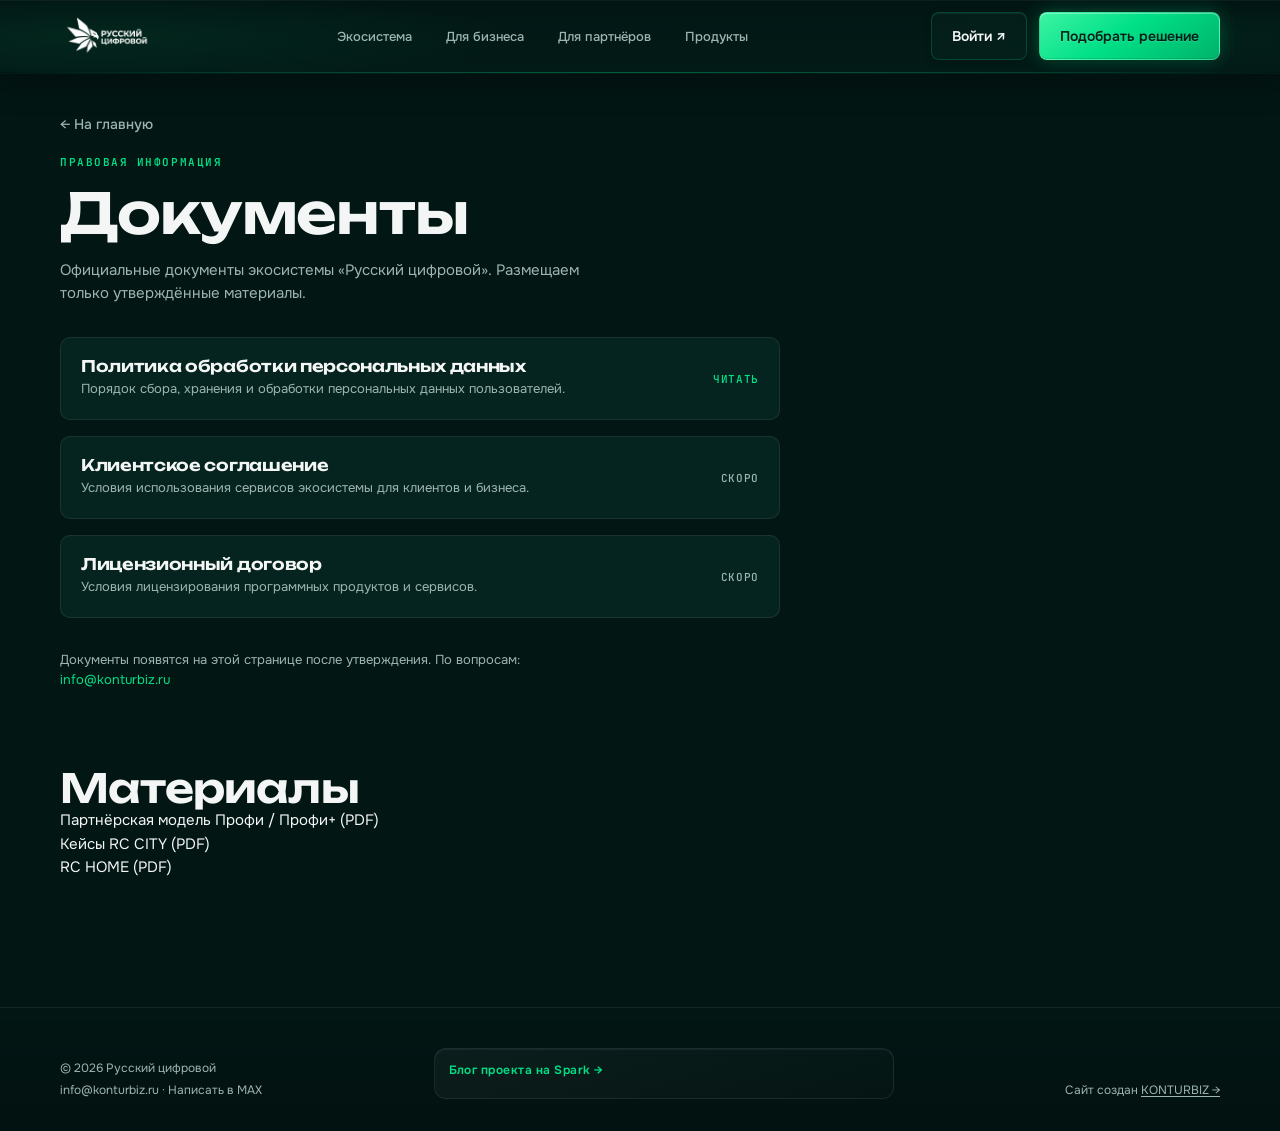
<file: docs/index.html>
<!DOCTYPE html>
<html lang="ru">
<head>
  <meta charset="UTF-8">
  <meta name="viewport" content="width=device-width, initial-scale=1, viewport-fit=cover">
  <title>Документы — Русский цифровой</title>
  <meta name="description" content="Правовые документы экосистемы Русский цифровой: политика обработки персональных данных, клиентское соглашение, лицензионный договор.">
  <meta name="robots" content="index, follow">
  <link rel="canonical" href="https://русскийцифровой.рф/docs/">

  <link rel="icon" href="../assets/favicon/favicon.ico" sizes="any">
  <link rel="icon" type="image/png" sizes="32x32" href="../assets/favicon/favicon-32.png">
  <link rel="apple-touch-icon" href="../assets/favicon/apple-touch-icon.png">

  <link rel="preconnect" href="https://fonts.googleapis.com">
  <link rel="preconnect" href="https://fonts.gstatic.com" crossorigin>
  <link href="https://fonts.googleapis.com/css2?family=Unbounded:wght@500;600;700&family=Onest:wght@400;500;600&family=JetBrains+Mono:wght@400;500;600&display=swap" rel="stylesheet">

  <link rel="stylesheet" href="../css/tokens.css">
  <link rel="stylesheet" href="../css/base.css">
  <link rel="stylesheet" href="../css/components.css">
  <link rel="stylesheet" href="../css/layout.css">
  <link rel="stylesheet" href="../css/sections.css">
  <link rel="stylesheet" href="../css/responsive.css">
  <style>
    .docs-page { padding: var(--space-10) 0 var(--space-16); }
    .docs-page h1 { margin-bottom: var(--space-4); color: var(--color-text); }
    .docs-lead { color: var(--color-text-secondary); max-width: 52ch; margin-bottom: var(--space-8); }
    .docs-list { display: grid; gap: var(--space-4); max-width: 720px; }
    .doc-item {
      display: flex; align-items: center; justify-content: space-between; gap: var(--space-4);
      padding: var(--space-5); background: var(--color-surface); border: 1px solid var(--color-border);
      border-radius: 10px;
    }
    .doc-item h2 { font-size: 16px; font-weight: 600; margin: 0 0 4px; color: var(--color-text); }
    .doc-item p { margin: 0; font-size: 13px; color: var(--color-text-secondary); }
    .doc-item .status {
      font: 500 11px var(--font-mono); letter-spacing: 0.06em; text-transform: uppercase;
      color: var(--color-text-secondary); white-space: nowrap;
    }
    .docs-note { margin-top: var(--space-8); font-size: 13px; color: var(--color-text-secondary); max-width: 52ch; }
    .docs-note a { color: var(--color-primary); }
    .docs-back {
      display: inline-flex; align-items: center; gap: 8px; margin-bottom: var(--space-6);
      font: 500 14px var(--font-body); color: var(--color-text-secondary);
    }
    .docs-back:hover { color: var(--color-primary); }
  </style>
<link rel="stylesheet" href="../css/widget.css?v=20261009">
</head>
<body>
  <header class="header" role="banner">
    <div class="container header-inner">
            <a href="../index.html" class="logo" aria-label="Русский цифровой">
        <img
          class="logo-wordmark"
          src="../assets/logo/logo.svg"
          width="117"
          height="48"
          alt="Русский цифровой"
          decoding="async"
        >
      </a>
      <nav class="nav" aria-label="Навигация">
        <a href="../index.html#ecosystem">Экосистема</a>
        <a href="../index.html#business">Для бизнеса</a>
        <a href="../index.html#partners">Для партнёров</a>
        <a href="../index.html#products">Продукты</a>
      </nav>
      <div class="header-actions">
        <!--noindex--><a href="https://panel.rc.company/registration?promocode=LYHHKKRK" class="btn btn-outline" target="_blank" rel="nofollow noopener noreferrer">Войти ↗</a><!--/noindex-->
        <a href="../index.html#solutions" class="btn btn-primary">Подобрать решение</a>
      </div>
    </div>
  </header>

  <main class="docs-page">
    <div class="container">
      <a href="../index.html" class="docs-back">← На главную</a>
      <p class="eyebrow">Правовая информация</p>
      <h1>Документы</h1>
      <p class="docs-lead">Официальные документы экосистемы «Русский цифровой». Размещаем только утверждённые материалы.</p>

      <div class="docs-list">
        <article class="doc-item">
          <div>
            <h2>Политика обработки персональных данных</h2>
            <p>Порядок сбора, хранения и обработки персональных данных пользователей.</p>
          </div>
          <a class="status" href="privacy/index.html" style="color:var(--color-primary)">Читать</a>
        </article>
        <article class="doc-item">
          <div>
            <h2>Клиентское соглашение</h2>
            <p>Условия использования сервисов экосистемы для клиентов и бизнеса.</p>
          </div>
          <span class="status">Скоро</span>
        </article>
        <article class="doc-item">
          <div>
            <h2>Лицензионный договор</h2>
            <p>Условия лицензирования программных продуктов и сервисов.</p>
          </div>
          <span class="status">Скоро</span>
        </article>
      </div>

      <p class="docs-note">
        Документы появятся на этой странице после утверждения. По вопросам:
        <a href="mailto:info@konturbiz.ru">info@konturbiz.ru</a>
      </p>
    </div>
    <section class="section"><div class="container">
    <h2>Материалы</h2>
    <ul>
      <li><a href="../assets/docs/rc-partner-profi.pdf" target="_blank" rel="noopener">Партнёрская модель Профи / Профи+ (PDF)</a></li>
      <li><a href="../assets/docs/rc-city-cases.pdf" target="_blank" rel="noopener">Кейсы RC CITY (PDF)</a></li>
      <li><a href="../assets/docs/rc-home.pdf" target="_blank" rel="noopener">RC HOME (PDF)</a></li>
    </ul>
  </div></section>
</main>

  <footer class="footer" role="contentinfo">
    <div class="container">
      <div class="footer-bottom" style="border-top:0;padding-top:0">
        <div>
          <div>© 2026 Русский цифровой</div>
          <div style="margin-top:4px">
            <a href="mailto:info@konturbiz.ru" style="color:inherit">info@konturbiz.ru</a>
            · <a href="https://max.ru/u/f9LHodD0cOK9j1Kr6UZIS_UpBEObbNj3xYCXdviZWiObDQvOsHffp3Gc1kM" target="_blank" rel="noopener noreferrer" style="color:inherit">Написать в MAX</a>
          </div>
        </div>
        <div class="spark-slot"><a class="spark-head" href="https://spark.ru/startup/rcbiz" target="_blank" rel="noopener noreferrer">Блог проекта на Spark →</a>
<div name="spark_widget" data-type="blog" data-key="40740"></div>
<script>
   !(function(d){
      if ( !d.getElementById('spark_widgets_instance') ) {
          var tag   = d.createElement( 'script' );
          tag.id    = 'spark_widgets_instance';
          tag.async = !0;
          tag.src   = 'https://spark.ru/public/js/widgets/spark.js';
          var f = d.getElementsByTagName( 'script' );
                  ( f.length )
                      ? f[0].parentNode.insertBefore( tag, f[0] )
                      : d.head.appendChild( tag );
      } else { window.sparkWidgets && sparkWidgets.init(); };
   })(document);
</script></div><div class="footer-attr">
          Сайт создан <a href="https://konturbiz.ru/" target="_blank" rel="noopener noreferrer">KONTURBIZ →</a>
        </div>
      </div>
    </div>
  </footer>
</body>
</html>
</file>
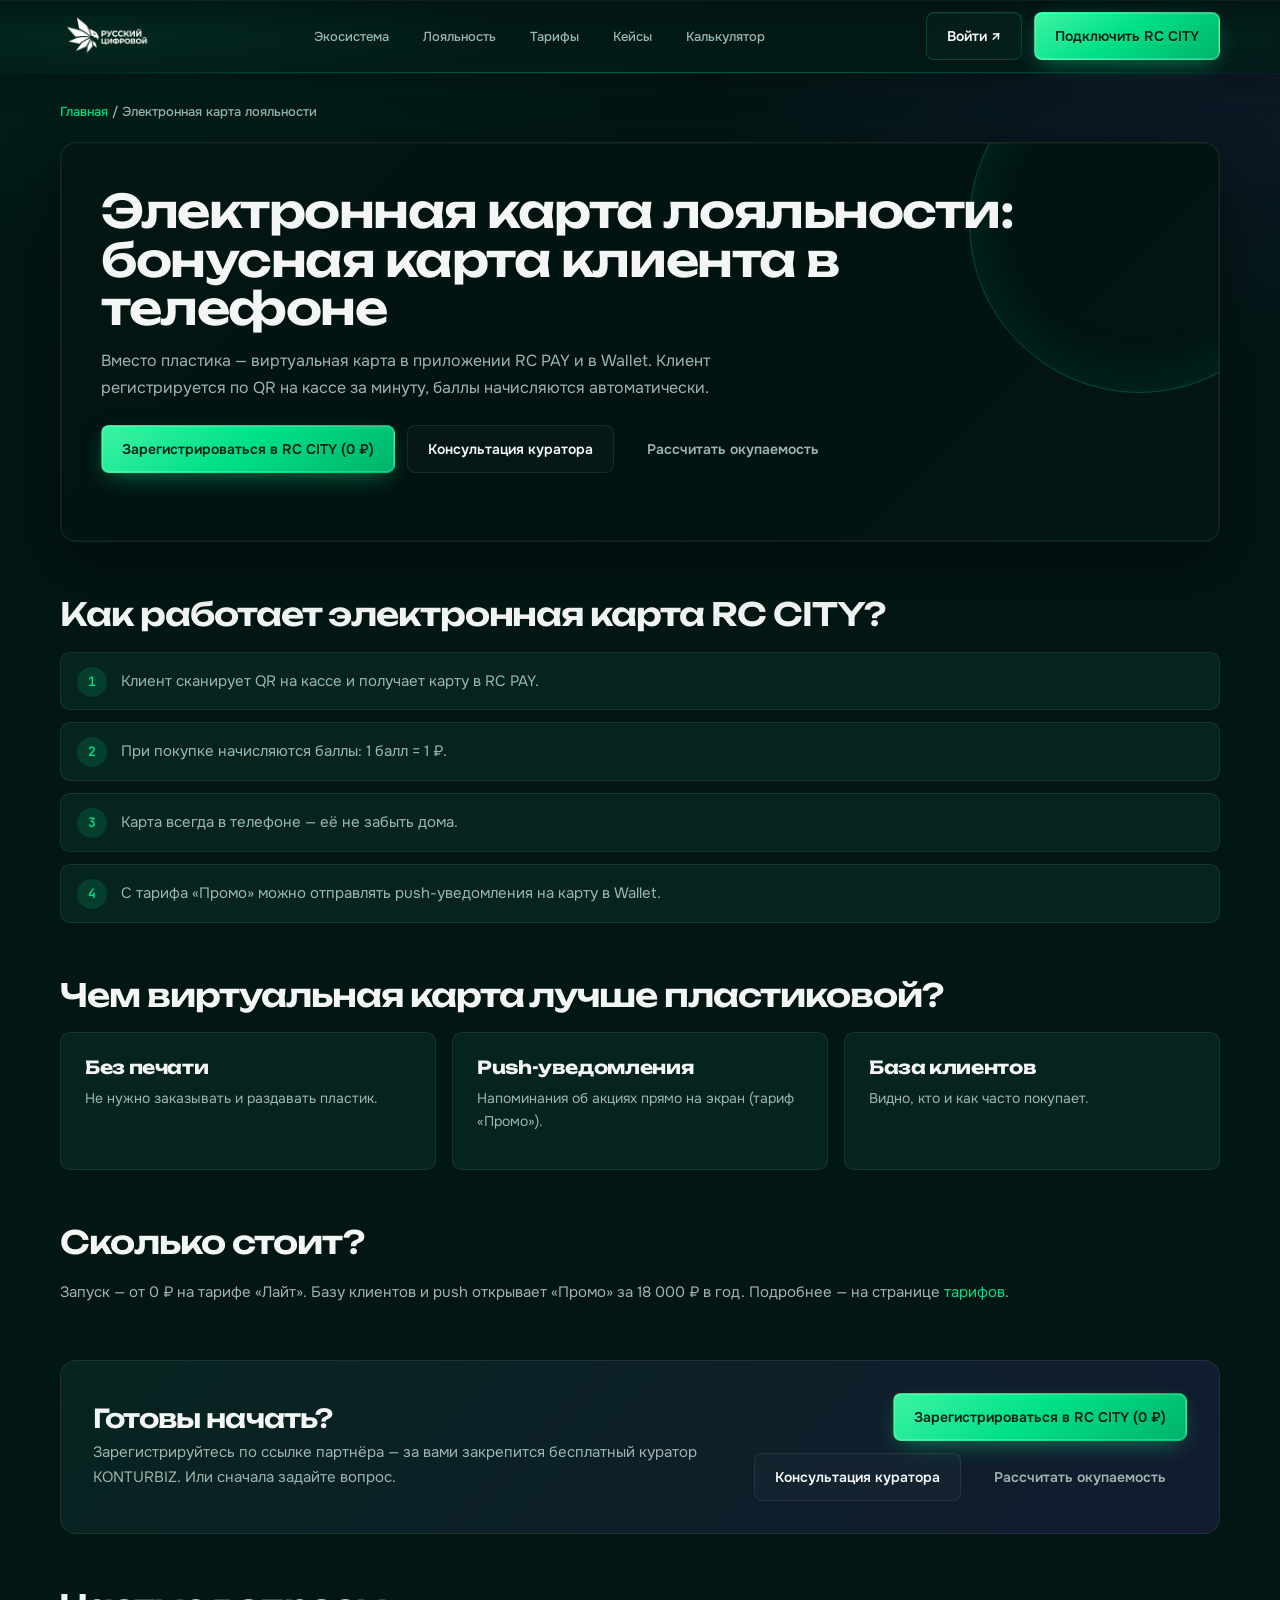
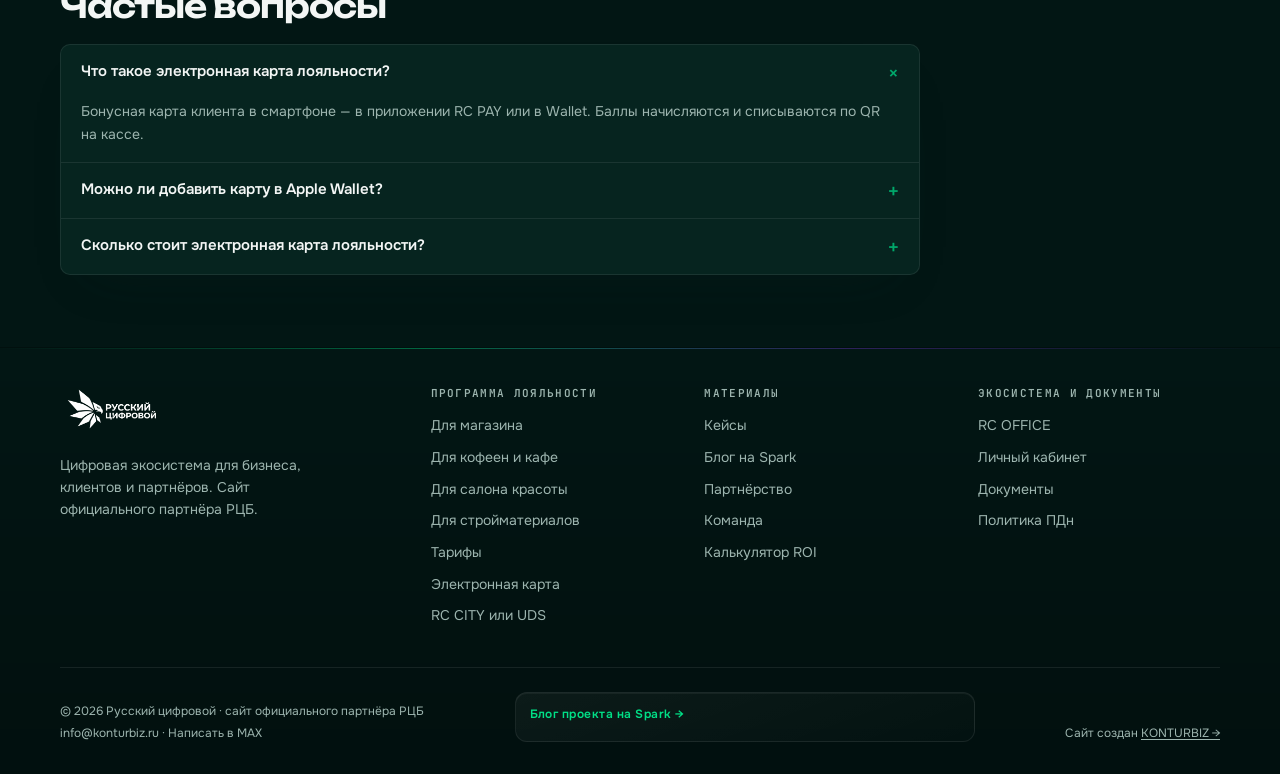
<file: elektronnaya-karta-loyalnosti/index.html>
<!DOCTYPE html><html lang="ru"><head><meta charset="UTF-8"><meta name="viewport" content="width=device-width, initial-scale=1, viewport-fit=cover"><title>Электронная карта лояльности для бизнеса: карта в Wallet от 0 ₽ — RC CITY</title><meta name="description" content="Электронная бонусная карта клиента в телефоне: Wallet и приложение RC PAY. Без пластика, с push-уведомлениями и аналитикой. Подключение от 0 ₽."><meta name="robots" content="index, follow, max-image-preview:large"><link rel="canonical" href="https://русскийцифровой.рф/elektronnaya-karta-loyalnosti/"><meta property="og:type" content="website"><meta property="og:locale" content="ru_RU"><meta property="og:site_name" content="Русский цифровой"><meta property="og:title" content="Электронная карта лояльности для бизнеса: карта в Wallet от 0 ₽ — RC CITY"><meta property="og:description" content="Электронная бонусная карта клиента в телефоне: Wallet и приложение RC PAY. Без пластика, с push-уведомлениями и аналитикой. Подключение от 0 ₽."><meta property="og:url" content="https://русскийцифровой.рф/elektronnaya-karta-loyalnosti/"><meta property="og:image" content="https://русскийцифровой.рф/assets/og/og-preview-1200x630.png"><meta name="twitter:card" content="summary_large_image"><link rel="icon" href="../assets/favicon/favicon.ico" sizes="any"><link rel="icon" type="image/png" sizes="32x32" href="../assets/favicon/favicon-32.png"><link rel="apple-touch-icon" href="../assets/favicon/apple-touch-icon.png"><link rel="preconnect" href="https://fonts.googleapis.com"><link rel="preconnect" href="https://fonts.gstatic.com" crossorigin><link href="https://fonts.googleapis.com/css2?family=Unbounded:wght@500;600;700&family=Onest:wght@400;500;600&family=JetBrains+Mono:wght@400;500;600&display=swap" rel="stylesheet"><link rel="stylesheet" href="../css/tokens.css?v=20261008"><link rel="stylesheet" href="../css/base.css?v=20261008"><link rel="stylesheet" href="../css/components.css?v=20261008"><link rel="stylesheet" href="../css/layout.css?v=20261008"><link rel="stylesheet" href="../css/sections.css?v=20261008"><link rel="stylesheet" href="../css/responsive.css?v=20261008"><link rel="stylesheet" href="../css/pages.css?v=20261008"><link rel="stylesheet" href="../css/premium.css?v=20261008"><script type="application/ld+json">[{"@context": "https://schema.org", "@type": "BreadcrumbList", "itemListElement": [{"@type": "ListItem", "position": 1, "name": "Главная", "item": "https://русскийцифровой.рф/"}, {"@type": "ListItem", "position": 2, "name": "Электронная карта лояльности", "item": "https://русскийцифровой.рф/elektronnaya-karta-loyalnosti/"}]}, {"@context": "https://schema.org", "@type": "WebPage", "name": "Электронная карта лояльности для бизнеса: карта в Wallet от 0 ₽ — RC CITY", "description": "Электронная бонусная карта клиента в телефоне: Wallet и приложение RC PAY. Без пластика, с push-уведомлениями и аналитикой. Подключение от 0 ₽.", "url": "https://русскийцифровой.рф/elektronnaya-karta-loyalnosti/", "inLanguage": "ru-RU"}, {"@context": "https://schema.org", "@type": "FAQPage", "mainEntity": [{"@type": "Question", "name": "Что такое электронная карта лояльности?", "acceptedAnswer": {"@type": "Answer", "text": "Бонусная карта клиента в смартфоне — в приложении RC PAY или в Wallet. Баллы начисляются и списываются по QR на кассе."}}, {"@type": "Question", "name": "Можно ли добавить карту в Apple Wallet?", "acceptedAnswer": {"@type": "Answer", "text": "Да, а с тарифа «Промо» можно отправлять на неё push-уведомления."}}, {"@type": "Question", "name": "Сколько стоит электронная карта лояльности?", "acceptedAnswer": {"@type": "Answer", "text": "Подключение RC CITY начинается с бесплатного тарифа «Лайт». Платные тарифы — 18 000 ₽ и 39 000 ₽ в год."}}]}]</script><link rel="stylesheet" href="../css/widget.css?v=20261009">
</head><body><header class="header" role="banner"><div class="container header-inner"><a href="../index.html" class="logo" aria-label="Русский цифровой — на главную"><img class="logo-wordmark" src="../assets/logo/logo.svg" width="140" height="60" alt="Русский цифровой" decoding="async"></a><nav class="nav" aria-label="Основная навигация"><a href="../index.html#ecosystem">Экосистема</a><a href="../programma-loyalnosti-dlya-magazina/index.html">Лояльность</a><a href="../tarify-rc-city/index.html">Тарифы</a><a href="../keysy/index.html">Кейсы</a><a href="../loyalty-calculator/index.html">Калькулятор</a></nav><div class="header-actions"><!--noindex--><a href="https://panel.rc.company/registration?promocode=LYHHKKRK" class="btn btn-outline" target="_blank" rel="nofollow noopener noreferrer">Войти ↗</a><!--/noindex--><a href="https://konturbiz.ru/pages/services/loyalty.html" class="btn btn-primary" target="_blank" rel="noopener noreferrer">Подключить RC CITY</a><button class="menu-btn" type="button" aria-label="Открыть меню" aria-expanded="false" aria-controls="mobile-nav" id="menu-toggle"><svg width="22" height="22" viewBox="0 0 24 24" fill="none" stroke="currentColor" stroke-width="2" aria-hidden="true"><path d="M4 7h16M4 12h16M4 17h16"/></svg></button></div></div><div class="mobile-nav" id="mobile-nav" hidden><a href="../index.html#ecosystem">Экосистема</a><a href="../programma-loyalnosti-dlya-magazina/index.html">Лояльность</a><a href="../tarify-rc-city/index.html">Тарифы</a><a href="../keysy/index.html">Кейсы</a><a href="../loyalty-calculator/index.html">Калькулятор</a><a href="../partnerstvo/index.html">Партнёрство</a><a href="../o-partnere/index.html">Команда</a><!--noindex--><a href="https://panel.rc.company/registration?promocode=LYHHKKRK" target="_blank" rel="nofollow noopener noreferrer">Войти ↗</a><!--/noindex--><a href="https://konturbiz.ru/pages/services/loyalty.html" class="btn btn-primary" target="_blank" rel="noopener noreferrer">Подключить RC CITY</a></div></header><main class="pg"><div class="container"><p class="crumbs"><a href="../index.html">Главная</a> / Электронная карта лояльности</p><div class="phero"><h1>Электронная карта лояльности: бонусная карта клиента в телефоне</h1><p class="lead">Вместо пластика — виртуальная карта в приложении RC PAY и в Wallet. Клиент регистрируется по QR на кассе за минуту, баллы начисляются автоматически.</p><div class="acts"><a class="btn btn-primary" href="https://rc.city/register-code?code=LYHHKKRK" target="_blank" rel="noopener">Зарегистрироваться в RC CITY (0 ₽)</a><a class="btn btn-outline" href="../index.html#contact">Консультация куратора</a><a href="../loyalty-calculator/index.html" class="btn btn-ghost">Рассчитать окупаемость</a></div></div>
<h2>Как работает электронная карта RC CITY?</h2><ol class="steps"><li>Клиент сканирует QR на кассе и получает карту в RC PAY.</li><li>При покупке начисляются баллы: 1 балл = 1 ₽.</li><li>Карта всегда в телефоне — её не забыть дома.</li><li>С тарифа «Промо» можно отправлять push-уведомления на карту в Wallet.</li></ol>
<h2>Чем виртуальная карта лучше пластиковой?</h2><div class="mosaic"><div class="card s4"><h3>Без печати</h3><p class="aeo">Не нужно заказывать и раздавать пластик.</p></div><div class="card s4"><h3>Push-уведомления</h3><p class="aeo">Напоминания об акциях прямо на экран (тариф «Промо»).</p></div><div class="card s4"><h3>База клиентов</h3><p class="aeo">Видно, кто и как часто покупает.</p></div></div>
<h2>Сколько стоит?</h2><p class="aeo">Запуск — от 0 ₽ на тарифе «Лайт». Базу клиентов и push открывает «Промо» за 18 000 ₽ в год. Подробнее — на странице <a href="../tarify-rc-city/index.html">тарифов</a>.</p><div class="band"><div><h2>Готовы начать?</h2><p class="aeo">Зарегистрируйтесь по ссылке партнёра — за вами закрепится бесплатный куратор KONTURBIZ. Или сначала задайте вопрос.</p></div><div class="acts"><a class="btn btn-primary" href="https://rc.city/register-code?code=LYHHKKRK" target="_blank" rel="noopener">Зарегистрироваться в RC CITY (0 ₽)</a><a class="btn btn-outline" href="../index.html#contact">Консультация куратора</a><a href="../loyalty-calculator/index.html" class="btn btn-ghost">Рассчитать окупаемость</a></div></div><h2>Частые вопросы</h2><div class="faq-list"><details class="faq-item" open><summary>Что такое электронная карта лояльности?</summary><p class="faq-answer">Бонусная карта клиента в смартфоне — в приложении RC PAY или в Wallet. Баллы начисляются и списываются по QR на кассе.</p></details><details class="faq-item"><summary>Можно ли добавить карту в Apple Wallet?</summary><p class="faq-answer">Да, а с тарифа «Промо» можно отправлять на неё push-уведомления.</p></details><details class="faq-item"><summary>Сколько стоит электронная карта лояльности?</summary><p class="faq-answer">Подключение RC CITY начинается с бесплатного тарифа «Лайт». Платные тарифы — 18 000 ₽ и 39 000 ₽ в год.</p></details></div></div></main><footer class="footer" role="contentinfo"><div class="container"><div class="footer-grid"><div class="footer-brand"><a href="../index.html" class="logo logo-footer" aria-label="Русский цифровой"><img class="logo-wordmark logo-wordmark-footer" src="../assets/logo/logo.svg" width="150" height="64" alt="Русский цифровой" decoding="async" loading="lazy"></a><p>Цифровая экосистема для бизнеса, клиентов и партнёров. Сайт официального партнёра РЦБ.</p></div><div><h4>Программа лояльности</h4><div class="footer-links"><a href="../programma-loyalnosti-dlya-magazina/index.html">Для магазина</a><a href="../programma-loyalnosti-dlya-kofeen-i-kafe/index.html">Для кофеен и кафе</a><a href="../elektronnaya-karta-loyalnosti/index.html">Для салона красоты</a><a href="../programma-loyalnosti-dlya-stroymaterialov/index.html">Для стройматериалов</a><a href="../tarify-rc-city/index.html">Тарифы</a><a href="../elektronnaya-karta-loyalnosti/index.html">Электронная карта</a><a href="../sravnenie-rc-city-i-uds/index.html">RC CITY или UDS</a></div></div><div><h4>Материалы</h4><div class="footer-links"><a href="../keysy/index.html">Кейсы</a><a href="https://spark.ru/startup/rcbiz" target="_blank" rel="noopener noreferrer">Блог на Spark</a><a href="../partnerstvo/index.html">Партнёрство</a><a href="../o-partnere/index.html">Команда</a><a href="../loyalty-calculator/index.html" >Калькулятор ROI</a></div></div><div><h4>Экосистема и документы</h4><div class="footer-links"><!--noindex--><a href="https://panel.rc.company/registration?promocode=LYHHKKRK" target="_blank" rel="nofollow noopener noreferrer">RC OFFICE</a><!--/noindex--><a href="../lichnyy-kabinet/index.html">Личный кабинет</a><a href="../docs/index.html">Документы</a><a href="../docs/privacy/index.html">Политика ПДн</a></div></div></div><div class="footer-bottom"><div><div>© 2026 Русский цифровой · сайт официального партнёра РЦБ</div><div style="margin-top:4px"><a href="mailto:info@konturbiz.ru" style="color:inherit">info@konturbiz.ru</a> · <a href="https://max.ru/u/f9LHodD0cOK9j1Kr6UZIS_UpBEObbNj3xYCXdviZWiObDQvOsHffp3Gc1kM" target="_blank" rel="noopener noreferrer" style="color:inherit">Написать в MAX</a></div></div><div class="spark-slot"><a class="spark-head" href="https://spark.ru/startup/rcbiz" target="_blank" rel="noopener noreferrer">Блог проекта на Spark →</a>
<div name="spark_widget" data-type="blog" data-key="40740"></div>
<script>
   !(function(d){
      if ( !d.getElementById('spark_widgets_instance') ) {
          var tag   = d.createElement( 'script' );
          tag.id    = 'spark_widgets_instance';
          tag.async = !0;
          tag.src   = 'https://spark.ru/public/js/widgets/spark.js';
          var f = d.getElementsByTagName( 'script' );
                  ( f.length )
                      ? f[0].parentNode.insertBefore( tag, f[0] )
                      : d.head.appendChild( tag );
      } else { window.sparkWidgets && sparkWidgets.init(); };
   })(document);
</script></div><div class="footer-attr">Сайт создан <a href="https://konturbiz.ru/" target="_blank" rel="noopener noreferrer">KONTURBIZ →</a></div></div></div></footer><script src="../js/site.js?v=20261008" defer></script><script>(function(m,e,t,r,i,k,a){m[i]=m[i]||function(){(m[i].a=m[i].a||[]).push(arguments)};m[i].l=1*new Date();k=e.createElement(t),a=e.getElementsByTagName(t)[0],k.async=1,k.src=r,a.parentNode.insertBefore(k,a)})(window,document,"script","https://mc.yandex.ru/metrika/tag.js?id=113381588","ym");ym(113381588,"init",{clickmap:true,trackLinks:true,accurateTrackBounce:true});</script><noscript><div><img src="https://mc.yandex.ru/watch/113381588" style="position:absolute;left:-9999px" alt=""></div></noscript></body></html>
</file>
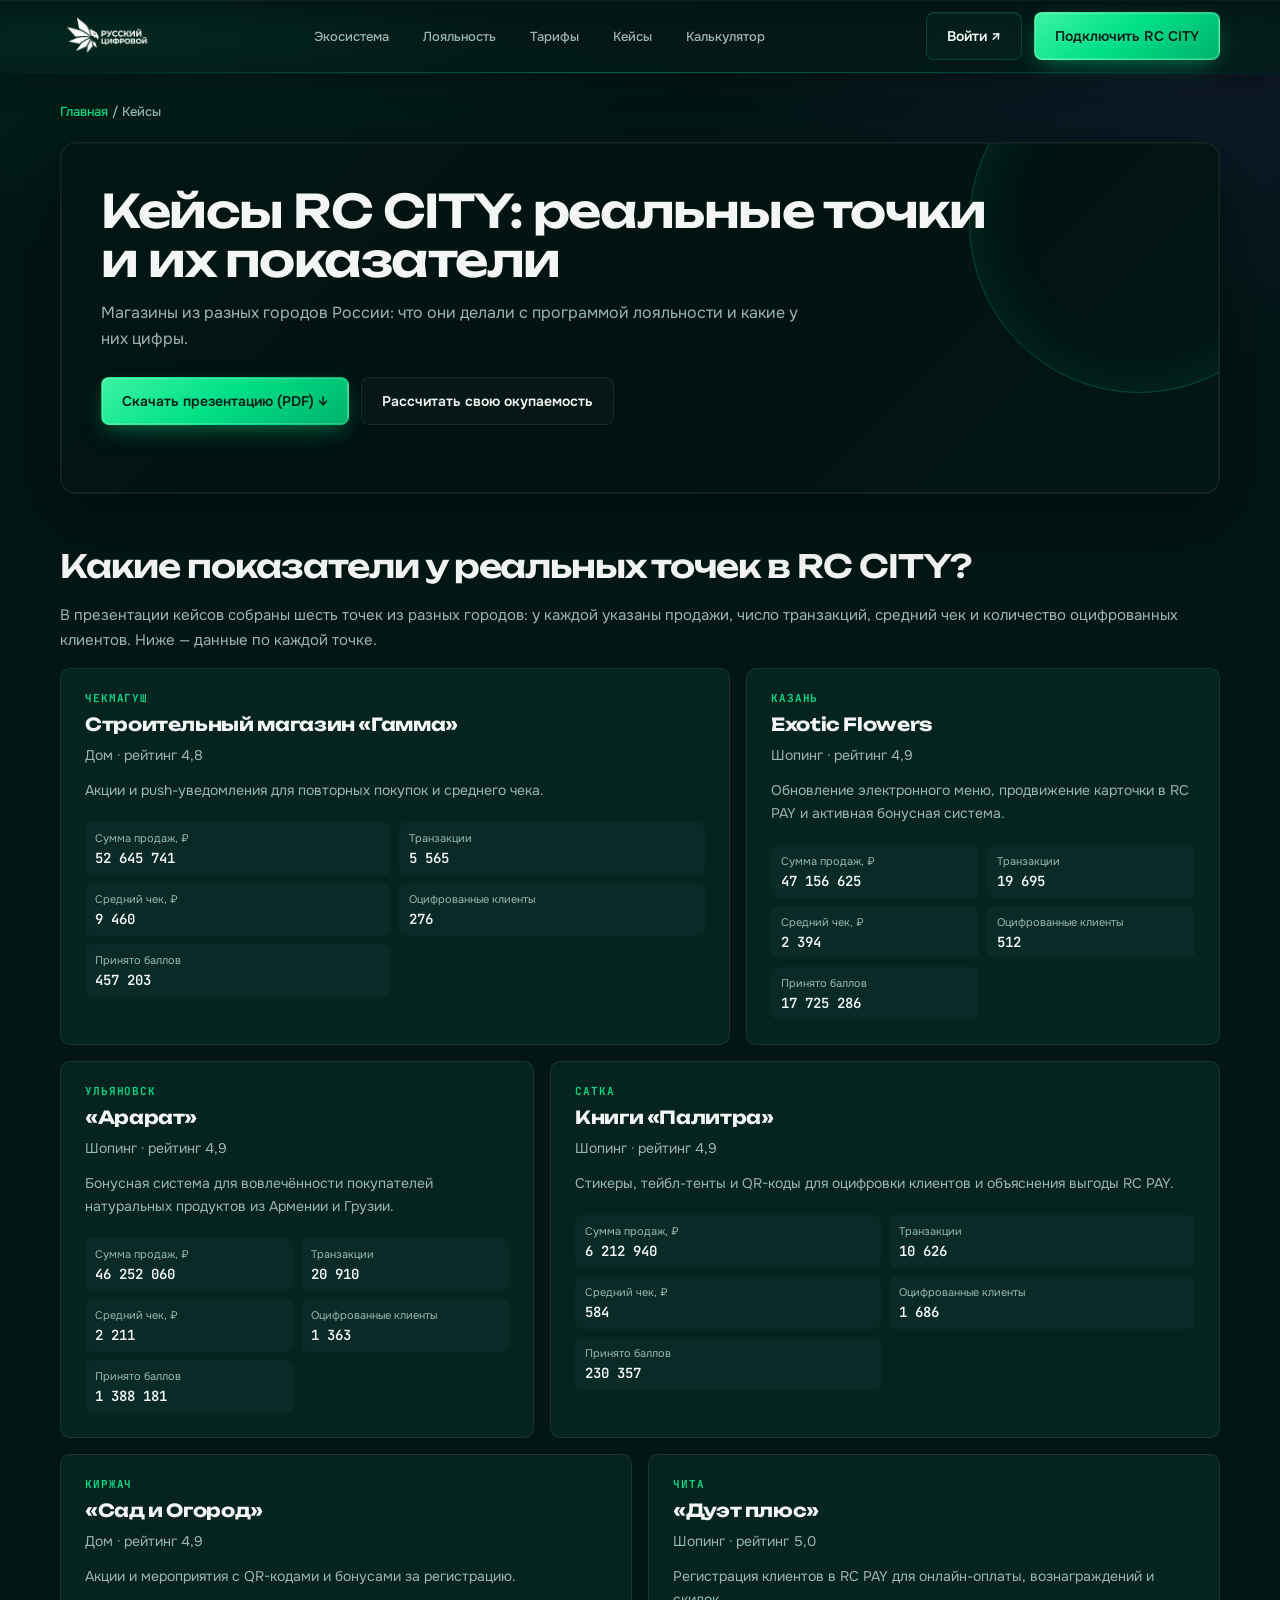
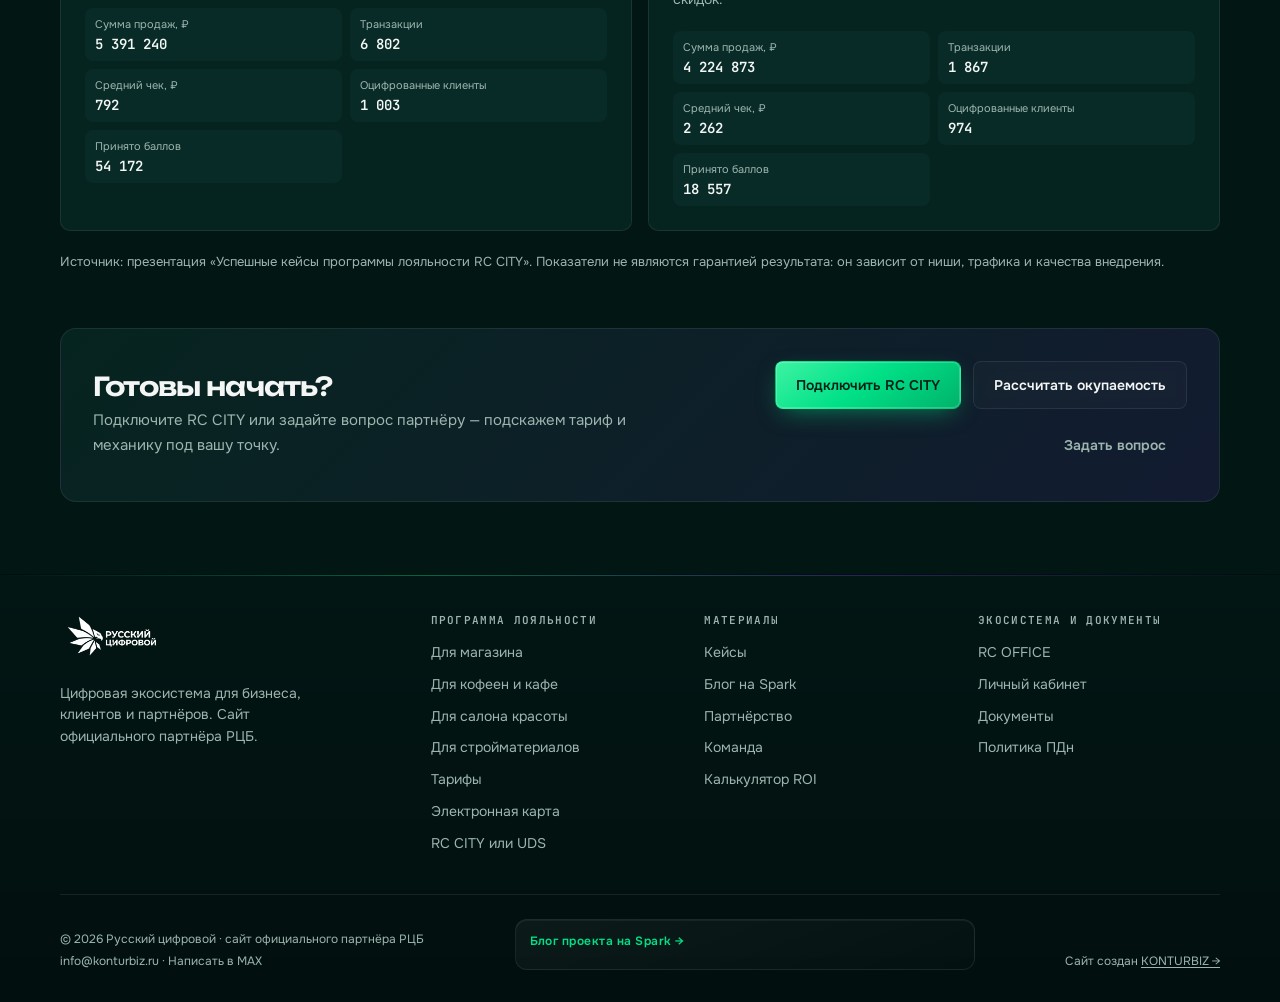
<file: keysy/index.html>
<!DOCTYPE html><html lang="ru"><head><meta charset="UTF-8"><meta name="viewport" content="width=device-width, initial-scale=1, viewport-fit=cover"><title>Кейсы RC CITY: примеры программы лояльности с цифрами — Русский цифровой</title><meta name="description" content="Шесть точек в RC CITY: сумма продаж, транзакции, средний чек, оцифрованные клиенты. Что делали и какие показатели получили. Источник — презентация кейсов."><meta name="robots" content="index, follow, max-image-preview:large"><link rel="canonical" href="https://русскийцифровой.рф/keysy/"><meta property="og:type" content="website"><meta property="og:locale" content="ru_RU"><meta property="og:site_name" content="Русский цифровой"><meta property="og:title" content="Кейсы RC CITY: примеры программы лояльности с цифрами — Русский цифровой"><meta property="og:description" content="Шесть точек в RC CITY: сумма продаж, транзакции, средний чек, оцифрованные клиенты. Что делали и какие показатели получили. Источник — презентация кейсов."><meta property="og:url" content="https://русскийцифровой.рф/keysy/"><meta property="og:image" content="https://русскийцифровой.рф/assets/og/og-preview-1200x630.png"><meta name="twitter:card" content="summary_large_image"><link rel="icon" href="../assets/favicon/favicon.ico" sizes="any"><link rel="icon" type="image/png" sizes="32x32" href="../assets/favicon/favicon-32.png"><link rel="apple-touch-icon" href="../assets/favicon/apple-touch-icon.png"><link rel="preconnect" href="https://fonts.googleapis.com"><link rel="preconnect" href="https://fonts.gstatic.com" crossorigin><link href="https://fonts.googleapis.com/css2?family=Unbounded:wght@500;600;700&family=Onest:wght@400;500;600&family=JetBrains+Mono:wght@400;500;600&display=swap" rel="stylesheet"><link rel="stylesheet" href="../css/tokens.css?v=20261008"><link rel="stylesheet" href="../css/base.css?v=20261008"><link rel="stylesheet" href="../css/components.css?v=20261008"><link rel="stylesheet" href="../css/layout.css?v=20261008"><link rel="stylesheet" href="../css/sections.css?v=20261008"><link rel="stylesheet" href="../css/responsive.css?v=20261008"><link rel="stylesheet" href="../css/pages.css?v=20261008"><link rel="stylesheet" href="../css/premium.css?v=20261008"><script type="application/ld+json">[{"@context": "https://schema.org", "@type": "BreadcrumbList", "itemListElement": [{"@type": "ListItem", "position": 1, "name": "Главная", "item": "https://русскийцифровой.рф/"}, {"@type": "ListItem", "position": 2, "name": "Кейсы", "item": "https://русскийцифровой.рф/keysy/"}]}, {"@context": "https://schema.org", "@type": "WebPage", "name": "Кейсы RC CITY: примеры программы лояльности с цифрами — Русский цифровой", "description": "Шесть точек в RC CITY: сумма продаж, транзакции, средний чек, оцифрованные клиенты. Что делали и какие показатели получили. Источник — презентация кейсов.", "url": "https://русскийцифровой.рф/keysy/", "inLanguage": "ru-RU", "isPartOf": {"@type": "WebSite", "name": "Русский цифровой", "url": "https://русскийцифровой.рф/"}, "speakable": {"@type": "SpeakableSpecification", "cssSelector": [".phero .lead", ".aeo", ".faq-answer"]}}]</script><link rel="stylesheet" href="../css/widget.css?v=20261009">
</head><body><header class="header" role="banner"><div class="container header-inner"><a href="../index.html" class="logo" aria-label="Русский цифровой — на главную"><img class="logo-wordmark" src="../assets/logo/logo.svg" width="140" height="60" alt="Русский цифровой" decoding="async"></a><nav class="nav" aria-label="Основная навигация"><a href="../index.html#ecosystem">Экосистема</a><a href="../programma-loyalnosti-dlya-magazina/index.html">Лояльность</a><a href="../tarify-rc-city/index.html">Тарифы</a><a href="../keysy/index.html">Кейсы</a><a href="../loyalty-calculator/index.html">Калькулятор</a></nav><div class="header-actions"><!--noindex--><a href="https://panel.rc.company/registration?promocode=LYHHKKRK" class="btn btn-outline" target="_blank" rel="nofollow noopener noreferrer">Войти ↗</a><!--/noindex--><a href="https://konturbiz.ru/pages/services/loyalty.html" class="btn btn-primary" target="_blank" rel="noopener noreferrer">Подключить RC CITY</a><button class="menu-btn" type="button" aria-label="Открыть меню" aria-expanded="false" aria-controls="mobile-nav" id="menu-toggle"><svg width="22" height="22" viewBox="0 0 24 24" fill="none" stroke="currentColor" stroke-width="2" aria-hidden="true"><path d="M4 7h16M4 12h16M4 17h16"/></svg></button></div></div><div class="mobile-nav" id="mobile-nav" hidden><a href="../index.html#ecosystem">Экосистема</a><a href="../programma-loyalnosti-dlya-magazina/index.html">Лояльность</a><a href="../tarify-rc-city/index.html">Тарифы</a><a href="../keysy/index.html">Кейсы</a><a href="../loyalty-calculator/index.html">Калькулятор</a><a href="../partnerstvo/index.html">Партнёрство</a><a href="../o-partnere/index.html">Команда</a><!--noindex--><a href="https://panel.rc.company/registration?promocode=LYHHKKRK" target="_blank" rel="nofollow noopener noreferrer">Войти ↗</a><!--/noindex--><a href="https://konturbiz.ru/pages/services/loyalty.html" class="btn btn-primary" target="_blank" rel="noopener noreferrer">Подключить RC CITY</a></div></header><main class="pg"><div class="container"><p class="crumbs"><a href="../index.html">Главная</a> / Кейсы</p><div class="phero"><h1>Кейсы RC CITY: реальные точки и их показатели</h1><p class="lead">Магазины из разных городов России: что они делали с программой лояльности и какие у них цифры.</p><div class="acts"><a class="btn btn-primary" href="../assets/docs/rc-city-cases.pdf" download>Скачать презентацию (PDF) ↓</a><a href="../loyalty-calculator/index.html" class="btn btn-outline">Рассчитать свою окупаемость</a></div></div><h2>Какие показатели у реальных точек в RC CITY?</h2><p class="aeo">В презентации кейсов собраны шесть точек из разных городов: у каждой указаны продажи, число транзакций, средний чек и количество оцифрованных клиентов. Ниже — данные по каждой точке.</p><div class="mosaic"><article class="card s7"><span class="tag">Чекмагуш</span><h3>Строительный магазин «Гамма»</h3><p class="note">Дом · рейтинг 4,8</p><p>Акции и push-уведомления для повторных покупок и среднего чека.</p><dl class="kpi"><div><dt>Сумма продаж, ₽</dt><dd>52 645 741</dd></div><div><dt>Транзакции</dt><dd>5 565</dd></div><div><dt>Средний чек, ₽</dt><dd>9 460</dd></div><div><dt>Оцифрованные клиенты</dt><dd>276</dd></div><div><dt>Принято баллов</dt><dd>457 203</dd></div></dl></article><article class="card s5"><span class="tag">Казань</span><h3>Exotic Flowers</h3><p class="note">Шопинг · рейтинг 4,9</p><p>Обновление электронного меню, продвижение карточки в RC PAY и активная бонусная система.</p><dl class="kpi"><div><dt>Сумма продаж, ₽</dt><dd>47 156 625</dd></div><div><dt>Транзакции</dt><dd>19 695</dd></div><div><dt>Средний чек, ₽</dt><dd>2 394</dd></div><div><dt>Оцифрованные клиенты</dt><dd>512</dd></div><div><dt>Принято баллов</dt><dd>17 725 286</dd></div></dl></article><article class="card s5"><span class="tag">Ульяновск</span><h3>«Арарат»</h3><p class="note">Шопинг · рейтинг 4,9</p><p>Бонусная система для вовлечённости покупателей натуральных продуктов из Армении и Грузии.</p><dl class="kpi"><div><dt>Сумма продаж, ₽</dt><dd>46 252 060</dd></div><div><dt>Транзакции</dt><dd>20 910</dd></div><div><dt>Средний чек, ₽</dt><dd>2 211</dd></div><div><dt>Оцифрованные клиенты</dt><dd>1 363</dd></div><div><dt>Принято баллов</dt><dd>1 388 181</dd></div></dl></article><article class="card s7"><span class="tag">Сатка</span><h3>Книги «Палитра»</h3><p class="note">Шопинг · рейтинг 4,9</p><p>Стикеры, тейбл-тенты и QR-коды для оцифровки клиентов и объяснения выгоды RC PAY.</p><dl class="kpi"><div><dt>Сумма продаж, ₽</dt><dd>6 212 940</dd></div><div><dt>Транзакции</dt><dd>10 626</dd></div><div><dt>Средний чек, ₽</dt><dd>584</dd></div><div><dt>Оцифрованные клиенты</dt><dd>1 686</dd></div><div><dt>Принято баллов</dt><dd>230 357</dd></div></dl></article><article class="card s6"><span class="tag">Киржач</span><h3>«Сад и Огород»</h3><p class="note">Дом · рейтинг 4,9</p><p>Акции и мероприятия с QR-кодами и бонусами за регистрацию.</p><dl class="kpi"><div><dt>Сумма продаж, ₽</dt><dd>5 391 240</dd></div><div><dt>Транзакции</dt><dd>6 802</dd></div><div><dt>Средний чек, ₽</dt><dd>792</dd></div><div><dt>Оцифрованные клиенты</dt><dd>1 003</dd></div><div><dt>Принято баллов</dt><dd>54 172</dd></div></dl></article><article class="card s6"><span class="tag">Чита</span><h3>«Дуэт плюс»</h3><p class="note">Шопинг · рейтинг 5,0</p><p>Регистрация клиентов в RC PAY для онлайн-оплаты, вознаграждений и скидок.</p><dl class="kpi"><div><dt>Сумма продаж, ₽</dt><dd>4 224 873</dd></div><div><dt>Транзакции</dt><dd>1 867</dd></div><div><dt>Средний чек, ₽</dt><dd>2 262</dd></div><div><dt>Оцифрованные клиенты</dt><dd>974</dd></div><div><dt>Принято баллов</dt><dd>18 557</dd></div></dl></article></div><p class="note" style="margin-top:20px">Источник: презентация «Успешные кейсы программы лояльности RC CITY». Показатели не являются гарантией результата: он зависит от ниши, трафика и качества внедрения.</p><div class="band"><div><h2>Готовы начать?</h2><p class="aeo">Подключите RC CITY или задайте вопрос партнёру — подскажем тариф и механику под вашу точку.</p></div><div class="acts"><a class="btn btn-primary" href="https://konturbiz.ru/pages/services/loyalty.html" target="_blank" rel="noopener noreferrer">Подключить RC CITY</a><a href="../loyalty-calculator/index.html" class="btn btn-outline">Рассчитать окупаемость</a><a class="btn btn-ghost" href="../index.html#contact">Задать вопрос</a></div></div></div></main><footer class="footer" role="contentinfo"><div class="container"><div class="footer-grid"><div class="footer-brand"><a href="../index.html" class="logo logo-footer" aria-label="Русский цифровой"><img class="logo-wordmark logo-wordmark-footer" src="../assets/logo/logo.svg" width="150" height="64" alt="Русский цифровой" decoding="async" loading="lazy"></a><p>Цифровая экосистема для бизнеса, клиентов и партнёров. Сайт официального партнёра РЦБ.</p></div><div><h4>Программа лояльности</h4><div class="footer-links"><a href="../programma-loyalnosti-dlya-magazina/index.html">Для магазина</a><a href="../programma-loyalnosti-dlya-kofeen-i-kafe/index.html">Для кофеен и кафе</a><a href="../programma-loyalnosti-dlya-salona-krasoty/index.html">Для салона красоты</a><a href="../programma-loyalnosti-dlya-stroymaterialov/index.html">Для стройматериалов</a><a href="../tarify-rc-city/index.html">Тарифы</a><a href="../elektronnaya-karta-loyalnosti/index.html">Электронная карта</a><a href="../sravnenie-rc-city-i-uds/index.html">RC CITY или UDS</a></div></div><div><h4>Материалы</h4><div class="footer-links"><a href="../keysy/index.html">Кейсы</a><a href="https://spark.ru/startup/rcbiz" target="_blank" rel="noopener noreferrer">Блог на Spark</a><a href="../partnerstvo/index.html">Партнёрство</a><a href="../o-partnere/index.html">Команда</a><a href="../loyalty-calculator/index.html" >Калькулятор ROI</a></div></div><div><h4>Экосистема и документы</h4><div class="footer-links"><!--noindex--><a href="https://panel.rc.company/registration?promocode=LYHHKKRK" target="_blank" rel="nofollow noopener noreferrer">RC OFFICE</a><!--/noindex--><a href="../lichnyy-kabinet/index.html">Личный кабинет</a><a href="../docs/index.html">Документы</a><a href="../docs/privacy/index.html">Политика ПДн</a></div></div></div><div class="footer-bottom"><div><div>© 2026 Русский цифровой · сайт официального партнёра РЦБ</div><div style="margin-top:4px"><a href="mailto:info@konturbiz.ru" style="color:inherit">info@konturbiz.ru</a> · <a href="https://max.ru/u/f9LHodD0cOK9j1Kr6UZIS_UpBEObbNj3xYCXdviZWiObDQvOsHffp3Gc1kM" target="_blank" rel="noopener noreferrer" style="color:inherit">Написать в MAX</a></div></div><div class="spark-slot"><a class="spark-head" href="https://spark.ru/startup/rcbiz" target="_blank" rel="noopener noreferrer">Блог проекта на Spark →</a>
<div name="spark_widget" data-type="blog" data-key="40740"></div>
<script>
   !(function(d){
      if ( !d.getElementById('spark_widgets_instance') ) {
          var tag   = d.createElement( 'script' );
          tag.id    = 'spark_widgets_instance';
          tag.async = !0;
          tag.src   = 'https://spark.ru/public/js/widgets/spark.js';
          var f = d.getElementsByTagName( 'script' );
                  ( f.length )
                      ? f[0].parentNode.insertBefore( tag, f[0] )
                      : d.head.appendChild( tag );
      } else { window.sparkWidgets && sparkWidgets.init(); };
   })(document);
</script></div><div class="footer-attr">Сайт создан <a href="https://konturbiz.ru/" target="_blank" rel="noopener noreferrer">KONTURBIZ →</a></div></div></div></footer><script src="../js/site.js?v=20261008" defer></script><script>(function(m,e,t,r,i,k,a){m[i]=m[i]||function(){(m[i].a=m[i].a||[]).push(arguments)};m[i].l=1*new Date();k=e.createElement(t),a=e.getElementsByTagName(t)[0],k.async=1,k.src=r,a.parentNode.insertBefore(k,a)})(window,document,"script","https://mc.yandex.ru/metrika/tag.js?id=113381588","ym");ym(113381588,"init",{clickmap:true,trackLinks:true,accurateTrackBounce:true});</script><noscript><div><img src="https://mc.yandex.ru/watch/113381588" style="position:absolute;left:-9999px" alt=""></div></noscript></body></html>
</file>
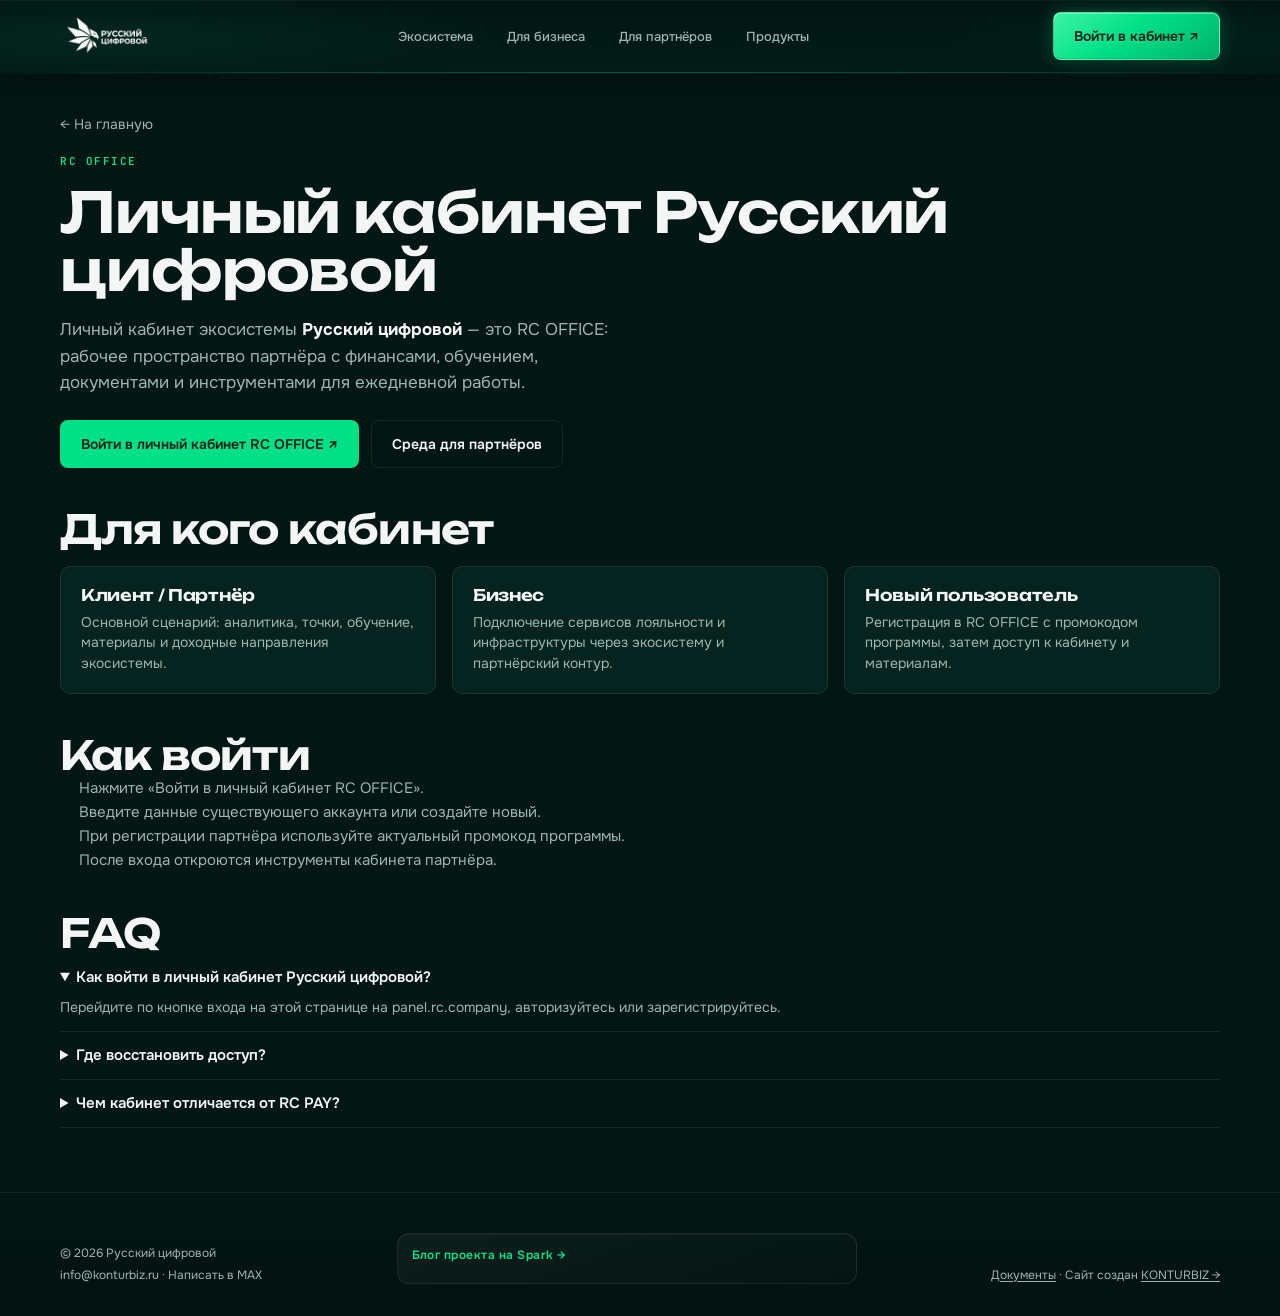
<file: lichnyy-kabinet/index.html>
<!DOCTYPE html>
<html lang="ru">
<head>
  <meta charset="UTF-8">
  <meta name="viewport" content="width=device-width, initial-scale=1, viewport-fit=cover">
  <title>Личный кабинет Русский цифровой — вход в RC OFFICE</title>
  <meta name="description" content="Личный кабинет Русский цифровой (RC OFFICE): вход и регистрация для партнёров экосистемы. Как войти, как зарегистрироваться, что доступно в кабинете.">
  <link rel="canonical" href="https://русскийцифровой.рф/lichnyy-kabinet/">
  <meta property="og:title" content="Личный кабинет Русский цифровой">
  <meta property="og:description" content="Вход в RC OFFICE — личный кабинет партнёра экосистемы Русский цифровой.">
  <meta property="og:url" content="https://русскийцифровой.рф/lichnyy-kabinet/">
  <meta property="og:type" content="website">
  <link rel="icon" href="../assets/favicon/favicon.ico" sizes="any">
  <link rel="icon" type="image/png" sizes="32x32" href="../assets/favicon/favicon-32.png">
  <link rel="preconnect" href="https://fonts.googleapis.com">
  <link rel="preconnect" href="https://fonts.gstatic.com" crossorigin>
  <link href="https://fonts.googleapis.com/css2?family=Unbounded:wght@500;600;700&family=Onest:wght@400;500;600&family=JetBrains+Mono:wght@400;500;600&display=swap" rel="stylesheet">
  <link rel="stylesheet" href="../css/tokens.css">
  <link rel="stylesheet" href="../css/base.css">
  <link rel="stylesheet" href="../css/components.css">
  <link rel="stylesheet" href="../css/layout.css">
  <link rel="stylesheet" href="../css/sections.css">
  <link rel="stylesheet" href="../css/responsive.css">
  <script type="application/ld+json">
  {
    "@context": "https://schema.org",
    "@type": "WebPage",
    "name": "Личный кабинет Русский цифровой",
    "description": "Вход и регистрация в личный кабинет RC OFFICE экосистемы Русский цифровой",
    "url": "https://русскийцифровой.рф/lichnyy-kabinet/",
    "isPartOf": { "@type": "WebSite", "name": "Русский цифровой", "url": "https://русскийцифровой.рф/" }
  }
  </script>
  <script type="application/ld+json">
  {
    "@context": "https://schema.org",
    "@type": "FAQPage",
    "mainEntity": [
      {
        "@type": "Question",
        "name": "Как войти в личный кабинет Русский цифровой?",
        "acceptedAnswer": {
          "@type": "Answer",
          "text": "Откройте RC OFFICE по кнопке «Войти в личный кабинет», введите логин и пароль. Если аккаунта ещё нет — зарегистрируйтесь на той же странице."
        }
      },
      {
        "@type": "Question",
        "name": "Что такое RC OFFICE?",
        "acceptedAnswer": {
          "@type": "Answer",
          "text": "RC OFFICE — личный кабинет партнёра экосистемы Русский цифровой: финансы, работа с точками, обучение, документы и инструменты ежедневной работы."
        }
      }
    ]
  }
  </script>
  <style>
    .lk-page { padding: var(--space-10) 0 var(--space-16); }
    .lk-page h1 { margin: 0 0 var(--space-4); max-width: 18ch; }
    .lk-lead { color: var(--color-text-secondary); max-width: 52ch; margin-bottom: var(--space-6); font-size: 17px; line-height: 1.55; }
    .lk-actions { display: flex; flex-wrap: wrap; gap: 12px; margin-bottom: var(--space-10); }
    .lk-grid { display: grid; grid-template-columns: repeat(3, 1fr); gap: var(--space-4); margin-bottom: var(--space-10); }
    .lk-card {
      background: var(--color-surface); border: 1px solid var(--color-border);
      border-radius: 10px; padding: var(--space-5);
    }
    .lk-card h2 { font-size: 16px; margin: 0 0 8px; color: var(--color-text); }
    .lk-card p { margin: 0; font-size: 14px; color: var(--color-text-secondary); line-height: 1.45; }
    .lk-steps { max-width: 640px; margin-bottom: var(--space-10); }
    .lk-steps ol { margin: 0; padding-left: 1.2rem; color: var(--color-text-secondary); line-height: 1.6; }
    .lk-faq details { border-bottom: 1px solid var(--color-border); padding: 12px 0; }
    .lk-faq summary { cursor: pointer; font-weight: 600; color: var(--color-text); }
    .lk-faq p { color: var(--color-text-secondary); font-size: 14px; margin: 8px 0 0; }
    .docs-back { display: inline-flex; margin-bottom: var(--space-5); color: var(--color-text-secondary); font-size: 14px; }
    .docs-back:hover { color: var(--color-primary); }
    @media (max-width: 800px) { .lk-grid { grid-template-columns: 1fr; } }
  </style>
<link rel="stylesheet" href="../css/widget.css?v=20261009">
</head>
<body>
  <header class="header" role="banner">
    <div class="container header-inner">
                              <a href="../index.html" class="logo" aria-label="Русский цифровой">
        <img
          class="logo-wordmark"
          src="../assets/logo/logo.svg"
          width="117"
          height="48"
          alt="Русский цифровой"
          decoding="async"
        >
      </a>
      <nav class="nav" aria-label="Навигация">
        <a href="../index.html#ecosystem">Экосистема</a>
        <a href="../index.html#business">Для бизнеса</a>
        <a href="../index.html#partners">Для партнёров</a>
        <a href="../index.html#products">Продукты</a>
      </nav>
      <div class="header-actions">
        <!--noindex--><a href="https://panel.rc.company/registration?promocode=LYHHKKRK" class="btn btn-primary" target="_blank" rel="nofollow noopener noreferrer">Войти в кабинет ↗</a><!--/noindex-->
      </div>
    </div>
  </header>

  <main class="lk-page">
    <div class="container">
      <a class="docs-back" href="../index.html">← На главную</a>
      <p class="eyebrow">RC OFFICE</p>
      <h1>Личный кабинет Русский цифровой</h1>
      <p class="lk-lead">
        Личный кабинет экосистемы <strong style="color:var(--color-text)">Русский цифровой</strong> — это RC OFFICE:
        рабочее пространство партнёра с финансами, обучением, документами и инструментами для ежедневной работы.
      </p>
      <div class="lk-actions">
        <!--noindex--><a class="btn btn-primary" href="https://panel.rc.company/registration?promocode=LYHHKKRK" target="_blank" rel="nofollow noopener noreferrer">Войти в личный кабинет RC OFFICE ↗</a><!--/noindex-->
        <a class="btn btn-outline" href="../index.html#partners">Среда для партнёров</a>
      </div>

      <h2 style="margin-bottom:var(--space-4)">Для кого кабинет</h2>
      <div class="lk-grid">
        <article class="lk-card">
          <h2>Клиент / Партнёр</h2>
          <p>Основной сценарий: аналитика, точки, обучение, материалы и доходные направления экосистемы.</p>
        </article>
        <article class="lk-card">
          <h2>Бизнес</h2>
          <p>Подключение сервисов лояльности и инфраструктуры через экосистему и партнёрский контур.</p>
        </article>
        <article class="lk-card">
          <h2>Новый пользователь</h2>
          <p>Регистрация в RC OFFICE с промокодом программы, затем доступ к кабинету и материалам.</p>
        </article>
      </div>

      <div class="lk-steps">
        <h2>Как войти</h2>
        <ol>
          <li>Нажмите «Войти в личный кабинет RC OFFICE».</li>
          <li>Введите данные существующего аккаунта или создайте новый.</li>
          <li>При регистрации партнёра используйте актуальный промокод программы.</li>
          <li>После входа откроются инструменты кабинета партнёра.</li>
        </ol>
      </div>

      <div class="lk-faq">
        <h2>FAQ</h2>
        <details open>
          <summary>Как войти в личный кабинет Русский цифровой?</summary>
          <p>Перейдите по кнопке входа на этой странице на panel.rc.company, авторизуйтесь или зарегистрируйтесь.</p>
        </details>
        <details>
          <summary>Где восстановить доступ?</summary>
          <p>Восстановление пароля выполняется на странице входа RC OFFICE (форма восстановления на panel.rc.company).</p>
        </details>
        <details>
          <summary>Чем кабинет отличается от RC PAY?</summary>
          <p>RC PAY — сервис для клиентов (покупки и баллы). RC OFFICE — кабинет партнёра экосистемы Русский цифровой.</p>
        </details>
      </div>
    </div>
  </main>

  <footer class="footer" role="contentinfo">
    <div class="container">
      <div class="footer-bottom" style="border-top:0;padding-top:0">
        <div>
          <div>© 2026 Русский цифровой</div>
          <div style="margin-top:4px">
            <a href="mailto:info@konturbiz.ru" style="color:inherit">info@konturbiz.ru</a>
            · <a href="https://max.ru/u/f9LHodD0cOK9j1Kr6UZIS_UpBEObbNj3xYCXdviZWiObDQvOsHffp3Gc1kM" target="_blank" rel="noopener noreferrer" style="color:inherit">Написать в MAX</a>
          </div>
        </div>
        <div class="spark-slot"><a class="spark-head" href="https://spark.ru/startup/rcbiz" target="_blank" rel="noopener noreferrer">Блог проекта на Spark →</a>
<div name="spark_widget" data-type="blog" data-key="40740"></div>
<script>
   !(function(d){
      if ( !d.getElementById('spark_widgets_instance') ) {
          var tag   = d.createElement( 'script' );
          tag.id    = 'spark_widgets_instance';
          tag.async = !0;
          tag.src   = 'https://spark.ru/public/js/widgets/spark.js';
          var f = d.getElementsByTagName( 'script' );
                  ( f.length )
                      ? f[0].parentNode.insertBefore( tag, f[0] )
                      : d.head.appendChild( tag );
      } else { window.sparkWidgets && sparkWidgets.init(); };
   })(document);
</script></div><div class="footer-attr">
          <a href="../docs/index.html">Документы</a>
          · Сайт создан <a href="https://konturbiz.ru/" target="_blank" rel="noopener noreferrer">KONTURBIZ →</a>
        </div>
      </div>
    </div>
  </footer>
</body>
</html>
</file>
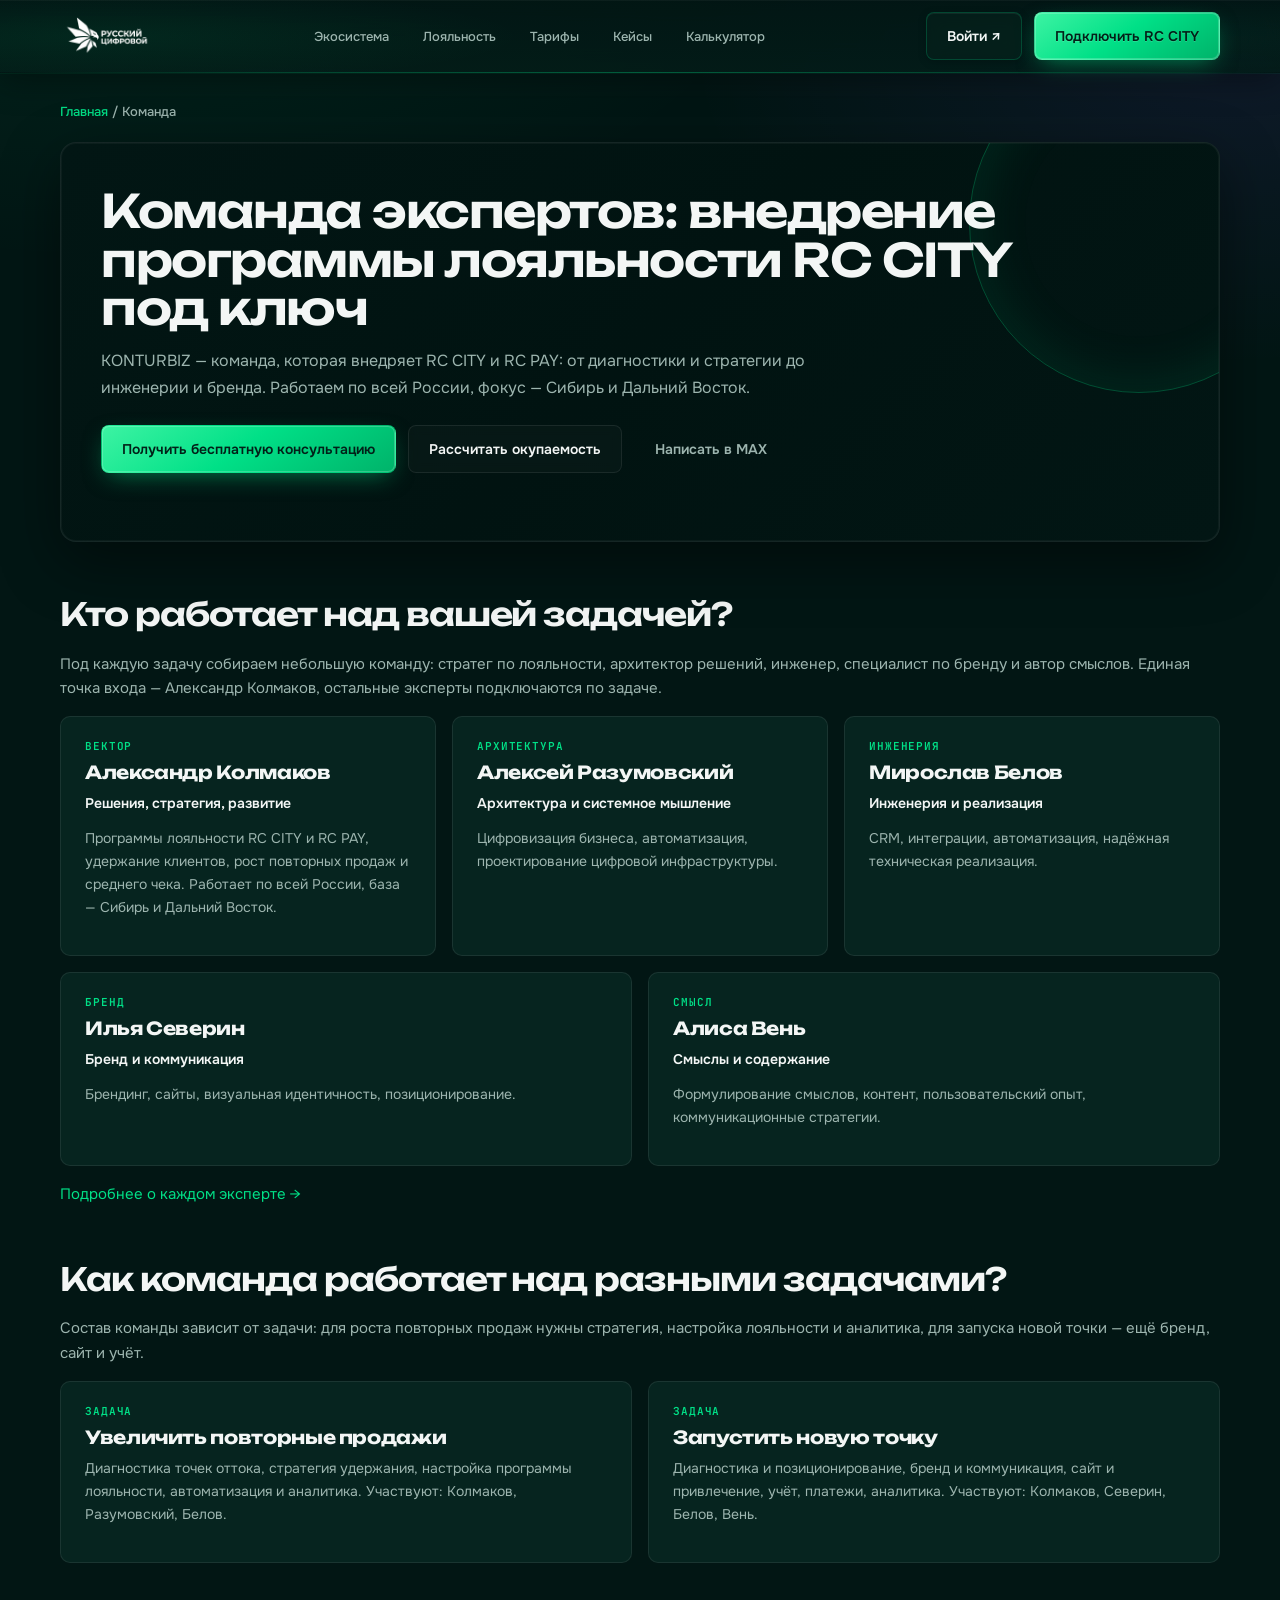
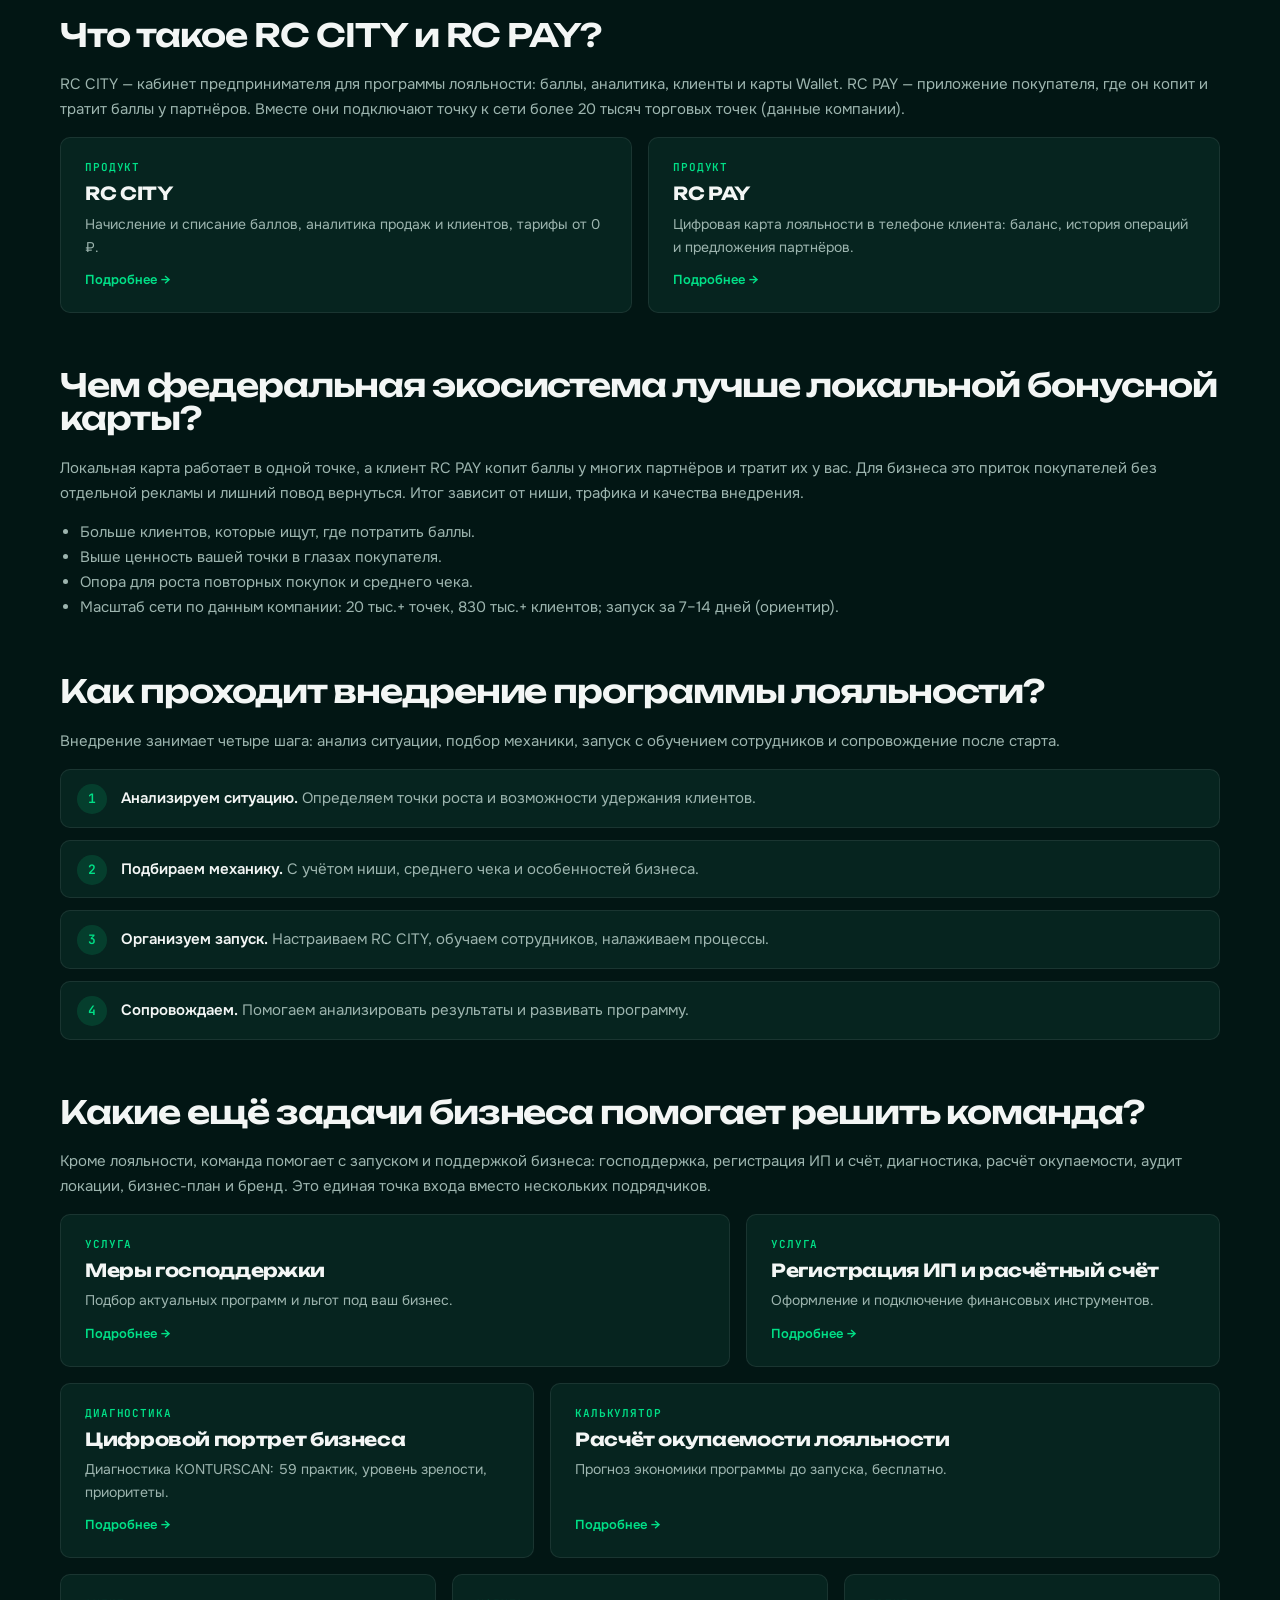
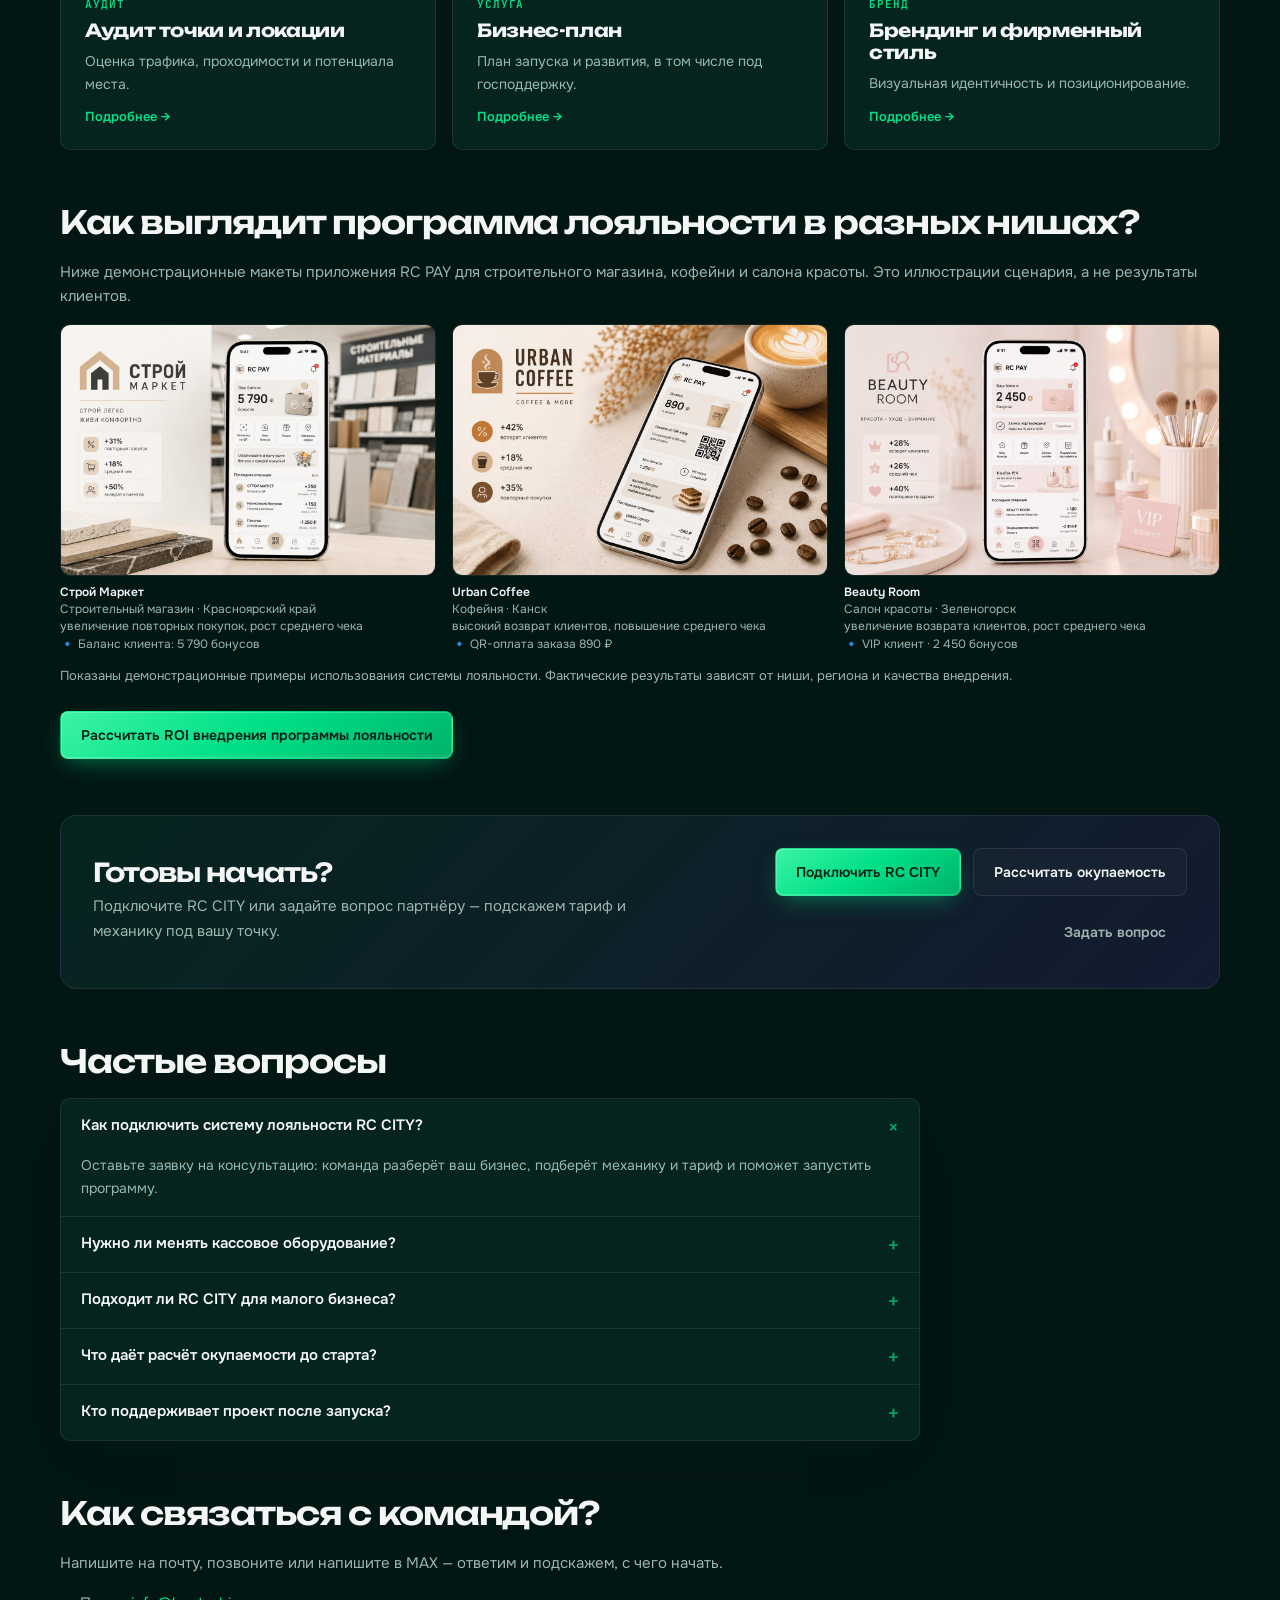
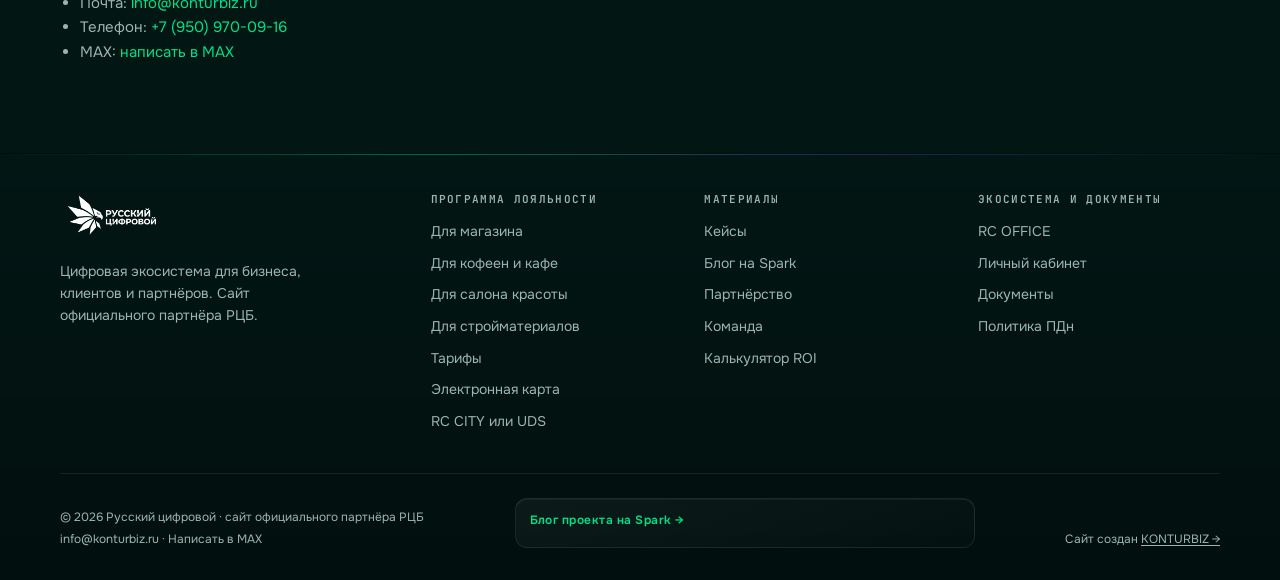
<file: o-partnere/index.html>
<!DOCTYPE html><html lang="ru"><head><meta charset="UTF-8"><meta name="viewport" content="width=device-width, initial-scale=1, viewport-fit=cover"><title>Команда экспертов: внедрение программы лояльности RC CITY под ключ — Русский цифровой</title><meta name="description" content="Команда KONTURBIZ внедряет программу лояльности RC CITY и RC PAY: диагностика, стратегия, инженерия и бренд. Работаем по всей России, фокус — Сибирь и Дальний Восток."><meta name="robots" content="index, follow, max-image-preview:large"><link rel="canonical" href="https://русскийцифровой.рф/o-partnere/"><meta property="og:type" content="website"><meta property="og:locale" content="ru_RU"><meta property="og:site_name" content="Русский цифровой"><meta property="og:title" content="Команда экспертов: внедрение программы лояльности RC CITY под ключ — Русский цифровой"><meta property="og:description" content="Команда KONTURBIZ внедряет программу лояльности RC CITY и RC PAY: диагностика, стратегия, инженерия и бренд. Работаем по всей России, фокус — Сибирь и Дальний Восток."><meta property="og:url" content="https://русскийцифровой.рф/o-partnere/"><meta property="og:image" content="https://русскийцифровой.рф/assets/og/og-preview-1200x630.png"><meta name="twitter:card" content="summary_large_image"><link rel="icon" href="../assets/favicon/favicon.ico" sizes="any"><link rel="icon" type="image/png" sizes="32x32" href="../assets/favicon/favicon-32.png"><link rel="apple-touch-icon" href="../assets/favicon/apple-touch-icon.png"><link rel="preconnect" href="https://fonts.googleapis.com"><link rel="preconnect" href="https://fonts.gstatic.com" crossorigin><link href="https://fonts.googleapis.com/css2?family=Unbounded:wght@500;600;700&family=Onest:wght@400;500;600&family=JetBrains+Mono:wght@400;500;600&display=swap" rel="stylesheet"><link rel="stylesheet" href="../css/tokens.css?v=20261008"><link rel="stylesheet" href="../css/base.css?v=20261008"><link rel="stylesheet" href="../css/components.css?v=20261008"><link rel="stylesheet" href="../css/layout.css?v=20261008"><link rel="stylesheet" href="../css/sections.css?v=20261008"><link rel="stylesheet" href="../css/responsive.css?v=20261008"><link rel="stylesheet" href="../css/pages.css?v=20261008"><link rel="stylesheet" href="../css/premium.css?v=20261008"><script type="application/ld+json">[{"@context": "https://schema.org", "@type": "BreadcrumbList", "itemListElement": [{"@type": "ListItem", "position": 1, "name": "Главная", "item": "https://русскийцифровой.рф/"}, {"@type": "ListItem", "position": 2, "name": "Команда", "item": "https://русскийцифровой.рф/o-partnere/"}]}, {"@context": "https://schema.org", "@type": "WebPage", "name": "Команда экспертов: внедрение программы лояльности RC CITY под ключ — Русский цифровой", "description": "Команда KONTURBIZ внедряет программу лояльности RC CITY и RC PAY: диагностика, стратегия, инженерия и бренд. Работаем по всей России, фокус — Сибирь и Дальний Восток.", "url": "https://русскийцифровой.рф/o-partnere/", "inLanguage": "ru-RU", "isPartOf": {"@type": "WebSite", "name": "Русский цифровой", "url": "https://русскийцифровой.рф/"}, "speakable": {"@type": "SpeakableSpecification", "cssSelector": [".phero .lead", ".aeo", ".faq-answer"]}}, {"@context": "https://schema.org", "@type": "Organization", "name": "KONTURBIZ", "url": "https://konturbiz.ru/", "email": "info@konturbiz.ru", "telephone": "+7-950-970-09-16", "areaServed": ["Россия", "Сибирь", "Дальний Восток"], "sameAs": ["https://max.ru/u/f9LHodD0cOK9j1Kr6UZIS_UpBEObbNj3xYCXdviZWiObDQvOsHffp3Gc1kM"], "contactPoint": {"@type": "ContactPoint", "contactType": "sales", "telephone": "+7-950-970-09-16", "email": "info@konturbiz.ru", "areaServed": "RU", "availableLanguage": "ru"}, "employee": [{"@type": "Person", "name": "Александр Колмаков", "jobTitle": "Руководитель ЦЦР", "worksFor": {"@type": "Organization", "name": "KONTURBIZ"}}, {"@type": "Person", "name": "Алексей Разумовский", "jobTitle": "LLM-архитектор", "worksFor": {"@type": "Organization", "name": "KONTURBIZ"}}, {"@type": "Person", "name": "Мирослав Белов", "jobTitle": "Ведущий инженер", "worksFor": {"@type": "Organization", "name": "KONTURBIZ"}}, {"@type": "Person", "name": "Илья Северин", "jobTitle": "Бренд-директор", "worksFor": {"@type": "Organization", "name": "KONTURBIZ"}}, {"@type": "Person", "name": "Алиса Вень", "jobTitle": "Директор по смыслу", "worksFor": {"@type": "Organization", "name": "KONTURBIZ"}}]}, {"@context": "https://schema.org", "@type": "Service", "name": "Внедрение программы лояльности RC CITY под ключ", "description": "Команда KONTURBIZ внедряет программу лояльности RC CITY и RC PAY: диагностика, стратегия, инженерия и бренд. Работаем по всей России, фокус — Сибирь и Дальний Восток.", "serviceType": "внедрение программ лояльности", "provider": {"@type": "Organization", "name": "KONTURBIZ", "url": "https://konturbiz.ru/"}, "areaServed": [{"@type": "AdministrativeArea", "name": "Россия"}, {"@type": "AdministrativeArea", "name": "Сибирь"}, {"@type": "AdministrativeArea", "name": "Дальний Восток"}], "url": "https://русскийцифровой.рф/o-partnere/", "serviceOutput": [{"@type": "Thing", "name": "настроенная программа лояльности RC CITY"}, {"@type": "Thing", "name": "обучение сотрудников"}, {"@type": "Thing", "name": "сопровождение и аналитика"}]}, {"@context": "https://schema.org", "@type": "FAQPage", "mainEntity": [{"@type": "Question", "name": "Как подключить систему лояльности RC CITY?", "acceptedAnswer": {"@type": "Answer", "text": "Оставьте заявку на консультацию: команда разберёт ваш бизнес, подберёт механику и тариф и поможет запустить программу."}}, {"@type": "Question", "name": "Нужно ли менять кассовое оборудование?", "acceptedAnswer": {"@type": "Answer", "text": "Не всегда. Баллы можно начислять и списывать в приложении RC KASSA на смартфоне. Нужна ли замена кассы, зависит от схемы подключения."}}, {"@type": "Question", "name": "Подходит ли RC CITY для малого бизнеса?", "acceptedAnswer": {"@type": "Answer", "text": "Да. Есть бесплатный тариф «Лайт», а механику и тариф подбирают под нишу и средний чек."}}, {"@type": "Question", "name": "Что даёт расчёт окупаемости до старта?", "acceptedAnswer": {"@type": "Answer", "text": "Вы заранее видите прогноз окупаемости и эффекта от программы, чтобы решать по цифрам. Это прогноз, а не гарантия."}}, {"@type": "Question", "name": "Кто поддерживает проект после запуска?", "acceptedAnswer": {"@type": "Answer", "text": "Команда сопровождает проект: помогает разбирать результаты, настраивать механику и масштабировать программу."}}]}]</script><link rel="stylesheet" href="../css/widget.css?v=20261009">
</head><body><header class="header" role="banner"><div class="container header-inner"><a href="../index.html" class="logo" aria-label="Русский цифровой — на главную"><img class="logo-wordmark" src="../assets/logo/logo.svg" width="140" height="60" alt="Русский цифровой" decoding="async"></a><nav class="nav" aria-label="Основная навигация"><a href="../index.html#ecosystem">Экосистема</a><a href="../programma-loyalnosti-dlya-magazina/index.html">Лояльность</a><a href="../tarify-rc-city/index.html">Тарифы</a><a href="../keysy/index.html">Кейсы</a><a href="../loyalty-calculator/index.html">Калькулятор</a></nav><div class="header-actions"><!--noindex--><a href="https://panel.rc.company/registration?promocode=LYHHKKRK" class="btn btn-outline" target="_blank" rel="nofollow noopener noreferrer">Войти ↗</a><!--/noindex--><a href="https://konturbiz.ru/pages/services/loyalty.html" class="btn btn-primary" target="_blank" rel="noopener noreferrer">Подключить RC CITY</a><button class="menu-btn" type="button" aria-label="Открыть меню" aria-expanded="false" aria-controls="mobile-nav" id="menu-toggle"><svg width="22" height="22" viewBox="0 0 24 24" fill="none" stroke="currentColor" stroke-width="2" aria-hidden="true"><path d="M4 7h16M4 12h16M4 17h16"/></svg></button></div></div><div class="mobile-nav" id="mobile-nav" hidden><a href="../index.html#ecosystem">Экосистема</a><a href="../programma-loyalnosti-dlya-magazina/index.html">Лояльность</a><a href="../tarify-rc-city/index.html">Тарифы</a><a href="../keysy/index.html">Кейсы</a><a href="../loyalty-calculator/index.html">Калькулятор</a><a href="../partnerstvo/index.html">Партнёрство</a><a href="../o-partnere/index.html">Команда</a><!--noindex--><a href="https://panel.rc.company/registration?promocode=LYHHKKRK" target="_blank" rel="nofollow noopener noreferrer">Войти ↗</a><!--/noindex--><a href="https://konturbiz.ru/pages/services/loyalty.html" class="btn btn-primary" target="_blank" rel="noopener noreferrer">Подключить RC CITY</a></div></header><main class="pg"><div class="container"><p class="crumbs"><a href="../index.html">Главная</a> / Команда</p><div class="phero"><h1>Команда экспертов: внедрение программы лояльности RC CITY под ключ</h1><p class="lead">KONTURBIZ — команда, которая внедряет RC CITY и RC PAY: от диагностики и стратегии до инженерии и бренда. Работаем по всей России, фокус — Сибирь и Дальний Восток.</p><div class="acts"><a class="btn btn-primary" href="../index.html#contact">Получить бесплатную консультацию</a><a href="../loyalty-calculator/index.html" class="btn btn-outline">Рассчитать окупаемость</a><a class="btn btn-ghost" href="https://max.ru/u/f9LHodD0cOK9j1Kr6UZIS_UpBEObbNj3xYCXdviZWiObDQvOsHffp3Gc1kM" target="_blank" rel="noopener noreferrer">Написать в MAX</a></div></div><h2>Кто работает над вашей задачей?</h2><p class="aeo">Под каждую задачу собираем небольшую команду: стратег по лояльности, архитектор решений, инженер, специалист по бренду и автор смыслов. Единая точка входа — Александр Колмаков, остальные эксперты подключаются по задаче.</p><div class="mosaic"><article class="card s4"><span class="tag">Вектор</span><h3>Александр Колмаков</h3><p class="aeo"><strong>Решения, стратегия, развитие</strong></p><p>Программы лояльности RC CITY и RC PAY, удержание клиентов, рост повторных продаж и среднего чека. Работает по всей России, база — Сибирь и Дальний Восток.</p></article><article class="card s4"><span class="tag">Архитектура</span><h3>Алексей Разумовский</h3><p class="aeo"><strong>Архитектура и системное мышление</strong></p><p>Цифровизация бизнеса, автоматизация, проектирование цифровой инфраструктуры.</p></article><article class="card s4"><span class="tag">Инженерия</span><h3>Мирослав Белов</h3><p class="aeo"><strong>Инженерия и реализация</strong></p><p>CRM, интеграции, автоматизация, надёжная техническая реализация.</p></article><article class="card s6"><span class="tag">Бренд</span><h3>Илья Северин</h3><p class="aeo"><strong>Бренд и коммуникация</strong></p><p>Брендинг, сайты, визуальная идентичность, позиционирование.</p></article><article class="card s6"><span class="tag">Смысл</span><h3>Алиса Вень</h3><p class="aeo"><strong>Смыслы и содержание</strong></p><p>Формулирование смыслов, контент, пользовательский опыт, коммуникационные стратегии.</p></article></div><p style="margin-top:16px"><a href="https://konturbiz.ru/pages/about/team.html">Подробнее о каждом эксперте →</a></p><h2>Как команда работает над разными задачами?</h2><p class="aeo">Состав команды зависит от задачи: для роста повторных продаж нужны стратегия, настройка лояльности и аналитика, для запуска новой точки — ещё бренд, сайт и учёт.</p><div class="mosaic"><div class="card s6"><span class="tag">Задача</span><h3>Увеличить повторные продажи</h3><p class="aeo">Диагностика точек оттока, стратегия удержания, настройка программы лояльности, автоматизация и аналитика. Участвуют: Колмаков, Разумовский, Белов.</p></div><div class="card s6"><span class="tag">Задача</span><h3>Запустить новую точку</h3><p class="aeo">Диагностика и позиционирование, бренд и коммуникация, сайт и привлечение, учёт, платежи, аналитика. Участвуют: Колмаков, Северин, Белов, Вень.</p></div></div><h2>Что такое RC CITY и RC PAY?</h2><p class="aeo">RC CITY — кабинет предпринимателя для программы лояльности: баллы, аналитика, клиенты и карты Wallet. RC PAY — приложение покупателя, где он копит и тратит баллы у партнёров. Вместе они подключают точку к сети более 20 тысяч торговых точек (данные компании).</p><div class="mosaic"><a href="../tarify-rc-city/index.html" class="card s6"><span class="tag">Продукт</span><h3>RC CITY</h3><p class="aeo">Начисление и списание баллов, аналитика продаж и клиентов, тарифы от 0 ₽.</p><span class="go">Подробнее →</span></a><a href="https://konturbiz.ru/pages/partners/rc-pay/" class="card s6"><span class="tag">Продукт</span><h3>RC PAY</h3><p class="aeo">Цифровая карта лояльности в телефоне клиента: баланс, история операций и предложения партнёров.</p><span class="go">Подробнее →</span></a></div><h2>Чем федеральная экосистема лучше локальной бонусной карты?</h2><p class="aeo">Локальная карта работает в одной точке, а клиент RC PAY копит баллы у многих партнёров и тратит их у вас. Для бизнеса это приток покупателей без отдельной рекламы и лишний повод вернуться. Итог зависит от ниши, трафика и качества внедрения.</p><ul class="l"><li>Больше клиентов, которые ищут, где потратить баллы.</li><li>Выше ценность вашей точки в глазах покупателя.</li><li>Опора для роста повторных покупок и среднего чека.</li><li>Масштаб сети по данным компании: 20 тыс.+ точек, 830 тыс.+ клиентов; запуск за 7–14 дней (ориентир).</li></ul><h2>Как проходит внедрение программы лояльности?</h2><p class="aeo">Внедрение занимает четыре шага: анализ ситуации, подбор механики, запуск с обучением сотрудников и сопровождение после старта.</p><ol class="steps"><li><strong>Анализируем ситуацию.</strong> Определяем точки роста и возможности удержания клиентов.</li><li><strong>Подбираем механику.</strong> С учётом ниши, среднего чека и особенностей бизнеса.</li><li><strong>Организуем запуск.</strong> Настраиваем RC CITY, обучаем сотрудников, налаживаем процессы.</li><li><strong>Сопровождаем.</strong> Помогаем анализировать результаты и развивать программу.</li></ol><h2>Какие ещё задачи бизнеса помогает решить команда?</h2><p class="aeo">Кроме лояльности, команда помогает с запуском и поддержкой бизнеса: господдержка, регистрация ИП и счёт, диагностика, расчёт окупаемости, аудит локации, бизнес-план и бренд. Это единая точка входа вместо нескольких подрядчиков.</p><div class="mosaic"><a href="https://konturbiz.ru/pages/services/grants.html" class="card s7"><span class="tag">Услуга</span><h3>Меры господдержки</h3><p class="aeo">Подбор актуальных программ и льгот под ваш бизнес.</p><span class="go">Подробнее →</span></a><a href="https://konturbiz.ru/pages/partners/ip-registration/" class="card s5"><span class="tag">Услуга</span><h3>Регистрация ИП и расчётный счёт</h3><p class="aeo">Оформление и подключение финансовых инструментов.</p><span class="go">Подробнее →</span></a><a href="https://konturbiz.ru/pages/diagnostics/konturscan.html" class="card s5"><span class="tag">Диагностика</span><h3>Цифровой портрет бизнеса</h3><p class="aeo">Диагностика KONTURSCAN: 59 практик, уровень зрелости, приоритеты.</p><span class="go">Подробнее →</span></a><a href="../loyalty-calculator/index.html" class="card s7"><span class="tag">Калькулятор</span><h3>Расчёт окупаемости лояльности</h3><p class="aeo">Прогноз экономики программы до запуска, бесплатно.</p><span class="go">Подробнее →</span></a><a href="https://konturbiz.ru/" class="card s4"><span class="tag">Аудит</span><h3>Аудит точки и локации</h3><p class="aeo">Оценка трафика, проходимости и потенциала места.</p><span class="go">Подробнее →</span></a><a href="https://konturbiz.ru/pages/services/business-plan.html" class="card s4"><span class="tag">Услуга</span><h3>Бизнес-план</h3><p class="aeo">План запуска и развития, в том числе под господдержку.</p><span class="go">Подробнее →</span></a><a href="https://konturbiz.ru/pages/services/branding.html" class="card s4"><span class="tag">Бренд</span><h3>Брендинг и фирменный стиль</h3><p class="aeo">Визуальная идентичность и позиционирование.</p><span class="go">Подробнее →</span></a></div><h2>Как выглядит программа лояльности в разных нишах?</h2><p class="aeo">Ниже демонстрационные макеты приложения RC PAY для строительного магазина, кофейни и салона красоты. Это иллюстрации сценария, а не результаты клиентов.</p><div class="demo"><figure><img src="../assets/img/demo-stroy-market.jpg" width="1200" height="800" loading="lazy" alt="Демонстрационный макет приложения RC PAY: Строй Маркет"><figcaption><strong>Строй Маркет</strong><br>Строительный магазин · Красноярский край<br>увеличение повторных покупок, рост среднего чека<br>🔹 Баланс клиента: 5 790 бонусов</figcaption></figure><figure><img src="../assets/img/demo-urban-coffee.jpg" width="1200" height="800" loading="lazy" alt="Демонстрационный макет приложения RC PAY: Urban Coffee"><figcaption><strong>Urban Coffee</strong><br>Кофейня · Канск<br>высокий возврат клиентов, повышение среднего чека<br>🔹 QR-оплата заказа 890 ₽</figcaption></figure><figure><img src="../assets/img/demo-beauty-room.jpg" width="1200" height="800" loading="lazy" alt="Демонстрационный макет приложения RC PAY: Beauty Room"><figcaption><strong>Beauty Room</strong><br>Салон красоты · Зеленогорск<br>увеличение возврата клиентов, рост среднего чека<br>🔹 VIP клиент · 2 450 бонусов</figcaption></figure></div><p class="note" style="margin-top:12px">Показаны демонстрационные примеры использования системы лояльности. Фактические результаты зависят от ниши, региона и качества внедрения.</p><div class="acts"><a href="../loyalty-calculator/index.html" class="btn btn-primary">Рассчитать ROI внедрения программы лояльности</a></div><div class="band"><div><h2>Готовы начать?</h2><p class="aeo">Подключите RC CITY или задайте вопрос партнёру — подскажем тариф и механику под вашу точку.</p></div><div class="acts"><a class="btn btn-primary" href="https://konturbiz.ru/pages/services/loyalty.html" target="_blank" rel="noopener noreferrer">Подключить RC CITY</a><a href="../loyalty-calculator/index.html" class="btn btn-outline">Рассчитать окупаемость</a><a class="btn btn-ghost" href="../index.html#contact">Задать вопрос</a></div></div><h2>Частые вопросы</h2><div class="faq-list"><details class="faq-item" open><summary>Как подключить систему лояльности RC CITY?</summary><p class="faq-answer">Оставьте заявку на консультацию: команда разберёт ваш бизнес, подберёт механику и тариф и поможет запустить программу.</p></details><details class="faq-item"><summary>Нужно ли менять кассовое оборудование?</summary><p class="faq-answer">Не всегда. Баллы можно начислять и списывать в приложении RC KASSA на смартфоне. Нужна ли замена кассы, зависит от схемы подключения.</p></details><details class="faq-item"><summary>Подходит ли RC CITY для малого бизнеса?</summary><p class="faq-answer">Да. Есть бесплатный тариф «Лайт», а механику и тариф подбирают под нишу и средний чек.</p></details><details class="faq-item"><summary>Что даёт расчёт окупаемости до старта?</summary><p class="faq-answer">Вы заранее видите прогноз окупаемости и эффекта от программы, чтобы решать по цифрам. Это прогноз, а не гарантия.</p></details><details class="faq-item"><summary>Кто поддерживает проект после запуска?</summary><p class="faq-answer">Команда сопровождает проект: помогает разбирать результаты, настраивать механику и масштабировать программу.</p></details></div><h2>Как связаться с командой?</h2><p class="aeo">Напишите на почту, позвоните или напишите в MAX — ответим и подскажем, с чего начать.</p><div class="prose"><ul class="l"><li>Почта: <a href="mailto:info@konturbiz.ru">info@konturbiz.ru</a></li><li>Телефон: <a href="tel:+79509700916">+7 (950) 970-09-16</a></li><li>MAX: <a href="https://max.ru/u/f9LHodD0cOK9j1Kr6UZIS_UpBEObbNj3xYCXdviZWiObDQvOsHffp3Gc1kM" target="_blank" rel="noopener noreferrer">написать в MAX</a></li></ul></div></div></main><footer class="footer" role="contentinfo"><div class="container"><div class="footer-grid"><div class="footer-brand"><a href="../index.html" class="logo logo-footer" aria-label="Русский цифровой"><img class="logo-wordmark logo-wordmark-footer" src="../assets/logo/logo.svg" width="150" height="64" alt="Русский цифровой" decoding="async" loading="lazy"></a><p>Цифровая экосистема для бизнеса, клиентов и партнёров. Сайт официального партнёра РЦБ.</p></div><div><h4>Программа лояльности</h4><div class="footer-links"><a href="../programma-loyalnosti-dlya-magazina/index.html">Для магазина</a><a href="../programma-loyalnosti-dlya-kofeen-i-kafe/index.html">Для кофеен и кафе</a><a href="../programma-loyalnosti-dlya-salona-krasoty/index.html">Для салона красоты</a><a href="../programma-loyalnosti-dlya-stroymaterialov/index.html">Для стройматериалов</a><a href="../tarify-rc-city/index.html">Тарифы</a><a href="../elektronnaya-karta-loyalnosti/index.html">Электронная карта</a><a href="../sravnenie-rc-city-i-uds/index.html">RC CITY или UDS</a></div></div><div><h4>Материалы</h4><div class="footer-links"><a href="../keysy/index.html">Кейсы</a><a href="https://spark.ru/startup/rcbiz" target="_blank" rel="noopener noreferrer">Блог на Spark</a><a href="../partnerstvo/index.html">Партнёрство</a><a href="../o-partnere/index.html">Команда</a><a href="../loyalty-calculator/index.html" >Калькулятор ROI</a></div></div><div><h4>Экосистема и документы</h4><div class="footer-links"><!--noindex--><a href="https://panel.rc.company/registration?promocode=LYHHKKRK" target="_blank" rel="nofollow noopener noreferrer">RC OFFICE</a><!--/noindex--><a href="../lichnyy-kabinet/index.html">Личный кабинет</a><a href="../docs/index.html">Документы</a><a href="../docs/privacy/index.html">Политика ПДн</a></div></div></div><div class="footer-bottom"><div><div>© 2026 Русский цифровой · сайт официального партнёра РЦБ</div><div style="margin-top:4px"><a href="mailto:info@konturbiz.ru" style="color:inherit">info@konturbiz.ru</a> · <a href="https://max.ru/u/f9LHodD0cOK9j1Kr6UZIS_UpBEObbNj3xYCXdviZWiObDQvOsHffp3Gc1kM" target="_blank" rel="noopener noreferrer" style="color:inherit">Написать в MAX</a></div></div><div class="spark-slot"><a class="spark-head" href="https://spark.ru/startup/rcbiz" target="_blank" rel="noopener noreferrer">Блог проекта на Spark →</a>
<div name="spark_widget" data-type="blog" data-key="40740"></div>
<script>
   !(function(d){
      if ( !d.getElementById('spark_widgets_instance') ) {
          var tag   = d.createElement( 'script' );
          tag.id    = 'spark_widgets_instance';
          tag.async = !0;
          tag.src   = 'https://spark.ru/public/js/widgets/spark.js';
          var f = d.getElementsByTagName( 'script' );
                  ( f.length )
                      ? f[0].parentNode.insertBefore( tag, f[0] )
                      : d.head.appendChild( tag );
      } else { window.sparkWidgets && sparkWidgets.init(); };
   })(document);
</script></div><div class="footer-attr">Сайт создан <a href="https://konturbiz.ru/" target="_blank" rel="noopener noreferrer">KONTURBIZ →</a></div></div></div></footer><script src="../js/site.js?v=20261008" defer></script><script>(function(m,e,t,r,i,k,a){m[i]=m[i]||function(){(m[i].a=m[i].a||[]).push(arguments)};m[i].l=1*new Date();k=e.createElement(t),a=e.getElementsByTagName(t)[0],k.async=1,k.src=r,a.parentNode.insertBefore(k,a)})(window,document,"script","https://mc.yandex.ru/metrika/tag.js?id=113381588","ym");ym(113381588,"init",{clickmap:true,trackLinks:true,accurateTrackBounce:true});</script><noscript><div><img src="https://mc.yandex.ru/watch/113381588" style="position:absolute;left:-9999px" alt=""></div></noscript></body></html>
</file>
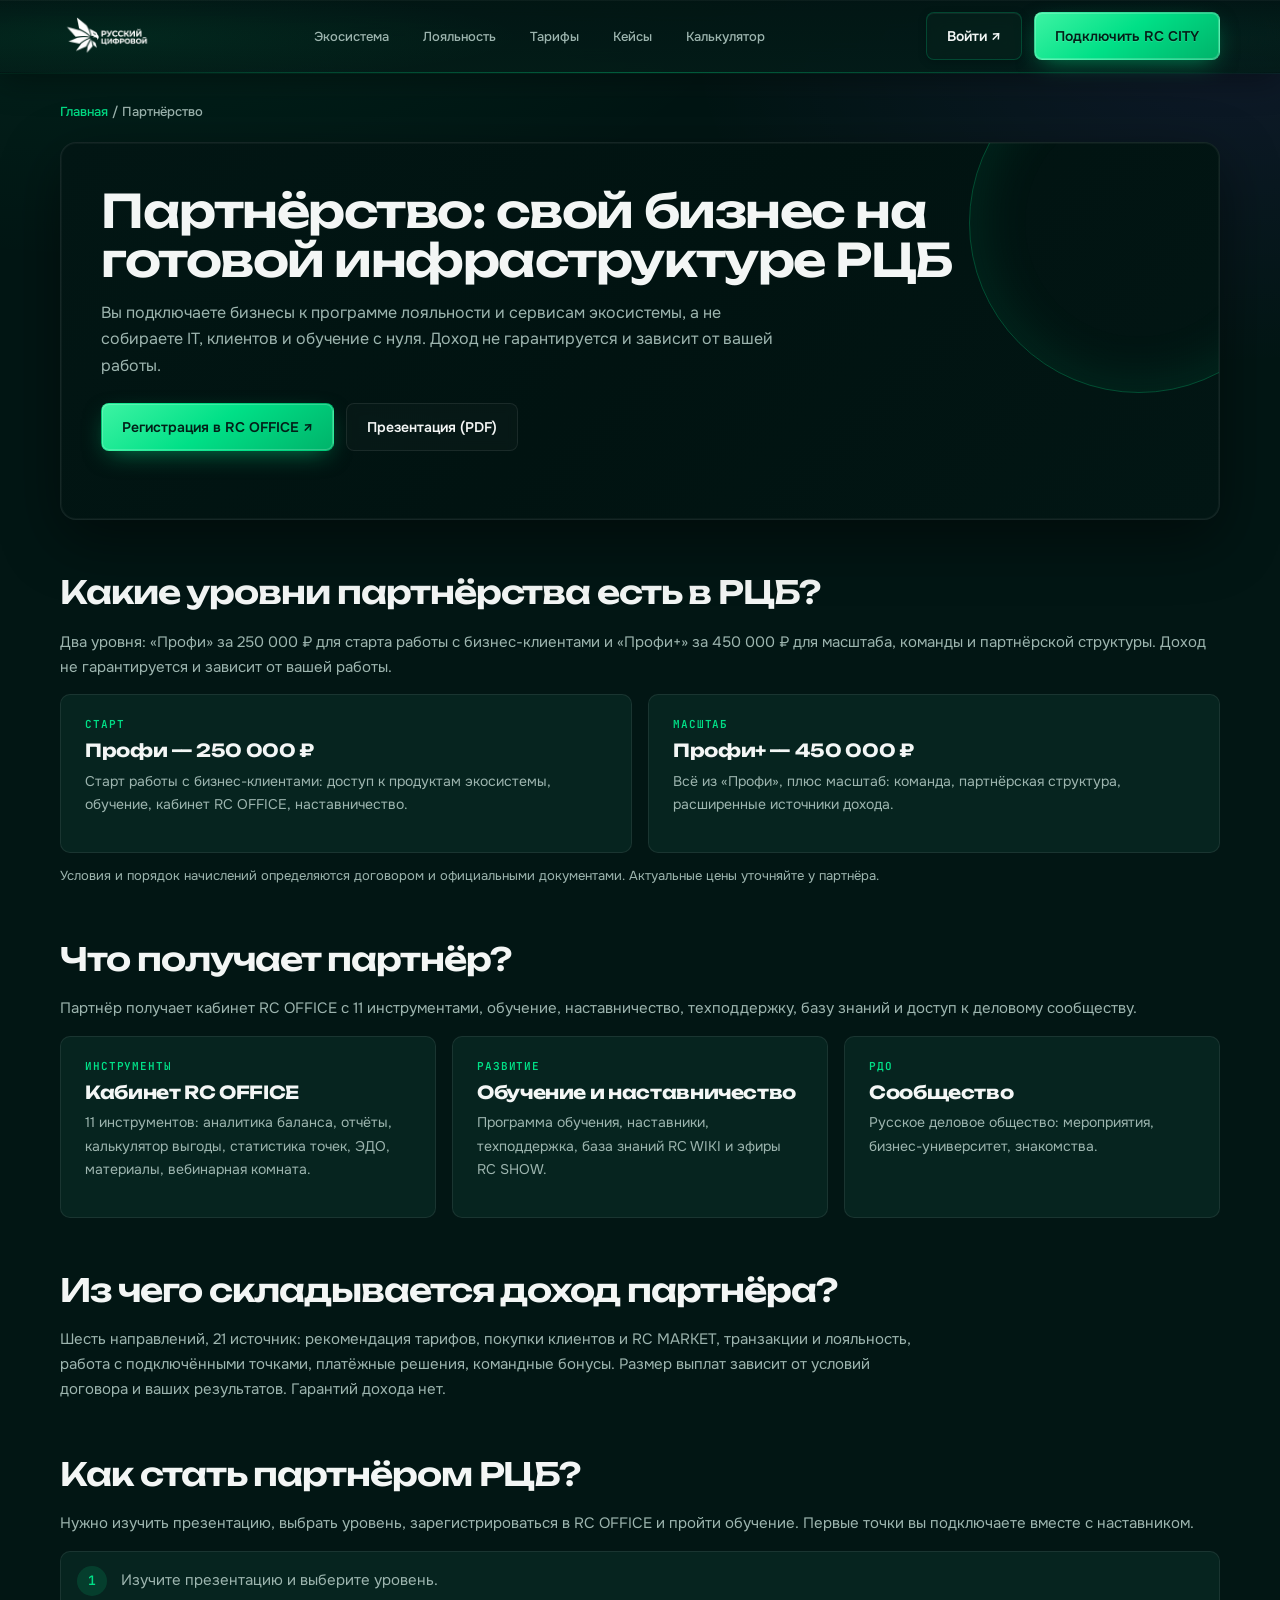
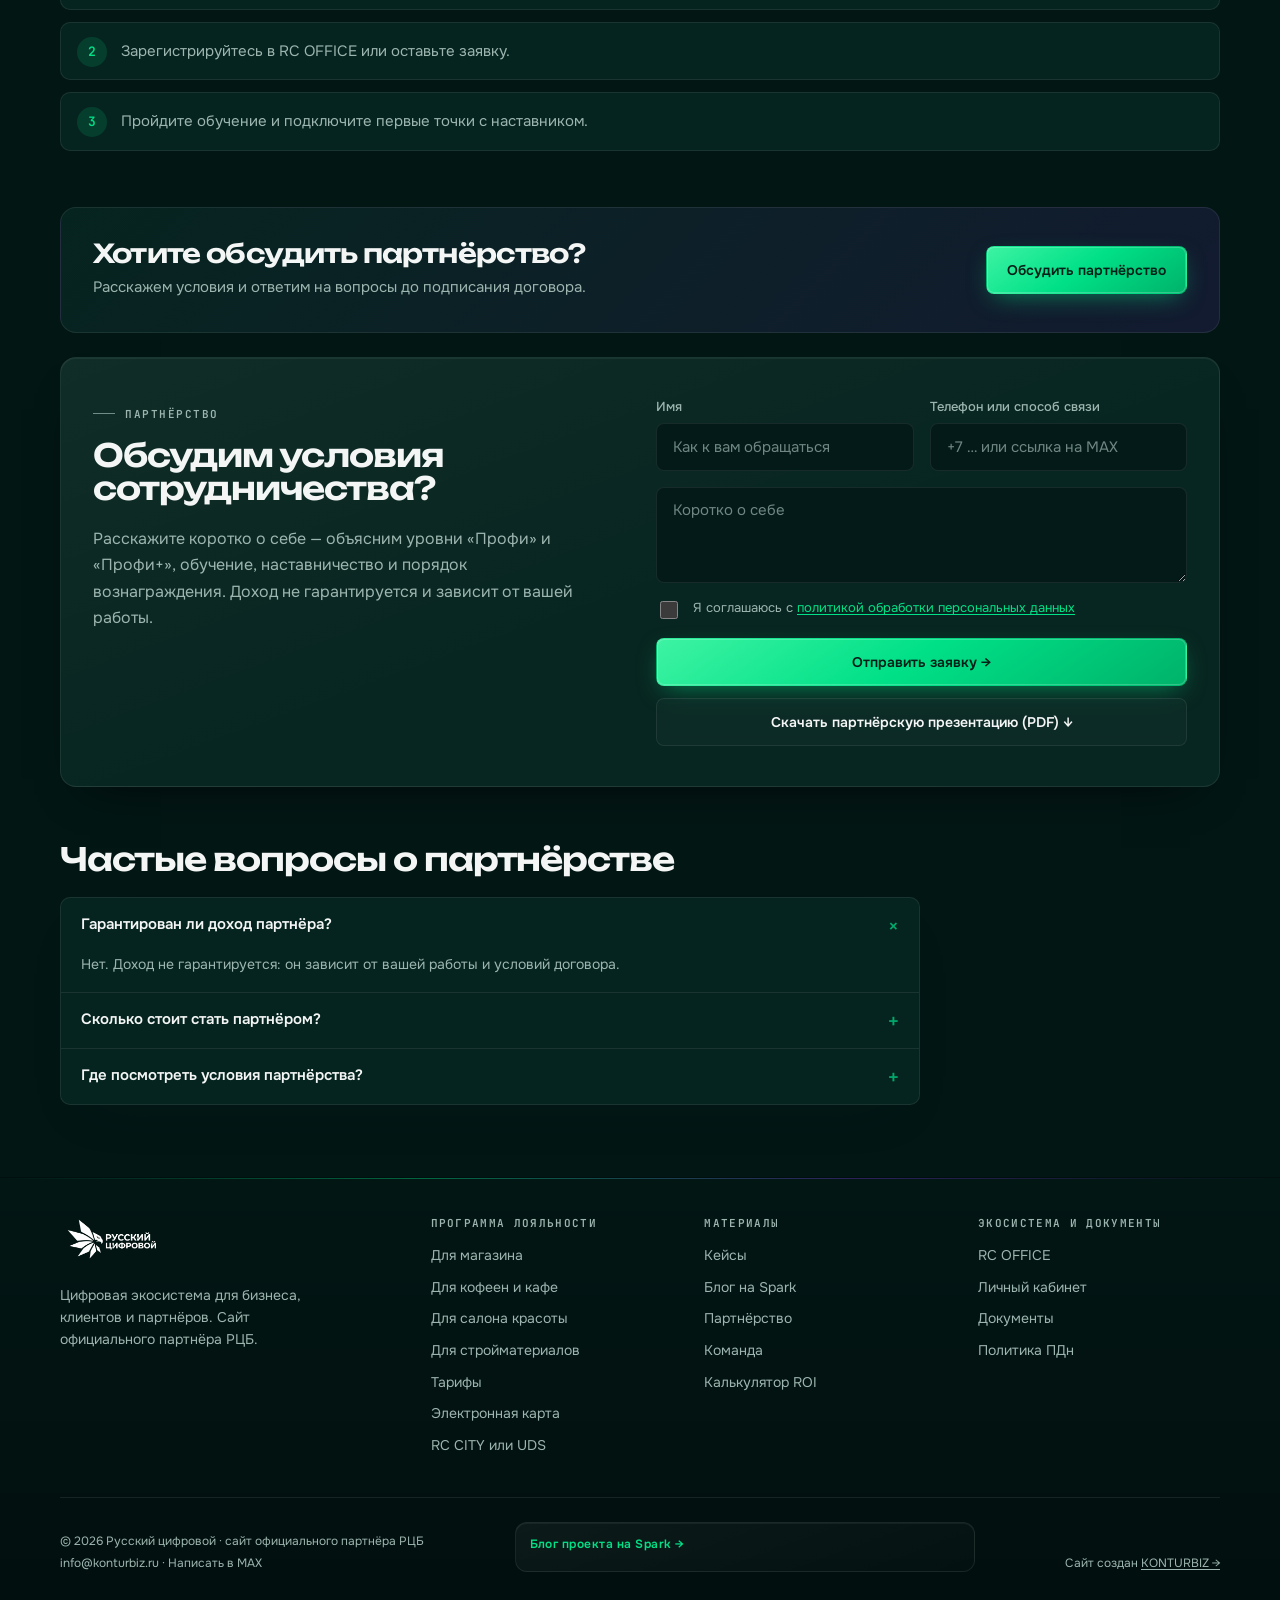
<file: partnerstvo/index.html>
<!DOCTYPE html><html lang="ru"><head><meta charset="UTF-8"><meta name="viewport" content="width=device-width, initial-scale=1, viewport-fit=cover"><title>Партнёрская программа РЦБ: Профи и Профи+ — свой бизнес на готовой инфраструктуре</title><meta name="description" content="Партнёрская модель РЦБ: тарифы Профи 250 000 ₽ и Профи+ 450 000 ₽, инструменты кабинета RC OFFICE, обучение, источники дохода. Доход не гарантируется."><meta name="robots" content="index, follow, max-image-preview:large"><link rel="canonical" href="https://русскийцифровой.рф/partnerstvo/"><meta property="og:type" content="website"><meta property="og:locale" content="ru_RU"><meta property="og:site_name" content="Русский цифровой"><meta property="og:title" content="Партнёрская программа РЦБ: Профи и Профи+ — свой бизнес на готовой инфраструктуре"><meta property="og:description" content="Партнёрская модель РЦБ: тарифы Профи 250 000 ₽ и Профи+ 450 000 ₽, инструменты кабинета RC OFFICE, обучение, источники дохода. Доход не гарантируется."><meta property="og:url" content="https://русскийцифровой.рф/partnerstvo/"><meta property="og:image" content="https://русскийцифровой.рф/assets/og/og-preview-1200x630.png"><meta name="twitter:card" content="summary_large_image"><link rel="icon" href="../assets/favicon/favicon.ico" sizes="any"><link rel="icon" type="image/png" sizes="32x32" href="../assets/favicon/favicon-32.png"><link rel="apple-touch-icon" href="../assets/favicon/apple-touch-icon.png"><link rel="preconnect" href="https://fonts.googleapis.com"><link rel="preconnect" href="https://fonts.gstatic.com" crossorigin><link href="https://fonts.googleapis.com/css2?family=Unbounded:wght@500;600;700&family=Onest:wght@400;500;600&family=JetBrains+Mono:wght@400;500;600&display=swap" rel="stylesheet"><link rel="stylesheet" href="../css/tokens.css?v=20261008"><link rel="stylesheet" href="../css/base.css?v=20261008"><link rel="stylesheet" href="../css/components.css?v=20261008"><link rel="stylesheet" href="../css/layout.css?v=20261008"><link rel="stylesheet" href="../css/sections.css?v=20261008"><link rel="stylesheet" href="../css/responsive.css?v=20261008"><link rel="stylesheet" href="../css/pages.css?v=20261008"><link rel="stylesheet" href="../css/premium.css?v=20261008"><script type="application/ld+json">[{"@context": "https://schema.org", "@type": "BreadcrumbList", "itemListElement": [{"@type": "ListItem", "position": 1, "name": "Главная", "item": "https://русскийцифровой.рф/"}, {"@type": "ListItem", "position": 2, "name": "Партнёрство", "item": "https://русскийцифровой.рф/partnerstvo/"}]}, {"@context": "https://schema.org", "@type": "WebPage", "name": "Партнёрская программа РЦБ: Профи и Профи+ — свой бизнес на готовой инфраструктуре", "description": "Партнёрская модель РЦБ: тарифы Профи 250 000 ₽ и Профи+ 450 000 ₽, инструменты кабинета RC OFFICE, обучение, источники дохода. Доход не гарантируется.", "url": "https://русскийцифровой.рф/partnerstvo/", "inLanguage": "ru-RU", "isPartOf": {"@type": "WebSite", "name": "Русский цифровой", "url": "https://русскийцифровой.рф/"}, "speakable": {"@type": "SpeakableSpecification", "cssSelector": [".phero .lead", ".aeo", ".faq-answer"]}}, {"@context": "https://schema.org", "@type": "FAQPage", "mainEntity": [{"@type": "Question", "name": "Гарантирован ли доход партнёра?", "acceptedAnswer": {"@type": "Answer", "text": "Нет. Доход не гарантируется: он зависит от вашей работы и условий договора."}}, {"@type": "Question", "name": "Сколько стоит стать партнёром?", "acceptedAnswer": {"@type": "Answer", "text": "«Профи» — 250 000 ₽, «Профи+» — 450 000 ₽. Актуальные условия уточняйте до подписания договора."}}, {"@type": "Question", "name": "Где посмотреть условия партнёрства?", "acceptedAnswer": {"@type": "Answer", "text": "В презентации (PDF) на этой странице и в договоре. Детали вам объяснит партнёр."}}]}]</script><link rel="stylesheet" href="../css/widget.css?v=20261009">
</head><body><header class="header" role="banner"><div class="container header-inner"><a href="../index.html" class="logo" aria-label="Русский цифровой — на главную"><img class="logo-wordmark" src="../assets/logo/logo.svg" width="140" height="60" alt="Русский цифровой" decoding="async"></a><nav class="nav" aria-label="Основная навигация"><a href="../index.html#ecosystem">Экосистема</a><a href="../programma-loyalnosti-dlya-magazina/index.html">Лояльность</a><a href="../tarify-rc-city/index.html">Тарифы</a><a href="../keysy/index.html">Кейсы</a><a href="../loyalty-calculator/index.html">Калькулятор</a></nav><div class="header-actions"><!--noindex--><a href="https://panel.rc.company/registration?promocode=LYHHKKRK" class="btn btn-outline" target="_blank" rel="nofollow noopener noreferrer">Войти ↗</a><!--/noindex--><a href="https://konturbiz.ru/pages/services/loyalty.html" class="btn btn-primary" target="_blank" rel="noopener noreferrer">Подключить RC CITY</a><button class="menu-btn" type="button" aria-label="Открыть меню" aria-expanded="false" aria-controls="mobile-nav" id="menu-toggle"><svg width="22" height="22" viewBox="0 0 24 24" fill="none" stroke="currentColor" stroke-width="2" aria-hidden="true"><path d="M4 7h16M4 12h16M4 17h16"/></svg></button></div></div><div class="mobile-nav" id="mobile-nav" hidden><a href="../index.html#ecosystem">Экосистема</a><a href="../programma-loyalnosti-dlya-magazina/index.html">Лояльность</a><a href="../tarify-rc-city/index.html">Тарифы</a><a href="../keysy/index.html">Кейсы</a><a href="../loyalty-calculator/index.html">Калькулятор</a><a href="../partnerstvo/index.html">Партнёрство</a><a href="../o-partnere/index.html">Команда</a><!--noindex--><a href="https://panel.rc.company/registration?promocode=LYHHKKRK" target="_blank" rel="nofollow noopener noreferrer">Войти ↗</a><!--/noindex--><a href="https://konturbiz.ru/pages/services/loyalty.html" class="btn btn-primary" target="_blank" rel="noopener noreferrer">Подключить RC CITY</a></div></header><main class="pg"><div class="container"><p class="crumbs"><a href="../index.html">Главная</a> / Партнёрство</p><div class="phero"><h1>Партнёрство: свой бизнес на готовой инфраструктуре РЦБ</h1><p class="lead">Вы подключаете бизнесы к программе лояльности и сервисам экосистемы, а не собираете IT, клиентов и обучение с нуля. Доход не гарантируется и зависит от вашей работы.</p><div class="acts"><!--noindex--><a class="btn btn-primary" href="https://panel.rc.company/registration?promocode=LYHHKKRK" target="_blank" rel="nofollow noopener noreferrer">Регистрация в RC OFFICE ↗</a><!--/noindex--><a class="btn btn-outline" href="../assets/docs/rc-partner-profi.pdf" target="_blank" rel="noopener noreferrer">Презентация (PDF)</a></div></div><h2>Какие уровни партнёрства есть в РЦБ?</h2><p class="aeo">Два уровня: «Профи» за 250 000 ₽ для старта работы с бизнес-клиентами и «Профи+» за 450 000 ₽ для масштаба, команды и партнёрской структуры. Доход не гарантируется и зависит от вашей работы.</p><div class="mosaic"><div class="card s6"><span class="tag">Старт</span><h3>Профи — 250 000 ₽</h3><p class="aeo">Старт работы с бизнес-клиентами: доступ к продуктам экосистемы, обучение, кабинет RC OFFICE, наставничество.</p></div><div class="card s6"><span class="tag">Масштаб</span><h3>Профи+ — 450 000 ₽</h3><p class="aeo">Всё из «Профи», плюс масштаб: команда, партнёрская структура, расширенные источники дохода.</p></div></div><p class="note" style="margin-top:12px">Условия и порядок начислений определяются договором и официальными документами. Актуальные цены уточняйте у партнёра.</p><h2>Что получает партнёр?</h2><p class="aeo">Партнёр получает кабинет RC OFFICE с 11 инструментами, обучение, наставничество, техподдержку, базу знаний и доступ к деловому сообществу.</p><div class="mosaic"><div class="card s4"><span class="tag">Инструменты</span><h3>Кабинет RC OFFICE</h3><p class="aeo">11 инструментов: аналитика баланса, отчёты, калькулятор выгоды, статистика точек, ЭДО, материалы, вебинарная комната.</p></div><div class="card s4"><span class="tag">Развитие</span><h3>Обучение и наставничество</h3><p class="aeo">Программа обучения, наставники, техподдержка, база знаний RC WIKI и эфиры RC SHOW.</p></div><div class="card s4"><span class="tag">РДО</span><h3>Сообщество</h3><p class="aeo">Русское деловое общество: мероприятия, бизнес-университет, знакомства.</p></div></div><h2>Из чего складывается доход партнёра?</h2><div class="prose"><p class="aeo">Шесть направлений, 21 источник: рекомендация тарифов, покупки клиентов и RC MARKET, транзакции и лояльность, работа с подключёнными точками, платёжные решения, командные бонусы. Размер выплат зависит от условий договора и ваших результатов. Гарантий дохода нет.</p></div><h2>Как стать партнёром РЦБ?</h2><p class="aeo">Нужно изучить презентацию, выбрать уровень, зарегистрироваться в RC OFFICE и пройти обучение. Первые точки вы подключаете вместе с наставником.</p><ol class="steps"><li>Изучите презентацию и выберите уровень.</li><li>Зарегистрируйтесь в RC OFFICE или оставьте заявку.</li><li>Пройдите обучение и подключите первые точки с наставником.</li></ol><div class="band"><div><h2>Хотите обсудить партнёрство?</h2><p class="aeo">Расскажем условия и ответим на вопросы до подписания договора.</p></div><div class="acts"><a class="btn btn-primary" href="#partner-form">Обсудить партнёрство</a></div></div><div class="cta-block" id="partner-form" style="margin-top:24px;scroll-margin-top:90px"><div><p class="eyebrow">Партнёрство</p><h2>Обсудим условия сотрудничества?</h2><p class="lead" style="max-width:44ch">Расскажите коротко о себе — объясним уровни «Профи» и «Профи+», обучение, наставничество и порядок вознаграждения. Доход не гарантируется и зависит от вашей работы.</p></div><div><form class="form" id="partner-form-el" novalidate><div class="form-row"><div class="field"><label for="pname">Имя</label><input type="text" id="pname" name="pname" placeholder="Как к вам обращаться" autocomplete="name" required></div><div class="field"><label for="pcontact">Телефон или способ связи</label><input type="text" id="pcontact" name="pcontact" placeholder="+7 … или ссылка на MAX" required></div></div><div class="field"><textarea id="pmessage" name="pmessage" rows="4" placeholder="Коротко о себе" aria-label="Коротко о себе"></textarea></div><label class="consent"><input type="checkbox" name="pprivacy" required><span>Я соглашаюсь с <a href="../docs/privacy/index.html" target="_blank" rel="noopener">политикой обработки персональных данных</a></span></label><input type="checkbox" name="botcheck" style="display:none" tabindex="-1" autocomplete="off"><button type="submit" class="btn btn-primary btn-full">Отправить заявку →</button></form><a class="btn btn-outline btn-full" style="margin-top:12px" href="../assets/docs/rc-partner-profi.pdf" download>Скачать партнёрскую презентацию (PDF) ↓</a></div></div><script>(function(){var f=document.getElementById('partner-form-el');if(!f)return;f.addEventListener('submit',async function(e){e.preventDefault();if(f.botcheck.checked)return;var n=f.pname.value.trim(),c=f.pcontact.value.trim();if(!n||!c||!f.pprivacy.checked){alert('Заполните имя, способ связи и подтвердите согласие.');return}var b=f.querySelector('[type=submit]'),t=b.textContent;b.disabled=true;b.textContent='Отправка…';try{var r=await fetch('https://api.web3forms.com/submit',{method:'POST',headers:{'Content-Type':'application/json',Accept:'application/json'},body:JSON.stringify({access_key:'cefdae55-d675-4cae-9d54-cf354a6223bd',subject:'Заявка на партнёрство — русскийцифровой.рф',from_name:'русскийцифровой.рф',name:n,contact:c,message:f.pmessage.value.trim(),source:'partnerstvo',privacy_consent:'yes'})});var j=await r.json().catch(function(){return{}});if(!r.ok||!j.success)throw 0;alert('Заявка отправлена. Мы свяжемся с вами.');f.reset()}catch(x){alert('Не удалось отправить заявку. Напишите на info@konturbiz.ru')}finally{b.disabled=false;b.textContent=t}})})();</script><h2>Частые вопросы о партнёрстве</h2><div class="faq-list"><details class="faq-item" open><summary>Гарантирован ли доход партнёра?</summary><p class="faq-answer">Нет. Доход не гарантируется: он зависит от вашей работы и условий договора.</p></details><details class="faq-item"><summary>Сколько стоит стать партнёром?</summary><p class="faq-answer">«Профи» — 250 000 ₽, «Профи+» — 450 000 ₽. Актуальные условия уточняйте до подписания договора.</p></details><details class="faq-item"><summary>Где посмотреть условия партнёрства?</summary><p class="faq-answer">В презентации (PDF) на этой странице и в договоре. Детали вам объяснит партнёр.</p></details></div></div></main><footer class="footer" role="contentinfo"><div class="container"><div class="footer-grid"><div class="footer-brand"><a href="../index.html" class="logo logo-footer" aria-label="Русский цифровой"><img class="logo-wordmark logo-wordmark-footer" src="../assets/logo/logo.svg" width="150" height="64" alt="Русский цифровой" decoding="async" loading="lazy"></a><p>Цифровая экосистема для бизнеса, клиентов и партнёров. Сайт официального партнёра РЦБ.</p></div><div><h4>Программа лояльности</h4><div class="footer-links"><a href="../programma-loyalnosti-dlya-magazina/index.html">Для магазина</a><a href="../programma-loyalnosti-dlya-kofeen-i-kafe/index.html">Для кофеен и кафе</a><a href="../programma-loyalnosti-dlya-salona-krasoty/index.html">Для салона красоты</a><a href="../programma-loyalnosti-dlya-stroymaterialov/index.html">Для стройматериалов</a><a href="../tarify-rc-city/index.html">Тарифы</a><a href="../elektronnaya-karta-loyalnosti/index.html">Электронная карта</a><a href="../sravnenie-rc-city-i-uds/index.html">RC CITY или UDS</a></div></div><div><h4>Материалы</h4><div class="footer-links"><a href="../keysy/index.html">Кейсы</a><a href="https://spark.ru/startup/rcbiz" target="_blank" rel="noopener noreferrer">Блог на Spark</a><a href="../partnerstvo/index.html">Партнёрство</a><a href="../o-partnere/index.html">Команда</a><a href="../loyalty-calculator/index.html" >Калькулятор ROI</a></div></div><div><h4>Экосистема и документы</h4><div class="footer-links"><!--noindex--><a href="https://panel.rc.company/registration?promocode=LYHHKKRK" target="_blank" rel="nofollow noopener noreferrer">RC OFFICE</a><!--/noindex--><a href="../lichnyy-kabinet/index.html">Личный кабинет</a><a href="../docs/index.html">Документы</a><a href="../docs/privacy/index.html">Политика ПДн</a></div></div></div><div class="footer-bottom"><div><div>© 2026 Русский цифровой · сайт официального партнёра РЦБ</div><div style="margin-top:4px"><a href="mailto:info@konturbiz.ru" style="color:inherit">info@konturbiz.ru</a> · <a href="https://max.ru/u/f9LHodD0cOK9j1Kr6UZIS_UpBEObbNj3xYCXdviZWiObDQvOsHffp3Gc1kM" target="_blank" rel="noopener noreferrer" style="color:inherit">Написать в MAX</a></div></div><div class="spark-slot"><a class="spark-head" href="https://spark.ru/startup/rcbiz" target="_blank" rel="noopener noreferrer">Блог проекта на Spark →</a>
<div name="spark_widget" data-type="blog" data-key="40740"></div>
<script>
   !(function(d){
      if ( !d.getElementById('spark_widgets_instance') ) {
          var tag   = d.createElement( 'script' );
          tag.id    = 'spark_widgets_instance';
          tag.async = !0;
          tag.src   = 'https://spark.ru/public/js/widgets/spark.js';
          var f = d.getElementsByTagName( 'script' );
                  ( f.length )
                      ? f[0].parentNode.insertBefore( tag, f[0] )
                      : d.head.appendChild( tag );
      } else { window.sparkWidgets && sparkWidgets.init(); };
   })(document);
</script></div><div class="footer-attr">Сайт создан <a href="https://konturbiz.ru/" target="_blank" rel="noopener noreferrer">KONTURBIZ →</a></div></div></div></footer><script src="../js/site.js?v=20261008" defer></script><script>(function(m,e,t,r,i,k,a){m[i]=m[i]||function(){(m[i].a=m[i].a||[]).push(arguments)};m[i].l=1*new Date();k=e.createElement(t),a=e.getElementsByTagName(t)[0],k.async=1,k.src=r,a.parentNode.insertBefore(k,a)})(window,document,"script","https://mc.yandex.ru/metrika/tag.js?id=113381588","ym");ym(113381588,"init",{clickmap:true,trackLinks:true,accurateTrackBounce:true});</script><noscript><div><img src="https://mc.yandex.ru/watch/113381588" style="position:absolute;left:-9999px" alt=""></div></noscript></body></html>
</file>
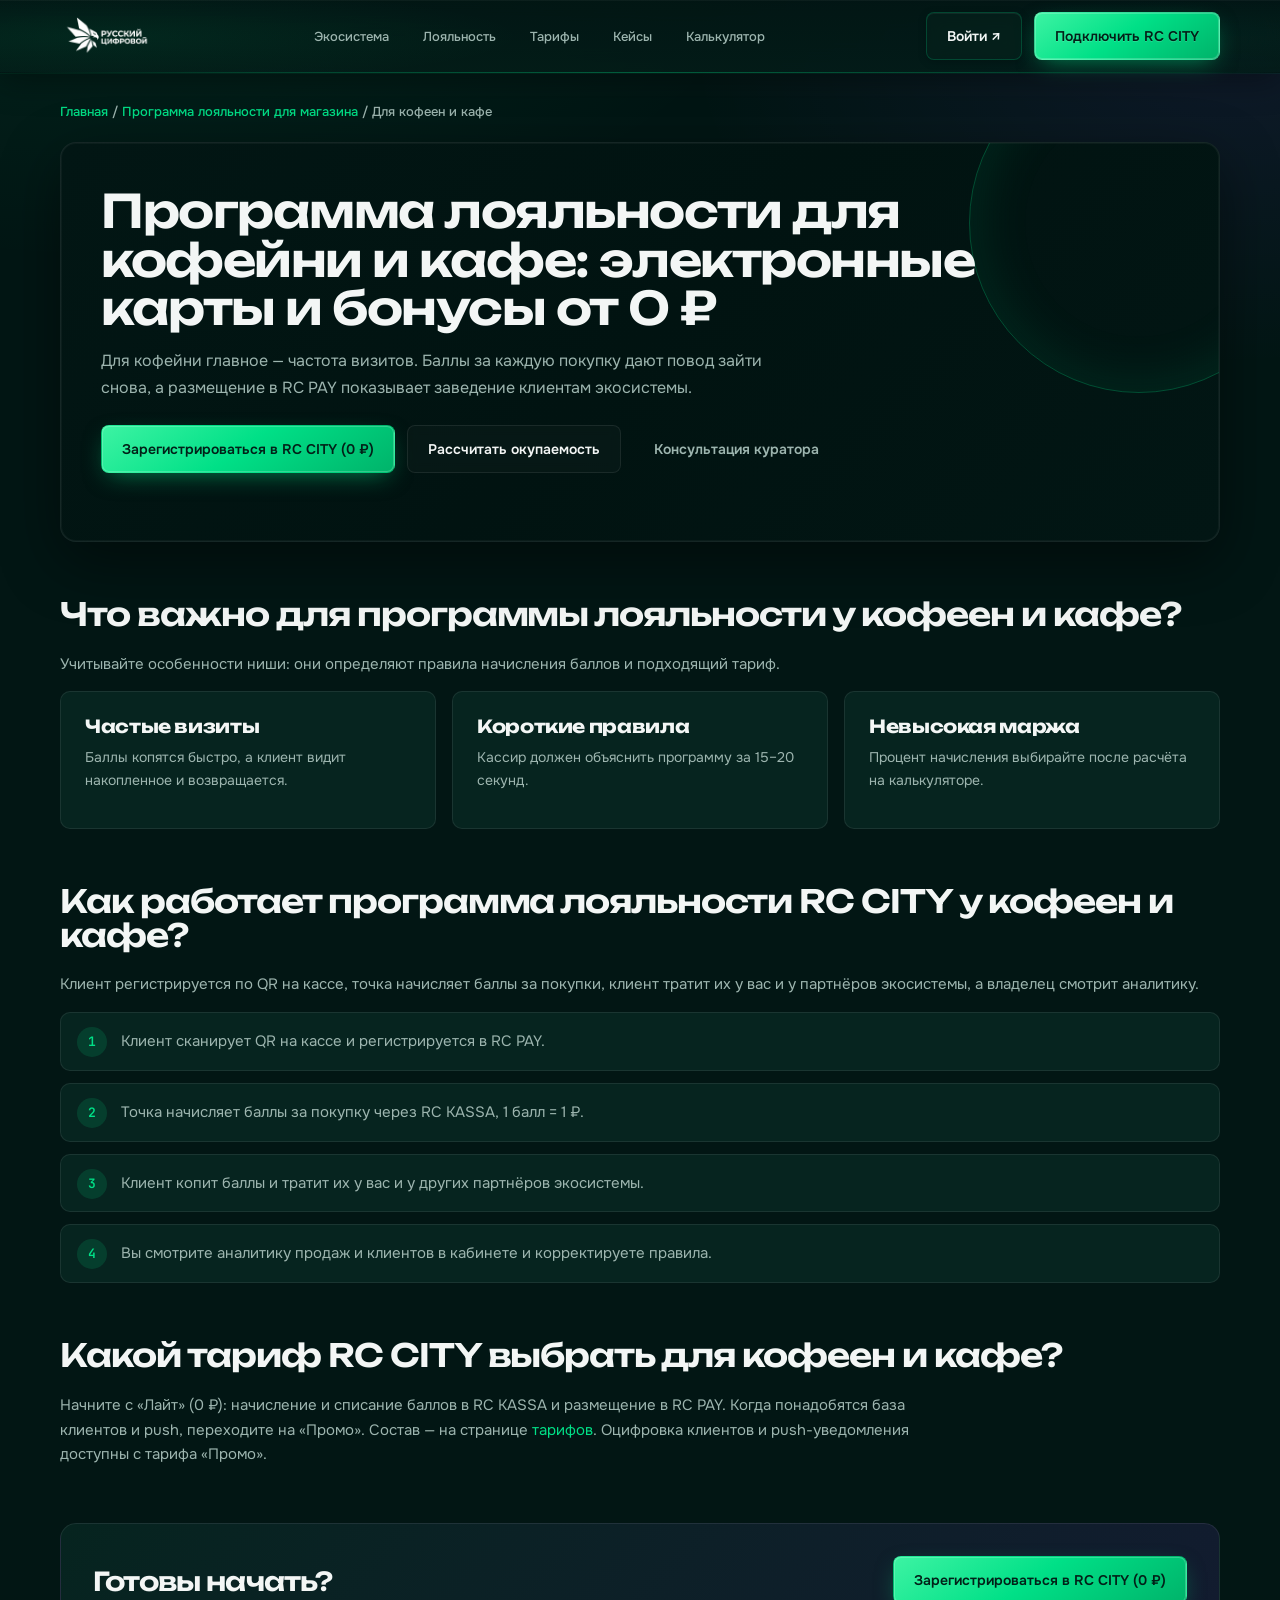
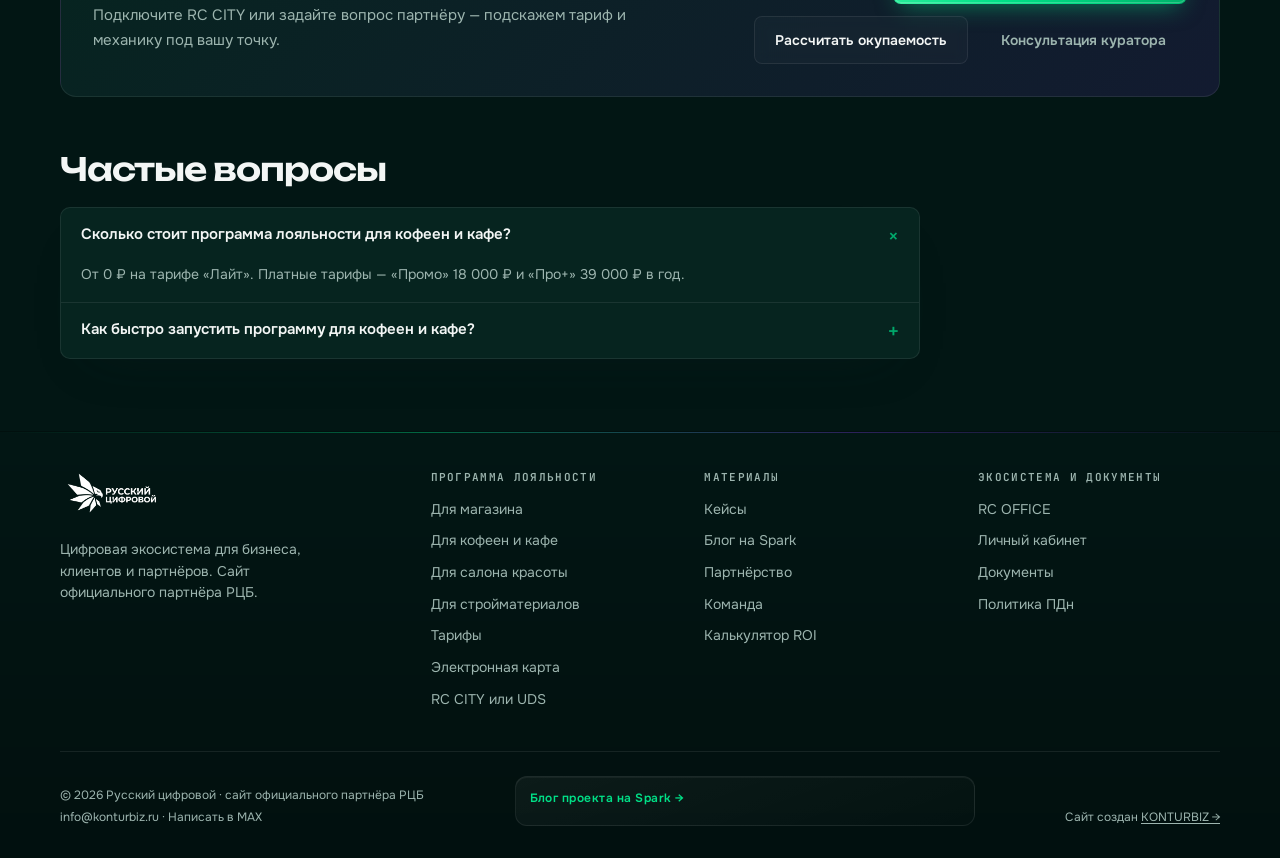
<file: programma-loyalnosti-dlya-kofeen-i-kafe/index.html>
<!DOCTYPE html><html lang="ru"><head><meta charset="UTF-8"><meta name="viewport" content="width=device-width, initial-scale=1, viewport-fit=cover"><title>Программа лояльности для кофеен и кафе: цена от 0 ₽ — Русский цифровой</title><meta name="description" content="Как запустить программу лояльности в кофейне или кафе: баллы за покупки, QR на кассе, тарифы от 0 ₽. Что учесть при расчёте начисления."><meta name="robots" content="index, follow, max-image-preview:large"><link rel="canonical" href="https://русскийцифровой.рф/programma-loyalnosti-dlya-kofeen-i-kafe/"><meta property="og:type" content="website"><meta property="og:locale" content="ru_RU"><meta property="og:site_name" content="Русский цифровой"><meta property="og:title" content="Программа лояльности для кофеен и кафе: цена от 0 ₽ — Русский цифровой"><meta property="og:description" content="Как запустить программу лояльности в кофейне или кафе: баллы за покупки, QR на кассе, тарифы от 0 ₽. Что учесть при расчёте начисления."><meta property="og:url" content="https://русскийцифровой.рф/programma-loyalnosti-dlya-kofeen-i-kafe/"><meta property="og:image" content="https://русскийцифровой.рф/assets/og/og-preview-1200x630.png"><meta name="twitter:card" content="summary_large_image"><link rel="icon" href="../assets/favicon/favicon.ico" sizes="any"><link rel="icon" type="image/png" sizes="32x32" href="../assets/favicon/favicon-32.png"><link rel="apple-touch-icon" href="../assets/favicon/apple-touch-icon.png"><link rel="preconnect" href="https://fonts.googleapis.com"><link rel="preconnect" href="https://fonts.gstatic.com" crossorigin><link href="https://fonts.googleapis.com/css2?family=Unbounded:wght@500;600;700&family=Onest:wght@400;500;600&family=JetBrains+Mono:wght@400;500;600&display=swap" rel="stylesheet"><link rel="stylesheet" href="../css/tokens.css?v=20261008"><link rel="stylesheet" href="../css/base.css?v=20261008"><link rel="stylesheet" href="../css/components.css?v=20261008"><link rel="stylesheet" href="../css/layout.css?v=20261008"><link rel="stylesheet" href="../css/sections.css?v=20261008"><link rel="stylesheet" href="../css/responsive.css?v=20261008"><link rel="stylesheet" href="../css/pages.css?v=20261008"><link rel="stylesheet" href="../css/premium.css?v=20261008"><script type="application/ld+json">[{"@context": "https://schema.org", "@type": "BreadcrumbList", "itemListElement": [{"@type": "ListItem", "position": 1, "name": "Главная", "item": "https://русскийцифровой.рф/"}, {"@type": "ListItem", "position": 2, "name": "Программа лояльности для магазина", "item": "https://русскийцифровой.рф/programma-loyalnosti-dlya-magazina/"}, {"@type": "ListItem", "position": 3, "name": "Для кофеен и кафе", "item": "https://русскийцифровой.рф/programma-loyalnosti-dlya-kofeen-i-kafe/"}]}, {"@context": "https://schema.org", "@type": "WebPage", "name": "Программа лояльности для кофеен и кафе: цена от 0 ₽ — Русский цифровой", "description": "Как запустить программу лояльности в кофейне или кафе: баллы за покупки, QR на кассе, тарифы от 0 ₽. Что учесть при расчёте начисления.", "url": "https://русскийцифровой.рф/programma-loyalnosti-dlya-kofeen-i-kafe/", "inLanguage": "ru-RU", "isPartOf": {"@type": "WebSite", "name": "Русский цифровой", "url": "https://русскийцифровой.рф/"}, "speakable": {"@type": "SpeakableSpecification", "cssSelector": [".phero .lead", ".aeo", ".faq-answer"]}}, {"@context": "https://schema.org", "@type": "Service", "name": "Программа лояльности RC CITY для кофеен и кафе", "description": "Как запустить программу лояльности в кофейне или кафе: баллы за покупки, QR на кассе, тарифы от 0 ₽. Что учесть при расчёте начисления.", "serviceType": "внедрение программы лояльности", "provider": {"@type": "Organization", "name": "KONTURBIZ", "url": "https://konturbiz.ru/"}, "areaServed": [{"@type": "AdministrativeArea", "name": "Россия"}, {"@type": "AdministrativeArea", "name": "Сибирь"}, {"@type": "AdministrativeArea", "name": "Дальний Восток"}], "url": "https://русскийцифровой.рф/programma-loyalnosti-dlya-kofeen-i-kafe/", "serviceOutput": [{"@type": "Thing", "name": "настроенная программа лояльности"}, {"@type": "Thing", "name": "обучение сотрудников"}]}, {"@context": "https://schema.org", "@type": "FAQPage", "mainEntity": [{"@type": "Question", "name": "Сколько стоит программа лояльности для кофеен и кафе?", "acceptedAnswer": {"@type": "Answer", "text": "От 0 ₽ на тарифе «Лайт». Платные тарифы — «Промо» 18 000 ₽ и «Про+» 39 000 ₽ в год."}}, {"@type": "Question", "name": "Как быстро запустить программу для кофеен и кафе?", "acceptedAnswer": {"@type": "Answer", "text": "Ориентировочно за 7–14 дней: настройка кабинета, QR и материалы, обучение сотрудников, запуск."}}]}]</script><link rel="stylesheet" href="../css/widget.css?v=20261009">
</head><body><header class="header" role="banner"><div class="container header-inner"><a href="../index.html" class="logo" aria-label="Русский цифровой — на главную"><img class="logo-wordmark" src="../assets/logo/logo.svg" width="140" height="60" alt="Русский цифровой" decoding="async"></a><nav class="nav" aria-label="Основная навигация"><a href="../index.html#ecosystem">Экосистема</a><a href="../programma-loyalnosti-dlya-magazina/index.html">Лояльность</a><a href="../tarify-rc-city/index.html">Тарифы</a><a href="../keysy/index.html">Кейсы</a><a href="../loyalty-calculator/index.html">Калькулятор</a></nav><div class="header-actions"><!--noindex--><a href="https://panel.rc.company/registration?promocode=LYHHKKRK" class="btn btn-outline" target="_blank" rel="nofollow noopener noreferrer">Войти ↗</a><!--/noindex--><a href="https://konturbiz.ru/pages/services/loyalty.html" class="btn btn-primary" target="_blank" rel="noopener noreferrer">Подключить RC CITY</a><button class="menu-btn" type="button" aria-label="Открыть меню" aria-expanded="false" aria-controls="mobile-nav" id="menu-toggle"><svg width="22" height="22" viewBox="0 0 24 24" fill="none" stroke="currentColor" stroke-width="2" aria-hidden="true"><path d="M4 7h16M4 12h16M4 17h16"/></svg></button></div></div><div class="mobile-nav" id="mobile-nav" hidden><a href="../index.html#ecosystem">Экосистема</a><a href="../programma-loyalnosti-dlya-magazina/index.html">Лояльность</a><a href="../tarify-rc-city/index.html">Тарифы</a><a href="../keysy/index.html">Кейсы</a><a href="../loyalty-calculator/index.html">Калькулятор</a><a href="../partnerstvo/index.html">Партнёрство</a><a href="../o-partnere/index.html">Команда</a><!--noindex--><a href="https://panel.rc.company/registration?promocode=LYHHKKRK" target="_blank" rel="nofollow noopener noreferrer">Войти ↗</a><!--/noindex--><a href="https://konturbiz.ru/pages/services/loyalty.html" class="btn btn-primary" target="_blank" rel="noopener noreferrer">Подключить RC CITY</a></div></header><main class="pg"><div class="container"><p class="crumbs"><a href="../index.html">Главная</a> / <a href="../programma-loyalnosti-dlya-magazina/index.html">Программа лояльности для магазина</a> / Для кофеен и кафе</p><div class="phero"><h1>Программа лояльности для кофейни и кафе: электронные карты и бонусы от 0 ₽</h1><p class="lead">Для кофейни главное — частота визитов. Баллы за каждую покупку дают повод зайти снова, а размещение в RC PAY показывает заведение клиентам экосистемы.</p><div class="acts"><a class="btn btn-primary" href="https://rc.city/register-code?code=LYHHKKRK" target="_blank" rel="noopener">Зарегистрироваться в RC CITY (0 ₽)</a><a href="../loyalty-calculator/index.html" class="btn btn-outline">Рассчитать окупаемость</a><a class="btn btn-ghost" href="../index.html#contact">Консультация куратора</a></div></div><h2>Что важно для программы лояльности у кофеен и кафе?</h2><p class="aeo">Учитывайте особенности ниши: они определяют правила начисления баллов и подходящий тариф.</p><div class="mosaic"><div class="card s4"><h3>Частые визиты</h3><p class="aeo">Баллы копятся быстро, а клиент видит накопленное и возвращается.</p></div><div class="card s4"><h3>Короткие правила</h3><p class="aeo">Кассир должен объяснить программу за 15–20 секунд.</p></div><div class="card s4"><h3>Невысокая маржа</h3><p class="aeo">Процент начисления выбирайте после расчёта на калькуляторе.</p></div></div><h2>Как работает программа лояльности RC CITY у кофеен и кафе?</h2><p class="aeo">Клиент регистрируется по QR на кассе, точка начисляет баллы за покупки, клиент тратит их у вас и у партнёров экосистемы, а владелец смотрит аналитику.</p><ol class="steps"><li>Клиент сканирует QR на кассе и регистрируется в RC PAY.</li><li>Точка начисляет баллы за покупку через RC KASSA, 1 балл = 1 ₽.</li><li>Клиент копит баллы и тратит их у вас и у других партнёров экосистемы.</li><li>Вы смотрите аналитику продаж и клиентов в кабинете и корректируете правила.</li></ol><h2>Какой тариф RC CITY выбрать для кофеен и кафе?</h2><div class="prose"><p class="aeo">Начните с «Лайт» (0 ₽): начисление и списание баллов в RC KASSA и размещение в RC PAY. Когда понадобятся база клиентов и push, переходите на «Промо». Состав — на странице <a href="../tarify-rc-city/index.html">тарифов</a>. Оцифровка клиентов и push-уведомления доступны с тарифа «Промо».</p></div><div class="band"><div><h2>Готовы начать?</h2><p class="aeo">Подключите RC CITY или задайте вопрос партнёру — подскажем тариф и механику под вашу точку.</p></div><div class="acts"><a class="btn btn-primary" href="https://rc.city/register-code?code=LYHHKKRK" target="_blank" rel="noopener">Зарегистрироваться в RC CITY (0 ₽)</a><a href="../loyalty-calculator/index.html" class="btn btn-outline">Рассчитать окупаемость</a><a class="btn btn-ghost" href="../index.html#contact">Консультация куратора</a></div></div><h2>Частые вопросы</h2><div class="faq-list"><details class="faq-item" open><summary>Сколько стоит программа лояльности для кофеен и кафе?</summary><p class="faq-answer">От 0 ₽ на тарифе «Лайт». Платные тарифы — «Промо» 18 000 ₽ и «Про+» 39 000 ₽ в год.</p></details><details class="faq-item"><summary>Как быстро запустить программу для кофеен и кафе?</summary><p class="faq-answer">Ориентировочно за 7–14 дней: настройка кабинета, QR и материалы, обучение сотрудников, запуск.</p></details></div></div></main><footer class="footer" role="contentinfo"><div class="container"><div class="footer-grid"><div class="footer-brand"><a href="../index.html" class="logo logo-footer" aria-label="Русский цифровой"><img class="logo-wordmark logo-wordmark-footer" src="../assets/logo/logo.svg" width="150" height="64" alt="Русский цифровой" decoding="async" loading="lazy"></a><p>Цифровая экосистема для бизнеса, клиентов и партнёров. Сайт официального партнёра РЦБ.</p></div><div><h4>Программа лояльности</h4><div class="footer-links"><a href="../programma-loyalnosti-dlya-magazina/index.html">Для магазина</a><a href="../programma-loyalnosti-dlya-kofeen-i-kafe/index.html">Для кофеен и кафе</a><a href="../programma-loyalnosti-dlya-salona-krasoty/index.html">Для салона красоты</a><a href="../programma-loyalnosti-dlya-stroymaterialov/index.html">Для стройматериалов</a><a href="../tarify-rc-city/index.html">Тарифы</a><a href="../elektronnaya-karta-loyalnosti/index.html">Электронная карта</a><a href="../sravnenie-rc-city-i-uds/index.html">RC CITY или UDS</a></div></div><div><h4>Материалы</h4><div class="footer-links"><a href="../keysy/index.html">Кейсы</a><a href="https://spark.ru/startup/rcbiz" target="_blank" rel="noopener noreferrer">Блог на Spark</a><a href="../partnerstvo/index.html">Партнёрство</a><a href="../o-partnere/index.html">Команда</a><a href="../loyalty-calculator/index.html" >Калькулятор ROI</a></div></div><div><h4>Экосистема и документы</h4><div class="footer-links"><!--noindex--><a href="https://panel.rc.company/registration?promocode=LYHHKKRK" target="_blank" rel="nofollow noopener noreferrer">RC OFFICE</a><!--/noindex--><a href="../lichnyy-kabinet/index.html">Личный кабинет</a><a href="../docs/index.html">Документы</a><a href="../docs/privacy/index.html">Политика ПДн</a></div></div></div><div class="footer-bottom"><div><div>© 2026 Русский цифровой · сайт официального партнёра РЦБ</div><div style="margin-top:4px"><a href="mailto:info@konturbiz.ru" style="color:inherit">info@konturbiz.ru</a> · <a href="https://max.ru/u/f9LHodD0cOK9j1Kr6UZIS_UpBEObbNj3xYCXdviZWiObDQvOsHffp3Gc1kM" target="_blank" rel="noopener noreferrer" style="color:inherit">Написать в MAX</a></div></div><div class="spark-slot"><a class="spark-head" href="https://spark.ru/startup/rcbiz" target="_blank" rel="noopener noreferrer">Блог проекта на Spark →</a>
<div name="spark_widget" data-type="blog" data-key="40740"></div>
<script>
   !(function(d){
      if ( !d.getElementById('spark_widgets_instance') ) {
          var tag   = d.createElement( 'script' );
          tag.id    = 'spark_widgets_instance';
          tag.async = !0;
          tag.src   = 'https://spark.ru/public/js/widgets/spark.js';
          var f = d.getElementsByTagName( 'script' );
                  ( f.length )
                      ? f[0].parentNode.insertBefore( tag, f[0] )
                      : d.head.appendChild( tag );
      } else { window.sparkWidgets && sparkWidgets.init(); };
   })(document);
</script></div><div class="footer-attr">Сайт создан <a href="https://konturbiz.ru/" target="_blank" rel="noopener noreferrer">KONTURBIZ →</a></div></div></div></footer><script src="../js/site.js?v=20261008" defer></script><script>(function(m,e,t,r,i,k,a){m[i]=m[i]||function(){(m[i].a=m[i].a||[]).push(arguments)};m[i].l=1*new Date();k=e.createElement(t),a=e.getElementsByTagName(t)[0],k.async=1,k.src=r,a.parentNode.insertBefore(k,a)})(window,document,"script","https://mc.yandex.ru/metrika/tag.js?id=113381588","ym");ym(113381588,"init",{clickmap:true,trackLinks:true,accurateTrackBounce:true});</script><noscript><div><img src="https://mc.yandex.ru/watch/113381588" style="position:absolute;left:-9999px" alt=""></div></noscript></body></html>
</file>
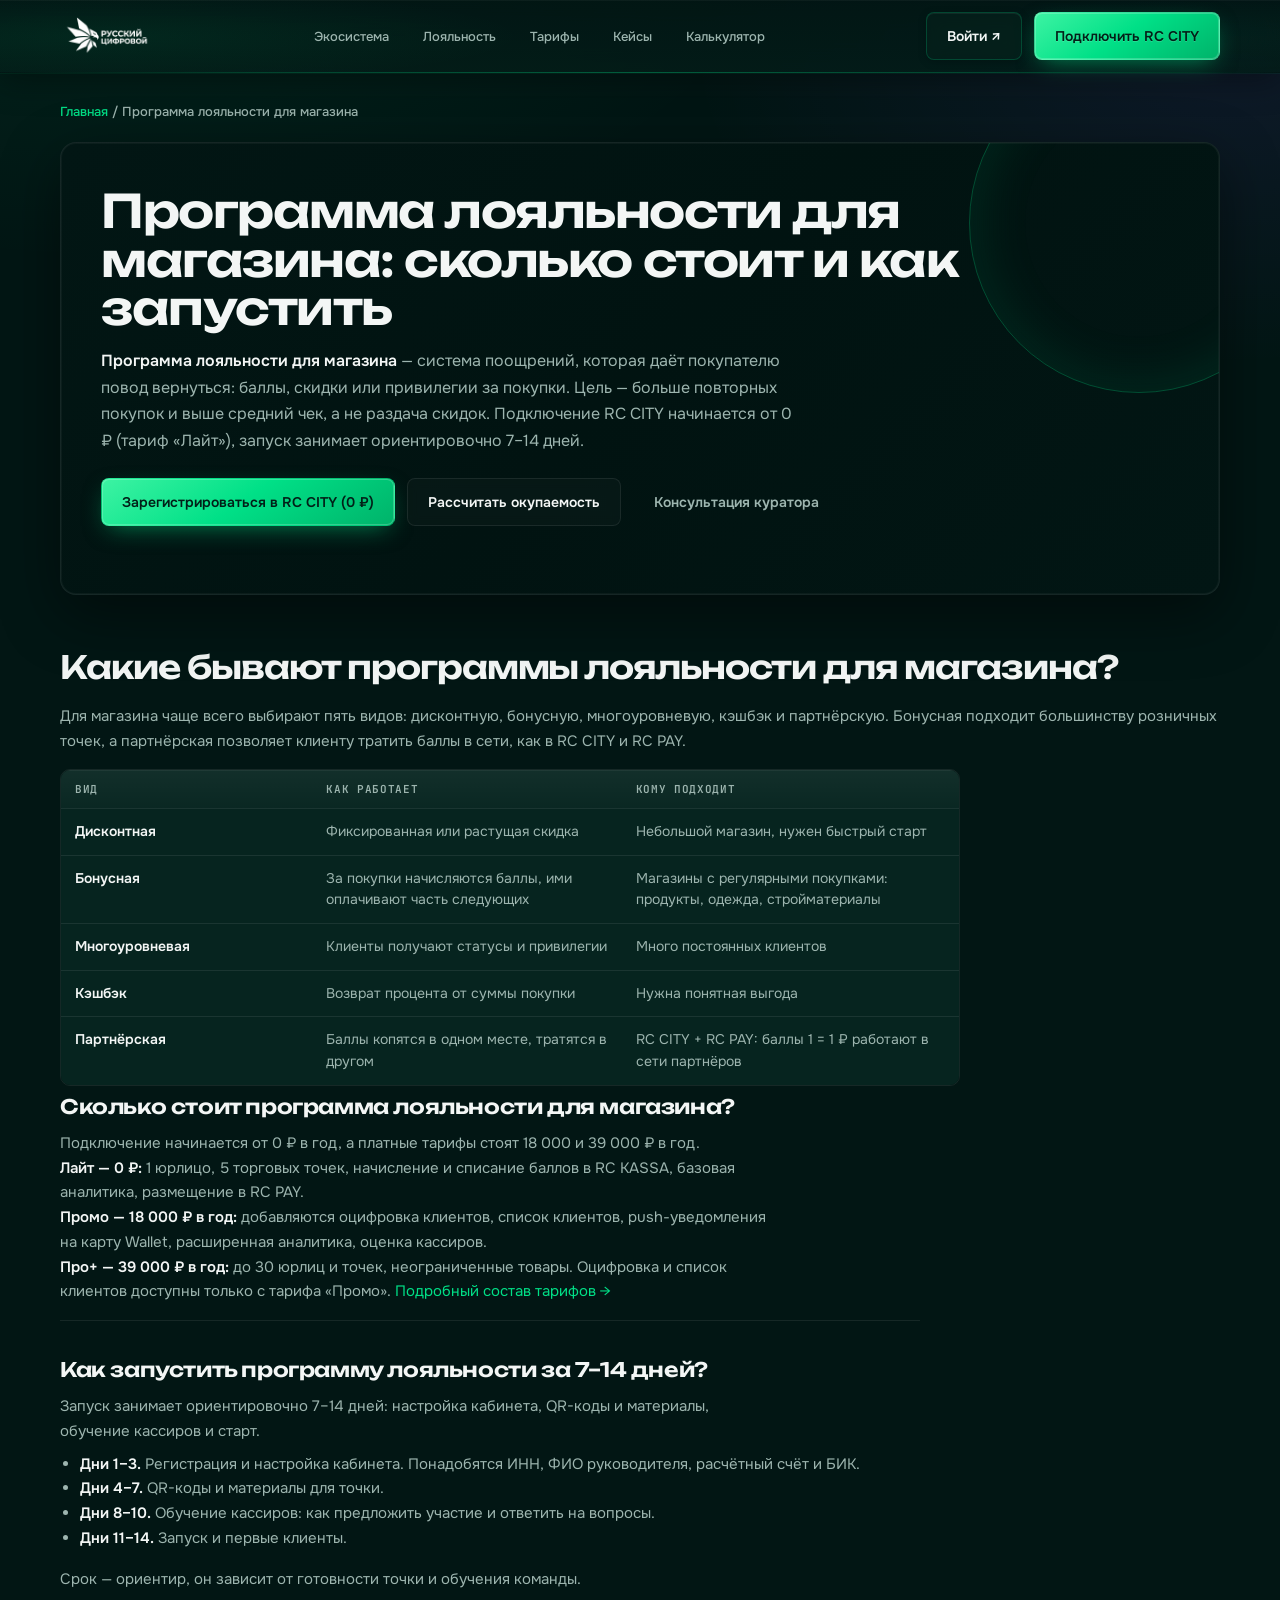
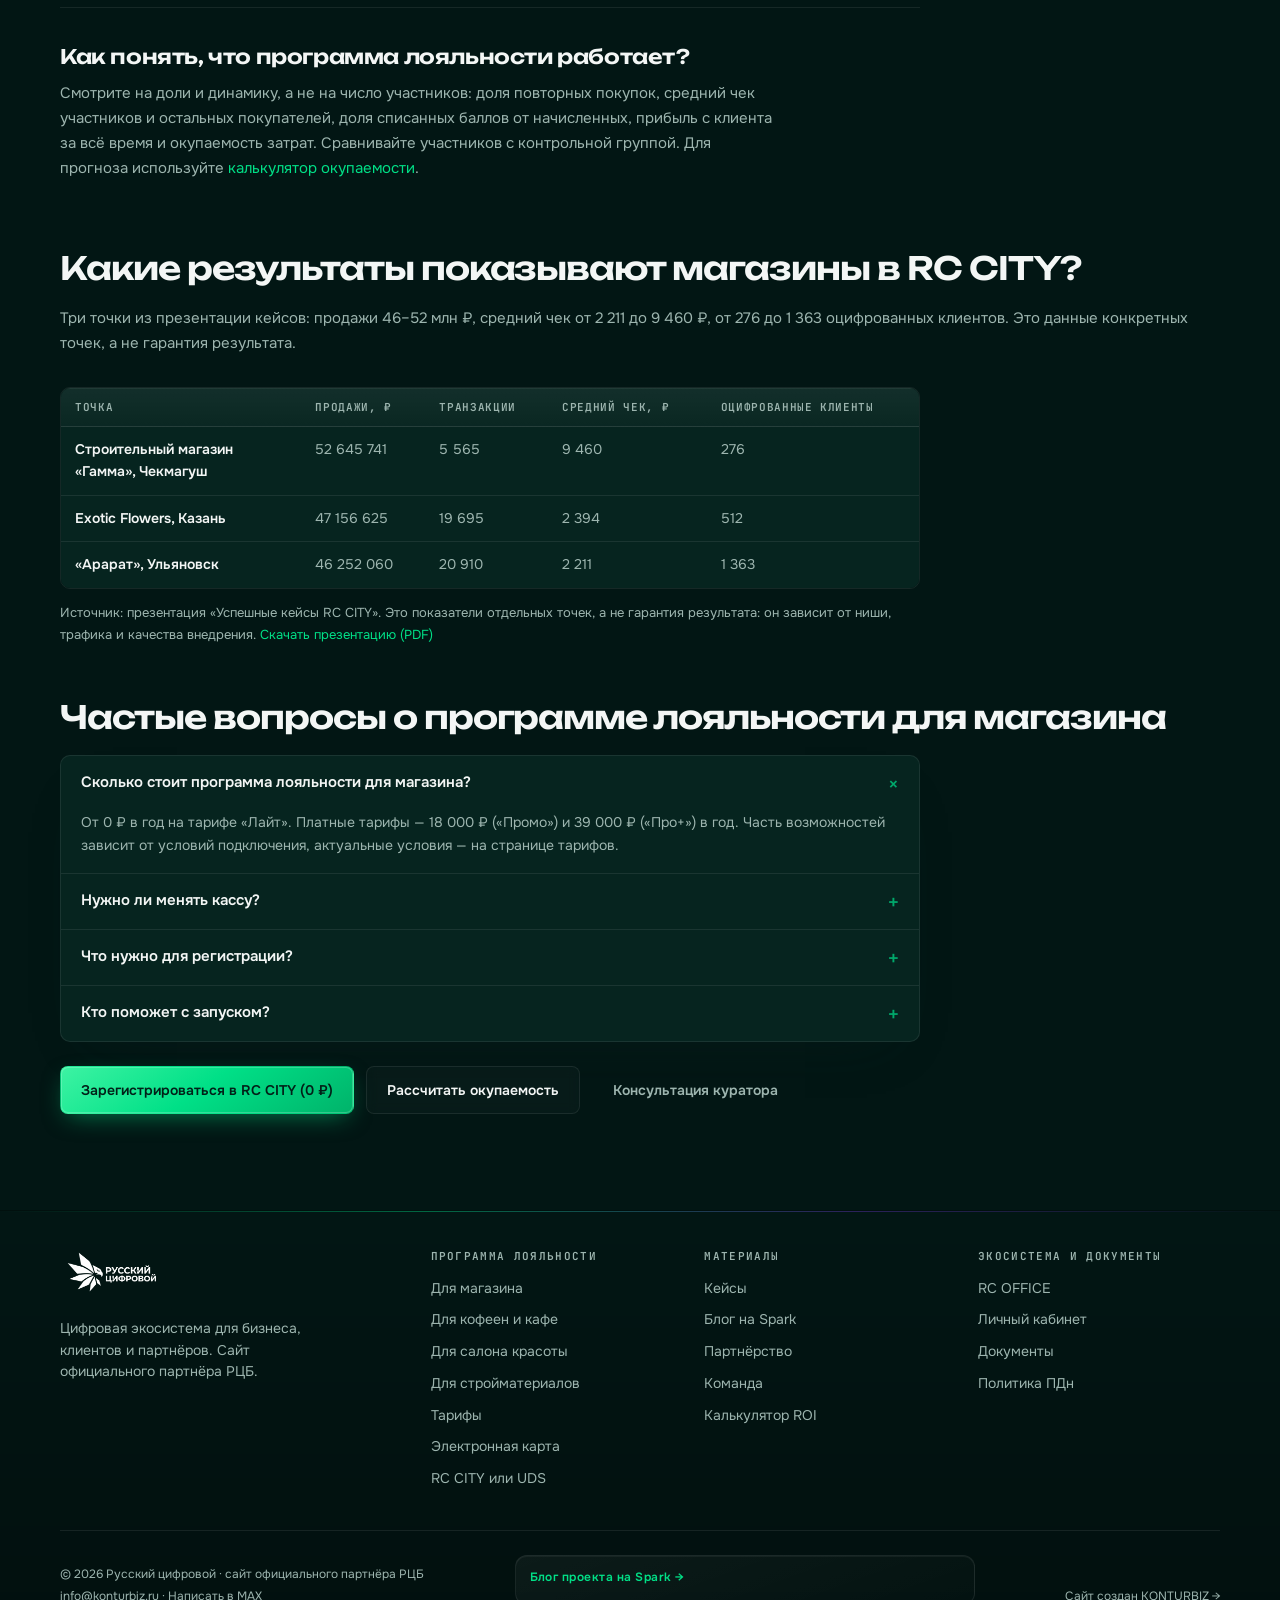
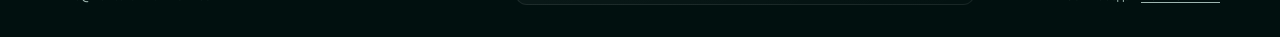
<file: programma-loyalnosti-dlya-magazina/index.html>
<!DOCTYPE html><html lang="ru"><head><meta charset="UTF-8"><meta name="viewport" content="width=device-width, initial-scale=1, viewport-fit=cover"><title>Программа лояльности для магазина: цена от 0 ₽, запуск за 7–14 дней</title><meta name="description" content="Сколько стоит программа лояльности для магазина, какие бывают виды и как её запустить. Тарифы от 0 ₽, примеры точек с цифрами и калькулятор окупаемости."><meta name="robots" content="index, follow, max-image-preview:large"><link rel="canonical" href="https://русскийцифровой.рф/programma-loyalnosti-dlya-magazina/"><meta property="og:type" content="website"><meta property="og:locale" content="ru_RU"><meta property="og:site_name" content="Русский цифровой"><meta property="og:title" content="Программа лояльности для магазина: цена от 0 ₽, запуск за 7–14 дней"><meta property="og:description" content="Сколько стоит программа лояльности для магазина, какие бывают виды и как её запустить. Тарифы от 0 ₽, примеры точек с цифрами и калькулятор окупаемости."><meta property="og:url" content="https://русскийцифровой.рф/programma-loyalnosti-dlya-magazina/"><meta property="og:image" content="https://русскийцифровой.рф/assets/og/og-preview-1200x630.png"><meta name="twitter:card" content="summary_large_image"><link rel="icon" href="../assets/favicon/favicon.ico" sizes="any"><link rel="icon" type="image/png" sizes="32x32" href="../assets/favicon/favicon-32.png"><link rel="apple-touch-icon" href="../assets/favicon/apple-touch-icon.png"><link rel="preconnect" href="https://fonts.googleapis.com"><link rel="preconnect" href="https://fonts.gstatic.com" crossorigin><link href="https://fonts.googleapis.com/css2?family=Unbounded:wght@500;600;700&family=Onest:wght@400;500;600&family=JetBrains+Mono:wght@400;500;600&display=swap" rel="stylesheet"><link rel="stylesheet" href="../css/tokens.css?v=20261008"><link rel="stylesheet" href="../css/base.css?v=20261008"><link rel="stylesheet" href="../css/components.css?v=20261008"><link rel="stylesheet" href="../css/layout.css?v=20261008"><link rel="stylesheet" href="../css/sections.css?v=20261008"><link rel="stylesheet" href="../css/responsive.css?v=20261008"><link rel="stylesheet" href="../css/pages.css?v=20261008"><link rel="stylesheet" href="../css/premium.css?v=20261008"><script type="application/ld+json">[{"@context": "https://schema.org", "@type": "BreadcrumbList", "itemListElement": [{"@type": "ListItem", "position": 1, "name": "Главная", "item": "https://русскийцифровой.рф/"}, {"@type": "ListItem", "position": 2, "name": "Программа лояльности для магазина", "item": "https://русскийцифровой.рф/programma-loyalnosti-dlya-magazina/"}]}, {"@context": "https://schema.org", "@type": "WebPage", "name": "Программа лояльности для магазина: цена от 0 ₽, запуск за 7–14 дней", "description": "Сколько стоит программа лояльности для магазина, какие бывают виды и как её запустить. Тарифы от 0 ₽, примеры точек с цифрами и калькулятор окупаемости.", "url": "https://русскийцифровой.рф/programma-loyalnosti-dlya-magazina/", "inLanguage": "ru-RU", "isPartOf": {"@type": "WebSite", "name": "Русский цифровой", "url": "https://русскийцифровой.рф/"}, "speakable": {"@type": "SpeakableSpecification", "cssSelector": [".phero .lead", ".aeo", ".faq-answer"]}}, {"@context": "https://schema.org", "@type": "Service", "name": "Программа лояльности RC CITY для магазина", "description": "Сколько стоит программа лояльности для магазина, какие бывают виды и как её запустить. Тарифы от 0 ₽, примеры точек с цифрами и калькулятор окупаемости.", "serviceType": "внедрение программы лояльности", "provider": {"@type": "Organization", "name": "KONTURBIZ", "url": "https://konturbiz.ru/"}, "areaServed": [{"@type": "AdministrativeArea", "name": "Россия"}, {"@type": "AdministrativeArea", "name": "Сибирь"}, {"@type": "AdministrativeArea", "name": "Дальний Восток"}], "url": "https://русскийцифровой.рф/programma-loyalnosti-dlya-magazina/", "serviceOutput": [{"@type": "Thing", "name": "настроенная программа лояльности"}, {"@type": "Thing", "name": "обучение сотрудников"}, {"@type": "Thing", "name": "аналитика продаж и клиентов"}]}, {"@context": "https://schema.org", "@type": "FAQPage", "mainEntity": [{"@type": "Question", "name": "Сколько стоит программа лояльности для магазина?", "acceptedAnswer": {"@type": "Answer", "text": "От 0 ₽ в год на тарифе «Лайт». Платные тарифы — 18 000 ₽ («Промо») и 39 000 ₽ («Про+») в год. Часть возможностей зависит от условий подключения, актуальные условия — на странице тарифов."}}, {"@type": "Question", "name": "Нужно ли менять кассу?", "acceptedAnswer": {"@type": "Answer", "text": "Не всегда. Начисление и списание баллов доступно в приложении RC KASSA на смартфоне. Нужна ли замена кассы, зависит от схемы подключения."}}, {"@type": "Question", "name": "Что нужно для регистрации?", "acceptedAnswer": {"@type": "Answer", "text": "ИНН организации, ФИО руководителя, номер расчётного счёта и БИК банка. Остальные данные подтягиваются автоматически."}}, {"@type": "Question", "name": "Кто поможет с запуском?", "acceptedAnswer": {"@type": "Answer", "text": "Официальный партнёр РЦБ подберёт механику, поможет настроить кабинет и обучить сотрудников. Подробнее →"}}]}]</script><link rel="stylesheet" href="../css/widget.css?v=20261009">
</head><body><header class="header" role="banner"><div class="container header-inner"><a href="../index.html" class="logo" aria-label="Русский цифровой — на главную"><img class="logo-wordmark" src="../assets/logo/logo.svg" width="140" height="60" alt="Русский цифровой" decoding="async"></a><nav class="nav" aria-label="Основная навигация"><a href="../index.html#ecosystem">Экосистема</a><a href="../programma-loyalnosti-dlya-magazina/index.html">Лояльность</a><a href="../tarify-rc-city/index.html">Тарифы</a><a href="../keysy/index.html">Кейсы</a><a href="../loyalty-calculator/index.html">Калькулятор</a></nav><div class="header-actions"><!--noindex--><a href="https://panel.rc.company/registration?promocode=LYHHKKRK" class="btn btn-outline" target="_blank" rel="nofollow noopener noreferrer">Войти ↗</a><!--/noindex--><a href="https://konturbiz.ru/pages/services/loyalty.html" class="btn btn-primary" target="_blank" rel="noopener noreferrer">Подключить RC CITY</a><button class="menu-btn" type="button" aria-label="Открыть меню" aria-expanded="false" aria-controls="mobile-nav" id="menu-toggle"><svg width="22" height="22" viewBox="0 0 24 24" fill="none" stroke="currentColor" stroke-width="2" aria-hidden="true"><path d="M4 7h16M4 12h16M4 17h16"/></svg></button></div></div><div class="mobile-nav" id="mobile-nav" hidden><a href="../index.html#ecosystem">Экосистема</a><a href="../programma-loyalnosti-dlya-magazina/index.html">Лояльность</a><a href="../tarify-rc-city/index.html">Тарифы</a><a href="../keysy/index.html">Кейсы</a><a href="../loyalty-calculator/index.html">Калькулятор</a><a href="../partnerstvo/index.html">Партнёрство</a><a href="../o-partnere/index.html">Команда</a><!--noindex--><a href="https://panel.rc.company/registration?promocode=LYHHKKRK" target="_blank" rel="nofollow noopener noreferrer">Войти ↗</a><!--/noindex--><a href="https://konturbiz.ru/pages/services/loyalty.html" class="btn btn-primary" target="_blank" rel="noopener noreferrer">Подключить RC CITY</a></div></header><main class="pg"><div class="container"><p class="crumbs"><a href="../index.html">Главная</a> / Программа лояльности для магазина</p><div class="phero"><h1>Программа лояльности для магазина: сколько стоит и как запустить</h1><p class="lead"><strong>Программа лояльности для магазина</strong> — система поощрений, которая даёт покупателю повод вернуться: баллы, скидки или привилегии за покупки. Цель — больше повторных покупок и выше средний чек, а не раздача скидок. Подключение RC CITY начинается от 0 ₽ (тариф «Лайт»), запуск занимает ориентировочно 7–14 дней.</p><div class="acts"><a class="btn btn-primary" href="https://rc.city/register-code?code=LYHHKKRK" target="_blank" rel="noopener">Зарегистрироваться в RC CITY (0 ₽)</a><a href="../loyalty-calculator/index.html" class="btn btn-outline">Рассчитать окупаемость</a><a class="btn btn-ghost" href="../index.html#contact">Консультация куратора</a></div></div><h2>Какие бывают программы лояльности для магазина?</h2><p class="aeo">Для магазина чаще всего выбирают пять видов: дисконтную, бонусную, многоуровневую, кэшбэк и партнёрскую. Бонусная подходит большинству розничных точек, а партнёрская позволяет клиенту тратить баллы в сети, как в RC CITY и RC PAY.</p><div class="table-scroll" role="region"><table class="compare-table"><thead><tr><th scope="col">Вид</th><th scope="col">Как работает</th><th scope="col">Кому подходит</th></tr></thead><tbody><tr><th scope="row">Дисконтная</th><td>Фиксированная или растущая скидка</td><td>Небольшой магазин, нужен быстрый старт</td></tr><tr><th scope="row">Бонусная</th><td>За покупки начисляются баллы, ими оплачивают часть следующих</td><td>Магазины с регулярными покупками: продукты, одежда, стройматериалы</td></tr><tr><th scope="row">Многоуровневая</th><td>Клиенты получают статусы и привилегии</td><td>Много постоянных клиентов</td></tr><tr><th scope="row">Кэшбэк</th><td>Возврат процента от суммы покупки</td><td>Нужна понятная выгода</td></tr><tr><th scope="row">Партнёрская</th><td>Баллы копятся в одном месте, тратятся в другом</td><td>RC CITY + RC PAY: баллы 1 = 1 ₽ работают в сети партнёров</td></tr></tbody></table></div><div class="guide-stack"><article class="guide-block"><h3>Сколько стоит программа лояльности для магазина?</h3><p class="aeo">Подключение начинается от 0 ₽ в год, а платные тарифы стоят 18 000 и 39 000 ₽ в год.</p><p><strong>Лайт — 0 ₽:</strong> 1 юрлицо, 5 торговых точек, начисление и списание баллов в RC KASSA, базовая аналитика, размещение в RC PAY.</p><p><strong>Промо — 18 000 ₽ в год:</strong> добавляются оцифровка клиентов, список клиентов, push-уведомления на карту Wallet, расширенная аналитика, оценка кассиров.</p><p><strong>Про+ — 39 000 ₽ в год:</strong> до 30 юрлиц и точек, неограниченные товары. Оцифровка и список клиентов доступны только с тарифа «Промо». <a href="../tarify-rc-city/index.html">Подробный состав тарифов →</a></p></article><article class="guide-block"><h3>Как запустить программу лояльности за 7–14 дней?</h3><p class="aeo">Запуск занимает ориентировочно 7–14 дней: настройка кабинета, QR-коды и материалы, обучение кассиров и старт.</p><ul class="l"><li><strong>Дни 1–3.</strong> Регистрация и настройка кабинета. Понадобятся ИНН, ФИО руководителя, расчётный счёт и БИК.</li><li><strong>Дни 4–7.</strong> QR-коды и материалы для точки.</li><li><strong>Дни 8–10.</strong> Обучение кассиров: как предложить участие и ответить на вопросы.</li><li><strong>Дни 11–14.</strong> Запуск и первые клиенты.</li></ul><p class="note">Срок — ориентир, он зависит от готовности точки и обучения команды.</p></article><article class="guide-block"><h3>Как понять, что программа лояльности работает?</h3><p class="aeo">Смотрите на доли и динамику, а не на число участников: доля повторных покупок, средний чек участников и остальных покупателей, доля списанных баллов от начисленных, прибыль с клиента за всё время и окупаемость затрат. Сравнивайте участников с контрольной группой. Для прогноза используйте <a href="../loyalty-calculator/index.html" >калькулятор окупаемости</a>.</p></article></div><h2>Какие результаты показывают магазины в RC CITY?</h2><p class="aeo">Три точки из презентации кейсов: продажи 46–52 млн ₽, средний чек от 2 211 до 9 460 ₽, от 276 до 1 363 оцифрованных клиентов. Это данные конкретных точек, а не гарантия результата.</p><div class="compare-wrap"><div class="table-scroll" role="region"><table class="compare-table"><thead><tr><th scope="col">Точка</th><th scope="col">Продажи, ₽</th><th scope="col">Транзакции</th><th scope="col">Средний чек, ₽</th><th scope="col">Оцифрованные клиенты</th></tr></thead><tbody><tr><th scope="row">Строительный магазин «Гамма», Чекмагуш</th><td>52 645 741</td><td>5 565</td><td>9 460</td><td>276</td></tr><tr><th scope="row">Exotic Flowers, Казань</th><td>47 156 625</td><td>19 695</td><td>2 394</td><td>512</td></tr><tr><th scope="row">«Арарат», Ульяновск</th><td>46 252 060</td><td>20 910</td><td>2 211</td><td>1 363</td></tr></tbody></table></div><p class="note">Источник: презентация «Успешные кейсы RC CITY». Это показатели отдельных точек, а не гарантия результата: он зависит от ниши, трафика и качества внедрения. <a href="../assets/docs/rc-city-cases.pdf">Скачать презентацию (PDF)</a></p></div><h2>Частые вопросы о программе лояльности для магазина</h2><div class="faq-list"><details class="faq-item" open><summary>Сколько стоит программа лояльности для магазина?</summary><p class="faq-answer">От 0 ₽ в год на тарифе «Лайт». Платные тарифы — 18 000 ₽ («Промо») и 39 000 ₽ («Про+») в год. Часть возможностей зависит от условий подключения, актуальные условия — на странице тарифов.</p></details><details class="faq-item"><summary>Нужно ли менять кассу?</summary><p class="faq-answer">Не всегда. Начисление и списание баллов доступно в приложении RC KASSA на смартфоне. Нужна ли замена кассы, зависит от схемы подключения.</p></details><details class="faq-item"><summary>Что нужно для регистрации?</summary><p class="faq-answer">ИНН организации, ФИО руководителя, номер расчётного счёта и БИК банка. Остальные данные подтягиваются автоматически.</p></details><details class="faq-item"><summary>Кто поможет с запуском?</summary><p class="faq-answer">Официальный партнёр РЦБ подберёт механику, поможет настроить кабинет и обучить сотрудников. <a href="../o-partnere/index.html">Подробнее →</a></p></details></div><div class="acts"><a class="btn btn-primary" href="https://rc.city/register-code?code=LYHHKKRK" target="_blank" rel="noopener">Зарегистрироваться в RC CITY (0 ₽)</a><a href="../loyalty-calculator/index.html" class="btn btn-outline">Рассчитать окупаемость</a><a class="btn btn-ghost" href="../index.html#contact">Консультация куратора</a></div></div></main><footer class="footer" role="contentinfo"><div class="container"><div class="footer-grid"><div class="footer-brand"><a href="../index.html" class="logo logo-footer" aria-label="Русский цифровой"><img class="logo-wordmark logo-wordmark-footer" src="../assets/logo/logo.svg" width="150" height="64" alt="Русский цифровой" decoding="async" loading="lazy"></a><p>Цифровая экосистема для бизнеса, клиентов и партнёров. Сайт официального партнёра РЦБ.</p></div><div><h4>Программа лояльности</h4><div class="footer-links"><a href="../programma-loyalnosti-dlya-magazina/index.html">Для магазина</a><a href="../programma-loyalnosti-dlya-kofeen-i-kafe/index.html">Для кофеен и кафе</a><a href="../programma-loyalnosti-dlya-salona-krasoty/index.html">Для салона красоты</a><a href="../programma-loyalnosti-dlya-stroymaterialov/index.html">Для стройматериалов</a><a href="../tarify-rc-city/index.html">Тарифы</a><a href="../elektronnaya-karta-loyalnosti/index.html">Электронная карта</a><a href="../sravnenie-rc-city-i-uds/index.html">RC CITY или UDS</a></div></div><div><h4>Материалы</h4><div class="footer-links"><a href="../keysy/index.html">Кейсы</a><a href="https://spark.ru/startup/rcbiz" target="_blank" rel="noopener noreferrer">Блог на Spark</a><a href="../partnerstvo/index.html">Партнёрство</a><a href="../o-partnere/index.html">Команда</a><a href="../loyalty-calculator/index.html" >Калькулятор ROI</a></div></div><div><h4>Экосистема и документы</h4><div class="footer-links"><!--noindex--><a href="https://panel.rc.company/registration?promocode=LYHHKKRK" target="_blank" rel="nofollow noopener noreferrer">RC OFFICE</a><!--/noindex--><a href="../lichnyy-kabinet/index.html">Личный кабинет</a><a href="../docs/index.html">Документы</a><a href="../docs/privacy/index.html">Политика ПДн</a></div></div></div><div class="footer-bottom"><div><div>© 2026 Русский цифровой · сайт официального партнёра РЦБ</div><div style="margin-top:4px"><a href="mailto:info@konturbiz.ru" style="color:inherit">info@konturbiz.ru</a> · <a href="https://max.ru/u/f9LHodD0cOK9j1Kr6UZIS_UpBEObbNj3xYCXdviZWiObDQvOsHffp3Gc1kM" target="_blank" rel="noopener noreferrer" style="color:inherit">Написать в MAX</a></div></div><div class="spark-slot"><a class="spark-head" href="https://spark.ru/startup/rcbiz" target="_blank" rel="noopener noreferrer">Блог проекта на Spark →</a>
<div name="spark_widget" data-type="blog" data-key="40740"></div>
<script>
   !(function(d){
      if ( !d.getElementById('spark_widgets_instance') ) {
          var tag   = d.createElement( 'script' );
          tag.id    = 'spark_widgets_instance';
          tag.async = !0;
          tag.src   = 'https://spark.ru/public/js/widgets/spark.js';
          var f = d.getElementsByTagName( 'script' );
                  ( f.length )
                      ? f[0].parentNode.insertBefore( tag, f[0] )
                      : d.head.appendChild( tag );
      } else { window.sparkWidgets && sparkWidgets.init(); };
   })(document);
</script></div><div class="footer-attr">Сайт создан <a href="https://konturbiz.ru/" target="_blank" rel="noopener noreferrer">KONTURBIZ →</a></div></div></div></footer><script src="../js/site.js?v=20261008" defer></script><script>(function(m,e,t,r,i,k,a){m[i]=m[i]||function(){(m[i].a=m[i].a||[]).push(arguments)};m[i].l=1*new Date();k=e.createElement(t),a=e.getElementsByTagName(t)[0],k.async=1,k.src=r,a.parentNode.insertBefore(k,a)})(window,document,"script","https://mc.yandex.ru/metrika/tag.js?id=113381588","ym");ym(113381588,"init",{clickmap:true,trackLinks:true,accurateTrackBounce:true});</script><noscript><div><img src="https://mc.yandex.ru/watch/113381588" style="position:absolute;left:-9999px" alt=""></div></noscript></body></html>
</file>
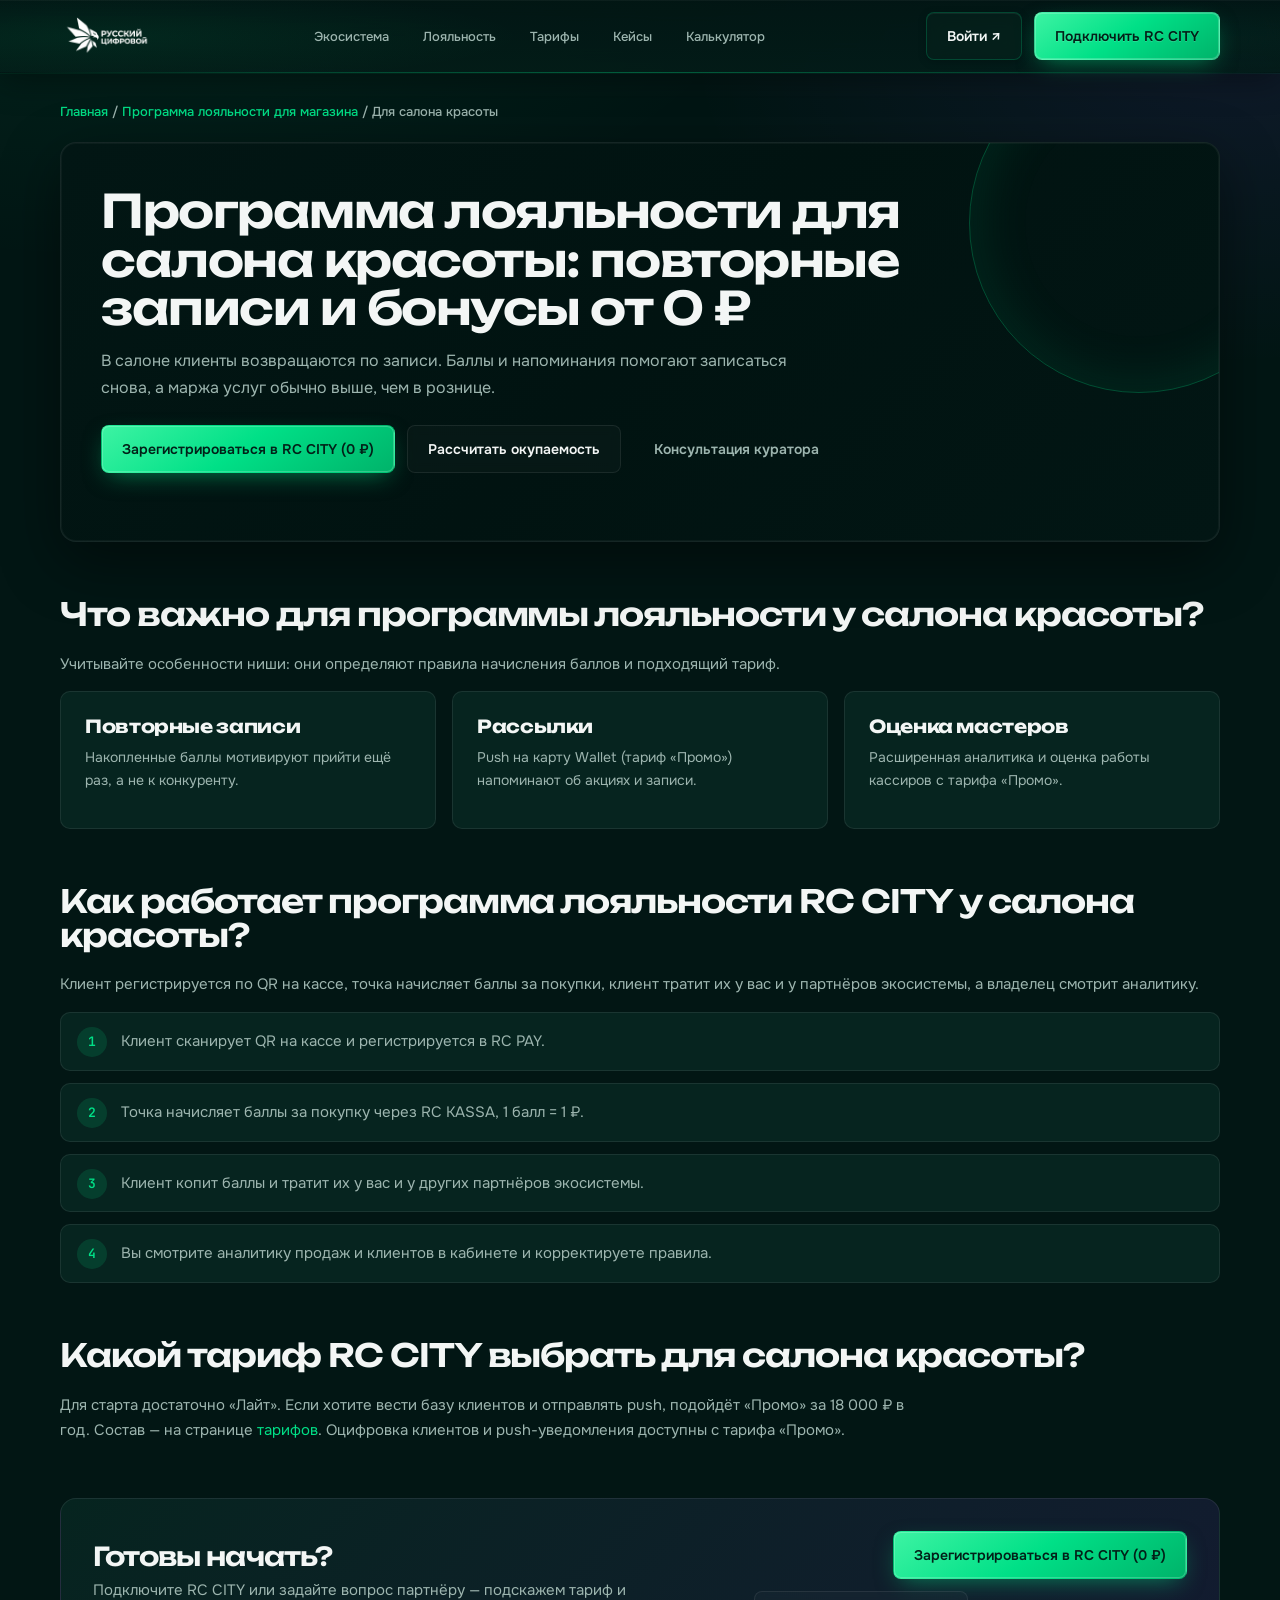
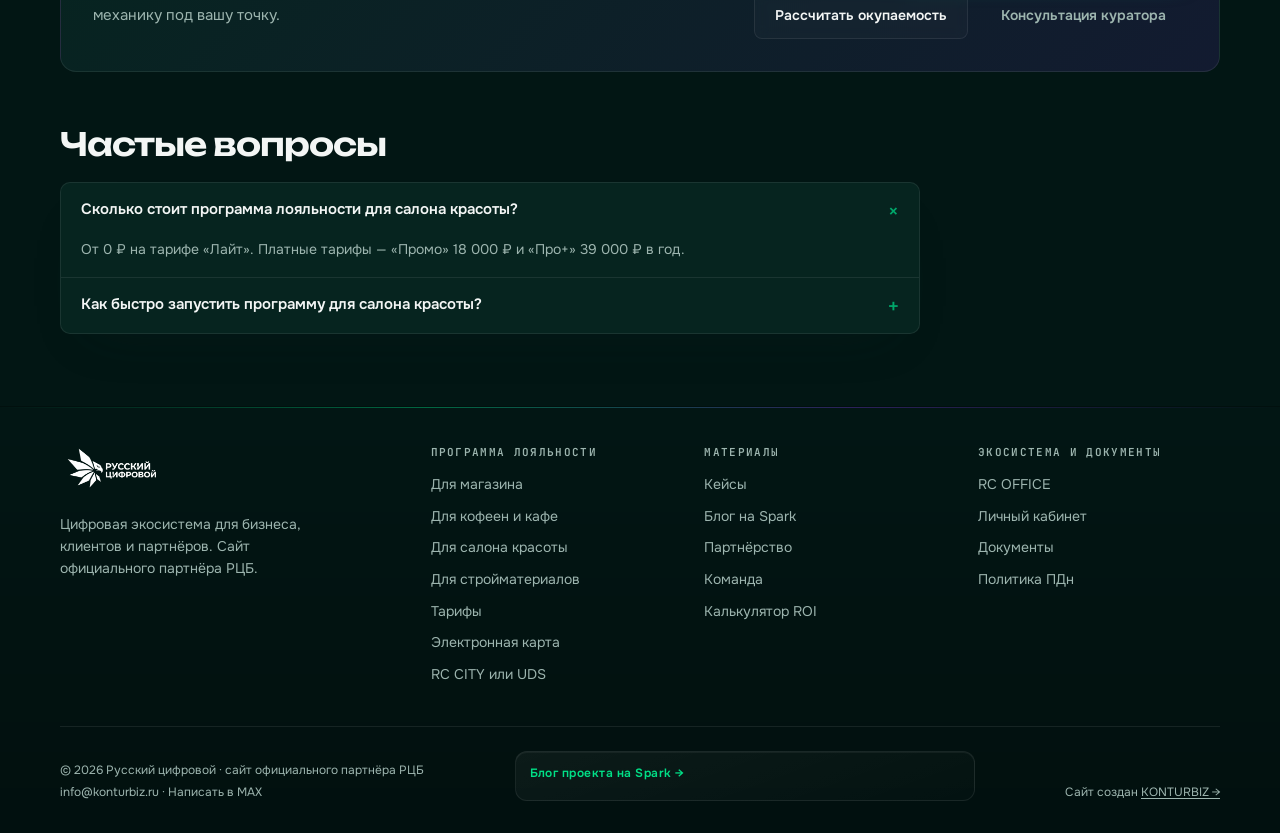
<file: programma-loyalnosti-dlya-salona-krasoty/index.html>
<!DOCTYPE html><html lang="ru"><head><meta charset="UTF-8"><meta name="viewport" content="width=device-width, initial-scale=1, viewport-fit=cover"><title>Программа лояльности для салона красоты: цена от 0 ₽ — Русский цифровой</title><meta name="description" content="Программа лояльности для салона красоты, барбершопа и студии: баллы за услуги, повторные записи, тарифы от 0 ₽ и push на карту Wallet."><meta name="robots" content="index, follow, max-image-preview:large"><link rel="canonical" href="https://русскийцифровой.рф/programma-loyalnosti-dlya-salona-krasoty/"><meta property="og:type" content="website"><meta property="og:locale" content="ru_RU"><meta property="og:site_name" content="Русский цифровой"><meta property="og:title" content="Программа лояльности для салона красоты: цена от 0 ₽ — Русский цифровой"><meta property="og:description" content="Программа лояльности для салона красоты, барбершопа и студии: баллы за услуги, повторные записи, тарифы от 0 ₽ и push на карту Wallet."><meta property="og:url" content="https://русскийцифровой.рф/programma-loyalnosti-dlya-salona-krasoty/"><meta property="og:image" content="https://русскийцифровой.рф/assets/og/og-preview-1200x630.png"><meta name="twitter:card" content="summary_large_image"><link rel="icon" href="../assets/favicon/favicon.ico" sizes="any"><link rel="icon" type="image/png" sizes="32x32" href="../assets/favicon/favicon-32.png"><link rel="apple-touch-icon" href="../assets/favicon/apple-touch-icon.png"><link rel="preconnect" href="https://fonts.googleapis.com"><link rel="preconnect" href="https://fonts.gstatic.com" crossorigin><link href="https://fonts.googleapis.com/css2?family=Unbounded:wght@500;600;700&family=Onest:wght@400;500;600&family=JetBrains+Mono:wght@400;500;600&display=swap" rel="stylesheet"><link rel="stylesheet" href="../css/tokens.css?v=20261008"><link rel="stylesheet" href="../css/base.css?v=20261008"><link rel="stylesheet" href="../css/components.css?v=20261008"><link rel="stylesheet" href="../css/layout.css?v=20261008"><link rel="stylesheet" href="../css/sections.css?v=20261008"><link rel="stylesheet" href="../css/responsive.css?v=20261008"><link rel="stylesheet" href="../css/pages.css?v=20261008"><link rel="stylesheet" href="../css/premium.css?v=20261008"><script type="application/ld+json">[{"@context": "https://schema.org", "@type": "BreadcrumbList", "itemListElement": [{"@type": "ListItem", "position": 1, "name": "Главная", "item": "https://русскийцифровой.рф/"}, {"@type": "ListItem", "position": 2, "name": "Программа лояльности для магазина", "item": "https://русскийцифровой.рф/programma-loyalnosti-dlya-magazina/"}, {"@type": "ListItem", "position": 3, "name": "Для салона красоты", "item": "https://русскийцифровой.рф/programma-loyalnosti-dlya-salona-krasoty/"}]}, {"@context": "https://schema.org", "@type": "WebPage", "name": "Программа лояльности для салона красоты: цена от 0 ₽ — Русский цифровой", "description": "Программа лояльности для салона красоты, барбершопа и студии: баллы за услуги, повторные записи, тарифы от 0 ₽ и push на карту Wallet.", "url": "https://русскийцифровой.рф/programma-loyalnosti-dlya-salona-krasoty/", "inLanguage": "ru-RU", "isPartOf": {"@type": "WebSite", "name": "Русский цифровой", "url": "https://русскийцифровой.рф/"}, "speakable": {"@type": "SpeakableSpecification", "cssSelector": [".phero .lead", ".aeo", ".faq-answer"]}}, {"@context": "https://schema.org", "@type": "Service", "name": "Программа лояльности RC CITY для салона красоты", "description": "Программа лояльности для салона красоты, барбершопа и студии: баллы за услуги, повторные записи, тарифы от 0 ₽ и push на карту Wallet.", "serviceType": "внедрение программы лояльности", "provider": {"@type": "Organization", "name": "KONTURBIZ", "url": "https://konturbiz.ru/"}, "areaServed": [{"@type": "AdministrativeArea", "name": "Россия"}, {"@type": "AdministrativeArea", "name": "Сибирь"}, {"@type": "AdministrativeArea", "name": "Дальний Восток"}], "url": "https://русскийцифровой.рф/programma-loyalnosti-dlya-salona-krasoty/", "serviceOutput": [{"@type": "Thing", "name": "настроенная программа лояльности"}, {"@type": "Thing", "name": "обучение сотрудников"}]}, {"@context": "https://schema.org", "@type": "FAQPage", "mainEntity": [{"@type": "Question", "name": "Сколько стоит программа лояльности для салона красоты?", "acceptedAnswer": {"@type": "Answer", "text": "От 0 ₽ на тарифе «Лайт». Платные тарифы — «Промо» 18 000 ₽ и «Про+» 39 000 ₽ в год."}}, {"@type": "Question", "name": "Как быстро запустить программу для салона красоты?", "acceptedAnswer": {"@type": "Answer", "text": "Ориентировочно за 7–14 дней: настройка кабинета, QR и материалы, обучение сотрудников, запуск."}}]}]</script><link rel="stylesheet" href="../css/widget.css?v=20261009">
</head><body><header class="header" role="banner"><div class="container header-inner"><a href="../index.html" class="logo" aria-label="Русский цифровой — на главную"><img class="logo-wordmark" src="../assets/logo/logo.svg" width="140" height="60" alt="Русский цифровой" decoding="async"></a><nav class="nav" aria-label="Основная навигация"><a href="../index.html#ecosystem">Экосистема</a><a href="../programma-loyalnosti-dlya-magazina/index.html">Лояльность</a><a href="../tarify-rc-city/index.html">Тарифы</a><a href="../keysy/index.html">Кейсы</a><a href="../loyalty-calculator/index.html">Калькулятор</a></nav><div class="header-actions"><!--noindex--><a href="https://panel.rc.company/registration?promocode=LYHHKKRK" class="btn btn-outline" target="_blank" rel="nofollow noopener noreferrer">Войти ↗</a><!--/noindex--><a href="https://konturbiz.ru/pages/services/loyalty.html" class="btn btn-primary" target="_blank" rel="noopener noreferrer">Подключить RC CITY</a><button class="menu-btn" type="button" aria-label="Открыть меню" aria-expanded="false" aria-controls="mobile-nav" id="menu-toggle"><svg width="22" height="22" viewBox="0 0 24 24" fill="none" stroke="currentColor" stroke-width="2" aria-hidden="true"><path d="M4 7h16M4 12h16M4 17h16"/></svg></button></div></div><div class="mobile-nav" id="mobile-nav" hidden><a href="../index.html#ecosystem">Экосистема</a><a href="../programma-loyalnosti-dlya-magazina/index.html">Лояльность</a><a href="../tarify-rc-city/index.html">Тарифы</a><a href="../keysy/index.html">Кейсы</a><a href="../loyalty-calculator/index.html">Калькулятор</a><a href="../partnerstvo/index.html">Партнёрство</a><a href="../o-partnere/index.html">Команда</a><!--noindex--><a href="https://panel.rc.company/registration?promocode=LYHHKKRK" target="_blank" rel="nofollow noopener noreferrer">Войти ↗</a><!--/noindex--><a href="https://konturbiz.ru/pages/services/loyalty.html" class="btn btn-primary" target="_blank" rel="noopener noreferrer">Подключить RC CITY</a></div></header><main class="pg"><div class="container"><p class="crumbs"><a href="../index.html">Главная</a> / <a href="../programma-loyalnosti-dlya-magazina/index.html">Программа лояльности для магазина</a> / Для салона красоты</p><div class="phero"><h1>Программа лояльности для салона красоты: повторные записи и бонусы от 0 ₽</h1><p class="lead">В салоне клиенты возвращаются по записи. Баллы и напоминания помогают записаться снова, а маржа услуг обычно выше, чем в рознице.</p><div class="acts"><a class="btn btn-primary" href="https://rc.city/register-code?code=LYHHKKRK" target="_blank" rel="noopener">Зарегистрироваться в RC CITY (0 ₽)</a><a href="../loyalty-calculator/index.html" class="btn btn-outline">Рассчитать окупаемость</a><a class="btn btn-ghost" href="../index.html#contact">Консультация куратора</a></div></div><h2>Что важно для программы лояльности у салона красоты?</h2><p class="aeo">Учитывайте особенности ниши: они определяют правила начисления баллов и подходящий тариф.</p><div class="mosaic"><div class="card s4"><h3>Повторные записи</h3><p class="aeo">Накопленные баллы мотивируют прийти ещё раз, а не к конкуренту.</p></div><div class="card s4"><h3>Рассылки</h3><p class="aeo">Push на карту Wallet (тариф «Промо») напоминают об акциях и записи.</p></div><div class="card s4"><h3>Оценка мастеров</h3><p class="aeo">Расширенная аналитика и оценка работы кассиров с тарифа «Промо».</p></div></div><h2>Как работает программа лояльности RC CITY у салона красоты?</h2><p class="aeo">Клиент регистрируется по QR на кассе, точка начисляет баллы за покупки, клиент тратит их у вас и у партнёров экосистемы, а владелец смотрит аналитику.</p><ol class="steps"><li>Клиент сканирует QR на кассе и регистрируется в RC PAY.</li><li>Точка начисляет баллы за покупку через RC KASSA, 1 балл = 1 ₽.</li><li>Клиент копит баллы и тратит их у вас и у других партнёров экосистемы.</li><li>Вы смотрите аналитику продаж и клиентов в кабинете и корректируете правила.</li></ol><h2>Какой тариф RC CITY выбрать для салона красоты?</h2><div class="prose"><p class="aeo">Для старта достаточно «Лайт». Если хотите вести базу клиентов и отправлять push, подойдёт «Промо» за 18 000 ₽ в год. Состав — на странице <a href="../tarify-rc-city/index.html">тарифов</a>. Оцифровка клиентов и push-уведомления доступны с тарифа «Промо».</p></div><div class="band"><div><h2>Готовы начать?</h2><p class="aeo">Подключите RC CITY или задайте вопрос партнёру — подскажем тариф и механику под вашу точку.</p></div><div class="acts"><a class="btn btn-primary" href="https://rc.city/register-code?code=LYHHKKRK" target="_blank" rel="noopener">Зарегистрироваться в RC CITY (0 ₽)</a><a href="../loyalty-calculator/index.html" class="btn btn-outline">Рассчитать окупаемость</a><a class="btn btn-ghost" href="../index.html#contact">Консультация куратора</a></div></div><h2>Частые вопросы</h2><div class="faq-list"><details class="faq-item" open><summary>Сколько стоит программа лояльности для салона красоты?</summary><p class="faq-answer">От 0 ₽ на тарифе «Лайт». Платные тарифы — «Промо» 18 000 ₽ и «Про+» 39 000 ₽ в год.</p></details><details class="faq-item"><summary>Как быстро запустить программу для салона красоты?</summary><p class="faq-answer">Ориентировочно за 7–14 дней: настройка кабинета, QR и материалы, обучение сотрудников, запуск.</p></details></div></div></main><footer class="footer" role="contentinfo"><div class="container"><div class="footer-grid"><div class="footer-brand"><a href="../index.html" class="logo logo-footer" aria-label="Русский цифровой"><img class="logo-wordmark logo-wordmark-footer" src="../assets/logo/logo.svg" width="150" height="64" alt="Русский цифровой" decoding="async" loading="lazy"></a><p>Цифровая экосистема для бизнеса, клиентов и партнёров. Сайт официального партнёра РЦБ.</p></div><div><h4>Программа лояльности</h4><div class="footer-links"><a href="../programma-loyalnosti-dlya-magazina/index.html">Для магазина</a><a href="../programma-loyalnosti-dlya-kofeen-i-kafe/index.html">Для кофеен и кафе</a><a href="../programma-loyalnosti-dlya-salona-krasoty/index.html">Для салона красоты</a><a href="../programma-loyalnosti-dlya-stroymaterialov/index.html">Для стройматериалов</a><a href="../tarify-rc-city/index.html">Тарифы</a><a href="../elektronnaya-karta-loyalnosti/index.html">Электронная карта</a><a href="../sravnenie-rc-city-i-uds/index.html">RC CITY или UDS</a></div></div><div><h4>Материалы</h4><div class="footer-links"><a href="../keysy/index.html">Кейсы</a><a href="https://spark.ru/startup/rcbiz" target="_blank" rel="noopener noreferrer">Блог на Spark</a><a href="../partnerstvo/index.html">Партнёрство</a><a href="../o-partnere/index.html">Команда</a><a href="../loyalty-calculator/index.html" >Калькулятор ROI</a></div></div><div><h4>Экосистема и документы</h4><div class="footer-links"><!--noindex--><a href="https://panel.rc.company/registration?promocode=LYHHKKRK" target="_blank" rel="nofollow noopener noreferrer">RC OFFICE</a><!--/noindex--><a href="../lichnyy-kabinet/index.html">Личный кабинет</a><a href="../docs/index.html">Документы</a><a href="../docs/privacy/index.html">Политика ПДн</a></div></div></div><div class="footer-bottom"><div><div>© 2026 Русский цифровой · сайт официального партнёра РЦБ</div><div style="margin-top:4px"><a href="mailto:info@konturbiz.ru" style="color:inherit">info@konturbiz.ru</a> · <a href="https://max.ru/u/f9LHodD0cOK9j1Kr6UZIS_UpBEObbNj3xYCXdviZWiObDQvOsHffp3Gc1kM" target="_blank" rel="noopener noreferrer" style="color:inherit">Написать в MAX</a></div></div><div class="spark-slot"><a class="spark-head" href="https://spark.ru/startup/rcbiz" target="_blank" rel="noopener noreferrer">Блог проекта на Spark →</a>
<div name="spark_widget" data-type="blog" data-key="40740"></div>
<script>
   !(function(d){
      if ( !d.getElementById('spark_widgets_instance') ) {
          var tag   = d.createElement( 'script' );
          tag.id    = 'spark_widgets_instance';
          tag.async = !0;
          tag.src   = 'https://spark.ru/public/js/widgets/spark.js';
          var f = d.getElementsByTagName( 'script' );
                  ( f.length )
                      ? f[0].parentNode.insertBefore( tag, f[0] )
                      : d.head.appendChild( tag );
      } else { window.sparkWidgets && sparkWidgets.init(); };
   })(document);
</script></div><div class="footer-attr">Сайт создан <a href="https://konturbiz.ru/" target="_blank" rel="noopener noreferrer">KONTURBIZ →</a></div></div></div></footer><script src="../js/site.js?v=20261008" defer></script><script>(function(m,e,t,r,i,k,a){m[i]=m[i]||function(){(m[i].a=m[i].a||[]).push(arguments)};m[i].l=1*new Date();k=e.createElement(t),a=e.getElementsByTagName(t)[0],k.async=1,k.src=r,a.parentNode.insertBefore(k,a)})(window,document,"script","https://mc.yandex.ru/metrika/tag.js?id=113381588","ym");ym(113381588,"init",{clickmap:true,trackLinks:true,accurateTrackBounce:true});</script><noscript><div><img src="https://mc.yandex.ru/watch/113381588" style="position:absolute;left:-9999px" alt=""></div></noscript></body></html>
</file>
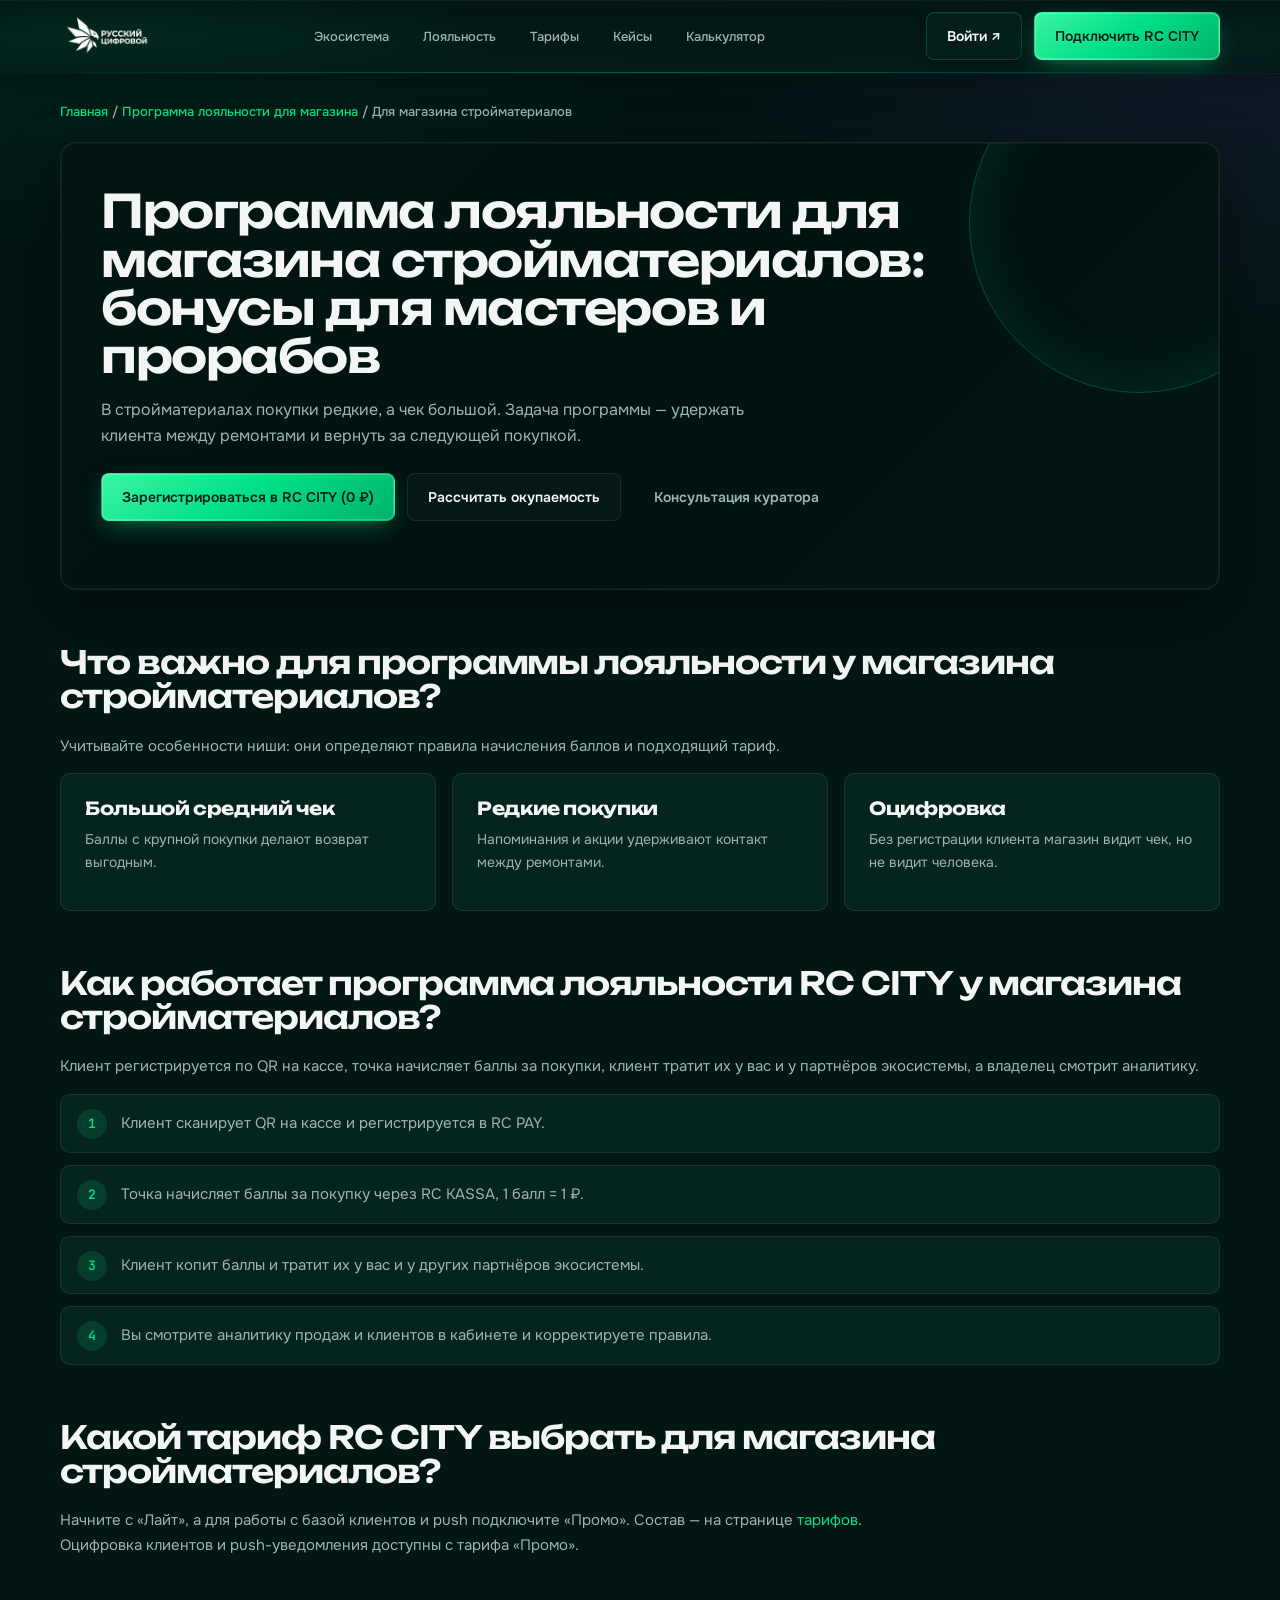
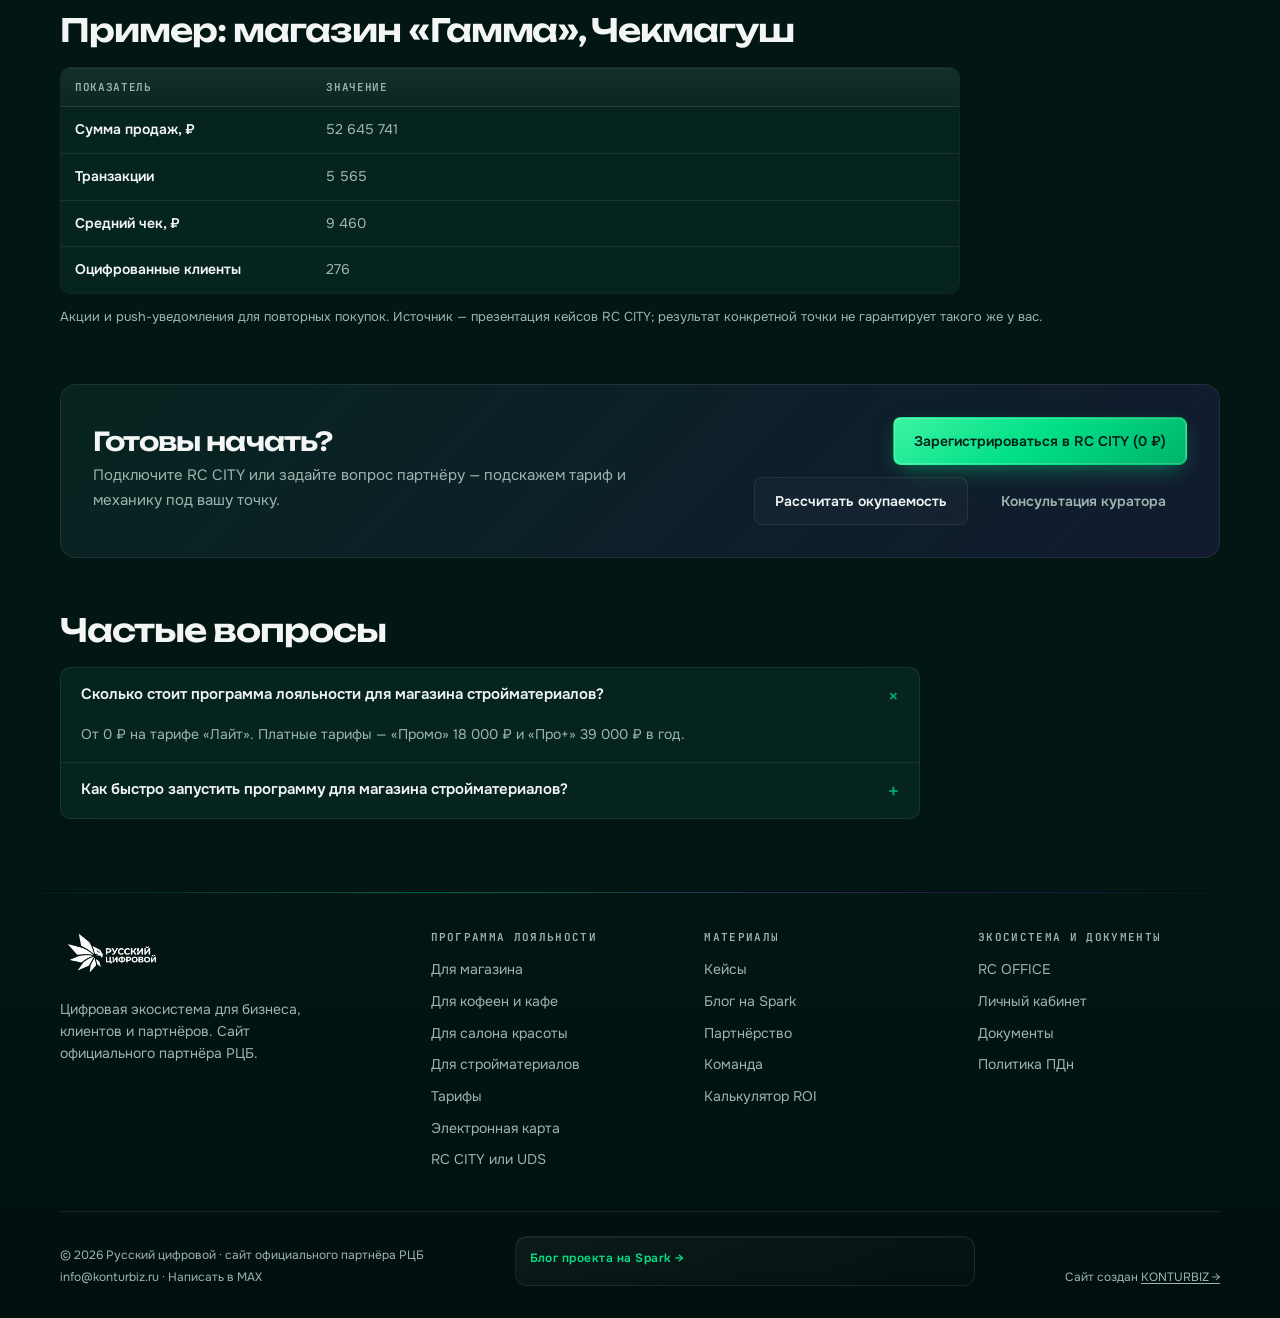
<file: programma-loyalnosti-dlya-stroymaterialov/index.html>
<!DOCTYPE html><html lang="ru"><head><meta charset="UTF-8"><meta name="viewport" content="width=device-width, initial-scale=1, viewport-fit=cover"><title>Программа лояльности для магазина стройматериалов: цена от 0 ₽ — Русский цифровой</title><meta name="description" content="Программа лояльности для строительного магазина: пример магазина «Гамма» с цифрами, тарифы RC CITY, как работать с редкими покупками и большим чеком."><meta name="robots" content="index, follow, max-image-preview:large"><link rel="canonical" href="https://русскийцифровой.рф/programma-loyalnosti-dlya-stroymaterialov/"><meta property="og:type" content="website"><meta property="og:locale" content="ru_RU"><meta property="og:site_name" content="Русский цифровой"><meta property="og:title" content="Программа лояльности для магазина стройматериалов: цена от 0 ₽ — Русский цифровой"><meta property="og:description" content="Программа лояльности для строительного магазина: пример магазина «Гамма» с цифрами, тарифы RC CITY, как работать с редкими покупками и большим чеком."><meta property="og:url" content="https://русскийцифровой.рф/programma-loyalnosti-dlya-stroymaterialov/"><meta property="og:image" content="https://русскийцифровой.рф/assets/og/og-preview-1200x630.png"><meta name="twitter:card" content="summary_large_image"><link rel="icon" href="../assets/favicon/favicon.ico" sizes="any"><link rel="icon" type="image/png" sizes="32x32" href="../assets/favicon/favicon-32.png"><link rel="apple-touch-icon" href="../assets/favicon/apple-touch-icon.png"><link rel="preconnect" href="https://fonts.googleapis.com"><link rel="preconnect" href="https://fonts.gstatic.com" crossorigin><link href="https://fonts.googleapis.com/css2?family=Unbounded:wght@500;600;700&family=Onest:wght@400;500;600&family=JetBrains+Mono:wght@400;500;600&display=swap" rel="stylesheet"><link rel="stylesheet" href="../css/tokens.css?v=20261008"><link rel="stylesheet" href="../css/base.css?v=20261008"><link rel="stylesheet" href="../css/components.css?v=20261008"><link rel="stylesheet" href="../css/layout.css?v=20261008"><link rel="stylesheet" href="../css/sections.css?v=20261008"><link rel="stylesheet" href="../css/responsive.css?v=20261008"><link rel="stylesheet" href="../css/pages.css?v=20261008"><link rel="stylesheet" href="../css/premium.css?v=20261008"><script type="application/ld+json">[{"@context": "https://schema.org", "@type": "BreadcrumbList", "itemListElement": [{"@type": "ListItem", "position": 1, "name": "Главная", "item": "https://русскийцифровой.рф/"}, {"@type": "ListItem", "position": 2, "name": "Программа лояльности для магазина", "item": "https://русскийцифровой.рф/programma-loyalnosti-dlya-magazina/"}, {"@type": "ListItem", "position": 3, "name": "Для магазина стройматериалов", "item": "https://русскийцифровой.рф/programma-loyalnosti-dlya-stroymaterialov/"}]}, {"@context": "https://schema.org", "@type": "WebPage", "name": "Программа лояльности для магазина стройматериалов: цена от 0 ₽ — Русский цифровой", "description": "Программа лояльности для строительного магазина: пример магазина «Гамма» с цифрами, тарифы RC CITY, как работать с редкими покупками и большим чеком.", "url": "https://русскийцифровой.рф/programma-loyalnosti-dlya-stroymaterialov/", "inLanguage": "ru-RU", "isPartOf": {"@type": "WebSite", "name": "Русский цифровой", "url": "https://русскийцифровой.рф/"}, "speakable": {"@type": "SpeakableSpecification", "cssSelector": [".phero .lead", ".aeo", ".faq-answer"]}}, {"@context": "https://schema.org", "@type": "Service", "name": "Программа лояльности RC CITY для магазина стройматериалов", "description": "Программа лояльности для строительного магазина: пример магазина «Гамма» с цифрами, тарифы RC CITY, как работать с редкими покупками и большим чеком.", "serviceType": "внедрение программы лояльности", "provider": {"@type": "Organization", "name": "KONTURBIZ", "url": "https://konturbiz.ru/"}, "areaServed": [{"@type": "AdministrativeArea", "name": "Россия"}, {"@type": "AdministrativeArea", "name": "Сибирь"}, {"@type": "AdministrativeArea", "name": "Дальний Восток"}], "url": "https://русскийцифровой.рф/programma-loyalnosti-dlya-stroymaterialov/", "serviceOutput": [{"@type": "Thing", "name": "настроенная программа лояльности"}, {"@type": "Thing", "name": "обучение сотрудников"}]}, {"@context": "https://schema.org", "@type": "FAQPage", "mainEntity": [{"@type": "Question", "name": "Сколько стоит программа лояльности для магазина стройматериалов?", "acceptedAnswer": {"@type": "Answer", "text": "От 0 ₽ на тарифе «Лайт». Платные тарифы — «Промо» 18 000 ₽ и «Про+» 39 000 ₽ в год."}}, {"@type": "Question", "name": "Как быстро запустить программу для магазина стройматериалов?", "acceptedAnswer": {"@type": "Answer", "text": "Ориентировочно за 7–14 дней: настройка кабинета, QR и материалы, обучение сотрудников, запуск."}}]}]</script><link rel="stylesheet" href="../css/widget.css?v=20261009">
</head><body><header class="header" role="banner"><div class="container header-inner"><a href="../index.html" class="logo" aria-label="Русский цифровой — на главную"><img class="logo-wordmark" src="../assets/logo/logo.svg" width="140" height="60" alt="Русский цифровой" decoding="async"></a><nav class="nav" aria-label="Основная навигация"><a href="../index.html#ecosystem">Экосистема</a><a href="../programma-loyalnosti-dlya-magazina/index.html">Лояльность</a><a href="../tarify-rc-city/index.html">Тарифы</a><a href="../keysy/index.html">Кейсы</a><a href="../loyalty-calculator/index.html">Калькулятор</a></nav><div class="header-actions"><!--noindex--><a href="https://panel.rc.company/registration?promocode=LYHHKKRK" class="btn btn-outline" target="_blank" rel="nofollow noopener noreferrer">Войти ↗</a><!--/noindex--><a href="https://konturbiz.ru/pages/services/loyalty.html" class="btn btn-primary" target="_blank" rel="noopener noreferrer">Подключить RC CITY</a><button class="menu-btn" type="button" aria-label="Открыть меню" aria-expanded="false" aria-controls="mobile-nav" id="menu-toggle"><svg width="22" height="22" viewBox="0 0 24 24" fill="none" stroke="currentColor" stroke-width="2" aria-hidden="true"><path d="M4 7h16M4 12h16M4 17h16"/></svg></button></div></div><div class="mobile-nav" id="mobile-nav" hidden><a href="../index.html#ecosystem">Экосистема</a><a href="../programma-loyalnosti-dlya-magazina/index.html">Лояльность</a><a href="../tarify-rc-city/index.html">Тарифы</a><a href="../keysy/index.html">Кейсы</a><a href="../loyalty-calculator/index.html">Калькулятор</a><a href="../partnerstvo/index.html">Партнёрство</a><a href="../o-partnere/index.html">Команда</a><!--noindex--><a href="https://panel.rc.company/registration?promocode=LYHHKKRK" target="_blank" rel="nofollow noopener noreferrer">Войти ↗</a><!--/noindex--><a href="https://konturbiz.ru/pages/services/loyalty.html" class="btn btn-primary" target="_blank" rel="noopener noreferrer">Подключить RC CITY</a></div></header><main class="pg"><div class="container"><p class="crumbs"><a href="../index.html">Главная</a> / <a href="../programma-loyalnosti-dlya-magazina/index.html">Программа лояльности для магазина</a> / Для магазина стройматериалов</p><div class="phero"><h1>Программа лояльности для магазина стройматериалов: бонусы для мастеров и прорабов</h1><p class="lead">В стройматериалах покупки редкие, а чек большой. Задача программы — удержать клиента между ремонтами и вернуть за следующей покупкой.</p><div class="acts"><a class="btn btn-primary" href="https://rc.city/register-code?code=LYHHKKRK" target="_blank" rel="noopener">Зарегистрироваться в RC CITY (0 ₽)</a><a href="../loyalty-calculator/index.html" class="btn btn-outline">Рассчитать окупаемость</a><a class="btn btn-ghost" href="../index.html#contact">Консультация куратора</a></div></div><h2>Что важно для программы лояльности у магазина стройматериалов?</h2><p class="aeo">Учитывайте особенности ниши: они определяют правила начисления баллов и подходящий тариф.</p><div class="mosaic"><div class="card s4"><h3>Большой средний чек</h3><p class="aeo">Баллы с крупной покупки делают возврат выгодным.</p></div><div class="card s4"><h3>Редкие покупки</h3><p class="aeo">Напоминания и акции удерживают контакт между ремонтами.</p></div><div class="card s4"><h3>Оцифровка</h3><p class="aeo">Без регистрации клиента магазин видит чек, но не видит человека.</p></div></div><h2>Как работает программа лояльности RC CITY у магазина стройматериалов?</h2><p class="aeo">Клиент регистрируется по QR на кассе, точка начисляет баллы за покупки, клиент тратит их у вас и у партнёров экосистемы, а владелец смотрит аналитику.</p><ol class="steps"><li>Клиент сканирует QR на кассе и регистрируется в RC PAY.</li><li>Точка начисляет баллы за покупку через RC KASSA, 1 балл = 1 ₽.</li><li>Клиент копит баллы и тратит их у вас и у других партнёров экосистемы.</li><li>Вы смотрите аналитику продаж и клиентов в кабинете и корректируете правила.</li></ol><h2>Какой тариф RC CITY выбрать для магазина стройматериалов?</h2><div class="prose"><p class="aeo">Начните с «Лайт», а для работы с базой клиентов и push подключите «Промо». Состав — на странице <a href="../tarify-rc-city/index.html">тарифов</a>. Оцифровка клиентов и push-уведомления доступны с тарифа «Промо».</p></div><h2>Пример: магазин «Гамма», Чекмагуш</h2><div class="table-scroll" role="region"><table class="compare-table"><thead><tr><th scope="col">Показатель</th><th scope="col">Значение</th></tr></thead><tbody><tr><th scope="row">Сумма продаж, ₽</th><td>52 645 741</td></tr><tr><th scope="row">Транзакции</th><td>5 565</td></tr><tr><th scope="row">Средний чек, ₽</th><td>9 460</td></tr><tr><th scope="row">Оцифрованные клиенты</th><td>276</td></tr></tbody></table></div><p class="note" style="margin-top:12px">Акции и push-уведомления для повторных покупок. Источник — презентация кейсов RC CITY; результат конкретной точки не гарантирует такого же у вас.</p><div class="band"><div><h2>Готовы начать?</h2><p class="aeo">Подключите RC CITY или задайте вопрос партнёру — подскажем тариф и механику под вашу точку.</p></div><div class="acts"><a class="btn btn-primary" href="https://rc.city/register-code?code=LYHHKKRK" target="_blank" rel="noopener">Зарегистрироваться в RC CITY (0 ₽)</a><a href="../loyalty-calculator/index.html" class="btn btn-outline">Рассчитать окупаемость</a><a class="btn btn-ghost" href="../index.html#contact">Консультация куратора</a></div></div><h2>Частые вопросы</h2><div class="faq-list"><details class="faq-item" open><summary>Сколько стоит программа лояльности для магазина стройматериалов?</summary><p class="faq-answer">От 0 ₽ на тарифе «Лайт». Платные тарифы — «Промо» 18 000 ₽ и «Про+» 39 000 ₽ в год.</p></details><details class="faq-item"><summary>Как быстро запустить программу для магазина стройматериалов?</summary><p class="faq-answer">Ориентировочно за 7–14 дней: настройка кабинета, QR и материалы, обучение сотрудников, запуск.</p></details></div></div></main><footer class="footer" role="contentinfo"><div class="container"><div class="footer-grid"><div class="footer-brand"><a href="../index.html" class="logo logo-footer" aria-label="Русский цифровой"><img class="logo-wordmark logo-wordmark-footer" src="../assets/logo/logo.svg" width="150" height="64" alt="Русский цифровой" decoding="async" loading="lazy"></a><p>Цифровая экосистема для бизнеса, клиентов и партнёров. Сайт официального партнёра РЦБ.</p></div><div><h4>Программа лояльности</h4><div class="footer-links"><a href="../programma-loyalnosti-dlya-magazina/index.html">Для магазина</a><a href="../programma-loyalnosti-dlya-kofeen-i-kafe/index.html">Для кофеен и кафе</a><a href="../programma-loyalnosti-dlya-salona-krasoty/index.html">Для салона красоты</a><a href="../programma-loyalnosti-dlya-stroymaterialov/index.html">Для стройматериалов</a><a href="../tarify-rc-city/index.html">Тарифы</a><a href="../elektronnaya-karta-loyalnosti/index.html">Электронная карта</a><a href="../sravnenie-rc-city-i-uds/index.html">RC CITY или UDS</a></div></div><div><h4>Материалы</h4><div class="footer-links"><a href="../keysy/index.html">Кейсы</a><a href="https://spark.ru/startup/rcbiz" target="_blank" rel="noopener noreferrer">Блог на Spark</a><a href="../partnerstvo/index.html">Партнёрство</a><a href="../o-partnere/index.html">Команда</a><a href="../loyalty-calculator/index.html" >Калькулятор ROI</a></div></div><div><h4>Экосистема и документы</h4><div class="footer-links"><!--noindex--><a href="https://panel.rc.company/registration?promocode=LYHHKKRK" target="_blank" rel="nofollow noopener noreferrer">RC OFFICE</a><!--/noindex--><a href="../lichnyy-kabinet/index.html">Личный кабинет</a><a href="../docs/index.html">Документы</a><a href="../docs/privacy/index.html">Политика ПДн</a></div></div></div><div class="footer-bottom"><div><div>© 2026 Русский цифровой · сайт официального партнёра РЦБ</div><div style="margin-top:4px"><a href="mailto:info@konturbiz.ru" style="color:inherit">info@konturbiz.ru</a> · <a href="https://max.ru/u/f9LHodD0cOK9j1Kr6UZIS_UpBEObbNj3xYCXdviZWiObDQvOsHffp3Gc1kM" target="_blank" rel="noopener noreferrer" style="color:inherit">Написать в MAX</a></div></div><div class="spark-slot"><a class="spark-head" href="https://spark.ru/startup/rcbiz" target="_blank" rel="noopener noreferrer">Блог проекта на Spark →</a>
<div name="spark_widget" data-type="blog" data-key="40740"></div>
<script>
   !(function(d){
      if ( !d.getElementById('spark_widgets_instance') ) {
          var tag   = d.createElement( 'script' );
          tag.id    = 'spark_widgets_instance';
          tag.async = !0;
          tag.src   = 'https://spark.ru/public/js/widgets/spark.js';
          var f = d.getElementsByTagName( 'script' );
                  ( f.length )
                      ? f[0].parentNode.insertBefore( tag, f[0] )
                      : d.head.appendChild( tag );
      } else { window.sparkWidgets && sparkWidgets.init(); };
   })(document);
</script></div><div class="footer-attr">Сайт создан <a href="https://konturbiz.ru/" target="_blank" rel="noopener noreferrer">KONTURBIZ →</a></div></div></div></footer><script src="../js/site.js?v=20261008" defer></script><script>(function(m,e,t,r,i,k,a){m[i]=m[i]||function(){(m[i].a=m[i].a||[]).push(arguments)};m[i].l=1*new Date();k=e.createElement(t),a=e.getElementsByTagName(t)[0],k.async=1,k.src=r,a.parentNode.insertBefore(k,a)})(window,document,"script","https://mc.yandex.ru/metrika/tag.js?id=113381588","ym");ym(113381588,"init",{clickmap:true,trackLinks:true,accurateTrackBounce:true});</script><noscript><div><img src="https://mc.yandex.ru/watch/113381588" style="position:absolute;left:-9999px" alt=""></div></noscript></body></html>
</file>
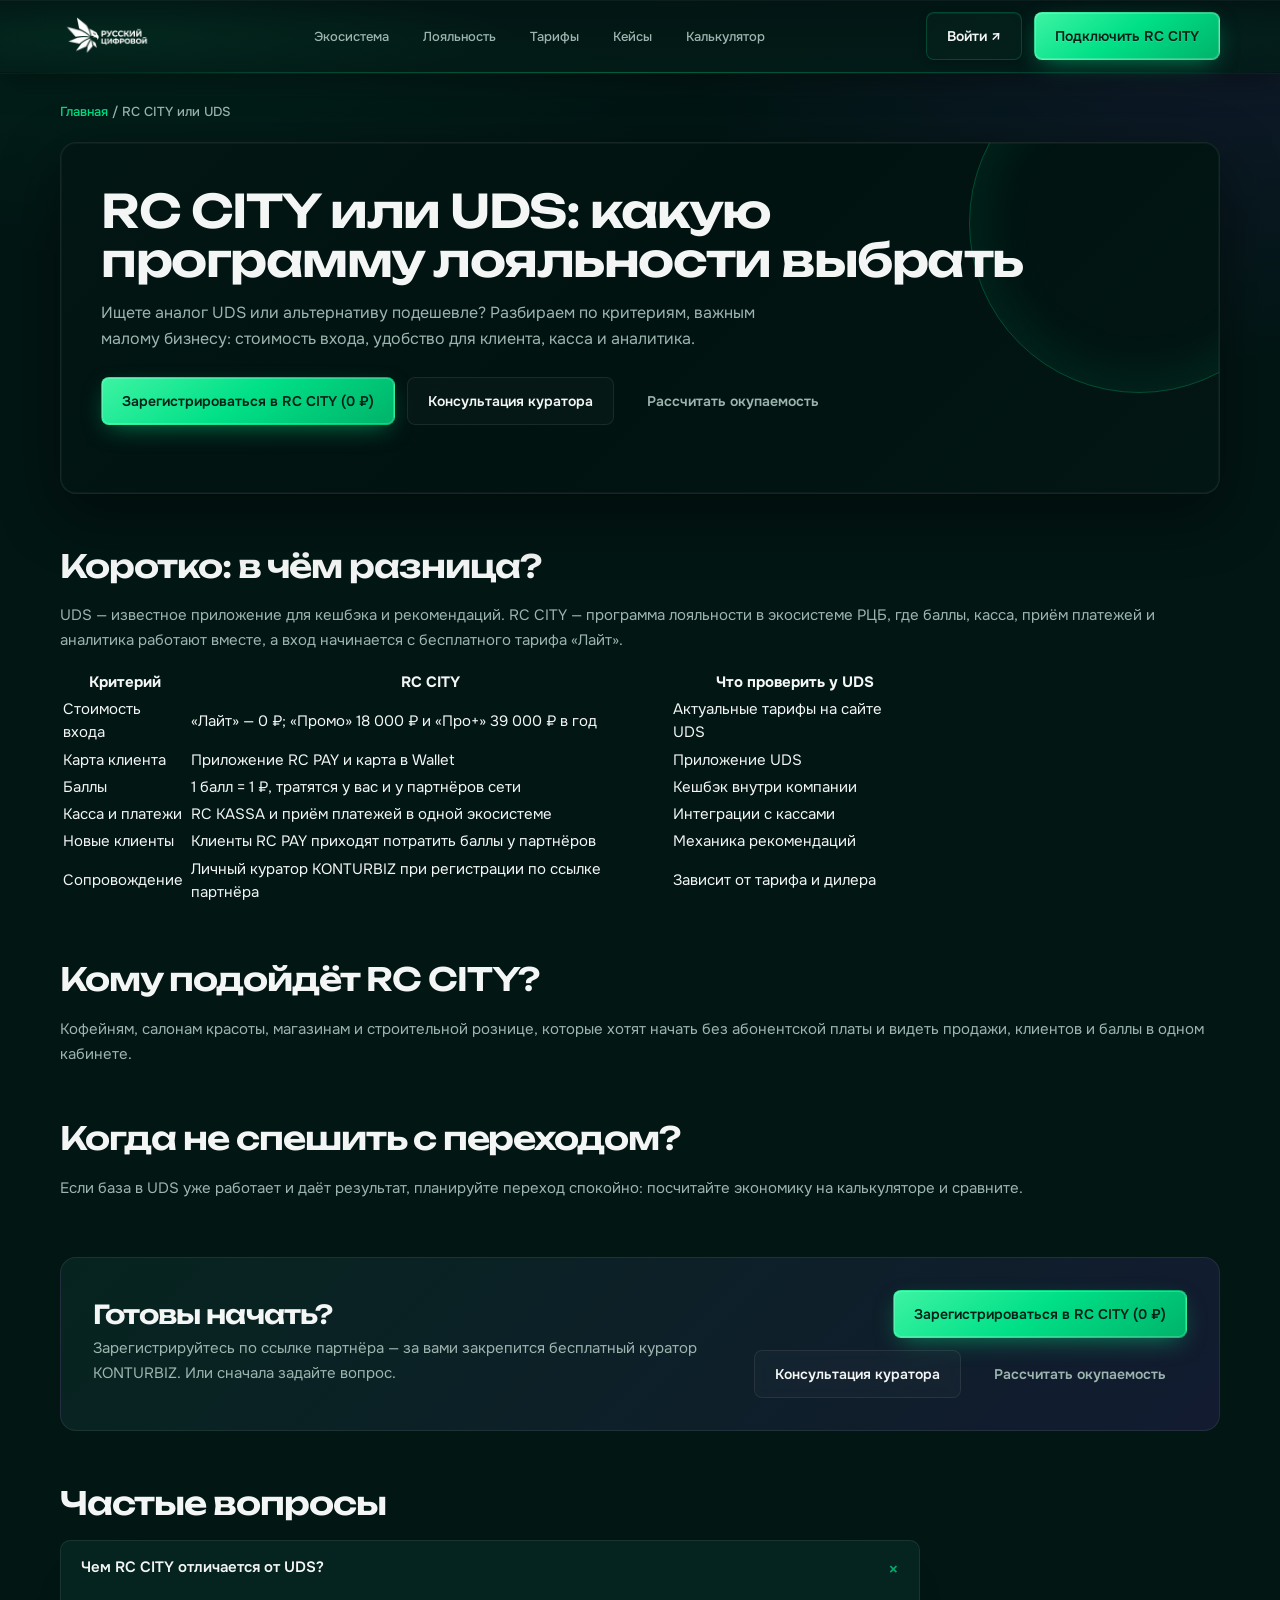
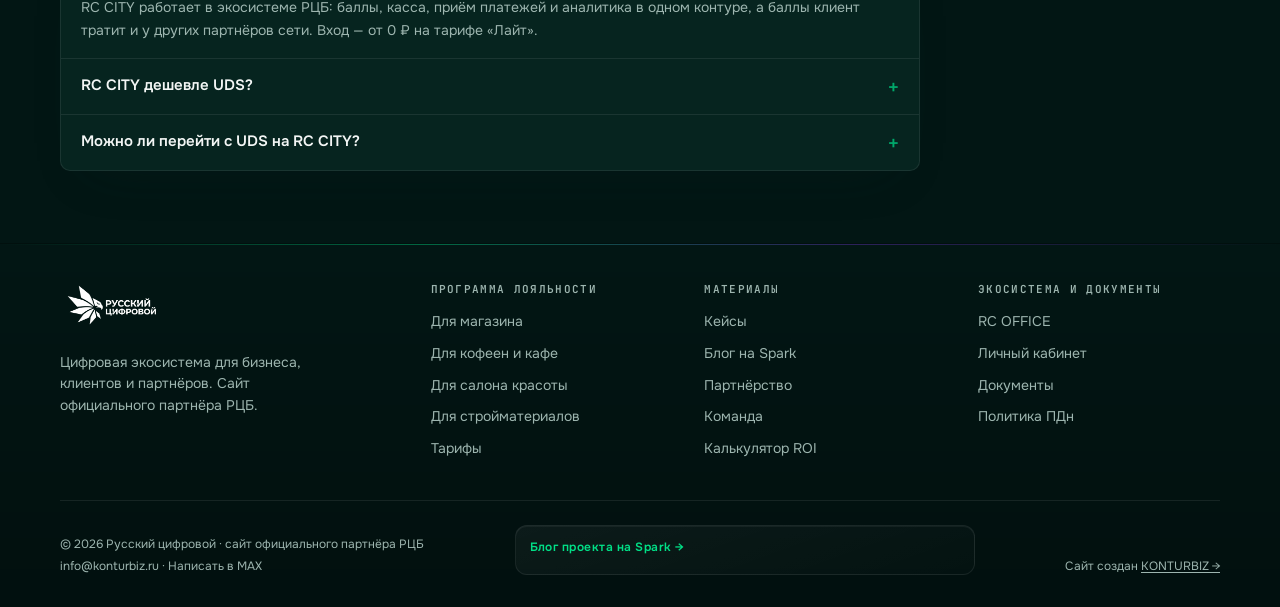
<file: sravnenie-rc-city-i-uds/index.html>
<!DOCTYPE html><html lang="ru"><head><meta charset="UTF-8"><meta name="viewport" content="width=device-width, initial-scale=1, viewport-fit=cover"><title>RC CITY или UDS: сравнение программ лояльности для бизнеса — Русский цифровой</title><meta name="description" content="Сравнение RC CITY и UDS: стоимость входа, электронные карты, касса и платежи, сеть партнёров. Как выбрать программу лояльности для малого бизнеса."><meta name="robots" content="index, follow, max-image-preview:large"><link rel="canonical" href="https://русскийцифровой.рф/sravnenie-rc-city-i-uds/"><meta property="og:type" content="website"><meta property="og:locale" content="ru_RU"><meta property="og:site_name" content="Русский цифровой"><meta property="og:title" content="RC CITY или UDS: сравнение программ лояльности для бизнеса — Русский цифровой"><meta property="og:description" content="Сравнение RC CITY и UDS: стоимость входа, электронные карты, касса и платежи, сеть партнёров. Как выбрать программу лояльности для малого бизнеса."><meta property="og:url" content="https://русскийцифровой.рф/sravnenie-rc-city-i-uds/"><meta property="og:image" content="https://русскийцифровой.рф/assets/og/og-preview-1200x630.png"><meta name="twitter:card" content="summary_large_image"><link rel="icon" href="../assets/favicon/favicon.ico" sizes="any"><link rel="icon" type="image/png" sizes="32x32" href="../assets/favicon/favicon-32.png"><link rel="apple-touch-icon" href="../assets/favicon/apple-touch-icon.png"><link rel="preconnect" href="https://fonts.googleapis.com"><link rel="preconnect" href="https://fonts.gstatic.com" crossorigin><link href="https://fonts.googleapis.com/css2?family=Unbounded:wght@500;600;700&family=Onest:wght@400;500;600&family=JetBrains+Mono:wght@400;500;600&display=swap" rel="stylesheet"><link rel="stylesheet" href="../css/tokens.css?v=20261008"><link rel="stylesheet" href="../css/base.css?v=20261008"><link rel="stylesheet" href="../css/components.css?v=20261008"><link rel="stylesheet" href="../css/layout.css?v=20261008"><link rel="stylesheet" href="../css/sections.css?v=20261008"><link rel="stylesheet" href="../css/responsive.css?v=20261008"><link rel="stylesheet" href="../css/pages.css?v=20261008"><link rel="stylesheet" href="../css/premium.css?v=20261008"><script type="application/ld+json">[{"@context": "https://schema.org", "@type": "BreadcrumbList", "itemListElement": [{"@type": "ListItem", "position": 1, "name": "Главная", "item": "https://русскийцифровой.рф/"}, {"@type": "ListItem", "position": 2, "name": "RC CITY или UDS", "item": "https://русскийцифровой.рф/sravnenie-rc-city-i-uds/"}]}, {"@context": "https://schema.org", "@type": "WebPage", "name": "RC CITY или UDS: сравнение программ лояльности для бизнеса — Русский цифровой", "description": "Сравнение RC CITY и UDS: стоимость входа, электронные карты, касса и платежи, сеть партнёров. Как выбрать программу лояльности для малого бизнеса.", "url": "https://русскийцифровой.рф/sravnenie-rc-city-i-uds/", "inLanguage": "ru-RU"}, {"@context": "https://schema.org", "@type": "FAQPage", "mainEntity": [{"@type": "Question", "name": "Чем RC CITY отличается от UDS?", "acceptedAnswer": {"@type": "Answer", "text": "RC CITY работает в экосистеме РЦБ: баллы, касса, приём платежей и аналитика в одном контуре, а баллы клиент тратит и у других партнёров сети. Вход — от 0 ₽ на тарифе «Лайт»."}}, {"@type": "Question", "name": "RC CITY дешевле UDS?", "acceptedAnswer": {"@type": "Answer", "text": "Тариф «Лайт» бесплатный, платные — 18 000 ₽ и 39 000 ₽ в год. Цены UDS сверяйте на их сайте: выгода зависит от вашего чека, трафика и нужных функций."}}, {"@type": "Question", "name": "Можно ли перейти с UDS на RC CITY?", "acceptedAnswer": {"@type": "Answer", "text": "Да. Куратор KONTURBIZ поможет подобрать тариф, настроить начисление баллов и перевести клиентов на карты RC PAY."}}]}]</script><link rel="stylesheet" href="../css/widget.css?v=20261009">
</head><body><header class="header" role="banner"><div class="container header-inner"><a href="../index.html" class="logo" aria-label="Русский цифровой — на главную"><img class="logo-wordmark" src="../assets/logo/logo.svg" width="140" height="60" alt="Русский цифровой" decoding="async"></a><nav class="nav" aria-label="Основная навигация"><a href="../index.html#ecosystem">Экосистема</a><a href="../programma-loyalnosti-dlya-magazina/index.html">Лояльность</a><a href="../tarify-rc-city/index.html">Тарифы</a><a href="../keysy/index.html">Кейсы</a><a href="../loyalty-calculator/index.html">Калькулятор</a></nav><div class="header-actions"><!--noindex--><a href="https://panel.rc.company/registration?promocode=LYHHKKRK" class="btn btn-outline" target="_blank" rel="nofollow noopener noreferrer">Войти ↗</a><!--/noindex--><a href="https://konturbiz.ru/pages/services/loyalty.html" class="btn btn-primary" target="_blank" rel="noopener noreferrer">Подключить RC CITY</a><button class="menu-btn" type="button" aria-label="Открыть меню" aria-expanded="false" aria-controls="mobile-nav" id="menu-toggle"><svg width="22" height="22" viewBox="0 0 24 24" fill="none" stroke="currentColor" stroke-width="2" aria-hidden="true"><path d="M4 7h16M4 12h16M4 17h16"/></svg></button></div></div><div class="mobile-nav" id="mobile-nav" hidden><a href="../index.html#ecosystem">Экосистема</a><a href="../programma-loyalnosti-dlya-magazina/index.html">Лояльность</a><a href="../tarify-rc-city/index.html">Тарифы</a><a href="../keysy/index.html">Кейсы</a><a href="../loyalty-calculator/index.html">Калькулятор</a><a href="../partnerstvo/index.html">Партнёрство</a><a href="../o-partnere/index.html">Команда</a><!--noindex--><a href="https://panel.rc.company/registration?promocode=LYHHKKRK" target="_blank" rel="nofollow noopener noreferrer">Войти ↗</a><!--/noindex--><a href="https://konturbiz.ru/pages/services/loyalty.html" class="btn btn-primary" target="_blank" rel="noopener noreferrer">Подключить RC CITY</a></div></header><main class="pg"><div class="container"><p class="crumbs"><a href="../index.html">Главная</a> / RC CITY или UDS</p><div class="phero"><h1>RC CITY или UDS: какую программу лояльности выбрать</h1><p class="lead">Ищете аналог UDS или альтернативу подешевле? Разбираем по критериям, важным малому бизнесу: стоимость входа, удобство для клиента, касса и аналитика.</p><div class="acts"><a class="btn btn-primary" href="https://rc.city/register-code?code=LYHHKKRK" target="_blank" rel="noopener">Зарегистрироваться в RC CITY (0 ₽)</a><a class="btn btn-outline" href="../index.html#contact">Консультация куратора</a><a href="../loyalty-calculator/index.html" class="btn btn-ghost">Рассчитать окупаемость</a></div></div>
<h2>Коротко: в чём разница?</h2><p class="aeo">UDS — известное приложение для кешбэка и рекомендаций. RC CITY — программа лояльности в экосистеме РЦБ, где баллы, касса, приём платежей и аналитика работают вместе, а вход начинается с бесплатного тарифа «Лайт».</p>
<div class="prose"><table><thead><tr><th>Критерий</th><th>RC CITY</th><th>Что проверить у UDS</th></tr></thead><tbody>
<tr><td>Стоимость входа</td><td>«Лайт» — 0 ₽; «Промо» 18 000 ₽ и «Про+» 39 000 ₽ в год</td><td>Актуальные тарифы на сайте UDS</td></tr>
<tr><td>Карта клиента</td><td>Приложение RC PAY и карта в Wallet</td><td>Приложение UDS</td></tr>
<tr><td>Баллы</td><td>1 балл = 1 ₽, тратятся у вас и у партнёров сети</td><td>Кешбэк внутри компании</td></tr>
<tr><td>Касса и платежи</td><td>RC KASSA и приём платежей в одной экосистеме</td><td>Интеграции с кассами</td></tr>
<tr><td>Новые клиенты</td><td>Клиенты RC PAY приходят потратить баллы у партнёров</td><td>Механика рекомендаций</td></tr>
<tr><td>Сопровождение</td><td>Личный куратор KONTURBIZ при регистрации по ссылке партнёра</td><td>Зависит от тарифа и дилера</td></tr></tbody></table></div>
<h2>Кому подойдёт RC CITY?</h2><p class="aeo">Кофейням, салонам красоты, магазинам и строительной рознице, которые хотят начать без абонентской платы и видеть продажи, клиентов и баллы в одном кабинете.</p>
<h2>Когда не спешить с переходом?</h2><p class="aeo">Если база в UDS уже работает и даёт результат, планируйте переход спокойно: посчитайте экономику на калькуляторе и сравните.</p><div class="band"><div><h2>Готовы начать?</h2><p class="aeo">Зарегистрируйтесь по ссылке партнёра — за вами закрепится бесплатный куратор KONTURBIZ. Или сначала задайте вопрос.</p></div><div class="acts"><a class="btn btn-primary" href="https://rc.city/register-code?code=LYHHKKRK" target="_blank" rel="noopener">Зарегистрироваться в RC CITY (0 ₽)</a><a class="btn btn-outline" href="../index.html#contact">Консультация куратора</a><a href="../loyalty-calculator/index.html" class="btn btn-ghost">Рассчитать окупаемость</a></div></div><h2>Частые вопросы</h2><div class="faq-list"><details class="faq-item" open><summary>Чем RC CITY отличается от UDS?</summary><p class="faq-answer">RC CITY работает в экосистеме РЦБ: баллы, касса, приём платежей и аналитика в одном контуре, а баллы клиент тратит и у других партнёров сети. Вход — от 0 ₽ на тарифе «Лайт».</p></details><details class="faq-item"><summary>RC CITY дешевле UDS?</summary><p class="faq-answer">Тариф «Лайт» бесплатный, платные — 18 000 ₽ и 39 000 ₽ в год. Цены UDS сверяйте на их сайте: выгода зависит от вашего чека, трафика и нужных функций.</p></details><details class="faq-item"><summary>Можно ли перейти с UDS на RC CITY?</summary><p class="faq-answer">Да. Куратор KONTURBIZ поможет подобрать тариф, настроить начисление баллов и перевести клиентов на карты RC PAY.</p></details></div></div></main><footer class="footer" role="contentinfo"><div class="container"><div class="footer-grid"><div class="footer-brand"><a href="../index.html" class="logo logo-footer" aria-label="Русский цифровой"><img class="logo-wordmark logo-wordmark-footer" src="../assets/logo/logo.svg" width="150" height="64" alt="Русский цифровой" decoding="async" loading="lazy"></a><p>Цифровая экосистема для бизнеса, клиентов и партнёров. Сайт официального партнёра РЦБ.</p></div><div><h4>Программа лояльности</h4><div class="footer-links"><a href="../programma-loyalnosti-dlya-magazina/index.html">Для магазина</a><a href="../programma-loyalnosti-dlya-kofeen-i-kafe/index.html">Для кофеен и кафе</a><a href="../sravnenie-rc-city-i-uds/index.html">Для салона красоты</a><a href="../programma-loyalnosti-dlya-stroymaterialov/index.html">Для стройматериалов</a><a href="../tarify-rc-city/index.html">Тарифы</a></div></div><div><h4>Материалы</h4><div class="footer-links"><a href="../keysy/index.html">Кейсы</a><a href="https://spark.ru/startup/rcbiz" target="_blank" rel="noopener noreferrer">Блог на Spark</a><a href="../partnerstvo/index.html">Партнёрство</a><a href="../o-partnere/index.html">Команда</a><a href="../loyalty-calculator/index.html" >Калькулятор ROI</a></div></div><div><h4>Экосистема и документы</h4><div class="footer-links"><!--noindex--><a href="https://panel.rc.company/registration?promocode=LYHHKKRK" target="_blank" rel="nofollow noopener noreferrer">RC OFFICE</a><!--/noindex--><a href="../lichnyy-kabinet/index.html">Личный кабинет</a><a href="../docs/index.html">Документы</a><a href="../docs/privacy/index.html">Политика ПДн</a></div></div></div><div class="footer-bottom"><div><div>© 2026 Русский цифровой · сайт официального партнёра РЦБ</div><div style="margin-top:4px"><a href="mailto:info@konturbiz.ru" style="color:inherit">info@konturbiz.ru</a> · <a href="https://max.ru/u/f9LHodD0cOK9j1Kr6UZIS_UpBEObbNj3xYCXdviZWiObDQvOsHffp3Gc1kM" target="_blank" rel="noopener noreferrer" style="color:inherit">Написать в MAX</a></div></div><div class="spark-slot"><a class="spark-head" href="https://spark.ru/startup/rcbiz" target="_blank" rel="noopener noreferrer">Блог проекта на Spark →</a>
<div name="spark_widget" data-type="blog" data-key="40740"></div>
<script>
   !(function(d){
      if ( !d.getElementById('spark_widgets_instance') ) {
          var tag   = d.createElement( 'script' );
          tag.id    = 'spark_widgets_instance';
          tag.async = !0;
          tag.src   = 'https://spark.ru/public/js/widgets/spark.js';
          var f = d.getElementsByTagName( 'script' );
                  ( f.length )
                      ? f[0].parentNode.insertBefore( tag, f[0] )
                      : d.head.appendChild( tag );
      } else { window.sparkWidgets && sparkWidgets.init(); };
   })(document);
</script></div><div class="footer-attr">Сайт создан <a href="https://konturbiz.ru/" target="_blank" rel="noopener noreferrer">KONTURBIZ →</a></div></div></div></footer><script src="../js/site.js?v=20261008" defer></script><script>(function(m,e,t,r,i,k,a){m[i]=m[i]||function(){(m[i].a=m[i].a||[]).push(arguments)};m[i].l=1*new Date();k=e.createElement(t),a=e.getElementsByTagName(t)[0],k.async=1,k.src=r,a.parentNode.insertBefore(k,a)})(window,document,"script","https://mc.yandex.ru/metrika/tag.js?id=113381588","ym");ym(113381588,"init",{clickmap:true,trackLinks:true,accurateTrackBounce:true});</script><noscript><div><img src="https://mc.yandex.ru/watch/113381588" style="position:absolute;left:-9999px" alt=""></div></noscript></body></html>
</file>
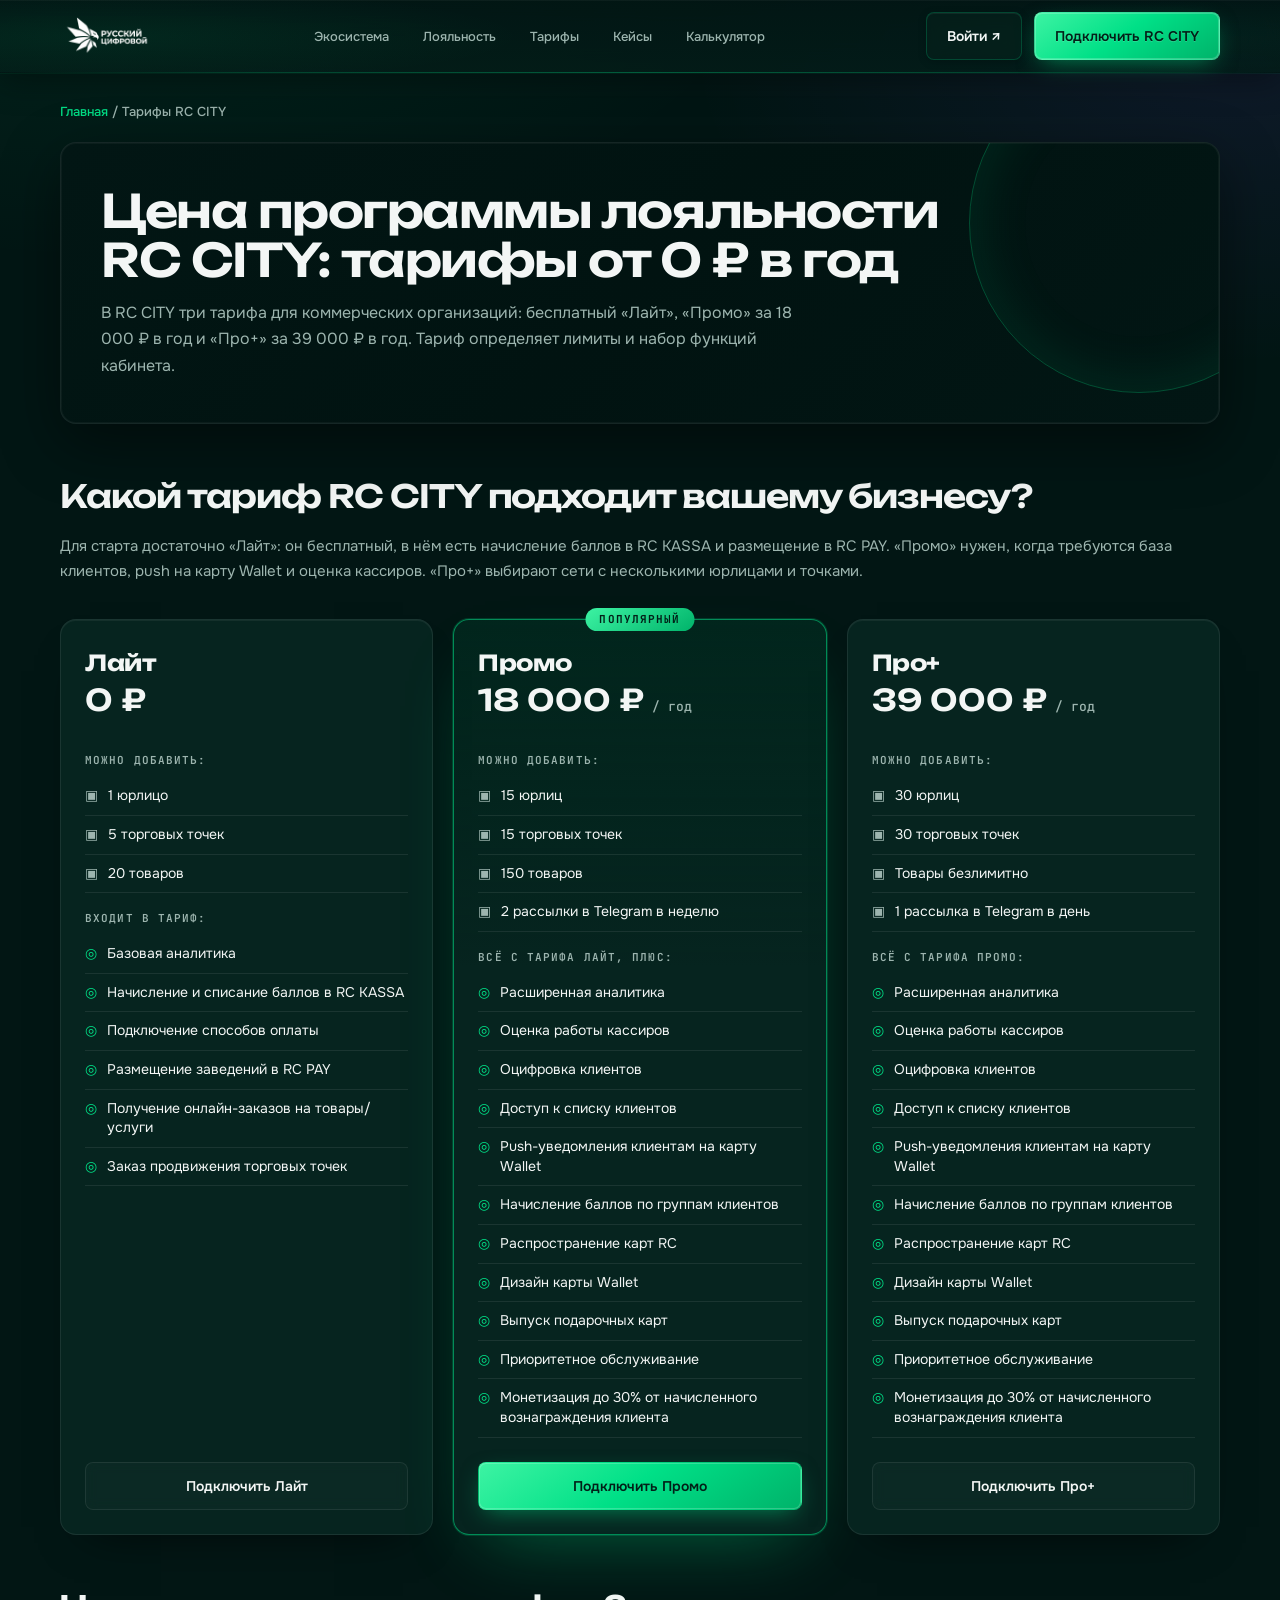
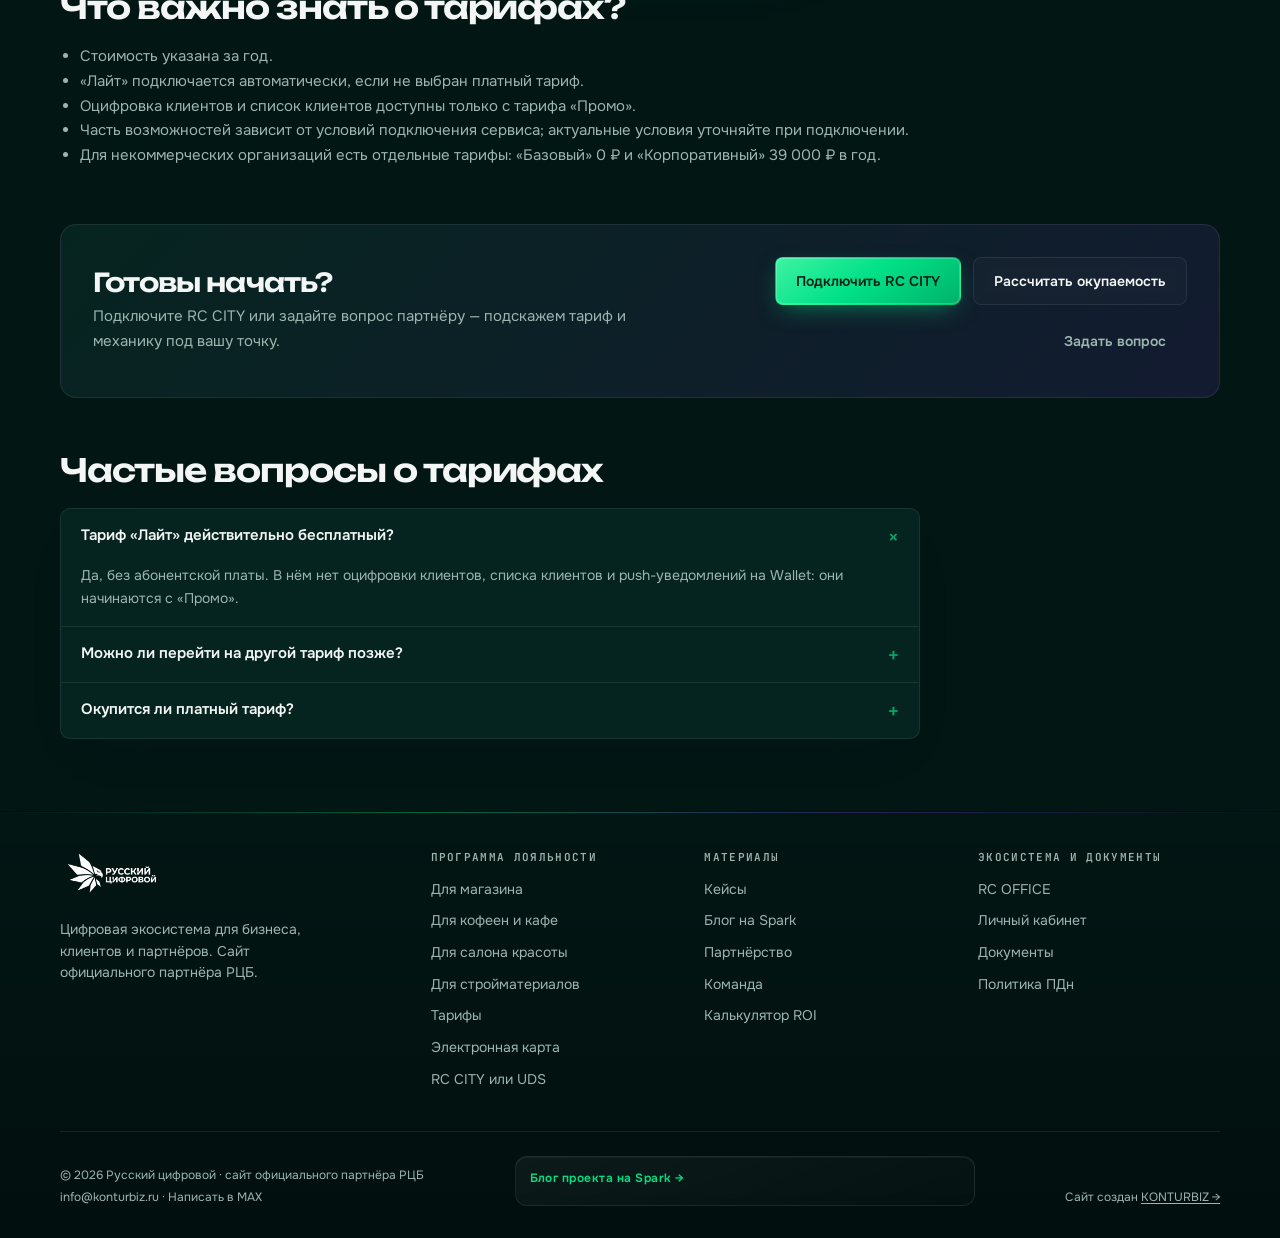
<file: tarify-rc-city/index.html>
<!DOCTYPE html><html lang="ru"><head><meta charset="UTF-8"><meta name="viewport" content="width=device-width, initial-scale=1, viewport-fit=cover"><title>Цена программы лояльности RC CITY: тарифы от 0 ₽, Промо 18 000 ₽, Про+ 39 000 ₽</title><meta name="description" content="Сколько стоит программа лояльности RC CITY: бесплатный тариф Лайт 0 ₽, Промо 18 000 ₽/год, Про+ 39 000 ₽/год. Сравнение функций, расчёт окупаемости и подключение."><meta name="robots" content="index, follow, max-image-preview:large"><link rel="canonical" href="https://русскийцифровой.рф/tarify-rc-city/"><meta property="og:type" content="website"><meta property="og:locale" content="ru_RU"><meta property="og:site_name" content="Русский цифровой"><meta property="og:title" content="Цена программы лояльности RC CITY: тарифы от 0 ₽, Промо 18 000 ₽, Про+ 39 000 ₽"><meta property="og:description" content="Сколько стоит программа лояльности RC CITY: бесплатный тариф Лайт 0 ₽, Промо 18 000 ₽/год, Про+ 39 000 ₽/год. Сравнение функций, расчёт окупаемости и подключение."><meta property="og:url" content="https://русскийцифровой.рф/tarify-rc-city/"><meta property="og:image" content="https://русскийцифровой.рф/assets/og/og-preview-1200x630.png"><meta name="twitter:card" content="summary_large_image"><link rel="icon" href="../assets/favicon/favicon.ico" sizes="any"><link rel="icon" type="image/png" sizes="32x32" href="../assets/favicon/favicon-32.png"><link rel="apple-touch-icon" href="../assets/favicon/apple-touch-icon.png"><link rel="preconnect" href="https://fonts.googleapis.com"><link rel="preconnect" href="https://fonts.gstatic.com" crossorigin><link href="https://fonts.googleapis.com/css2?family=Unbounded:wght@500;600;700&family=Onest:wght@400;500;600&family=JetBrains+Mono:wght@400;500;600&display=swap" rel="stylesheet"><link rel="stylesheet" href="../css/tokens.css?v=20261008"><link rel="stylesheet" href="../css/base.css?v=20261008"><link rel="stylesheet" href="../css/components.css?v=20261008"><link rel="stylesheet" href="../css/layout.css?v=20261008"><link rel="stylesheet" href="../css/sections.css?v=20261008"><link rel="stylesheet" href="../css/responsive.css?v=20261008"><link rel="stylesheet" href="../css/pages.css?v=20261008"><link rel="stylesheet" href="../css/premium.css?v=20261008"><script type="application/ld+json">[{"@context": "https://schema.org", "@type": "BreadcrumbList", "itemListElement": [{"@type": "ListItem", "position": 1, "name": "Главная", "item": "https://русскийцифровой.рф/"}, {"@type": "ListItem", "position": 2, "name": "Тарифы RC CITY", "item": "https://русскийцифровой.рф/tarify-rc-city/"}]}, {"@context": "https://schema.org", "@type": "WebPage", "name": "Цена программы лояльности RC CITY: тарифы от 0 ₽, Промо 18 000 ₽, Про+ 39 000 ₽", "description": "Сколько стоит программа лояльности RC CITY: бесплатный тариф Лайт 0 ₽, Промо 18 000 ₽/год, Про+ 39 000 ₽/год. Сравнение функций, расчёт окупаемости и подключение.", "url": "https://русскийцифровой.рф/tarify-rc-city/", "inLanguage": "ru-RU", "isPartOf": {"@type": "WebSite", "name": "Русский цифровой", "url": "https://русскийцифровой.рф/"}, "speakable": {"@type": "SpeakableSpecification", "cssSelector": [".phero .lead", ".aeo", ".faq-answer"]}}, {"@context": "https://schema.org", "@type": "Service", "name": "Подключение программы лояльности RC CITY", "description": "Сколько стоит программа лояльности RC CITY: бесплатный тариф Лайт 0 ₽, Промо 18 000 ₽/год, Про+ 39 000 ₽/год. Сравнение функций, расчёт окупаемости и подключение.", "serviceType": "программа лояльности", "provider": {"@type": "Organization", "name": "KONTURBIZ", "url": "https://konturbiz.ru/"}, "areaServed": [{"@type": "AdministrativeArea", "name": "Россия"}, {"@type": "AdministrativeArea", "name": "Сибирь"}, {"@type": "AdministrativeArea", "name": "Дальний Восток"}], "url": "https://русскийцифровой.рф/tarify-rc-city/", "offers": [{"@type": "Offer", "name": "Лайт", "price": "0", "priceCurrency": "RUB", "url": "https://konturbiz.ru/pages/services/loyalty.html", "availability": "https://schema.org/InStock"}, {"@type": "Offer", "name": "Промо", "price": "18000", "priceCurrency": "RUB", "url": "https://konturbiz.ru/pages/services/loyalty.html", "availability": "https://schema.org/InStock"}, {"@type": "Offer", "name": "Про+", "price": "39000", "priceCurrency": "RUB", "url": "https://konturbiz.ru/pages/services/loyalty.html", "availability": "https://schema.org/InStock"}]}, {"@context": "https://schema.org", "@type": "FAQPage", "mainEntity": [{"@type": "Question", "name": "Тариф «Лайт» действительно бесплатный?", "acceptedAnswer": {"@type": "Answer", "text": "Да, без абонентской платы. В нём нет оцифровки клиентов, списка клиентов и push-уведомлений на Wallet: они начинаются с «Промо»."}}, {"@type": "Question", "name": "Можно ли перейти на другой тариф позже?", "acceptedAnswer": {"@type": "Answer", "text": "Да, уровень можно повысить по мере роста числа точек и клиентов. Подробности уточняйте при подключении."}}, {"@type": "Question", "name": "Окупится ли платный тариф?", "acceptedAnswer": {"@type": "Answer", "text": "Это зависит от среднего чека, трафика и доли оцифрованных клиентов. Прикиньте на калькуляторе: результат — прогноз, а не гарантия."}}]}]</script><link rel="stylesheet" href="../css/widget.css?v=20261009">
</head><body><header class="header" role="banner"><div class="container header-inner"><a href="../index.html" class="logo" aria-label="Русский цифровой — на главную"><img class="logo-wordmark" src="../assets/logo/logo.svg" width="140" height="60" alt="Русский цифровой" decoding="async"></a><nav class="nav" aria-label="Основная навигация"><a href="../index.html#ecosystem">Экосистема</a><a href="../programma-loyalnosti-dlya-magazina/index.html">Лояльность</a><a href="../tarify-rc-city/index.html">Тарифы</a><a href="../keysy/index.html">Кейсы</a><a href="../loyalty-calculator/index.html">Калькулятор</a></nav><div class="header-actions"><!--noindex--><a href="https://panel.rc.company/registration?promocode=LYHHKKRK" class="btn btn-outline" target="_blank" rel="nofollow noopener noreferrer">Войти ↗</a><!--/noindex--><a class="btn btn-primary" href="https://rc.city/register-code?code=LYHHKKRK" target="_blank" rel="sponsored noopener noreferrer">Подключить RC CITY</a><button class="menu-btn" type="button" aria-label="Открыть меню" aria-expanded="false" aria-controls="mobile-nav" id="menu-toggle"><svg width="22" height="22" viewBox="0 0 24 24" fill="none" stroke="currentColor" stroke-width="2" aria-hidden="true"><path d="M4 7h16M4 12h16M4 17h16"/></svg></button></div></div><div class="mobile-nav" id="mobile-nav" hidden><a href="../index.html#ecosystem">Экосистема</a><a href="../programma-loyalnosti-dlya-magazina/index.html">Лояльность</a><a href="../tarify-rc-city/index.html">Тарифы</a><a href="../keysy/index.html">Кейсы</a><a href="../loyalty-calculator/index.html">Калькулятор</a><a href="../partnerstvo/index.html">Партнёрство</a><a href="../o-partnere/index.html">Команда</a><!--noindex--><a href="https://panel.rc.company/registration?promocode=LYHHKKRK" target="_blank" rel="nofollow noopener noreferrer">Войти ↗</a><!--/noindex--><a class="btn btn-primary" href="https://rc.city/register-code?code=LYHHKKRK" target="_blank" rel="sponsored noopener noreferrer">Подключить RC CITY</a></div></header><main class="pg"><div class="container"><p class="crumbs"><a href="../index.html">Главная</a> / Тарифы RC CITY</p><div class="phero"><h1>Цена программы лояльности RC CITY: тарифы от 0 ₽ в год</h1><p class="lead">В RC CITY три тарифа для коммерческих организаций: бесплатный «Лайт», «Промо» за 18 000 ₽ в год и «Про+» за 39 000 ₽ в год. Тариф определяет лимиты и набор функций кабинета.</p></div><h2>Какой тариф RC CITY подходит вашему бизнесу?</h2><p class="aeo">Для старта достаточно «Лайт»: он бесплатный, в нём есть начисление баллов в RC KASSA и размещение в RC PAY. «Промо» нужен, когда требуются база клиентов, push на карту Wallet и оценка кассиров. «Про+» выбирают сети с несколькими юрлицами и точками.</p><div class="tgrid"><article class="tcard"><h3>Лайт</h3><p class="tprice">0 ₽</p><p class="tlabel">Можно добавить:</p><ul class="tl a"><li>1 юрлицо</li><li>5 торговых точек</li><li>20 товаров</li></ul><p class="tlabel">Входит в тариф:</p><ul class="tl b"><li>Базовая аналитика</li><li>Начисление и списание баллов в RC KASSA</li><li>Подключение способов оплаты</li><li>Размещение заведений в RC PAY</li><li>Получение онлайн-заказов на товары/услуги</li><li>Заказ продвижения торговых точек</li></ul><div class="tbtn"><a class="btn btn-outline" href="https://rc.city/register-code?code=LYHHKKRK" target="_blank" rel="sponsored noopener noreferrer">Подключить Лайт</a></div></article><article class="tcard pop"><span class="tbadge">Популярный</span><h3>Промо</h3><p class="tprice">18 000 ₽ <small>/ год</small></p><p class="tlabel">Можно добавить:</p><ul class="tl a"><li>15 юрлиц</li><li>15 торговых точек</li><li>150 товаров</li><li>2 рассылки в Telegram в неделю</li></ul><p class="tlabel">Всё с тарифа Лайт, плюс:</p><ul class="tl b"><li>Расширенная аналитика</li><li>Оценка работы кассиров</li><li>Оцифровка клиентов</li><li>Доступ к списку клиентов</li><li>Push-уведомления клиентам на карту Wallet</li><li>Начисление баллов по группам клиентов</li><li>Распространение карт RC</li><li>Дизайн карты Wallet</li><li>Выпуск подарочных карт</li><li>Приоритетное обслуживание</li><li>Монетизация до 30% от начисленного вознаграждения клиента</li></ul><div class="tbtn"><a class="btn btn-primary" href="https://rc.city/register-code?code=LYHHKKRK" target="_blank" rel="sponsored noopener noreferrer">Подключить Промо</a></div></article><article class="tcard"><h3>Про+</h3><p class="tprice">39 000 ₽ <small>/ год</small></p><p class="tlabel">Можно добавить:</p><ul class="tl a"><li>30 юрлиц</li><li>30 торговых точек</li><li>Товары безлимитно</li><li>1 рассылка в Telegram в день</li></ul><p class="tlabel">Всё с тарифа Промо:</p><ul class="tl b"><li>Расширенная аналитика</li><li>Оценка работы кассиров</li><li>Оцифровка клиентов</li><li>Доступ к списку клиентов</li><li>Push-уведомления клиентам на карту Wallet</li><li>Начисление баллов по группам клиентов</li><li>Распространение карт RC</li><li>Дизайн карты Wallet</li><li>Выпуск подарочных карт</li><li>Приоритетное обслуживание</li><li>Монетизация до 30% от начисленного вознаграждения клиента</li></ul><div class="tbtn"><a class="btn btn-outline" href="https://rc.city/register-code?code=LYHHKKRK" target="_blank" rel="sponsored noopener noreferrer">Подключить Про+</a></div></article></div><h2>Что важно знать о тарифах?</h2><ul class="l"><li>Стоимость указана за год.</li><li>«Лайт» подключается автоматически, если не выбран платный тариф.</li><li>Оцифровка клиентов и список клиентов доступны только с тарифа «Промо».</li><li>Часть возможностей зависит от условий подключения сервиса; актуальные условия уточняйте при подключении.</li><li>Для некоммерческих организаций есть отдельные тарифы: «Базовый» 0 ₽ и «Корпоративный» 39 000 ₽ в год.</li></ul><div class="band"><div><h2>Готовы начать?</h2><p class="aeo">Подключите RC CITY или задайте вопрос партнёру — подскажем тариф и механику под вашу точку.</p></div><div class="acts"><a class="btn btn-primary" href="https://rc.city/register-code?code=LYHHKKRK" target="_blank" rel="sponsored noopener noreferrer">Подключить RC CITY</a><a href="../loyalty-calculator/index.html" class="btn btn-outline">Рассчитать окупаемость</a><a class="btn btn-ghost" href="../index.html#contact">Задать вопрос</a></div></div><h2>Частые вопросы о тарифах</h2><div class="faq-list"><details class="faq-item" open><summary>Тариф «Лайт» действительно бесплатный?</summary><p class="faq-answer">Да, без абонентской платы. В нём нет оцифровки клиентов, списка клиентов и push-уведомлений на Wallet: они начинаются с «Промо».</p></details><details class="faq-item"><summary>Можно ли перейти на другой тариф позже?</summary><p class="faq-answer">Да, уровень можно повысить по мере роста числа точек и клиентов. Подробности уточняйте при подключении.</p></details><details class="faq-item"><summary>Окупится ли платный тариф?</summary><p class="faq-answer">Это зависит от среднего чека, трафика и доли оцифрованных клиентов. Прикиньте на <a href="../loyalty-calculator/index.html" >калькуляторе</a>: результат — прогноз, а не гарантия.</p></details></div></div></main><footer class="footer" role="contentinfo"><div class="container"><div class="footer-grid"><div class="footer-brand"><a href="../index.html" class="logo logo-footer" aria-label="Русский цифровой"><img class="logo-wordmark logo-wordmark-footer" src="../assets/logo/logo.svg" width="150" height="64" alt="Русский цифровой" decoding="async" loading="lazy"></a><p>Цифровая экосистема для бизнеса, клиентов и партнёров. Сайт официального партнёра РЦБ.</p></div><div><h4>Программа лояльности</h4><div class="footer-links"><a href="../programma-loyalnosti-dlya-magazina/index.html">Для магазина</a><a href="../programma-loyalnosti-dlya-kofeen-i-kafe/index.html">Для кофеен и кафе</a><a href="../programma-loyalnosti-dlya-salona-krasoty/index.html">Для салона красоты</a><a href="../programma-loyalnosti-dlya-stroymaterialov/index.html">Для стройматериалов</a><a href="../tarify-rc-city/index.html">Тарифы</a><a href="../elektronnaya-karta-loyalnosti/index.html">Электронная карта</a><a href="../sravnenie-rc-city-i-uds/index.html">RC CITY или UDS</a></div></div><div><h4>Материалы</h4><div class="footer-links"><a href="../keysy/index.html">Кейсы</a><a href="https://spark.ru/startup/rcbiz" target="_blank" rel="noopener noreferrer">Блог на Spark</a><a href="../partnerstvo/index.html">Партнёрство</a><a href="../o-partnere/index.html">Команда</a><a href="../loyalty-calculator/index.html" >Калькулятор ROI</a></div></div><div><h4>Экосистема и документы</h4><div class="footer-links"><!--noindex--><a href="https://panel.rc.company/registration?promocode=LYHHKKRK" target="_blank" rel="nofollow noopener noreferrer">RC OFFICE</a><!--/noindex--><a href="../lichnyy-kabinet/index.html">Личный кабинет</a><a href="../docs/index.html">Документы</a><a href="../docs/privacy/index.html">Политика ПДн</a></div></div></div><div class="footer-bottom"><div><div>© 2026 Русский цифровой · сайт официального партнёра РЦБ</div><div style="margin-top:4px"><a href="mailto:info@konturbiz.ru" style="color:inherit">info@konturbiz.ru</a> · <a href="https://max.ru/u/f9LHodD0cOK9j1Kr6UZIS_UpBEObbNj3xYCXdviZWiObDQvOsHffp3Gc1kM" target="_blank" rel="noopener noreferrer" style="color:inherit">Написать в MAX</a></div></div><div class="spark-slot"><a class="spark-head" href="https://spark.ru/startup/rcbiz" target="_blank" rel="noopener noreferrer">Блог проекта на Spark →</a>
<div name="spark_widget" data-type="blog" data-key="40740"></div>
<script>
   !(function(d){
      if ( !d.getElementById('spark_widgets_instance') ) {
          var tag   = d.createElement( 'script' );
          tag.id    = 'spark_widgets_instance';
          tag.async = !0;
          tag.src   = 'https://spark.ru/public/js/widgets/spark.js';
          var f = d.getElementsByTagName( 'script' );
                  ( f.length )
                      ? f[0].parentNode.insertBefore( tag, f[0] )
                      : d.head.appendChild( tag );
      } else { window.sparkWidgets && sparkWidgets.init(); };
   })(document);
</script></div><div class="footer-attr">Сайт создан <a href="https://konturbiz.ru/" target="_blank" rel="noopener noreferrer">KONTURBIZ →</a></div></div></div></footer><script src="../js/site.js?v=20261008" defer></script><script>(function(m,e,t,r,i,k,a){m[i]=m[i]||function(){(m[i].a=m[i].a||[]).push(arguments)};m[i].l=1*new Date();k=e.createElement(t),a=e.getElementsByTagName(t)[0],k.async=1,k.src=r,a.parentNode.insertBefore(k,a)})(window,document,"script","https://mc.yandex.ru/metrika/tag.js?id=113381588","ym");ym(113381588,"init",{clickmap:true,trackLinks:true,accurateTrackBounce:true});</script><noscript><div><img src="https://mc.yandex.ru/watch/113381588" style="position:absolute;left:-9999px" alt=""></div></noscript></body></html>
</file>
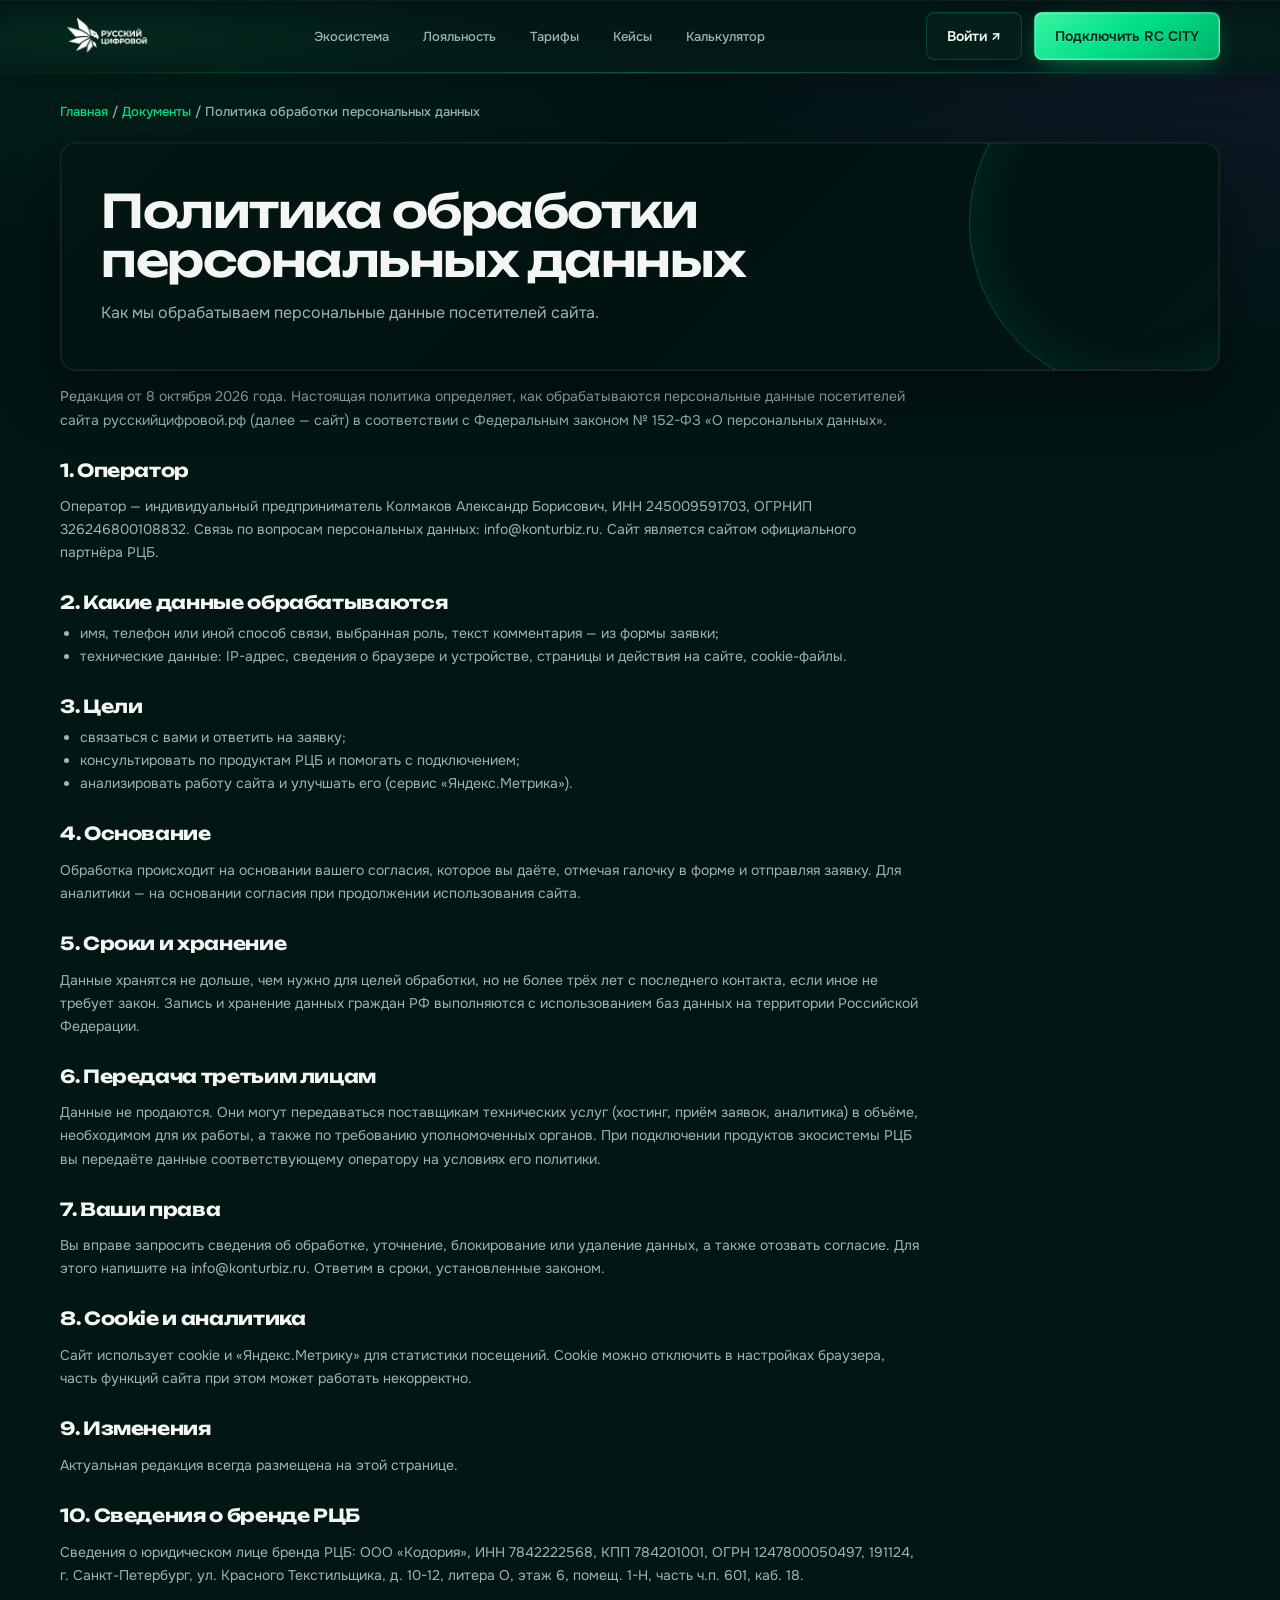
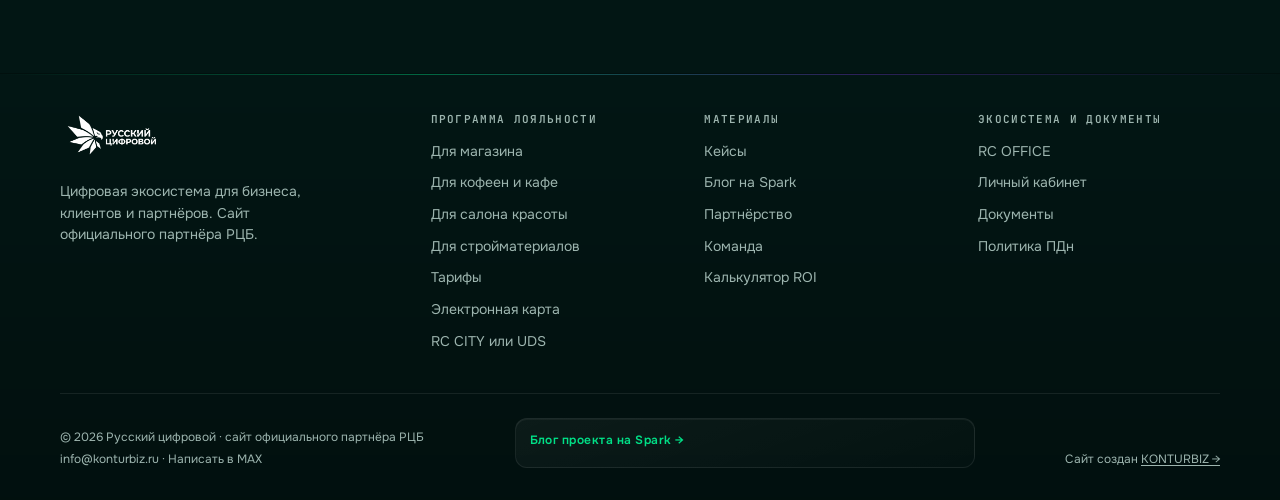
<file: docs/privacy/index.html>
<!DOCTYPE html><html lang="ru"><head><meta charset="UTF-8"><meta name="viewport" content="width=device-width, initial-scale=1, viewport-fit=cover"><title>Политика обработки персональных данных — Русский цифровой</title><meta name="description" content="Политика обработки персональных данных сайта русскийцифровой.рф: оператор, цели, сроки, права пользователя."><meta name="robots" content="index, follow, max-image-preview:large"><link rel="canonical" href="https://русскийцифровой.рф/docs/privacy/"><meta property="og:type" content="website"><meta property="og:locale" content="ru_RU"><meta property="og:site_name" content="Русский цифровой"><meta property="og:title" content="Политика обработки персональных данных — Русский цифровой"><meta property="og:description" content="Политика обработки персональных данных сайта русскийцифровой.рф: оператор, цели, сроки, права пользователя."><meta property="og:url" content="https://русскийцифровой.рф/docs/privacy/"><meta property="og:image" content="https://русскийцифровой.рф/assets/og/og-preview-1200x630.png"><meta name="twitter:card" content="summary_large_image"><link rel="icon" href="../../assets/favicon/favicon.ico" sizes="any"><link rel="icon" type="image/png" sizes="32x32" href="../../assets/favicon/favicon-32.png"><link rel="apple-touch-icon" href="../../assets/favicon/apple-touch-icon.png"><link rel="preconnect" href="https://fonts.googleapis.com"><link rel="preconnect" href="https://fonts.gstatic.com" crossorigin><link href="https://fonts.googleapis.com/css2?family=Unbounded:wght@500;600;700&family=Onest:wght@400;500;600&family=JetBrains+Mono:wght@400;500;600&display=swap" rel="stylesheet"><link rel="stylesheet" href="../../css/tokens.css?v=20261008"><link rel="stylesheet" href="../../css/base.css?v=20261008"><link rel="stylesheet" href="../../css/components.css?v=20261008"><link rel="stylesheet" href="../../css/layout.css?v=20261008"><link rel="stylesheet" href="../../css/sections.css?v=20261008"><link rel="stylesheet" href="../../css/responsive.css?v=20261008"><link rel="stylesheet" href="../../css/pages.css?v=20261008"><link rel="stylesheet" href="../../css/premium.css?v=20261008"><script type="application/ld+json">[{"@context": "https://schema.org", "@type": "BreadcrumbList", "itemListElement": [{"@type": "ListItem", "position": 1, "name": "Главная", "item": "https://русскийцифровой.рф/"}, {"@type": "ListItem", "position": 2, "name": "Документы", "item": "https://русскийцифровой.рф/docs/"}, {"@type": "ListItem", "position": 3, "name": "Политика обработки персональных данных", "item": "https://русскийцифровой.рф/docs/privacy/"}]}, {"@context": "https://schema.org", "@type": "WebPage", "name": "Политика обработки персональных данных — Русский цифровой", "description": "Политика обработки персональных данных сайта русскийцифровой.рф: оператор, цели, сроки, права пользователя.", "url": "https://русскийцифровой.рф/docs/privacy/", "inLanguage": "ru-RU", "isPartOf": {"@type": "WebSite", "name": "Русский цифровой", "url": "https://русскийцифровой.рф/"}, "speakable": {"@type": "SpeakableSpecification", "cssSelector": [".phero .lead", ".aeo", ".faq-answer"]}}]</script><link rel="stylesheet" href="../../css/widget.css?v=20261009">
</head><body><header class="header" role="banner"><div class="container header-inner"><a href="../../index.html" class="logo" aria-label="Русский цифровой — на главную"><img class="logo-wordmark" src="../../assets/logo/logo.svg" width="140" height="60" alt="Русский цифровой" decoding="async"></a><nav class="nav" aria-label="Основная навигация"><a href="../../index.html#ecosystem">Экосистема</a><a href="../../programma-loyalnosti-dlya-magazina/index.html">Лояльность</a><a href="../../tarify-rc-city/index.html">Тарифы</a><a href="../../keysy/index.html">Кейсы</a><a href="../../loyalty-calculator/index.html">Калькулятор</a></nav><div class="header-actions"><!--noindex--><a href="https://panel.rc.company/registration?promocode=LYHHKKRK" class="btn btn-outline" target="_blank" rel="nofollow noopener noreferrer">Войти ↗</a><!--/noindex--><a href="https://konturbiz.ru/pages/services/loyalty.html" class="btn btn-primary" target="_blank" rel="noopener noreferrer">Подключить RC CITY</a><button class="menu-btn" type="button" aria-label="Открыть меню" aria-expanded="false" aria-controls="mobile-nav" id="menu-toggle"><svg width="22" height="22" viewBox="0 0 24 24" fill="none" stroke="currentColor" stroke-width="2" aria-hidden="true"><path d="M4 7h16M4 12h16M4 17h16"/></svg></button></div></div><div class="mobile-nav" id="mobile-nav" hidden><a href="../../index.html#ecosystem">Экосистема</a><a href="../../programma-loyalnosti-dlya-magazina/index.html">Лояльность</a><a href="../../tarify-rc-city/index.html">Тарифы</a><a href="../../keysy/index.html">Кейсы</a><a href="../../loyalty-calculator/index.html">Калькулятор</a><a href="../../partnerstvo/index.html">Партнёрство</a><a href="../../o-partnere/index.html">Команда</a><!--noindex--><a href="https://panel.rc.company/registration?promocode=LYHHKKRK" target="_blank" rel="nofollow noopener noreferrer">Войти ↗</a><!--/noindex--><a href="https://konturbiz.ru/pages/services/loyalty.html" class="btn btn-primary" target="_blank" rel="noopener noreferrer">Подключить RC CITY</a></div></header><main class="pg"><div class="container"><p class="crumbs"><a href="../../index.html">Главная</a> / <a href="../../docs/index.html">Документы</a> / Политика обработки персональных данных</p><div class="phero"><h1>Политика обработки персональных данных</h1><p class="lead">Как мы обрабатываем персональные данные посетителей сайта.</p></div><div class="pol"><p>Редакция от 8 октября 2026 года. Настоящая политика определяет, как обрабатываются персональные данные посетителей сайта русскийцифровой.рф (далее — сайт) в соответствии с Федеральным законом № 152-ФЗ «О персональных данных».</p><h3>1. Оператор</h3><p class="aeo">Оператор — индивидуальный предприниматель Колмаков Александр Борисович, ИНН 245009591703, ОГРНИП 326246800108832. Связь по вопросам персональных данных: info@konturbiz.ru.<!-- TODO: добавить адрес оператора --> Сайт является сайтом официального партнёра РЦБ.</p><h3>2. Какие данные обрабатываются</h3><ul><li>имя, телефон или иной способ связи, выбранная роль, текст комментария — из формы заявки;</li><li>технические данные: IP-адрес, сведения о браузере и устройстве, страницы и действия на сайте, cookie-файлы.</li></ul><h3>3. Цели</h3><ul><li>связаться с вами и ответить на заявку;</li><li>консультировать по продуктам РЦБ и помогать с подключением;</li><li>анализировать работу сайта и улучшать его (сервис «Яндекс.Метрика»).</li></ul><h3>4. Основание</h3><p class="aeo">Обработка происходит на основании вашего согласия, которое вы даёте, отмечая галочку в форме и отправляя заявку. Для аналитики — на основании согласия при продолжении использования сайта.</p><h3>5. Сроки и хранение</h3><p class="aeo">Данные хранятся не дольше, чем нужно для целей обработки, но не более трёх лет с последнего контакта, если иное не требует закон. Запись и хранение данных граждан РФ выполняются с использованием баз данных на территории Российской Федерации.</p><h3>6. Передача третьим лицам</h3><p class="aeo">Данные не продаются. Они могут передаваться поставщикам технических услуг (хостинг, приём заявок, аналитика) в объёме, необходимом для их работы, а также по требованию уполномоченных органов. При подключении продуктов экосистемы РЦБ вы передаёте данные соответствующему оператору на условиях его политики.</p><h3>7. Ваши права</h3><p class="aeo">Вы вправе запросить сведения об обработке, уточнение, блокирование или удаление данных, а также отозвать согласие. Для этого напишите на info@konturbiz.ru. Ответим в сроки, установленные законом.</p><h3>8. Cookie и аналитика</h3><p class="aeo">Сайт использует cookie и «Яндекс.Метрику» для статистики посещений. Cookie можно отключить в настройках браузера, часть функций сайта при этом может работать некорректно.</p><h3>9. Изменения</h3><p class="aeo">Актуальная редакция всегда размещена на этой странице.</p><h3>10. Сведения о бренде РЦБ</h3><p class="aeo">Сведения о юридическом лице бренда РЦБ: ООО «Кодория», ИНН 7842222568, КПП 784201001, ОГРН 1247800050497, 191124, г. Санкт-Петербург, ул. Красного Текстильщика, д. 10-12, литера О, этаж 6, помещ. 1-Н, часть ч.п. 601, каб. 18.</p></div></div></main><footer class="footer" role="contentinfo"><div class="container"><div class="footer-grid"><div class="footer-brand"><a href="../../index.html" class="logo logo-footer" aria-label="Русский цифровой"><img class="logo-wordmark logo-wordmark-footer" src="../../assets/logo/logo.svg" width="150" height="64" alt="Русский цифровой" decoding="async" loading="lazy"></a><p>Цифровая экосистема для бизнеса, клиентов и партнёров. Сайт официального партнёра РЦБ.</p></div><div><h4>Программа лояльности</h4><div class="footer-links"><a href="../../programma-loyalnosti-dlya-magazina/index.html">Для магазина</a><a href="../../programma-loyalnosti-dlya-kofeen-i-kafe/index.html">Для кофеен и кафе</a><a href="../../programma-loyalnosti-dlya-salona-krasoty/index.html">Для салона красоты</a><a href="../../programma-loyalnosti-dlya-stroymaterialov/index.html">Для стройматериалов</a><a href="../../tarify-rc-city/index.html">Тарифы</a><a href="../../elektronnaya-karta-loyalnosti/index.html">Электронная карта</a><a href="../../sravnenie-rc-city-i-uds/index.html">RC CITY или UDS</a></div></div><div><h4>Материалы</h4><div class="footer-links"><a href="../../keysy/index.html">Кейсы</a><a href="https://spark.ru/startup/rcbiz" target="_blank" rel="noopener noreferrer">Блог на Spark</a><a href="../../partnerstvo/index.html">Партнёрство</a><a href="../../o-partnere/index.html">Команда</a><a href="../../loyalty-calculator/index.html" >Калькулятор ROI</a></div></div><div><h4>Экосистема и документы</h4><div class="footer-links"><!--noindex--><a href="https://panel.rc.company/registration?promocode=LYHHKKRK" target="_blank" rel="nofollow noopener noreferrer">RC OFFICE</a><!--/noindex--><a href="../../lichnyy-kabinet/index.html">Личный кабинет</a><a href="../../docs/index.html">Документы</a><a href="../../docs/privacy/index.html">Политика ПДн</a></div></div></div><div class="footer-bottom"><div><div>© 2026 Русский цифровой · сайт официального партнёра РЦБ</div><div style="margin-top:4px"><a href="mailto:info@konturbiz.ru" style="color:inherit">info@konturbiz.ru</a> · <a href="https://max.ru/u/f9LHodD0cOK9j1Kr6UZIS_UpBEObbNj3xYCXdviZWiObDQvOsHffp3Gc1kM" target="_blank" rel="noopener noreferrer" style="color:inherit">Написать в MAX</a></div></div><div class="spark-slot"><a class="spark-head" href="https://spark.ru/startup/rcbiz" target="_blank" rel="noopener noreferrer">Блог проекта на Spark →</a>
<div name="spark_widget" data-type="blog" data-key="40740"></div>
<script>
   !(function(d){
      if ( !d.getElementById('spark_widgets_instance') ) {
          var tag   = d.createElement( 'script' );
          tag.id    = 'spark_widgets_instance';
          tag.async = !0;
          tag.src   = 'https://spark.ru/public/js/widgets/spark.js';
          var f = d.getElementsByTagName( 'script' );
                  ( f.length )
                      ? f[0].parentNode.insertBefore( tag, f[0] )
                      : d.head.appendChild( tag );
      } else { window.sparkWidgets && sparkWidgets.init(); };
   })(document);
</script></div><div class="footer-attr">Сайт создан <a href="https://konturbiz.ru/" target="_blank" rel="noopener noreferrer">KONTURBIZ →</a></div></div></div></footer><script src="../../js/site.js?v=20261008" defer></script><script>(function(m,e,t,r,i,k,a){m[i]=m[i]||function(){(m[i].a=m[i].a||[]).push(arguments)};m[i].l=1*new Date();k=e.createElement(t),a=e.getElementsByTagName(t)[0],k.async=1,k.src=r,a.parentNode.insertBefore(k,a)})(window,document,"script","https://mc.yandex.ru/metrika/tag.js?id=113381588","ym");ym(113381588,"init",{clickmap:true,trackLinks:true,accurateTrackBounce:true});</script><noscript><div><img src="https://mc.yandex.ru/watch/113381588" style="position:absolute;left:-9999px" alt=""></div></noscript></body></html>
</file>
<file: css/tokens.css>
/* =========================================================
   Russian Digital · Design Tokens v2.0
   Aligned with WEB BRAND BOOK & DIGITAL DESIGN SYSTEM
   Source of Truth — hex only here
   ========================================================= */

:root {
  color-scheme: dark;

  /* ===== COLORS (Brand Book) ===== */
  --bg: #021614;
  --panel: #06241F;
  --card: #082B27;
  --deep: #031A18;
  --navy: #14233F;

  --green: #00E087;
  --green-dim: #00b36a;
  --violet: #8B3DFF;
  --violet-line: #4A3AA0;
  --violet-light: #B79CFF;

  --text: #F3F6F5;
  --muted: #9DB5AF;
  --error: #FF5C7A;
  --success: #00E087;

  /* Aliases used across components */
  --brand-green: var(--green);
  --brand-green-dim: var(--green-dim);
  --brand-violet: var(--violet);
  --brand-ink: #022018;
  --brand-error: var(--error);

  --color-bg: var(--bg);
  --color-bg-deep: #011311;
  --color-surface: var(--panel);
  --color-surface-2: var(--card);
  --color-input-bg: var(--deep);

  --color-text: var(--text);
  --color-text-secondary: var(--muted);

  --color-border: rgba(255, 255, 255, 0.08);
  --color-border-hover: var(--violet);
  --color-border-active: var(--green);

  --color-primary: var(--green);
  --color-on-primary: #022018;
  --color-accent: var(--violet);

  --glow-accent: rgba(139, 61, 255, 0.28);
  --glow-primary: rgba(0, 224, 135, 0.22);
  --ring-primary: rgba(0, 224, 135, 0.14);
  --ring-error: rgba(255, 92, 122, 0.16);

  /* Light sections (rhythm) */
  --light-bg: #f4f7f6;
  --light-surface: #ffffff;
  --light-surface-2: #f0f4f3;
  --light-text: #0a1f1c;
  --light-text-secondary: #4a635e;
  --light-text-muted: #6b807a;
  --light-border: rgba(0, 0, 0, 0.08);
  --light-primary: #00a86b;

  /* ===== TYPOGRAPHY (Brand Book) ===== */
  --fh: 'Unbounded', 'Montserrat', sans-serif;
  --fb: 'Onest', 'Manrope', 'Segoe UI', Arial, sans-serif;
  --fm: 'JetBrains Mono', ui-monospace, Consolas, monospace;

  --font-display: var(--fh);
  --font-body: var(--fb);
  --font-mono: var(--fm);

  /* ===== SPACING (Brand Book scale) ===== */
  --space-1: 4px;
  --space-2: 8px;
  --space-3: 12px;
  --space-4: 16px;
  --space-5: 20px;
  --space-6: 24px;
  --space-7: 32px;
  --space-8: 32px;
  --space-9: 40px;
  --space-10: 40px;
  --space-11: 64px;
  --space-12: 48px;
  --space-16: 64px;
  --space-20: 80px;

  /* ===== RADIUS (Brand Book) ===== */
  --r-panel: 16px;
  --r-card: 10px;
  --r-inner: 8px;
  --r-control: 8px;
  --r-pill: 999px;

  --radius-sm: 6px;
  --radius-card: 8px;
  --radius-md: var(--r-control);
  --radius-lg: var(--r-card);
  --radius-xl: var(--r-panel);
  --radius-pill: var(--r-pill);

  /* ===== LAYOUT ===== */
  --container: 1160px;
  --container-max: 1160px;
  --grid-gap: 18px;
  --page-padding: var(--space-5);

  /* ===== MOTION ===== */
  --ease: cubic-bezier(0.2, 0.8, 0.2, 1);
  --duration-fast: 180ms;
  --duration-normal: 280ms;
  --duration-slow: 350ms;
  --duration-flow: 1600ms;

  /* ===== Z-INDEX ===== */
  --z-base: 1;
  --z-dropdown: 100;
  --z-sticky: 200;
  --z-overlay: 300;
  --z-modal: 400;
  --z-toast: 500;

  --header-h: 72px;
}
</file>
<file: css/base.css>
/* =========================================================
   Russian Digital · Base
   Reset, typography, layout utilities, sections
   ========================================================= */

*, *::before, *::after { box-sizing: border-box; }

html {
  scroll-behavior: smooth;
  scroll-padding-top: calc(var(--header-h) + 16px);
}

body {
  margin: 0;
  background: var(--color-bg);
  color: var(--color-text);
  font: 400 15px/1.55 var(--font-body);
  -webkit-font-smoothing: antialiased;
  padding-bottom: env(safe-area-inset-bottom, 0);
}

img, svg { display: block; max-width: 100%; }
a { color: inherit; text-decoration: none; }
button { font: inherit; cursor: pointer; border: 0; background: none; color: inherit; }
ul, ol { list-style: none; margin: 0; padding: 0; }

/* Layout */
.container {
  width: min(var(--container), calc(100% - 2 * var(--page-padding)));
  margin-inline: auto;
}

.grid-12 {
  display: grid;
  grid-template-columns: repeat(12, minmax(0, 1fr));
  gap: var(--grid-gap);
}

/* Typography */
h1, h2, h3 {
  font-family: var(--font-display);
  margin: 0;
  font-weight: 600;
  letter-spacing: -0.02em;
  line-height: 1.05;
}

h1 { font-size: clamp(32px, 5vw, 56px); }
h2 { font-size: clamp(26px, 3.4vw, 40px); }
h3 { font-size: 20px; font-weight: 700; letter-spacing: -0.02em; line-height: 1.2; }

.eyebrow {
  font: 600 11px/1 var(--font-mono);
  letter-spacing: 0.14em;
  text-transform: uppercase;
  color: var(--color-primary);
  margin: 0 0 var(--space-4);
}

.lead {
  color: var(--color-text-secondary);
  font-size: 16px;
  line-height: 1.55;
  margin: 0;
  max-width: 48ch;
}

/* Section shell */
.section {
  padding: var(--space-11) 0;
}

.section-light {
  background: var(--light-bg);
  color: var(--light-text);
}

.section-light .eyebrow { color: var(--light-primary); }
.section-light h2 { color: var(--light-text); }
.section-light .lead { color: var(--light-text-secondary); }

.section-head {
  display: grid;
  grid-template-columns: 1fr 1fr;
  gap: var(--space-6);
  margin-bottom: var(--space-8);
  align-items: end;
}

.section-head .lead { max-width: none; }

.hero-actions {
  display: flex;
  flex-wrap: wrap;
  gap: var(--space-3);
  align-items: center;
}
</file>
<file: css/components.css>
/* =========================================================
   Russian Digital · Components
   Buttons, forms, chips, links
   ========================================================= */

/* Buttons */
.btn {
  display: inline-flex;
  align-items: center;
  justify-content: center;
  gap: var(--space-2);
  min-height: 48px;
  padding: 0 var(--space-5);
  border-radius: 8px;
  border: 1px solid transparent;
  font: 600 14px var(--font-body);
  transition:
    filter var(--duration-normal) var(--ease),
    box-shadow var(--duration-normal) var(--ease),
    background var(--duration-normal),
    border-color var(--duration-normal),
    color var(--duration-normal),
    transform var(--duration-normal) var(--ease);
  white-space: nowrap;
}
.btn:hover {
  transform: translateY(-2px);
}
.btn:active {
  transform: translateY(0);
}

.btn:focus-visible {
  outline: 2px solid var(--color-primary);
  outline-offset: 3px;
}

.btn-primary {
  background: var(--color-primary);
  color: var(--color-on-primary);
}

.btn-primary:hover {
  filter: brightness(1.12) saturate(1.05);
  box-shadow: 0 8px 28px var(--glow-primary);
}

.btn-outline {
  border-color: var(--color-border);
  color: var(--color-text);
}

.btn-outline:hover {
  border-color: var(--color-border-hover);
  background: color-mix(in srgb, var(--brand-violet) 8%, transparent);
}

.btn-ghost {
  color: var(--color-text-secondary);
}

.btn-ghost:hover { color: var(--color-text); }

.btn-full { width: 100%; }

/* Form fields */
.field {
  display: grid;
  gap: var(--space-2);
}

.field label {
  font: 500 13px var(--font-body);
  color: var(--color-text-secondary);
}

.field input,
.field textarea {
  height: 48px;
  background: var(--color-input-bg);
  border: 1px solid var(--color-border);
  border-radius: var(--r-control);
  padding: 0 var(--space-4);
  color: var(--color-text);
  font: 400 15px var(--font-body);
  transition: border-color var(--duration-normal), box-shadow var(--duration-normal);
}

.field textarea {
  height: 96px;
  padding: 12px var(--space-4);
  resize: vertical;
}

.field input::placeholder,
.field textarea::placeholder {
  color: var(--color-text-secondary);
  opacity: 0.7;
}

.field input:hover,
.field textarea:hover {
  border-color: color-mix(in srgb, var(--brand-violet) 50%, transparent);
}

.field input:focus,
.field textarea:focus {
  outline: none;
  border-color: var(--color-primary);
  box-shadow: 0 0 0 3px var(--ring-primary);
}

/* Chips */
.chips {
  display: flex;
  flex-wrap: wrap;
  gap: var(--space-2);
}

.chip {
  min-height: 40px;
  padding: 0 14px;
  border-radius: 8px;
  border: 1px solid var(--color-border);
  font: 500 13px var(--font-body);
  color: var(--color-text-secondary);
  cursor: pointer;
  transition: all var(--duration-fast);
}

.chip:hover {
  border-color: var(--color-border-hover);
  color: var(--color-text);
}

.chip.is-on {
  border-color: var(--color-primary);
  background: color-mix(in srgb, var(--brand-green) 12%, transparent);
  color: var(--color-text);
}

.chip:focus-visible {
  outline: 2px solid var(--color-primary);
  outline-offset: 2px;
}

/* Consent */
.consent {
  display: flex;
  gap: var(--space-3);
  align-items: flex-start;
  font-size: 13px;
  color: var(--color-text-secondary);
  line-height: 1.4;
}

.consent input {
  width: 18px;
  height: 18px;
  margin-top: 2px;
  accent-color: var(--color-primary);
  flex-shrink: 0;
}

.consent a {
  color: var(--color-text);
  text-decoration: underline;
  text-underline-offset: 2px;
}

.consent a:hover { color: var(--color-primary); }

/* Links */
.eco-link {
  font: 600 14px var(--font-body);
  color: var(--color-primary);
}

.eco-link:hover {
  text-decoration: underline;
  text-underline-offset: 3px;
}

/* CTA row on dark partner panels */
.partner-cta-row .btn-outline,
.income-intro .btn-outline,
.partner-levels .btn-outline {
  color: var(--color-text);
  border-color: rgba(0, 224, 135, 0.45);
  background: transparent;
}
.partner-cta-row .btn-outline:hover,
.income-intro .btn-outline:hover,
.partner-levels .btn-outline:hover {
  border-color: var(--color-primary);
  background: rgba(0, 224, 135, 0.1);
  color: var(--color-primary);
}
.partner-cta-row .btn-primary,
.income-intro .btn-primary {
  box-shadow: 0 0 0 1px rgba(0, 224, 135, 0.2);
}


/* Partner CTA buttons — equal width */
.income-intro .btn,
.partner-cta-row .btn {
  min-width: 280px;
  width: 100%;
  max-width: 320px;
  justify-content: center;
}
.income-intro {
  display: flex;
  flex-direction: column;
  align-items: flex-start;
  gap: 0;
}
.income-intro .btn + .btn,
.partner-cta-row .btn + .btn {
  margin-top: 10px;
}


/* FIX partner equal */
.income-intro .btn,
.partner-cta-row .btn {
  width: 100% !important;
  max-width: 360px !important;
  min-width: 0 !important;
  box-sizing: border-box !important;
}
</file>
<file: css/layout.css>
/* =========================================================
   Russian Digital · Layout
   Header — 3D glass style (aligned with brand logo)
   Footer
   ========================================================= */

/* ---------- HEADER ---------- */
.header {
  position: sticky;
  top: 0;
  z-index: var(--z-sticky);
  background:
    linear-gradient(
      180deg,
      rgba(2, 22, 20, 0.92) 0%,
      rgba(3, 28, 24, 0.88) 100%
    );
  backdrop-filter: blur(18px) saturate(1.35);
  -webkit-backdrop-filter: blur(18px) saturate(1.35);
  border-bottom: 1px solid transparent;
  border-image: linear-gradient(
    90deg,
    transparent 0%,
    rgba(0, 224, 135, 0.22) 20%,
    rgba(0, 224, 135, 0.35) 50%,
    rgba(0, 224, 135, 0.22) 80%,
    transparent 100%
  ) 1;
  box-shadow:
    0 1px 0 rgba(0, 224, 135, 0.06),
    0 8px 32px rgba(0, 0, 0, 0.35),
    inset 0 1px 0 rgba(255, 255, 255, 0.04);
  padding-top: env(safe-area-inset-top, 0);
}

.header::before {
  content: "";
  position: absolute;
  inset: 0;
  pointer-events: none;
  background:
    radial-gradient(ellipse 60% 120% at 8% 50%, rgba(0, 224, 135, 0.07), transparent 55%),
    radial-gradient(ellipse 40% 100% at 92% 50%, rgba(0, 224, 135, 0.04), transparent 50%);
  opacity: 1;
}

.header-inner {
  position: relative;
  display: flex;
  align-items: center;
  justify-content: space-between;
  height: var(--header-h);
  gap: var(--space-4);
}

/* Logo block — glass mark + wordmark */
.logo {
  display: flex;
  align-items: center;
  gap: var(--space-3);
  font: 600 14px/1.1 var(--font-display);
  letter-spacing: -0.02em;
  color: var(--color-text);
  text-decoration: none;
  position: relative;
  z-index: 1;
}

.logo:hover .logo-mark {
  box-shadow:
    0 0 20px rgba(0, 224, 135, 0.45),
    0 0 40px rgba(0, 224, 135, 0.15),
    inset 0 1px 0 rgba(255, 255, 255, 0.35);
  transform: translateY(-1px);
}

.logo-mark {
  width: 36px;
  height: 36px;
  border-radius: 10px;
  background:
    linear-gradient(145deg, rgba(61, 243, 163, 0.95) 0%, var(--brand-green) 45%, var(--brand-green-dim) 100%);
  display: grid;
  place-items: center;
  flex-shrink: 0;
  position: relative;
  box-shadow:
    0 0 16px rgba(0, 224, 135, 0.35),
    0 2px 8px rgba(0, 0, 0, 0.3),
    inset 0 1px 0 rgba(255, 255, 255, 0.35),
    inset 0 -1px 0 rgba(0, 0, 0, 0.15);
  transition:
    box-shadow var(--duration-normal) var(--ease),
    transform var(--duration-normal) var(--ease);
  overflow: hidden;
}

/* Glass sheen on mark */
.logo-mark::before {
  content: "";
  position: absolute;
  inset: 0;
  background: linear-gradient(
    125deg,
    rgba(255, 255, 255, 0.35) 0%,
    rgba(255, 255, 255, 0.08) 35%,
    transparent 50%,
    transparent 100%
  );
  pointer-events: none;
}

.logo-mark svg {
  width: 20px;
  height: 20px;
  position: relative;
  z-index: 1;
  filter: drop-shadow(0 1px 1px rgba(0, 0, 0, 0.25));
}

/* Optional: image logo */
.logo-img {
  height: 40px;
  width: auto;
  display: block;
  object-fit: contain;
  filter: drop-shadow(0 0 12px rgba(0, 224, 135, 0.25));
}

.logo-text {
  display: flex;
  flex-direction: column;
  gap: 2px;
}

.logo-name {
  font: 600 14px/1.1 var(--font-display);
  letter-spacing: -0.02em;
  background: linear-gradient(
    180deg,
    #f3f6f5 0%,
    #c8e0d8 40%,
    #9db5af 100%
  );
  -webkit-background-clip: text;
  background-clip: text;
  color: transparent;
  text-shadow: none;
  /* fallback if clip fails */
  filter: drop-shadow(0 1px 2px rgba(0, 0, 0, 0.4));
}

@supports not (background-clip: text) {
  .logo-name {
    color: var(--color-text);
    background: none;
  }
}

.logo-desc {
  font: 500 10px/1 var(--font-body);
  color: var(--color-text-secondary);
  letter-spacing: 0.04em;
  text-transform: uppercase;
}

/* Nav links — glass subtle */
.nav {
  display: flex;
  align-items: center;
  gap: var(--space-1);
  position: relative;
  z-index: 1;
}

.nav a {
  font: 500 13px var(--font-body);
  color: var(--color-text-secondary);
  padding: 8px 14px;
  border-radius: 12px;
  border: 1px solid transparent;
  transition:
    color var(--duration-fast) var(--ease),
    background var(--duration-fast) var(--ease),
    border-color var(--duration-fast) var(--ease),
    box-shadow var(--duration-fast) var(--ease);
}

.nav a:hover {
  color: var(--color-text);
  background: rgba(0, 224, 135, 0.06);
  border-color: rgba(0, 224, 135, 0.15);
  box-shadow: inset 0 1px 0 rgba(255, 255, 255, 0.04);
}

.nav a:focus-visible {
  outline: 2px solid var(--color-primary);
  outline-offset: 2px;
}

/* Header actions */
.header-actions {
  display: flex;
  align-items: center;
  gap: var(--space-3);
  position: relative;
  z-index: 1;
}

/* Glass outline button (Войти) */
.header-actions .btn-outline {
  background: rgba(6, 36, 31, 0.5);
  backdrop-filter: blur(8px);
  border: 1px solid rgba(0, 224, 135, 0.22);
  box-shadow:
    inset 0 1px 0 rgba(255, 255, 255, 0.06),
    0 2px 8px rgba(0, 0, 0, 0.2);
}

.header-actions .btn-outline:hover {
  border-color: rgba(0, 224, 135, 0.55);
  background: rgba(0, 224, 135, 0.08);
  box-shadow:
    0 0 20px rgba(0, 224, 135, 0.15),
    inset 0 1px 0 rgba(255, 255, 255, 0.08);
}

/* Primary CTA — crystal green */
.header-actions .btn-primary {
  background: linear-gradient(
    145deg,
    #3df3a3 0%,
    var(--brand-green) 45%,
    var(--brand-green-dim) 100%
  );
  color: var(--brand-ink);
  border: 1px solid rgba(255, 255, 255, 0.2);
  box-shadow:
    0 0 18px rgba(0, 224, 135, 0.3),
    0 4px 12px rgba(0, 0, 0, 0.25),
    inset 0 1px 0 rgba(255, 255, 255, 0.35),
    inset 0 -1px 0 rgba(0, 0, 0, 0.1);
  text-shadow: 0 1px 0 rgba(255, 255, 255, 0.15);
}

.header-actions .btn-primary:hover {
  filter: brightness(1.08) saturate(1.08);
  box-shadow:
    0 0 28px rgba(0, 224, 135, 0.45),
    0 6px 16px rgba(0, 0, 0, 0.3),
    inset 0 1px 0 rgba(255, 255, 255, 0.4);
}

/* Menu button — glass */
.menu-btn {
  display: none;
  width: 44px;
  height: 48px;
  align-items: center;
  justify-content: center;
  border-radius: 12px;
  border: 1px solid rgba(0, 224, 135, 0.2);
  background: rgba(6, 36, 31, 0.5);
  backdrop-filter: blur(8px);
  box-shadow: inset 0 1px 0 rgba(255, 255, 255, 0.05);
  color: var(--color-text);
}

.menu-btn:hover {
  border-color: rgba(0, 224, 135, 0.45);
  background: rgba(0, 224, 135, 0.08);
}

.menu-btn:focus-visible {
  outline: 2px solid var(--color-primary);
  outline-offset: 3px;
}

/* Mobile nav — glass panel */
.mobile-nav {
  display: none;
  flex-direction: column;
  padding: var(--space-4) var(--page-padding) var(--space-6);
  border-top: 1px solid rgba(0, 224, 135, 0.12);
  background:
    linear-gradient(180deg, rgba(3, 28, 24, 0.96), rgba(2, 22, 20, 0.98));
  backdrop-filter: blur(20px);
}

.mobile-nav.is-open { display: flex; }

.mobile-nav a {
  display: flex;
  align-items: center;
  min-height: 52px;
  font: 500 16px var(--font-body);
  color: var(--color-text);
  border-bottom: 1px solid rgba(255, 255, 255, 0.06);
  transition: color var(--duration-fast);
}

.mobile-nav a:hover { color: var(--color-primary); }

.mobile-nav .btn {
  margin-top: var(--space-5);
  width: 100%;
}

/* ---------- FOOTER ---------- */
.footer {
  border-top: 1px solid var(--color-border);
  padding: var(--space-10) 0 var(--space-7);
  background: linear-gradient(180deg, transparent, rgba(0, 0, 0, 0.2));
}

.footer-grid {
  display: grid;
  grid-template-columns: 1.4fr 1fr 1fr 1fr;
  gap: var(--space-8);
  margin-bottom: var(--space-9);
}

.footer-brand p {
  color: var(--color-text-secondary);
  font-size: 14px;
  margin: var(--space-4) 0 0;
  max-width: 28ch;
}

.footer h4 {
  font: 600 11px/1 var(--font-mono);
  letter-spacing: 0.12em;
  text-transform: uppercase;
  color: var(--color-text-secondary);
  margin: 0 0 var(--space-4);
}

.footer-links {
  display: flex;
  flex-direction: column;
  gap: 10px;
}

.footer-links a {
  font-size: 14px;
  color: var(--color-text-secondary);
  transition: color var(--duration-fast);
}

.footer-links a:hover { color: var(--color-primary); }

.footer-bottom {
  display: flex;
  flex-wrap: wrap;
  justify-content: space-between;
  align-items: flex-end;
  gap: var(--space-5);
  padding-top: var(--space-6);
  border-top: 1px solid var(--color-border);
  font-size: 12px;
  color: var(--color-text-secondary);
  line-height: 1.5;
}

.footer-attr a {
  color: var(--color-text-secondary);
  text-decoration: underline;
  text-underline-offset: 2px;
}

.footer-attr a:hover { color: var(--color-primary); }

/* Real logo mark (transparent PNG) */
.logo-mark-img {
  height: 40px;
  width: auto;
  display: block;
  flex-shrink: 0;
  filter: drop-shadow(0 0 10px rgba(0, 224, 135, 0.35));
  transition: filter var(--duration-normal) var(--ease), transform var(--duration-normal) var(--ease);
}

.logo:hover .logo-mark-img {
  filter: drop-shadow(0 0 16px rgba(0, 224, 135, 0.55));
  transform: translateY(-1px);
}


/* Full wordmark logo (header / footer) */
.logo-wordmark {
  display: block;
  width: auto;
  height: 40px;
  max-width: 160px;
  object-fit: contain;
  object-position: left center;
}

.logo:hover .logo-wordmark {
  filter: drop-shadow(0 0 16px rgba(0, 224, 135, 0.45));
  transform: translateY(-1px);
}

.logo-wordmark-footer {
  height: 44px;
  max-width: 176px;
}

.logo-footer {
  display: inline-block;
}

@media (max-width: 600px) {
  .logo-wordmark {
    height: 34px;
    max-width: 136px;
  }
  .logo-wordmark-footer {
    height: 38px;
    max-width: 152px;
  }
}

.logo-text {
  display: flex;
  flex-direction: column;
  gap: 2px;
  line-height: 1.1;
}
.logo-text-main {
  font: 600 15px/1.1 var(--font-display);
  letter-spacing: -0.02em;
  color: var(--color-text);
}
.logo-text-sub {
  font: 500 10px/1 var(--font-mono);
  letter-spacing: 0.06em;
  text-transform: uppercase;
  color: var(--color-text-secondary);
}
.logo-mark {
  width: 36px;
  height: 36px;
  border-radius: 10px;
  overflow: hidden;
  display: grid;
  place-items: center;
  background: linear-gradient(145deg, rgba(61,243,163,.2), rgba(0,224,135,.08));
  border: 1px solid rgba(0,224,135,.25);
  flex-shrink: 0;
}
.logo-mark img {
  width: 28px;
  height: auto;
  object-fit: contain;
  filter: brightness(1.1);
}
.logo-footer .logo-text-main { font-size: 16px; }
</file>
<file: css/sections.css>
/* =========================================================
   Russian Digital · Sections
   Solutions, Ecosystem, Bridge, CTA
   (Hero lives in hero.css)
   ========================================================= */

/* ---------- SOLUTIONS ---------- */
#solutions { scroll-margin-top: calc(var(--header-h) + 24px); }

.solutions-grid {
  display: grid;
  grid-template-columns: repeat(3, 1fr);
  gap: var(--space-6);
}

.task-card {
  background: var(--color-surface);
  border: 1px solid var(--color-border);
  border-radius: var(--radius-lg);
  padding: var(--space-6);
  display: flex;
  flex-direction: column;
  min-height: 300px;
  transition:
    border-color var(--duration-normal) var(--ease),
    transform var(--duration-normal) var(--ease),
    box-shadow var(--duration-normal) var(--ease);
}

.task-card:hover {
  border-color: var(--color-border-hover);
  transform: translateY(-2px);
  box-shadow: 0 0 0 1px var(--glow-accent);
}

.task-card:focus-within {
  outline: 2px solid var(--color-primary);
  outline-offset: 3px;
}

.task-num {
  font: 500 12px/1 var(--font-mono);
  color: var(--color-text-secondary);
  letter-spacing: 0.04em;
  margin-bottom: var(--space-3);
}

.task-cat {
  font: 600 10px/1 var(--font-mono);
  letter-spacing: 0.14em;
  text-transform: uppercase;
  color: var(--color-primary);
  margin-bottom: var(--space-2);
}

.task-card h3 {
  margin-bottom: var(--space-3);
  font-size: 20px;
}

.task-desc {
  color: var(--color-text-secondary);
  font-size: 14px;
  line-height: 1.5;
  margin: 0 0 var(--space-5);
  flex-grow: 1;
}

.task-solutions {
  display: flex;
  flex-direction: column;
  gap: var(--space-2);
  margin-bottom: var(--space-5);
}

.task-sol {
  display: flex;
  align-items: center;
  justify-content: space-between;
  gap: var(--space-3);
  padding: 10px 12px;
  background: var(--color-surface-2);
  border-radius: var(--radius-md);
  border: 1px solid transparent;
  transition: border-color var(--duration-fast), background var(--duration-fast);
  font-size: 13.5px;
  font-weight: 500;
}

.task-sol:hover {
  border-color: var(--color-border-hover);
  background: color-mix(in srgb, var(--brand-violet) 8%, transparent);
}

.task-sol a {
  color: var(--color-primary);
  font-weight: 600;
  font-size: 13px;
  white-space: nowrap;
}

.task-sol a:hover {
  text-decoration: underline;
  text-underline-offset: 3px;
}

.task-sol .provider {
  font: 500 10px var(--font-mono);
  color: var(--color-text-secondary);
  letter-spacing: 0.06em;
  text-transform: uppercase;
  margin-left: auto;
  margin-right: var(--space-2);
}

/* Light section — solutions */
.section-light .task-card {
  background: var(--light-surface);
  border-color: var(--light-border);
  box-shadow: 0 1px 3px rgba(0, 0, 0, 0.04);
}

.section-light .task-card:hover {
  border-color: var(--brand-violet);
  box-shadow: 0 8px 24px var(--glow-accent);
}

.section-light .task-num { color: var(--light-text-muted); }
.section-light .task-desc { color: var(--light-text-secondary); }
.section-light .task-cat { color: var(--light-primary); }

.section-light .task-sol {
  background: var(--light-surface-2);
  color: var(--light-text);
}

.section-light .task-sol:hover {
  background: color-mix(in srgb, var(--brand-violet) 6%, transparent);
}

.section-light .task-sol .provider { color: var(--light-text-muted); }
.section-light .task-sol a { color: var(--light-primary); }

/* ---------- ECOSYSTEM ---------- */
.eco-grid {
  display: grid;
  grid-template-columns: repeat(3, 1fr);
  gap: var(--space-4);
  margin-bottom: var(--space-6);
}

.eco-col {
  background: var(--color-surface);
  border: 1px solid var(--color-border);
  border-radius: 10px;
  padding: var(--space-6);
  display: flex;
  flex-direction: column;
  gap: var(--space-3);
  min-height: 280px;
  transition:
    border-color var(--duration-normal) var(--ease),
    transform var(--duration-normal) var(--ease),
    box-shadow var(--duration-normal) var(--ease);
}
.eco-col:hover {
  border-color: color-mix(in srgb, var(--color-primary) 45%, transparent);
  transform: translateY(-4px);
  box-shadow: 0 12px 32px rgba(0, 0, 0, 0.28), 0 0 0 1px rgba(0, 224, 135, 0.08);
}
.eco-col .eco-link {
  margin-top: auto;
  padding-top: var(--space-4);
}



.eco-col .dot {
  width: 8px;
  height: 8px;
  border-radius: 50%;
  background: var(--color-primary);
  margin-bottom: var(--space-4);
}

.eco-col:nth-child(3) .dot { background: var(--brand-violet); }

.eco-col h3 {
  margin-bottom: var(--space-3);
  font-size: 22px;
}

.eco-col p {
  color: var(--color-text-secondary);
  font-size: 14px;
  margin: 0 0 var(--space-5);
  line-height: 1.5;
}

.eco-tags {
  display: flex;
  flex-wrap: wrap;
  gap: var(--space-2);
  margin-bottom: var(--space-5);
}

.eco-tag {
  font: 500 11px var(--font-mono);
  letter-spacing: 0.04em;
  padding: 6px 10px;
  border-radius: var(--radius-pill);
  border: 1px solid var(--color-border);
  color: var(--color-text-secondary);
}

.stats {
  display: grid;
  grid-template-columns: repeat(4, 1fr);
  gap: 1px;
  background: var(--color-border);
  border: 1px solid var(--color-border);
  border-radius: 10px;
  overflow: hidden;
  margin-top: var(--space-6);
}

.stat {
  transition: background var(--duration-normal) var(--ease), transform var(--duration-normal) var(--ease);
}
.stat:hover {
  transform: translateY(-2px);
  background: color-mix(in srgb, var(--color-surface) 90%, var(--color-primary));
}
.stat {
  background: var(--color-surface);
  padding: var(--space-6) var(--space-5);
  display: flex;
  flex-direction: column;
  gap: 6px;
}

.stat:last-child { border-right: 0; }

.stat b {
  display: block;
  font: 800 28px/1.1 var(--font-display);
  color: var(--color-primary);
  letter-spacing: -0.03em;
  margin-bottom: 6px;
}

.stat span {
  font-size: 13px;
  color: var(--color-text-secondary);
}

.stats-note {
  font-size: 12px;
  color: var(--color-text-secondary);
  margin-top: var(--space-3);
  text-align: right;
}

/* ---------- BRIDGE ---------- */
.bridge {
  background: linear-gradient(135deg, var(--color-surface) 0%, var(--color-surface-2) 45%, color-mix(in srgb, var(--brand-violet) 12%, var(--color-bg)) 100%);
  border: 1px solid var(--color-border);
  border-radius: var(--radius-xl);
  padding: var(--space-8) var(--space-7);
  display: grid;
  grid-template-columns: 1.2fr 1fr;
  gap: var(--space-7);
  align-items: center;
}

.bridge h2 {
  margin-bottom: var(--space-4);
  font-size: clamp(24px, 3vw, 32px);
}

.bridge p {
  color: var(--color-text-secondary);
  margin: 0 0 var(--space-6);
  max-width: 44ch;
}

.bridge-actions {
  display: flex;
  flex-wrap: wrap;
  gap: var(--space-3);
}

/* ---------- CTA ---------- */
.cta-block {
  background: var(--color-surface);
  border: 1px solid var(--color-border);
  border-radius: var(--radius-xl);
  padding: var(--space-9) var(--space-7);
  display: grid;
  grid-template-columns: 1fr 1fr;
  gap: var(--space-8);
  align-items: start;
}

.cta-block h2 { margin-bottom: var(--space-4); }
.cta-block .lead { margin-bottom: var(--space-6); }

.form {
  display: grid;
  gap: var(--space-4);
}

.form-row {
  display: grid;
  grid-template-columns: 1fr 1fr;
  gap: var(--space-4);
}

/* ---------- PRODUCTS ---------- */
#products { scroll-margin-top: calc(var(--header-h) + 24px); }

.filters {
  display: flex;
  flex-wrap: wrap;
  gap: var(--space-2);
  margin-bottom: var(--space-7);
}

.fbtn {
  min-height: 40px;
  padding: 0 16px;
  border-radius: var(--radius-pill);
  border: 1px solid var(--light-border, var(--color-border));
  font: 500 13px var(--font-body);
  color: var(--light-text-secondary, var(--color-text-secondary));
  background: transparent;
  cursor: pointer;
  transition: all var(--duration-fast);
}

.section-light .fbtn {
  border-color: var(--light-border);
  color: var(--light-text-secondary);
}

.fbtn:hover {
  border-color: var(--brand-violet);
  color: var(--light-text, var(--color-text));
}

.fbtn.is-on {
  border-color: var(--light-primary, var(--color-primary));
  background: color-mix(in srgb, var(--brand-green) 12%, transparent);
  color: var(--light-text, var(--color-text));
}

.fbtn:focus-visible {
  outline: 2px solid var(--color-primary);
  outline-offset: 2px;
}

.pgrid {
  display: grid;
  grid-template-columns: repeat(3, 1fr);
  gap: var(--space-5);
}

.pcard {
  background: var(--light-surface, var(--color-surface));
  border: 1px solid var(--light-border, var(--color-border));
  border-radius: var(--radius-lg);
  padding: var(--space-5);
  display: flex;
  flex-direction: column;
  transition: border-color var(--duration-normal) var(--ease), transform var(--duration-normal) var(--ease);
}

.pcard:hover {
  border-color: var(--brand-violet);
  transform: translateY(-2px);
}

.pcard.is-hidden { display: none; }

.pcat {
  font: 600 10px/1 var(--font-mono);
  letter-spacing: 0.1em;
  text-transform: uppercase;
  color: var(--light-primary, var(--color-primary));
  margin-bottom: var(--space-3);
}

.pcard h3 {
  margin-bottom: var(--space-2);
  font-size: 18px;
  color: var(--light-text, var(--color-text));
}

.pcard > p {
  font-size: 14px;
  color: var(--light-text-secondary, var(--color-text-secondary));
  margin: 0 0 var(--space-4);
  line-height: 1.45;
  flex-grow: 1;
}

.pfeats {
  margin: 0 0 var(--space-4);
  padding: 0;
  list-style: none;
}

.pfeats li {
  font-size: 13px;
  color: var(--light-text-secondary, var(--color-text-secondary));
  padding: 3px 0;
  padding-left: 14px;
  position: relative;
}

.pfeats li::before {
  content: "✓";
  position: absolute;
  left: 0;
  color: var(--light-primary, var(--color-primary));
  font-size: 11px;
}

.plink {
  font: 600 13px var(--font-body);
  color: var(--light-primary, var(--color-primary));
  margin-top: auto;
}

.plink:hover {
  text-decoration: underline;
  text-underline-offset: 3px;
}

/* ---------- BUSINESS LIFECYCLE ---------- */
#business { scroll-margin-top: calc(var(--header-h) + 24px); }

.lifecycle {
  display: grid;
  grid-template-columns: repeat(5, 1fr);
  gap: var(--space-4);
  margin-bottom: var(--space-7);
}

.lstep {
  background: var(--color-surface);
  border: 1px solid var(--color-border);
  border-radius: var(--radius-lg);
  padding: var(--space-5);
  display: flex;
  flex-direction: column;
  height: 100%;
  transition:
    border-color var(--duration-normal) var(--ease),
    transform var(--duration-normal) var(--ease),
    box-shadow var(--duration-normal) var(--ease),
    background var(--duration-normal) var(--ease);
}

.lstep:hover {
  border-color: rgba(139, 61, 255, 0.65);
  transform: translateY(-4px);
  background: color-mix(in srgb, var(--color-surface) 85%, #1a1240 15%);
  box-shadow:
    0 12px 32px rgba(139, 61, 255, 0.22),
    0 0 0 1px rgba(139, 61, 255, 0.25);
}

.lnum {
  font: 600 12px/1 var(--font-mono);
  color: var(--color-primary);
  display: block;
  margin-bottom: var(--space-3);
}

.lstep h3 {
  font-size: 17px;
  margin-bottom: var(--space-2);
}

.lstep p {
  font-size: 13px;
  color: var(--color-text-secondary);
  margin: 0 0 var(--space-4);
  line-height: 1.45;
}

.ltags {
  display: flex;
  flex-wrap: wrap;
  gap: 6px;
  margin-top: auto;
  padding-top: var(--space-3);
}

.ltags span {
  font: 500 10px var(--font-mono);
  letter-spacing: 0.04em;
  padding: 4px 8px;
  border-radius: var(--radius-pill);
  border: 1px solid var(--color-border);
  color: var(--color-text-secondary);
}

.route-cta {
  display: flex;
  flex-wrap: wrap;
  align-items: center;
  justify-content: space-between;
  gap: var(--space-4);
  padding: var(--space-5) var(--space-6);
  background: var(--color-surface);
  border: 1px solid var(--color-border);
  border-radius: var(--radius-lg);
}

.route-cta p {
  margin: 0;
  color: var(--color-text-secondary);
  font-size: 14px;
  max-width: 48ch;
}

/* ---------- PARTNERS ---------- */
#partners { scroll-margin-top: calc(var(--header-h) + 24px); }

.partner-grid {
  display: grid;
  grid-template-columns: 1.4fr 1fr;
  gap: var(--space-6);
  margin-bottom: var(--space-6);
}

.partner-cab,
.partner-env {
  background: var(--light-surface, #fff);
  border: 1px solid var(--light-border);
  border-radius: var(--radius-xl);
  padding: var(--space-6);
}

.partner-cab h3,
.partner-env h3 {
  margin-bottom: var(--space-2);
  color: var(--light-text);
}

.partner-cab > p {
  color: var(--light-text-secondary);
  font-size: 14px;
  margin: 0 0 var(--space-5);
}

.cab-cols {
  display: grid;
  grid-template-columns: repeat(3, 1fr);
  gap: var(--space-4);
}

.cab-label {
  font: 600 10px/1 var(--font-mono);
  letter-spacing: 0.1em;
  text-transform: uppercase;
  color: var(--light-primary);
  display: block;
  margin-bottom: var(--space-3);
}

.cab-cols ul {
  margin: 0;
  padding: 0;
  list-style: none;
}

.cab-cols li {
  font-size: 13px;
  color: var(--light-text-secondary);
  padding: 4px 0;
}

.env-link {
  display: block;
  padding: var(--space-4) 0;
  border-bottom: 1px solid var(--light-border);
  transition: color var(--duration-fast);
}

.env-link:last-of-type { border-bottom: 0; }

.env-link strong {
  display: block;
  font-size: 15px;
  color: var(--light-text);
  margin-bottom: 4px;
}

.env-link span {
  font-size: 13px;
  color: var(--light-text-secondary);
}

.env-link:hover strong { color: var(--light-primary); }

.partner-cta-row {
  display: flex;
  flex-wrap: wrap;
  align-items: center;
  gap: 12px;
  margin-top: 16px;
  padding: 0;
  background: transparent;
  border: none;
}

.partner-cta-row p {
  margin: 0;
  font-size: 14px;
  color: var(--light-text-secondary);
  max-width: 52ch;
}

/* ---------- KNOWLEDGE ---------- */
#knowledge { scroll-margin-top: calc(var(--header-h) + 24px); }

.know-grid {
  display: grid;
  grid-template-columns: repeat(4, 1fr);
  gap: var(--space-5);
}

.know-card {
  background: var(--color-surface);
  border: 1px solid var(--color-border);
  border-radius: var(--radius-lg);
  padding: var(--space-5);
  display: flex;
  flex-direction: column;
  transition: border-color var(--duration-normal) var(--ease), transform var(--duration-normal) var(--ease);
  text-decoration: none;
  color: inherit;
}

.know-card:hover {
  border-color: var(--color-border-hover);
  transform: translateY(-2px);
}

.know-tag {
  font: 600 10px/1 var(--font-mono);
  letter-spacing: 0.1em;
  text-transform: uppercase;
  color: var(--color-primary);
  margin-bottom: var(--space-3);
}

.know-card h3 {
  margin-bottom: var(--space-2);
  font-size: 18px;
}

.know-card p {
  font-size: 13px;
  color: var(--color-text-secondary);
  margin: 0 0 var(--space-4);
  line-height: 1.45;
  flex-grow: 1;
}

.know-go {
  font: 600 13px var(--font-body);
  color: var(--color-primary);
}


/* ===== Partner mini-cards ===== */
.cab-head {
  display: flex;
  justify-content: space-between;
  align-items: flex-start;
  gap: var(--space-4);
  margin-bottom: var(--space-5);
}
.cab-meta {
  font: 500 12px var(--font-mono);
  color: var(--color-text-secondary);
  white-space: nowrap;
}
.cab-cols {
  display: grid;
  grid-template-columns: repeat(3, 1fr);
  gap: var(--space-4);
  margin-bottom: var(--space-6);
}
.cab-label {
  display: flex;
  align-items: center;
  gap: 8px;
  font: 600 11px/1 var(--font-mono);
  letter-spacing: 0.1em;
  text-transform: uppercase;
  color: var(--color-text-secondary);
  margin-bottom: var(--space-3);
}
.dot-g, .dot-v {
  width: 6px;
  height: 6px;
  border-radius: 50%;
  display: inline-block;
}
.dot-g { background: var(--color-primary); }
.dot-v { background: var(--brand-violet); }
.mini-cards {
  display: flex;
  flex-direction: column;
  gap: 8px;
}
.mini-card {
  padding: 10px 12px;
  background: var(--color-surface-2);
  border: 1px solid var(--color-border);
  border-radius: 8px;
  font-size: 13px;
  line-height: 1.35;
  color: var(--color-text);
  min-height: 48px;
  display: flex;
  align-items: center;
  position: relative;
  z-index: 0;
  transition:
    border-color var(--duration-normal) var(--ease),
    transform var(--duration-normal) var(--ease),
    background var(--duration-normal) var(--ease),
    box-shadow var(--duration-normal) var(--ease);
}
.mini-card:hover {
  border-color: color-mix(in srgb, var(--brand-violet) 55%, transparent);
  transform: translateY(-3px);
  background: color-mix(in srgb, var(--color-surface-2) 70%, #0d3a34 30%);
  box-shadow:
    0 10px 28px rgba(139, 61, 255, 0.22),
    0 0 0 1px rgba(139, 61, 255, 0.2);
  z-index: 1;
}

.partner-cab, .partner-env {
  border-radius: 12px;
  padding: var(--space-6);
  background: var(--color-surface);
  border: 1px solid var(--color-border);
}
.partner-grid {
  display: grid;
  grid-template-columns: 1.4fr 1fr;
  gap: var(--space-5);
  margin-bottom: var(--space-8);
}

/* ===== Income accordion ===== */
.income-block {
  display: grid;
  grid-template-columns: 0.9fr 1.3fr;
  gap: var(--space-7);
  padding: var(--space-7);
  background: var(--color-surface);
  border: 1px solid var(--color-border);
  border-radius: 12px;
}
.income-intro h3 {
  margin: 0 0 var(--space-4);
  font: 600 22px/1.2 var(--font-display);
}
.income-intro p {
  color: var(--color-text-secondary);
  margin: 0 0 var(--space-4);
  font-size: 15px;
}
.income-note {
  font-size: 13px !important;
  opacity: 0.85;
}
.income-intro .btn { margin-top: var(--space-4); }
.acc-item {
  border-bottom: 1px solid var(--color-border);
}
.acc-item summary {
  list-style: none;
  display: grid;
  grid-template-columns: auto 1fr auto;
  gap: var(--space-4);
  align-items: center;
  padding: 16px 0;
  cursor: pointer;
  font: 500 15px var(--font-body);
}
.acc-item summary::-webkit-details-marker { display: none; }
.acc-item summary::after {
  content: "+";
  font: 500 18px var(--font-mono);
  color: var(--color-primary);
  width: 24px;
  text-align: center;
}
.acc-item[open] summary::after { content: "×"; }
.acc-num {
  font: 500 12px var(--font-mono);
  color: var(--color-text-secondary);
}
.acc-count {
  font: 500 12px var(--font-mono);
  color: var(--color-text-secondary);
}
.acc-body {
  margin: 0 0 var(--space-5);
  padding: 0 0 0 2.5rem;
  list-style: none;
  display: grid;
  grid-template-columns: 1fr 1fr;
  gap: 8px 24px;
}
.acc-body li {
  position: relative;
  padding-left: 14px;
  font-size: 13px;
  color: var(--color-text-secondary);
  line-height: 1.4;
}
.acc-body li::before {
  content: "";
  position: absolute;
  left: 0;
  top: 0.55em;
  width: 6px;
  height: 1.5px;
  background: var(--color-primary);
}

/* ===== Knowledge hero-like ===== */
.know-hero {
  display: grid;
  grid-template-columns: 1fr 1.1fr;
  gap: var(--space-8);
  align-items: center;
  min-height: 420px;
}
.know-copy .lead { margin-bottom: var(--space-4); }
.know-extra {
  font-size: 14px;
  color: var(--color-text-secondary);
  line-height: 1.55;
  max-width: 42ch;
}
.know-visual {
  position: relative;
  min-height: 380px;
}
.know-eagle-wrap {
  position: absolute;
  left: 8%;
  top: 50%;
  transform: translateY(-50%);
  width: 140px;
  height: 140px;
  display: grid;
  place-items: center;
  z-index: 2;
}
.know-eagle {
  width: 120px;
  height: auto;
  filter: drop-shadow(0 0 20px rgba(0, 224, 135, 0.45));
  animation: eagleBreath 3.2s var(--ease) infinite;
}
.know-node {
  position: absolute;
  right: 0;
  width: min(280px, 58%);
  padding: 14px 16px;
  background: color-mix(in srgb, var(--color-surface) 92%, transparent);
  border: 1px solid var(--color-border);
  border-radius: 8px;
  text-decoration: none;
  color: var(--color-text);
  backdrop-filter: blur(10px);
  transition: border-color var(--duration-normal) var(--ease), transform var(--duration-normal) var(--ease);
  z-index: 3;
}
.know-node strong {
  display: block;
  font: 600 13px var(--font-mono);
  letter-spacing: 0.04em;
  margin-bottom: 4px;
  color: var(--color-primary);
}
.know-node span {
  font-size: 13px;
  color: var(--color-text-secondary);
  line-height: 1.35;
}
.know-node:hover {
  border-color: color-mix(in srgb, var(--color-primary) 45%, transparent);
  transform: translateX(-4px);
}
.know-node-1 { top: 4%; }
.know-node-2 { top: 28%; }
.know-node-3 { top: 52%; }
.know-node-4 { top: 76%; }

/* dashed connector feel */
.know-visual::before {
  content: "";
  position: absolute;
  left: 18%;
  top: 12%;
  bottom: 12%;
  width: 40%;
  background:
    radial-gradient(circle at 0% 18%, transparent 0, transparent 48%, color-mix(in srgb, var(--color-primary) 35%, transparent) 50%, transparent 52%),
    radial-gradient(circle at 0% 42%, transparent 0, transparent 48%, color-mix(in srgb, var(--color-primary) 30%, transparent) 50%, transparent 52%),
    radial-gradient(circle at 0% 66%, transparent 0, transparent 48%, color-mix(in srgb, var(--brand-violet) 35%, transparent) 50%, transparent 52%),
    radial-gradient(circle at 0% 90%, transparent 0, transparent 48%, color-mix(in srgb, var(--brand-violet) 30%, transparent) 50%, transparent 52%);
  opacity: 0.5;
  pointer-events: none;
  z-index: 1;
}

@media (max-width: 900px) {
  .eco-grid { grid-template-columns: 1fr; }
  .stats { grid-template-columns: 1fr 1fr; }
  .partner-grid { grid-template-columns: 1fr; }
  .cab-cols { grid-template-columns: 1fr; }
  .income-block { grid-template-columns: 1fr; }
  .acc-body { grid-template-columns: 1fr; }
  .know-hero { grid-template-columns: 1fr; }
  .know-visual { min-height: 320px; }
  .know-eagle-wrap { left: 0; }
  .know-node { width: min(240px, 70%); }
}

@media (max-width: 600px) {
  .stats { grid-template-columns: 1fr; }
}

/* Force readable text on dark partner panels (even inside section-light) */
.partner-cab,
.partner-env,
.income-block {
  color: var(--color-text);
  background: var(--color-surface);
  border: 1px solid var(--color-border);
}
.partner-cab h3,
.partner-env h3,
.income-intro h3,
.cab-head h3 {
  color: var(--color-text) !important;
}
.partner-cab p,
.partner-env p,
.income-intro p,
.cab-head p,
.cab-meta,
.cab-label,
.acc-num,
.acc-count,
.acc-title,
.env-link span,
.income-note {
  color: var(--color-text-secondary) !important;
}
.mini-card {
  color: var(--color-text) !important;
  background: var(--color-surface-2);
  border: 1px solid var(--color-border);
}
.env-link strong,
.acc-item summary {
  color: var(--color-text) !important;
}
.acc-body li {
  color: var(--color-text-secondary) !important;
}
.section-light .partner-cab,
.section-light .partner-env,
.section-light .income-block,
.section-light .mini-card {
  background: var(--color-surface);
  color: var(--color-text);
}
.section-light .partner-cab h3,
.section-light .partner-env h3,
.section-light .income-intro h3 {
  color: var(--color-text) !important;
}

.hero-define {
  margin-top: var(--space-4);
  max-width: 48ch;
  font-size: 15px;
  line-height: 1.55;
  color: var(--color-text-secondary);
}
.hero-define strong { color: var(--color-text); font-weight: 600; }

.faq-list {
  display: flex;
  flex-direction: column;
  gap: 0;
  max-width: 800px;
  border: 1px solid var(--light-border, var(--color-border));
  border-radius: 10px;
  overflow: hidden;
  background: var(--light-surface, var(--color-surface));
}
.faq-item {
  border-bottom: 1px solid var(--light-border, var(--color-border));
}
.faq-item:last-child { border-bottom: 0; }
.faq-item summary {
  list-style: none;
  cursor: pointer;
  padding: 16px 20px;
  font: 600 15px/1.35 var(--font-body);
  color: var(--light-text, var(--color-text));
  display: flex;
  justify-content: space-between;
  gap: 12px;
}
.faq-item summary::-webkit-details-marker { display: none; }
.faq-item summary::after {
  content: "+";
  color: var(--light-primary, var(--color-primary));
  font: 500 18px var(--font-mono);
}
.faq-item[open] summary::after { content: "×"; }
.faq-item p {
  margin: 0;
  padding: 0 20px 16px;
  font-size: 14px;
  line-height: 1.55;
  color: var(--light-text-secondary, var(--color-text-secondary));
}
.faq-item a { color: var(--light-primary, var(--color-primary)); }

/* Accordion + on the right */
.acc-item summary {
  grid-template-columns: auto 1fr auto auto;
}


/* ===== Knowledge flow (eagle + dashed paths) ===== */
.know-flow {
  display: grid;
  grid-template-columns: 1fr 1.15fr;
  gap: var(--space-8);
  align-items: center;
}
.know-stage {
  display: grid;
  grid-template-columns: 140px 1fr;
  gap: var(--space-2);
  align-items: center;
  position: relative;
  min-height: 380px;
}
.know-center {
  position: relative;
  width: 140px;
  height: 360px;
  display: grid;
  place-items: center;
}
.know-eagle {
  position: relative;
  z-index: 2;
  width: 110px;
  height: auto;
  filter: drop-shadow(0 0 18px rgba(0, 224, 135, 0.45));
  animation: eagleBreath 3.2s var(--ease) infinite;
}
.know-svg {
  position: absolute;
  inset: 0;
  width: 220px;
  height: 360px;
  left: 20px;
  top: 0;
  overflow: visible;
  z-index: 1;
  pointer-events: none;
}
.know-dash {
  stroke-dasharray: 6 7;
  animation: knowFlow 1.6s linear infinite;
}
.know-dash-g { stroke: var(--color-primary); }
.know-dash-v { stroke: var(--brand-violet); }
.know-dot {
  opacity: 0.9;
  animation: knowDot 1.6s ease-in-out infinite;
}
@keyframes knowFlow {
  to { stroke-dashoffset: -26; }
}
@keyframes knowDot {
  0%, 100% { opacity: 0.5; }
  50% { opacity: 1; }
}
.know-nodes {
  display: grid;
  gap: 12px;
  align-content: center;
}
.know-nd {
  display: flex;
  gap: 12px;
  align-items: flex-start;
  padding: 14px 16px;
  background: var(--color-surface);
  border: 1px solid var(--color-border);
  border-radius: 10px;
  text-decoration: none;
  color: var(--color-text);
  transition:
    border-color var(--duration-normal) var(--ease),
    transform var(--duration-normal) var(--ease),
    box-shadow var(--duration-normal) var(--ease);
}
.know-nd:hover {
  border-color: color-mix(in srgb, var(--color-primary) 50%, transparent);
  transform: translateX(6px);
  box-shadow: 0 8px 24px rgba(0, 0, 0, 0.25);
}
.know-nd strong {
  display: block;
  font: 600 13px var(--font-mono);
  letter-spacing: 0.04em;
  color: var(--color-primary);
  margin-bottom: 4px;
}
.know-nd span {
  font-size: 13px;
  color: var(--color-text-secondary);
  line-height: 1.35;
}
.know-pulse {
  flex-shrink: 0;
  width: 10px;
  height: 10px;
  margin-top: 5px;
  border-radius: 50%;
  background: var(--color-primary);
  box-shadow: 0 0 0 4px rgba(0, 224, 135, 0.15);
  animation: pulseDot 2s var(--ease) infinite;
}
.know-pulse.v {
  background: var(--brand-violet);
  box-shadow: 0 0 0 4px rgba(139, 61, 255, 0.18);
}
@keyframes pulseDot {
  0%, 100% { box-shadow: 0 0 0 4px rgba(0, 224, 135, 0.12); }
  50% { box-shadow: 0 0 0 8px rgba(0, 224, 135, 0.2); }
}

@media (max-width: 900px) {
  .know-flow { grid-template-columns: 1fr; }
  .know-stage { grid-template-columns: 1fr; min-height: auto; }
  .know-center { height: 160px; width: 100%; margin-bottom: 8px; }
  .know-svg { display: none; }
  .know-eagle { width: 96px; }
}

/* ===== Global living cards ===== */
.task-card,
.pcard,
.partner-cab,
.partner-env,
.mini-card,
.product-card,
.know-card,
.cab-col {
  transition:
    transform var(--duration-normal) var(--ease),
    border-color var(--duration-normal) var(--ease),
    box-shadow var(--duration-normal) var(--ease);
}
.task-card:hover,
.pcard:hover,
.product-card:hover {
  transform: translateY(-4px);
  border-color: color-mix(in srgb, var(--color-primary) 40%, transparent);
  box-shadow: 0 14px 36px rgba(0, 0, 0, 0.3);
}
.mini-card:hover {
  transform: translateY(-2px);
  border-color: color-mix(in srgb, var(--color-primary) 50%, transparent);
}
.partner-cab:hover,
.partner-env:hover {
  border-color: color-mix(in srgb, var(--brand-violet) 35%, transparent);
  box-shadow: 0 12px 32px rgba(0, 0, 0, 0.28);
}

@media (prefers-reduced-motion: reduce) {
  .know-dash,
  .know-eagle,
  .know-pulse,
  .know-dot {
    animation: none !important;
  }
  .eco-col:hover,
  .task-card:hover,
  .know-nd:hover,
  .mini-card:hover {
    transform: none;
  }
}


.pgrid {
  display: grid;
  grid-template-columns: repeat(12, 1fr);
  gap: var(--space-4);
  align-items: stretch;
}

.pcard {
  display: flex;
  flex-direction: column;
  min-height: 168px;
  height: 100%;
  padding: var(--space-5);
  background: var(--light-surface, #fff);
  border: 1px solid var(--light-border, rgba(0,0,0,.08));
  border-radius: 10px;
  overflow: hidden;
  transition:
    border-color var(--duration-normal) var(--ease),
    box-shadow var(--duration-normal) var(--ease),
    transform var(--duration-normal) var(--ease);
}

.pcard-head {
  flex-shrink: 0;
}

.pcard-expand {
  display: grid;
  grid-template-rows: 0fr;
  opacity: 0.85;
  transition:
    grid-template-rows var(--duration-slow) var(--ease),
    opacity var(--duration-normal) var(--ease),
    margin-top var(--duration-normal) var(--ease);
  margin-top: 0;
}

.pcard-expand > * {
  overflow: hidden;
  min-height: 0;
}

/* Expand on hover / keyboard focus / open class (touch) */
.pcard:hover,
.pcard:focus-within,
.pcard.is-open {
  border-color: rgba(139, 61, 255, 0.55) !important;
  box-shadow:
    0 14px 36px rgba(139, 61, 255, 0.18),
    0 0 0 1px rgba(139, 61, 255, 0.2) !important;
  transform: translateY(-4px);
  z-index: 3;
  background: #fff;
}

.pcard:hover .pcard-expand,
.pcard:focus-within .pcard-expand,
.pcard.is-open .pcard-expand {
  grid-template-rows: 1fr;
  opacity: 1;
  margin-top: var(--space-3);
}

.pcard.is-hidden { display: none; }

.pcat {
  display: inline-block;
  font: 600 11px/1 var(--font-mono);
  letter-spacing: 0.08em;
  text-transform: uppercase;
  color: var(--light-primary, #00a86b);
  margin-bottom: 8px;
}

.pcard h3 {
  margin: 0 0 8px;
  font: 600 20px/1.15 var(--font-display);
  color: var(--light-text, #0a1f1c);
}

.pcard-teaser {
  margin: 0;
  font-size: 14px;
  line-height: 1.4;
  color: var(--light-text-secondary, #4a635e);
}

.pcard-answer {
  margin: 0 0 var(--space-3);
  font-size: 13px;
  line-height: 1.5;
  color: var(--light-text, #0a1f1c);
}

.pcard-answer strong {
  color: var(--light-primary, #00a86b);
}

.pfeats {
  list-style: none;
  margin: 0 0 var(--space-4);
  padding: 0;
  display: grid;
  gap: 6px;
}

.pfeats li {
  position: relative;
  padding-left: 18px;
  font-size: 13px;
  color: var(--light-text-secondary, #4a635e);
  line-height: 1.35;
}

.pfeats li::before {
  content: "✓";
  position: absolute;
  left: 0;
  color: var(--light-primary, #00a86b);
  font-weight: 700;
  font-size: 12px;
}

.plink {
  display: inline-flex;
  align-items: center;
  gap: 6px;
  font: 600 13px var(--font-body);
  color: var(--light-primary, #00a86b);
  text-decoration: none;
}

.plink:hover {
  text-decoration: underline;
}

@media (max-width: 900px) {
  .pgrid { grid-template-columns: repeat(2, 1fr); }
}

@media (max-width: 600px) {
  .pgrid { grid-template-columns: 1fr; }
  /* On touch: expand via .is-open toggle only; default show answer for AEO crawl still in DOM */
  .pcard-expand {
    grid-template-rows: 1fr;
    opacity: 1;
    margin-top: var(--space-3);
  }
}

@media (prefers-reduced-motion: reduce) {
  .pcard,
  .pcard-expand {
    transition: none;
  }
}


/* ===== AEO Guide / Cases / Compare ===== */
.guide-stack {
  display: grid;
  gap: var(--space-5);
  max-width: 820px;
  margin-bottom: var(--space-10);
}
.guide-block {
  padding: var(--space-5) 0;
  border-bottom: 1px solid var(--color-border);
}
.guide-block:last-child { border-bottom: 0; }
.guide-block h3 {
  margin: 0 0 var(--space-3);
  font: 600 20px/1.25 var(--font-display);
  color: var(--color-text);
}
.guide-block p {
  margin: 0;
  font-size: 15px;
  line-height: 1.6;
  color: var(--color-text-secondary);
}
.guide-block strong { color: var(--color-text); }
.guide-steps {
  margin: var(--space-3) 0;
  padding-left: 1.2rem;
  color: var(--color-text-secondary);
  line-height: 1.55;
  font-size: 15px;
}
.guide-steps li { margin-bottom: 8px; }
.guide-note {
  margin-top: var(--space-3);
  font-size: 13px;
  color: var(--color-text-secondary);
  opacity: 0.9;
}

.compare-wrap { margin-top: var(--space-8); max-width: 900px; }
.compare-wrap h3 {
  margin: 0 0 var(--space-4);
  font: 600 22px/1.2 var(--font-display);
}
.table-scroll { overflow-x: auto; border-radius: 10px; border: 1px solid var(--color-border); }
.compare-table {
  width: 100%;
  border-collapse: collapse;
  font-size: 14px;
  background: var(--color-surface);
}
.compare-table th,
.compare-table td {
  padding: 12px 14px;
  text-align: left;
  border-bottom: 1px solid var(--color-border);
  vertical-align: top;
  color: var(--color-text-secondary);
}
.compare-table thead th {
  font: 600 11px var(--font-mono);
  letter-spacing: 0.06em;
  text-transform: uppercase;
  color: var(--color-text-secondary);
  background: var(--color-surface-2);
}
.compare-table tbody th {
  font-weight: 600;
  color: var(--color-text);
  width: 28%;
}
.compare-table tbody tr:last-child th,
.compare-table tbody tr:last-child td { border-bottom: 0; }

.cases-grid {
  display: grid;
  grid-template-columns: repeat(3, 1fr);
  gap: var(--space-4);
}
.case-card {
  background: var(--light-surface, #fff);
  border: 1px solid var(--light-border, rgba(0,0,0,.08));
  border-radius: 10px;
  padding: var(--space-5);
  transition: border-color var(--duration-normal) var(--ease), transform var(--duration-normal) var(--ease);
}
.case-card:hover {
  transform: translateY(-3px);
  border-color: color-mix(in srgb, var(--light-primary, #00a86b) 40%, transparent);
}
.case-city {
  margin: 0 0 6px;
  font: 600 12px var(--font-mono);
  color: var(--light-primary, #00a86b);
  letter-spacing: 0.04em;
}
.case-card h3 {
  margin: 0 0 4px;
  font: 600 18px/1.2 var(--font-display);
  color: var(--light-text, #0a1f1c);
}
.case-cat {
  margin: 0 0 10px;
  font-size: 12px;
  color: var(--light-text-muted, #6b807a);
}
.case-card > p {
  margin: 0 0 12px;
  font-size: 13px;
  line-height: 1.45;
  color: var(--light-text-secondary, #4a635e);
}
.case-metrics {
  display: grid;
  grid-template-columns: 1fr 1fr;
  gap: 8px 12px;
  margin: 0;
}
.case-metrics div {
  background: var(--light-surface-2, #f0f4f3);
  border-radius: 8px;
  padding: 8px 10px;
}
.case-metrics dt {
  margin: 0;
  font-size: 11px;
  color: var(--light-text-muted, #6b807a);
}
.case-metrics dd {
  margin: 2px 0 0;
  font: 600 14px var(--font-mono);
  color: var(--light-text, #0a1f1c);
}
.cases-note { max-width: 72ch; margin-top: var(--space-6); }

.section-light .guide-block h3,
.section-light .compare-wrap h3 { color: var(--light-text, #0a1f1c); }
.section-light .guide-block p,
.section-light .guide-steps,
.section-light .guide-note { color: var(--light-text-secondary, #4a635e); }

@media (max-width: 900px) {
  .cases-grid { grid-template-columns: 1fr 1fr; }
}
@media (max-width: 600px) {
  .cases-grid { grid-template-columns: 1fr; }
}

.guide-list {
  margin: var(--space-3) 0;
  padding-left: 1.2rem;
  color: var(--color-text-secondary);
  font-size: 15px;
  line-height: 1.55;
}
.guide-list li { margin-bottom: 6px; }

.cases-actions {
  margin: 0 0 var(--space-6);
}
.route-cta-btns {
  display: flex;
  flex-wrap: wrap;
  gap: 12px;
  margin-top: var(--space-4);
}
.case-metrics {
  grid-template-columns: 1fr 1fr;
}
.case-metrics div:last-child:nth-child(odd) {
  grid-column: 1 / -1;
}

/* Equal height mini-cards in partner cabin */
.cab-cols {
  display: grid;
  grid-template-columns: repeat(3, 1fr);
  gap: var(--space-4);
  align-items: stretch;
}
.cab-col {
  display: flex;
  flex-direction: column;
  min-height: 100%;
}
.mini-cards {
  display: flex;
  flex-direction: column;
  gap: 8px;
  flex: 1;
}
.mini-card {
  flex: 1;
  display: flex;
  align-items: center;
  min-height: 44px;
  padding: 10px 12px;
  border-radius: 8px;
}

/* chessboard product grid + equal pills */

/* Product grid — chessboard + last row thirds */
.pgrid {
  display: grid;
  grid-template-columns: repeat(12, 1fr);
  gap: var(--space-4);
  align-items: stretch;
}
.pgrid .pcard.span-wide { grid-column: span 7; }
.pgrid .pcard.span-narrow { grid-column: span 5; }
.pgrid .pcard.span-third { grid-column: span 4; }
.pgrid .pcard.span-half { grid-column: span 6; }

/* Equal card height in row */
.pcard {
  min-height: 220px;
  height: 100%;
}


/* Task solution pills — equal height grid */
.task-solutions {
  display: flex;
  flex-direction: column;
  gap: 8px;
  margin-top: auto;
}
.task-sol {
  display: grid;
  grid-template-columns: 1fr auto auto;
  align-items: center;
  gap: 10px;
  min-height: 48px;
  height: 48px;
  padding: 0 14px;
  border-radius: 8px;
  box-sizing: border-box;
}
.task-sol > span:first-child {
  overflow: hidden;
  text-overflow: ellipsis;
  white-space: nowrap;
  font-size: 13px;
  font-weight: 600;
}

@media (max-width: 900px) {
  .pgrid {
    grid-template-columns: repeat(12, 1fr);
  }
  .pgrid .pcard.span-wide,
  .pgrid .pcard.span-narrow,
  .pgrid .pcard.span-half {
    grid-column: span 6;
  }
  .pgrid .pcard.span-third {
    grid-column: span 4;
  }
}
@media (max-width: 600px) {
  .pgrid {
    grid-template-columns: 1fr;
  }
  .pgrid .pcard.span-wide,
  .pgrid .pcard.span-narrow,
  .pgrid .pcard.span-third,
  .pgrid .pcard.span-half,
  .pgrid .pcard:nth-child(n) {
    grid-column: 1;
  }
  .task-sol {
    grid-template-columns: 1fr;
    height: auto;
    min-height: 44px;
    padding: 10px 12px;
    gap: 4px;
  }
}

/* pcard expand restored */
.pcard-expand {
  display: grid;
  grid-template-rows: 0fr;
  opacity: 0;
  margin-top: 0;
  transition: grid-template-rows 280ms cubic-bezier(.2,.8,.2,1), opacity 220ms ease, margin-top 220ms ease;
}
.pcard-expand > * {
  overflow: hidden;
  min-height: 0;
}
.pcard:hover .pcard-expand,
.pcard:focus-within .pcard-expand,
.pcard.is-open .pcard-expand {
  grid-template-rows: 1fr;
  opacity: 1;
  margin-top: 12px;
}
.pcard {
  min-height: 0;
  height: auto;
}
@media (max-width: 600px) {
  .pcard-expand {
    grid-template-rows: 1fr;
    opacity: 1;
    margin-top: 12px;
  }
}
/* pcard-expand-restored */


/* === FINAL: product cards chessboard 2-col unequal width === */
.pgrid {
  display: grid !important;
  grid-template-columns: repeat(12, 1fr) !important;
  gap: 16px !important;
  align-items: stretch !important;
}
.pgrid .pcard {
  min-height: 0;
  height: 100%;
}
.pgrid .pcard:nth-child(4n+1) { grid-column: span 7 !important; }
.pgrid .pcard:nth-child(4n+2) { grid-column: span 5 !important; }
.pgrid .pcard:nth-child(4n+3) { grid-column: span 5 !important; }
.pgrid .pcard:nth-child(4n+4) { grid-column: span 7 !important; }

@media (max-width: 900px) {
  .pgrid .pcard:nth-child(n) { grid-column: span 6 !important; }
}
@media (max-width: 600px) {
  .pgrid .pcard:nth-child(n) { grid-column: span 12 !important; }
}

/* === CHESSBOARD v3 === */
.pgrid {
  display: grid !important;
  grid-template-columns: repeat(12, 1fr) !important;
  gap: 16px !important;
  align-items: start !important;
}
.pgrid .pcard:nth-child(4n+1) { grid-column: span 7 !important; }
.pgrid .pcard:nth-child(4n+2) { grid-column: span 5 !important; }
.pgrid .pcard:nth-child(4n+3) { grid-column: span 5 !important; }
.pgrid .pcard:nth-child(4n+4) { grid-column: span 7 !important; }
@media (max-width: 900px) {
  .pgrid .pcard:nth-child(n) { grid-column: span 6 !important; }
}
@media (max-width: 600px) {
  .pgrid .pcard:nth-child(n) { grid-column: span 12 !important; }
}

/* know spacing v2 */
.know-flow,
.know-hero {
  gap: clamp(32px, 5vw, 64px) !important;
  padding-block: clamp(24px, 4vw, 48px);
}
.know-copy .lead {
  margin-bottom: 20px !important;
  max-width: 52ch;
  line-height: 1.6;
}
.know-extra {
  margin-top: 20px !important;
  margin-bottom: 8px;
  max-width: 52ch !important;
  line-height: 1.65 !important;
  font-size: 15px !important;
}
.know-nodes,
.know-stage {
  gap: 16px;
}
.know-nd {
  margin-bottom: 4px;
}
#knowledge.section,
section:has(.know-flow) {
  padding-block: clamp(64px, 8vw, 96px);
}
.guide-stack {
  display: flex;
  flex-direction: column;
  gap: 28px;
}
.guide-block {
  padding: 8px 0 16px;
}
.guide-block h3 {
  margin-bottom: 12px;
}
.guide-block p {
  line-height: 1.65;
  max-width: 72ch;
}

/* ===== Knowledge radial connections v3 ===== */
.know-flow {
  display: grid;
  grid-template-columns: minmax(280px, 0.95fr) minmax(320px, 1.15fr);
  gap: clamp(28px, 4vw, 56px);
  align-items: center;
}
.know-stage {
  position: relative;
  display: grid;
  grid-template-columns: 140px 1fr;
  gap: 8px 12px;
  align-items: center;
  min-height: 420px;
}
.know-center {
  position: relative;
  width: 140px;
  height: 160px;
  display: grid;
  place-items: center;
  z-index: 2;
}
.know-eagle-glow {
  position: absolute;
  inset: 10% 5%;
  border-radius: 50%;
  background: radial-gradient(circle, rgba(0,224,135,0.35) 0%, transparent 70%);
  filter: blur(12px);
  animation: knowGlow 3.2s ease-in-out infinite;
  pointer-events: none;
}
.know-eagle {
  position: relative;
  width: 120px;
  height: auto;
  filter: drop-shadow(0 0 18px rgba(0, 224, 135, 0.5));
  animation: eagleBreath 3.2s cubic-bezier(.2,.8,.2,1) infinite;
  z-index: 2;
}
.know-svg {
  position: absolute;
  inset: 0;
  width: 100%;
  height: 100%;
  pointer-events: none;
  z-index: 1;
  overflow: visible;
}
.know-line {
  opacity: 0.85;
  animation: knowDash 1.8s linear infinite;
}
.know-endpoint {
  opacity: 0.95;
  animation: knowPulseDot 2s ease-in-out infinite;
}
.know-nodes {
  display: flex;
  flex-direction: column;
  gap: 14px;
  z-index: 2;
  position: relative;
}
.know-nd {
  display: flex;
  align-items: flex-start;
  gap: 12px;
  padding: 14px 16px;
  background: color-mix(in srgb, var(--color-surface) 88%, transparent);
  border: 1px solid rgba(255,255,255,0.08);
  border-radius: 12px;
  text-decoration: none;
  color: var(--color-text);
  backdrop-filter: blur(12px);
  transition: border-color 280ms cubic-bezier(.2,.8,.2,1), transform 280ms cubic-bezier(.2,.8,.2,1), box-shadow 280ms cubic-bezier(.2,.8,.2,1);
}
.know-nd:hover {
  border-color: rgba(0, 224, 135, 0.4);
  transform: translateX(4px);
  box-shadow: 0 8px 28px rgba(0,0,0,0.25);
}
.know-nd strong {
  display: block;
  font: 600 13px/1.2 var(--font-mono);
  letter-spacing: 0.04em;
  color: var(--color-primary);
  margin-bottom: 4px;
}
.know-nd span {
  font-size: 13px;
  line-height: 1.4;
  color: var(--color-text-secondary);
}
.know-pulse {
  flex: 0 0 10px;
  width: 10px;
  height: 10px;
  margin-top: 4px;
  border-radius: 50%;
  background: #00E087;
  box-shadow: 0 0 0 0 rgba(0,224,135,0.45);
  animation: knowPulseDot 2s ease-in-out infinite;
}
.know-pulse.v {
  background: #8B3DFF;
  box-shadow: 0 0 0 0 rgba(139,61,255,0.45);
}

@keyframes knowDash {
  to { stroke-dashoffset: -24; }
}
@keyframes knowPulseDot {
  0%, 100% { transform: scale(1); opacity: 0.85; }
  50% { transform: scale(1.25); opacity: 1; }
}
@keyframes knowGlow {
  0%, 100% { opacity: 0.55; transform: scale(1); }
  50% { opacity: 0.9; transform: scale(1.08); }
}
@keyframes eagleBreath {
  0%, 100% { transform: scale(1); }
  50% { transform: scale(1.04); }
}

@media (max-width: 900px) {
  .know-flow { grid-template-columns: 1fr; }
  .know-stage {
    grid-template-columns: 1fr;
    min-height: auto;
  }
  .know-center {
    width: 100%;
    height: 140px;
    margin-bottom: 8px;
  }
  .know-svg { display: none; }
  .know-eagle { width: 100px; }
}

@media (prefers-reduced-motion: reduce) {
  .know-line,
  .know-endpoint,
  .know-eagle,
  .know-eagle-glow,
  .know-pulse {
    animation: none !important;
  }
}


/* ========== KNOWLEDGE BLOCK FINAL ========== */
#knowledge.section {
  padding-block: clamp(72px, 9vw, 112px);
}
.know-flow {
  display: grid !important;
  grid-template-columns: minmax(260px, 0.85fr) minmax(480px, 1.35fr) !important;
  gap: clamp(32px, 4vw, 56px) !important;
  align-items: center !important;
}
.know-copy h2 {
  margin: 12px 0 20px !important;
  line-height: 1.12 !important;
  letter-spacing: -0.02em;
}
.know-copy .lead {
  margin: 0 0 24px !important;
  max-width: 38ch !important;
  line-height: 1.65 !important;
  font-size: 16px !important;
  color: var(--color-text-secondary);
}
.know-extra {
  margin: 0 !important;
  max-width: 40ch !important;
  line-height: 1.7 !important;
  font-size: 14px !important;
  color: var(--color-text-secondary);
  opacity: 0.92;
}
.know-stage {
  position: relative !important;
  display: grid !important;
  grid-template-columns: 56px 1fr !important;
  column-gap: 0 !important;
  align-items: center !important;
  min-height: 420px !important;
  width: 100% !important;
  /* leave empty mid-zone for long curved lines */
}
.know-svg {
  position: absolute !important;
  inset: 0 !important;
  width: 100% !important;
  height: 100% !important;
  left: 0 !important;
  top: 0 !important;
  z-index: 1 !important;
  pointer-events: none !important;
  overflow: visible !important;
}
.know-line {
  animation: knowDashMove 1.6s linear infinite;
}
@keyframes knowDashMove {
  to { stroke-dashoffset: -24; }
}
.know-center {
  position: relative !important;
  z-index: 2 !important;
  width: 72px !important;
  height: 90px !important;
  display: grid !important;
  place-items: center !important;
  justify-self: start !important;
}
.know-eagle {
  width: 64px !important;
  height: auto !important;
  filter: drop-shadow(0 0 16px rgba(0, 224, 135, 0.55)) !important;
  animation: eagleBreath 3.2s cubic-bezier(.2,.8,.2,1) infinite;
}
.know-eagle-glow {
  position: absolute;
  inset: -8%;
  border-radius: 50%;
  background: radial-gradient(circle, rgba(0,224,135,0.4) 0%, transparent 68%);
  filter: blur(10px);
  animation: knowGlow 3s ease-in-out infinite;
  pointer-events: none;
}
.know-nodes {
  position: relative !important;
  z-index: 2 !important;
  display: flex !important;
  flex-direction: column !important;
  gap: 16px !important;
  margin-left: auto !important;
  margin-right: 0 !important;
  width: min(320px, 48%) !important;
  max-width: 340px !important;
  padding-left: 0 !important;
  justify-self: end !important;
  align-self: center !important;
}
.know-nd {
  position: relative !important;
  display: block !important;
  padding: 12px 14px 12px 22px !important;
  background: rgba(6, 36, 31, 0.92) !important;
  border: 1px solid rgba(255,255,255,0.09) !important;
  border-radius: 12px !important;
  text-decoration: none !important;
  color: var(--color-text) !important;
  backdrop-filter: blur(10px);
  transition: border-color 280ms cubic-bezier(.2,.8,.2,1), transform 280ms cubic-bezier(.2,.8,.2,1), box-shadow 280ms cubic-bezier(.2,.8,.2,1);
  max-width: none;
  width: 100%;
}
.know-nd:hover {
  border-color: rgba(0, 224, 135, 0.45) !important;
  transform: translateX(3px) !important;
  box-shadow: 0 10px 28px rgba(0,0,0,0.28);
}
.know-nd-body strong {
  display: block;
  font: 600 12px/1.2 var(--font-mono);
  letter-spacing: 0.05em;
  color: #00E087 !important;
  margin-bottom: 4px;
}
.know-nd-body span {
  display: block;
  font-size: 12.5px;
  line-height: 1.4;
  color: var(--color-text-secondary) !important;
}
/* dots on left contour of card — connection targets */
.know-dot-edge {
  position: absolute !important;
  left: -5px !important;
  top: 50% !important;
  transform: translateY(-50%) !important;
  width: 10px !important;
  height: 10px !important;
  border-radius: 50% !important;
  background: #00E087 !important;
  box-shadow: 0 0 0 3px rgba(0,224,135,0.2), 0 0 12px rgba(0,224,135,0.55) !important;
  z-index: 3 !important;
}
.know-dot-edge.v {
  background: #8B3DFF !important;
  box-shadow: 0 0 0 3px rgba(139,61,255,0.22), 0 0 12px rgba(139,61,255,0.5) !important;
}

@media (max-width: 900px) {
  .know-flow {
    grid-template-columns: 1fr !important;
    gap: 32px !important;
  }
  .know-copy h2 { font-size: clamp(28px, 8vw, 36px) !important; }
  .know-copy .lead { max-width: none !important; margin-bottom: 18px !important; }
  .know-extra { max-width: none !important; margin-bottom: 8px !important; }
  .know-stage {
    grid-template-columns: 1fr !important;
    min-height: auto !important;
    column-gap: 0 !important;
  }
  .know-center {
    width: 100% !important;
    height: 96px !important;
    margin-bottom: 8px !important;
  }
  .know-eagle { width: 72px !important; }
  .know-svg { display: none !important; }
  .know-nodes { padding-left: 0 !important; gap: 10px !important; }
  .know-nd { max-width: none !important; padding-left: 18px !important; }
  .know-dot-edge { left: 10px !important; } /* on mobile keep as accent inside */
  .know-nd-body { padding-left: 14px; }
}

@media (prefers-reduced-motion: reduce) {
  .know-line, .know-eagle, .know-eagle-glow { animation: none !important; }
}

/* KNOW FIX v2: max distance eagle → cards */
#knowledge .know-flow {
  display: grid !important;
  grid-template-columns: minmax(280px, 0.7fr) minmax(560px, 1.5fr) !important;
  gap: clamp(20px, 3vw, 40px) !important;
  align-items: center !important;
}
#knowledge .know-stage {
  position: relative !important;
  display: block !important;
  width: 100% !important;
  min-height: 420px !important;
  height: 420px !important;
}
#knowledge .know-svg {
  position: absolute !important;
  inset: 0 !important;
  width: 100% !important;
  height: 100% !important;
  z-index: 1 !important;
  pointer-events: none !important;
}
#knowledge .know-center {
  position: absolute !important;
  left: 0 !important;
  top: 50% !important;
  transform: translateY(-50%) !important;
  width: 64px !important;
  height: 80px !important;
  z-index: 2 !important;
  margin: 0 !important;
  display: grid !important;
  place-items: center !important;
}
#knowledge .know-eagle {
  width: 56px !important;
  height: auto !important;
}
#knowledge .know-nodes {
  position: absolute !important;
  right: 0 !important;
  top: 50% !important;
  transform: translateY(-50%) !important;
  width: 280px !important;
  max-width: 42% !important;
  margin: 0 !important;
  display: flex !important;
  flex-direction: column !important;
  gap: 14px !important;
  z-index: 2 !important;
  padding: 0 !important;
}
#knowledge .know-nd {
  width: 100% !important;
  max-width: none !important;
}

@media (max-width: 900px) {
  #knowledge .know-flow {
    grid-template-columns: 1fr !important;
  }
  #knowledge .know-stage {
    height: auto !important;
    min-height: auto !important;
    display: flex !important;
    flex-direction: column !important;
    gap: 16px !important;
  }
  #knowledge .know-center,
  #knowledge .know-nodes {
    position: relative !important;
    left: auto !important;
    right: auto !important;
    top: auto !important;
    transform: none !important;
    width: 100% !important;
    max-width: none !important;
  }
  #knowledge .know-center {
    height: 88px !important;
  }
  #knowledge .know-svg { display: none !important; }
}


/* lstep equal tags alignment */
.lifecycle,
.lsteps {
  display: grid;
  grid-template-columns: repeat(5, 1fr);
  gap: var(--space-4);
  align-items: stretch;
}
.lstep {
  display: flex;
  flex-direction: column;
  height: 100%;
  min-height: 100%;
}
.lstep .ltags {
  margin-top: auto;
  display: flex;
  flex-wrap: wrap;
  gap: 6px;
  padding-top: var(--space-3);
}
@media (max-width: 1024px) {
  .lifecycle,
  .lsteps {
    grid-template-columns: repeat(2, 1fr);
  }
}
@media (max-width: 640px) {
  .lifecycle,
  .lsteps {
    grid-template-columns: 1fr;
  }
}


/* cases-actions */
.cases-actions {
  display: flex;
  flex-wrap: wrap;
  gap: 12px;
  margin-bottom: var(--space-6);
  align-items: center;
}


/* Footer KONTURBIZ spotlight when Max modal opens */
.footer-attr {
  transition: transform 0.4s cubic-bezier(.2,.8,.2,1), color 0.4s, text-shadow 0.4s;
  display: inline-block;
}
.footer-attr a {
  transition: color 0.35s, text-shadow 0.35s, transform 0.35s;
  display: inline-block;
}
.footer-attr.is-spotlight {
  transform: scale(1.08);
}
.footer-attr.is-spotlight a {
  color: #00E087 !important;
  text-shadow: 0 0 18px rgba(0, 224, 135, 0.55);
  transform: scale(1.06);
}


/* Cases actions — readable outline on light bg */
.section-light .cases-actions .btn-outline {
  color: #0E2A24;
  border-color: rgba(0, 224, 135, 0.55);
  background: #fff;
  box-shadow: 0 1px 0 rgba(0,0,0,.04);
}
.section-light .cases-actions .btn-outline:hover {
  color: #022018;
  border-color: #00E087;
  background: rgba(0, 224, 135, 0.12);
  transform: translateY(-2px);
}
.section-light .cases-actions .btn-primary {
  color: #022018;
}
.section-light .cases-actions .btn-primary:hover {
  transform: translateY(-2px);
}


/* ========== FIX PACK 2026-10-07 ========== */

/* Product grid: 12 cols always */
.pgrid {
  display: grid !important;
  grid-template-columns: repeat(12, 1fr) !important;
  gap: var(--space-4) !important;
  align-items: stretch !important;
}
.pgrid .pcard {
  width: 100%;
  min-width: 0;
}
.pgrid .pcard.span-wide { grid-column: span 7 !important; }
.pgrid .pcard.span-narrow { grid-column: span 5 !important; }
.pgrid .pcard.span-third { grid-column: span 4 !important; }
.pgrid .pcard.span-half { grid-column: span 6 !important; }
.pgrid .pcard.is-hidden { display: none !important; }

/* Eco filter: force 3 equal columns via view attr */
.pgrid[data-view="eco"] {
  grid-template-columns: repeat(3, 1fr) !important;
}
.pgrid[data-view="eco"] .pcard:not(.is-hidden) {
  grid-column: auto !important;
}

@media (max-width: 900px) {
  .pgrid[data-view="eco"] {
    grid-template-columns: 1fr !important;
  }
  .pgrid .pcard.span-wide,
  .pgrid .pcard.span-narrow {
    grid-column: span 6 !important;
  }
  .pgrid .pcard.span-third {
    grid-column: span 6 !important;
  }
}
@media (max-width: 600px) {
  .pgrid,
  .pgrid[data-view="eco"] {
    grid-template-columns: 1fr !important;
  }
  .pgrid .pcard.span-wide,
  .pgrid .pcard.span-narrow,
  .pgrid .pcard.span-third,
  .pgrid .pcard.span-half {
    grid-column: 1 / -1 !important;
  }
}

/* ROI / cases outline — high contrast on light */
.section-light .cases-actions .btn-outline,
.cases-actions .btn-outline,
a.btn.btn-outline.btn-roi {
  color: #0A1F1C !important;
  background: #FFFFFF !important;
  border: 1.5px solid #00C978 !important;
  opacity: 1 !important;
  font-weight: 600 !important;
}
.section-light .cases-actions .btn-outline:hover,
.cases-actions .btn-outline:hover,
a.btn.btn-outline.btn-roi:hover {
  color: #022018 !important;
  background: #E8FBF3 !important;
  border-color: #00E087 !important;
}

/* Partner income buttons equal width */
.income-intro {
  display: flex !important;
  flex-direction: column !important;
  align-items: stretch !important;
  max-width: 360px;
}
.income-intro .btn {
  width: 100% !important;
  max-width: 360px !important;
  min-width: 0 !important;
  box-sizing: border-box !important;
  justify-content: center !important;
  margin-top: 10px !important;
}
.income-intro .btn:first-of-type {
  margin-top: var(--space-4) !important;
}

/* Lifecycle cards equal + purple hover */
.lifecycle {
  display: grid !important;
  grid-template-columns: repeat(5, 1fr) !important;
  gap: var(--space-4) !important;
  align-items: stretch !important;
}
.lstep {
  display: flex !important;
  flex-direction: column !important;
  height: 100% !important;
  min-height: 200px;
}
.lstep .ltags {
  margin-top: auto !important;
}
.lstep:hover {
  border-color: rgba(139, 61, 255, 0.7) !important;
  transform: translateY(-4px) !important;
  box-shadow: 0 14px 36px rgba(139, 61, 255, 0.25) !important;
}

/* Product cards expand + violet */
.pcard:hover,
.pcard:focus-within,
.pcard.is-open {
  border-color: rgba(139, 61, 255, 0.55) !important;
  box-shadow: 0 14px 36px rgba(139, 61, 255, 0.16) !important;
  transform: translateY(-4px) !important;
}
.pcard:hover .pcard-expand,
.pcard:focus-within .pcard-expand,
.pcard.is-open .pcard-expand {
  grid-template-rows: 1fr !important;
  opacity: 1 !important;
  margin-top: 12px !important;
}
</file>
<file: css/responsive.css>
/* =========================================================
   Russian Digital · Responsive (shared breakpoints)
   Hero-specific breakpoints live in hero.css
   ========================================================= */

@media (max-width: 1024px) {
  .solutions-grid {
    grid-template-columns: repeat(2, 1fr);
  }

  .eco-grid {
    grid-template-columns: 1fr;
  }

  .eco-col {
    border-right: 0;
    border-bottom: 1px solid var(--color-border);
  }

  .eco-col:last-child { border-bottom: 0; }

  .stats {
    grid-template-columns: repeat(2, 1fr);
  }

  .stat:nth-child(2) { border-right: 0; }
  .stat:nth-child(3),
  .stat:nth-child(4) { border-top: 1px solid var(--color-border); }

  .bridge { grid-template-columns: 1fr; }
  .cta-block { grid-template-columns: 1fr; }
  .section-head { grid-template-columns: 1fr; }
  .footer-grid { grid-template-columns: 1fr 1fr; }
}

@media (max-width: 768px) {
  :root {
    --page-padding: 16px;
    --header-h: 64px;
  }

  .nav,
  .header-actions .btn-outline {
    display: none;
  }

  .menu-btn { display: flex; }

  .hero-actions {
    flex-direction: column;
    align-items: stretch;
  }

  .hero-actions .btn { width: 100%; }

  .solutions-grid {
    grid-template-columns: 1fr;
  }

  .task-card { min-height: 0; }

  .stats {
    grid-template-columns: 1fr;
  }

  .stat {
    border-right: 0;
    border-bottom: 1px solid var(--color-border);
  }

  .stat:last-child { border-bottom: 0; }

  .form-row {
    grid-template-columns: 1fr;
  }

  .footer-grid {
    grid-template-columns: 1fr;
    gap: var(--space-6);
  }

  .footer-bottom {
    flex-direction: column;
    align-items: flex-start;
  }
}

@media (prefers-reduced-motion: reduce) {
  html { scroll-behavior: auto; }

  *,
  *::before,
  *::after {
    animation-duration: 0.01ms !important;
    animation-iteration-count: 1 !important;
    transition-duration: 0.01ms !important;
  }
}

/* Products / Business / Partners / Knowledge */
@media (max-width: 1024px) {
  .pgrid { grid-template-columns: repeat(12, 1fr) !important; }
  .pgrid .pcard.span-wide,
  .pgrid .pcard.span-narrow { grid-column: span 6 !important; }
  .pgrid .pcard.span-third { grid-column: span 6 !important; }
  .pgrid[data-view="eco"] { grid-template-columns: 1fr !important; }
  .lifecycle { grid-template-columns: repeat(3, 1fr); }
  .partner-grid { grid-template-columns: 1fr; }
  .cab-cols { grid-template-columns: 1fr 1fr; }
  .know-grid { grid-template-columns: repeat(2, 1fr); }
}

@media (max-width: 768px) {
  .pgrid,
  .pgrid[data-view="eco"] { grid-template-columns: 1fr !important; }
  .pgrid .pcard.span-wide,
  .pgrid .pcard.span-narrow,
  .pgrid .pcard.span-third,
  .pgrid .pcard.span-half { grid-column: 1 / -1 !important; }
  .lifecycle { grid-template-columns: 1fr; }
  .cab-cols { grid-template-columns: 1fr; }
  .know-grid { grid-template-columns: 1fr; }
  .route-cta,
  .partner-cta-row {
    flex-direction: column;
    align-items: stretch;
  }
  .route-cta .btn,
  .partner-cta-row .btn { width: 100%; }
  .filters {
    flex-wrap: nowrap;
    overflow-x: auto;
    margin-left: calc(-1 * var(--page-padding));
    margin-right: calc(-1 * var(--page-padding));
    padding: 0 var(--page-padding) 4px;
    -webkit-overflow-scrolling: touch;
  }
  .fbtn { flex: none; }
}
</file>
<file: css/widget.css>
/* Блок Spark в подвале: рамка в стиле сайта; содержимое виджета не стилизуем, чтобы не ломать его вёрстку */
.spark-slot{flex:1 1 300px;max-width:460px;min-width:240px;align-self:stretch;padding:12px 14px;border:1px solid var(--color-border,rgba(255,255,255,.08));border-radius:12px;background:linear-gradient(160deg,rgba(255,255,255,.045),rgba(255,255,255,.01));box-shadow:inset 0 1px 0 rgba(255,255,255,.05),0 18px 40px -28px rgba(0,0,0,.8);color:var(--color-text-secondary,#9DB5AF);font:400 13px/1.45 var(--font-body,"Onest",sans-serif)}
.spark-head{display:inline-block;margin:0 0 8px;font:600 12px/1.2 var(--font-body,"Onest",sans-serif);letter-spacing:.04em;color:var(--color-primary,#00E087)}
.spark-head:hover{text-decoration:underline;text-underline-offset:3px}
@media(max-width:768px){.spark-slot{flex-basis:100%;max-width:none}}
</file>
<file: css/pages.css>
/* Inner pages — Russian Digital (extends tokens/base/components/layout/sections) */
.pg{padding:28px 0 72px}
.crumbs{font:500 13px var(--font-body);color:var(--color-text-secondary);margin:0 0 20px}
.crumbs a:hover{color:var(--color-primary)}
.phero{position:relative;padding:44px 40px;margin-bottom:12px;border:1px solid var(--color-border);border-radius:var(--radius-xl);background:linear-gradient(135deg,var(--color-bg) 0%,var(--color-bg-deep) 50%,var(--color-bg) 100%);box-shadow:0 20px 60px rgba(0,0,0,.45),inset 0 0 0 1px rgba(241,247,246,.04);overflow:hidden}
.phero::after{content:"";position:absolute;right:-90px;top:-90px;width:340px;height:340px;border-radius:50%;border:1.5px solid color-mix(in srgb,var(--brand-green) 28%,transparent);box-shadow:inset 0 0 60px color-mix(in srgb,var(--brand-green) 12%,transparent);pointer-events:none}
.phero h1{max-width:22ch;font-size:clamp(28px,4.2vw,46px);margin:0 0 16px;position:relative;z-index:1}
.phero .lead,.phero .ans{max-width:64ch;position:relative;z-index:1;margin:0}
.phero .acts{position:relative;z-index:1}
.ans{max-width:70ch}
.acts{display:flex;flex-wrap:wrap;gap:12px;margin:24px 0}
.pg h2{font-size:clamp(22px,2.8vw,32px);margin:56px 0 20px}
.pg p,.pg li{color:var(--color-text-secondary);line-height:1.65}
.pg strong{color:var(--color-text);font-weight:600}
.pg a:not(.btn):not(.card){color:var(--color-primary)}
.pg a:not(.btn):not(.card):hover{text-decoration:underline;text-underline-offset:3px}
.pg ul.l,.pol ul,.prose ul{list-style:disc;padding-left:20px;margin:8px 0 16px}
.pg .guide-stack,.pg .compare-wrap,.prose,.pol{max-width:860px}
.guide-block h3{color:var(--color-text)}
.note{font-size:13px}
.grid3,.grid2{display:grid;gap:16px}
.grid3{grid-template-columns:repeat(3,1fr)}
.grid2{grid-template-columns:repeat(2,1fr)}
.card{display:flex;flex-direction:column;background:var(--color-surface);border:1px solid var(--color-border);border-radius:var(--radius-lg);padding:24px;transition:border-color var(--duration-normal) var(--ease),transform var(--duration-normal) var(--ease),box-shadow var(--duration-normal) var(--ease)}
a.card:hover,.card:hover{border-color:color-mix(in srgb,var(--brand-violet) 55%,transparent);transform:translateY(-3px);box-shadow:0 14px 36px rgba(139,61,255,.14)}
.card h3{font-size:18px;margin:0 0 8px;color:var(--color-text)}
.card p{margin:0 0 12px;font-size:14px}
.card .tag{font:600 11px/1 var(--font-mono);letter-spacing:.08em;text-transform:uppercase;color:var(--color-primary);margin-bottom:10px}
.card .go{margin-top:auto;font:600 13px var(--font-body);color:var(--color-primary)}
.kpi{display:grid;grid-template-columns:1fr 1fr;gap:8px;margin:8px 0 0}
.kpi div{background:var(--color-surface-2);border-radius:8px;padding:8px 10px}
.kpi dt{font-size:11px;color:var(--color-text-secondary)}
.kpi dd{margin:2px 0 0;font:600 14px var(--font-mono);color:var(--color-text)}
.steps{display:grid;gap:12px;counter-reset:s;padding:0}
.steps li{counter-increment:s;position:relative;padding:16px 16px 16px 60px;background:var(--color-surface);border:1px solid var(--color-border);border-radius:var(--radius-lg)}
.steps li::before{content:counter(s);position:absolute;left:16px;top:14px;width:30px;height:30px;border-radius:50%;background:color-mix(in srgb,var(--brand-green) 14%,transparent);color:var(--color-primary);font:600 13px/30px var(--font-mono);text-align:center}
.band{display:grid;grid-template-columns:1.3fr 1fr;gap:24px;align-items:center;margin-top:56px;padding:32px;border:1px solid var(--color-border);border-radius:var(--radius-xl);background:linear-gradient(135deg,var(--color-surface),color-mix(in srgb,var(--brand-violet) 12%,var(--color-bg)))}
.band h2{margin:0 0 8px;font-size:clamp(20px,2.4vw,26px)}
.band p{margin:0}
.band .acts{margin:0;justify-content:flex-end}
.pg .faq-list{background:var(--color-surface);border-color:var(--color-border);max-width:860px}
.pg .faq-item{border-color:var(--color-border)}
.pg .faq-item summary{color:var(--color-text)}
.pg .faq-item p{color:var(--color-text-secondary)}
.pg .table-scroll{max-width:900px}
.compare-table td,.compare-table th{white-space:normal}
.pol h3{font-size:18px;margin:28px 0 8px}
.pol p,.pol li{font-size:14px}
.art h2{font-size:22px;margin:32px 0 12px}
.art{max-width:760px}
.meta{font-size:13px;color:var(--color-text-secondary);margin:0 0 24px}
@media(max-width:900px){.grid3{grid-template-columns:1fr 1fr}.band{grid-template-columns:1fr}.band .acts{justify-content:flex-start}}
@media(max-width:640px){.grid3,.grid2{grid-template-columns:1fr}.phero{padding:28px 20px}.phero::after{display:none}.pg{padding-top:16px}.acts .btn{width:100%}.band{padding:24px 20px}.pg h2{margin-top:40px}}
</file>
<file: css/premium.css>
/* Premium layer — загружается последним, сохраняет структуру и палитру бренда */
body{background:radial-gradient(1100px 560px at 10% -8%,rgba(0,224,135,.075),transparent 60%),radial-gradient(900px 520px at 96% 6%,rgba(139,61,255,.09),transparent 60%),var(--color-bg);background-attachment:fixed}
::selection{background:rgba(0,224,135,.3)}
h1,h2{letter-spacing:-.032em}
.eyebrow{display:inline-flex;align-items:center;gap:10px}
.eyebrow::before{content:"";width:22px;height:1px;background:currentColor;opacity:.7}
.section{position:relative}
.section+.section::before{content:"";position:absolute;top:0;left:50%;width:min(var(--container),calc(100% - 2*var(--page-padding)));height:1px;transform:translateX(-50%);background:linear-gradient(90deg,transparent,rgba(0,224,135,.3),rgba(139,61,255,.24),transparent)}
.section-light+.section::before,.section+.section-light::before,.section-light+.section-light::before{display:none}
.section-light{background:linear-gradient(180deg,#f7faf9,#edf3f1)}
/* hero */
.hero-stage{background:radial-gradient(620px 420px at 78% 50%,rgba(0,224,135,.11),transparent 65%),radial-gradient(520px 380px at 8% 0%,rgba(139,61,255,.14),transparent 60%),linear-gradient(135deg,var(--color-bg),var(--color-bg-deep) 50%,var(--color-bg));box-shadow:0 34px 90px rgba(0,0,0,.62),0 0 0 1px rgba(0,224,135,.1),inset 0 0 0 1px rgba(241,247,246,.05)}
.hero-stage::before{content:"";position:absolute;inset:0;z-index:0;pointer-events:none;background-image:linear-gradient(rgba(255,255,255,.035) 1px,transparent 1px),linear-gradient(90deg,rgba(255,255,255,.035) 1px,transparent 1px);background-size:56px 56px;-webkit-mask-image:radial-gradient(ellipse at 70% 50%,#000 15%,transparent 72%);mask-image:radial-gradient(ellipse at 70% 50%,#000 15%,transparent 72%)}
.hero-copy h1{font-size:clamp(28px,3.5vw,44px);line-height:1.07}
.hero-copy h1 .accent{background:linear-gradient(95deg,#3df3a3,#00E087 42%,#B79CFF);-webkit-background-clip:text;background-clip:text;color:transparent}
.hero-copy>*{animation:rise .8s var(--ease) both}
.hero-copy>*:nth-child(2){animation-delay:.08s}.hero-copy>*:nth-child(3){animation-delay:.16s}.hero-copy>*:nth-child(4){animation-delay:.24s}.hero-copy>*:nth-child(5){animation-delay:.32s}
@keyframes rise{from{opacity:0;transform:translateY(14px)}to{opacity:1;transform:none}}
/* buttons */
.btn-primary,.header-actions .btn-primary{background:linear-gradient(145deg,#3df3a3 0%,#00E087 48%,#00b36a 100%);box-shadow:inset 0 0 0 1px rgba(255,255,255,.2),0 8px 24px -8px rgba(0,224,135,.55)}
.btn-primary:hover,.header-actions .btn-primary:hover{box-shadow:inset 0 0 0 1px rgba(255,255,255,.32),0 14px 34px -8px rgba(0,224,135,.72)}
.btn-outline{background:rgba(255,255,255,.025);-webkit-backdrop-filter:blur(6px);backdrop-filter:blur(6px)}
/* dark cards: glass */
.eco-col,.lstep,.stat,.partner-cab,.partner-env,.income-block,.route-cta,.cta-block,.bridge,.task-card,.compare-table,.mini-card{box-shadow:inset 0 1px 0 rgba(255,255,255,.055),0 22px 46px -30px rgba(0,0,0,.8)}
.eco-col,.lstep,.partner-cab,.partner-env,.income-block,.route-cta,.cta-block{background-image:linear-gradient(160deg,rgba(255,255,255,.04),rgba(255,255,255,.008) 55%)}
.section-light .task-card{box-shadow:0 1px 2px rgba(10,31,28,.05),0 18px 40px -28px rgba(10,31,28,.35)}
.stat b{background:linear-gradient(120deg,#fff 0%,#3df3a3 55%,#B79CFF);-webkit-background-clip:text;background-clip:text;color:transparent;font-size:clamp(26px,3vw,36px)}
.stats{box-shadow:0 26px 60px -34px rgba(0,0,0,.8)}
.compare-table thead th{background:linear-gradient(180deg,rgba(255,255,255,.05),rgba(255,255,255,.015))}
.faq-list{box-shadow:0 24px 54px -34px rgba(10,31,28,.45)}
.pcard,.case-card{box-shadow:0 1px 2px rgba(10,31,28,.05),0 18px 38px -28px rgba(10,31,28,.35)}
.footer{background:linear-gradient(180deg,transparent,rgba(0,0,0,.28));border-top-color:transparent;position:relative}
.footer::before{content:"";position:absolute;top:0;left:0;right:0;height:1px;background:linear-gradient(90deg,transparent,rgba(0,224,135,.4),rgba(139,61,255,.3),transparent)}
a:focus-visible,button:focus-visible,summary:focus-visible{outline:2px solid var(--color-primary);outline-offset:3px}
@media(max-width:768px){.hero-stage::before{-webkit-mask-image:linear-gradient(#000,transparent 80%);mask-image:linear-gradient(#000,transparent 80%)}}
@media(prefers-reduced-motion:reduce){.hero-copy>*{animation:none}}
/* исправление мобильной сетки «Пути клиента» (в исходнике 5 колонок на любой ширине) */
body{overflow-x:clip}
@media(max-width:1024px){.lifecycle{grid-template-columns:repeat(2,1fr)!important}}
@media(max-width:640px){.lifecycle{grid-template-columns:1fr!important}.lstep{min-height:0!important}}
@media(max-width:900px){.income-block{padding:22px 16px;grid-template-columns:minmax(0,1fr)!important}.income-block>*{min-width:0}.income-intro{max-width:none!important}.income-intro .btn,.partner-cta-row .btn{white-space:normal;height:auto;min-height:48px;padding:12px 16px;text-align:center}.acc-item summary{gap:10px}}
@media(max-width:900px){.know-eagle-glow{display:none}}
@media(max-width:640px){.route-cta{padding:20px 16px}.route-cta>*,.partner-grid>*{min-width:0}.route-cta-btns{width:100%}.route-cta-btns .btn,.cases-actions .btn,.bridge-actions .btn{white-space:normal;height:auto;min-height:48px;padding:12px 16px;text-align:center;width:100%}.partner-grid{grid-template-columns:minmax(0,1fr)!important}.partner-cab,.partner-env{padding:20px 16px}}
/* тарифы: три блока */
.tgrid{display:grid;grid-template-columns:repeat(3,1fr);gap:20px;align-items:stretch;margin:36px 0 8px}
.tcard{position:relative;display:flex;flex-direction:column;padding:30px 24px 24px;background:var(--color-surface);border:1px solid var(--color-border);border-radius:var(--radius-xl);box-shadow:inset 0 1px 0 rgba(255,255,255,.055),0 22px 46px -30px rgba(0,0,0,.8)}
.tcard.pop{border-color:rgba(0,224,135,.55);background:linear-gradient(180deg,rgba(0,224,135,.08),var(--color-surface) 38%);box-shadow:0 0 0 1px rgba(0,224,135,.18),0 30px 70px -32px rgba(0,224,135,.4)}
.tbadge{position:absolute;top:-12px;left:50%;transform:translateX(-50%);padding:6px 14px;border-radius:999px;background:linear-gradient(145deg,#3df3a3,#00b36a);color:#022018;font:700 11px/1 var(--font-mono);letter-spacing:.1em;text-transform:uppercase;white-space:nowrap}
.tcard h3{font-size:22px;margin:0 0 6px;color:var(--color-text)}
.tcard .tprice{font:600 30px/1.15 var(--font-display);color:var(--color-text);margin:0 0 18px}
.tprice small{font:500 13px var(--font-mono);color:var(--color-text-secondary)}
.tlabel{font:600 11px/1 var(--font-mono);letter-spacing:.1em;text-transform:uppercase;color:var(--color-text-secondary);margin:16px 0 8px}
.tl{list-style:none;padding:0;margin:0}
.tl li{display:flex;gap:10px;padding:9px 0;border-bottom:1px solid var(--color-border);font-size:14px;line-height:1.4;color:var(--color-text)}
.tl li::before{flex:none;color:var(--color-text-secondary)}
.tl.a li::before{content:"▣"}.tl.b li::before{content:"◎";color:var(--color-primary)}
.tbtn{margin-top:auto;padding-top:24px}.tbtn .btn{width:100%}
/* команда, демо-макеты */
.av{width:54px;height:54px;border-radius:50%;display:grid;place-items:center;margin-bottom:14px;font:600 16px var(--font-display);color:#022018;background:linear-gradient(145deg,#3df3a3,#00b36a);box-shadow:0 8px 22px -8px rgba(0,224,135,.6)}
.demo{display:grid;grid-template-columns:repeat(3,1fr);gap:16px}
.demo figure{margin:0}.demo img{width:100%;height:auto;border-radius:var(--radius-lg);border:1px solid var(--color-border)}
.demo figcaption{font-size:12px;line-height:1.45;color:var(--color-text-secondary);margin-top:8px}
@media(max-width:900px){.tgrid,.demo{grid-template-columns:1fr}}
/* мозаика карточек: ровные ряды из 12 колонок, как на главной */
.mosaic{display:grid;grid-template-columns:repeat(12,minmax(0,1fr));gap:16px;align-items:stretch}
.mosaic>.s4{grid-column:span 4}.mosaic>.s5{grid-column:span 5}.mosaic>.s6{grid-column:span 6}.mosaic>.s7{grid-column:span 7}.mosaic>.s12{grid-column:span 12}
@media(max-width:900px){.mosaic>.card{grid-column:span 6}.mosaic>.card:last-child:nth-child(odd){grid-column:1/-1}.demo{grid-template-columns:1fr}}
@media(max-width:640px){.mosaic>.card,.mosaic>.card:last-child:nth-child(odd){grid-column:1/-1}}
.mosaic>*{min-width:0}.kpi dd{overflow-wrap:anywhere}
/* шапка: 5 пунктов меню + 2 кнопки не помещаются до ~1100px — переключаем на меню-«бургер» раньше */
@media(max-width:1100px){.nav{display:none}.header-actions .btn-outline{display:none}.menu-btn{display:flex}}
@media(max-width:1024px){.lifecycle>:last-child:nth-child(odd){grid-column:1/-1}.pgrid .pcard:last-child:nth-child(odd){grid-column:1/-1!important}}
@media(max-width:640px){.lifecycle>:last-child:nth-child(odd){grid-column:auto}}

/* карточки продуктов: больше информации в свёрнутом виде */
.pmeta{margin:10px 0 6px;font-size:12.5px;line-height:1.45;color:var(--light-text-secondary,#4a635e)}.pmeta b{color:var(--light-text,#0a1f1c)}
.pchips{display:flex;flex-wrap:wrap;gap:6px;margin:6px 0 8px;padding:0;list-style:none}
.pchips li{padding:4px 10px;border-radius:999px;background:#E8F3EF;color:#0A1F1C;font:500 11px var(--font-mono)}
.phint{display:block;margin-top:6px;font:600 11px var(--font-mono);letter-spacing:.06em;color:#00A86B}
.pcard:hover .phint,.pcard:focus-within .phint,.pcard.is-open .phint{display:none}
.pgain{margin:0 0 12px;padding:10px 12px;border-radius:8px;background:#F0F7F4;font-size:13px;line-height:1.5;color:#0a1f1c}
@media(max-width:600px){.phint{display:none}}
.pcard-inner{display:block}
.pg .cta-block h2{margin-top:0}
</file>
